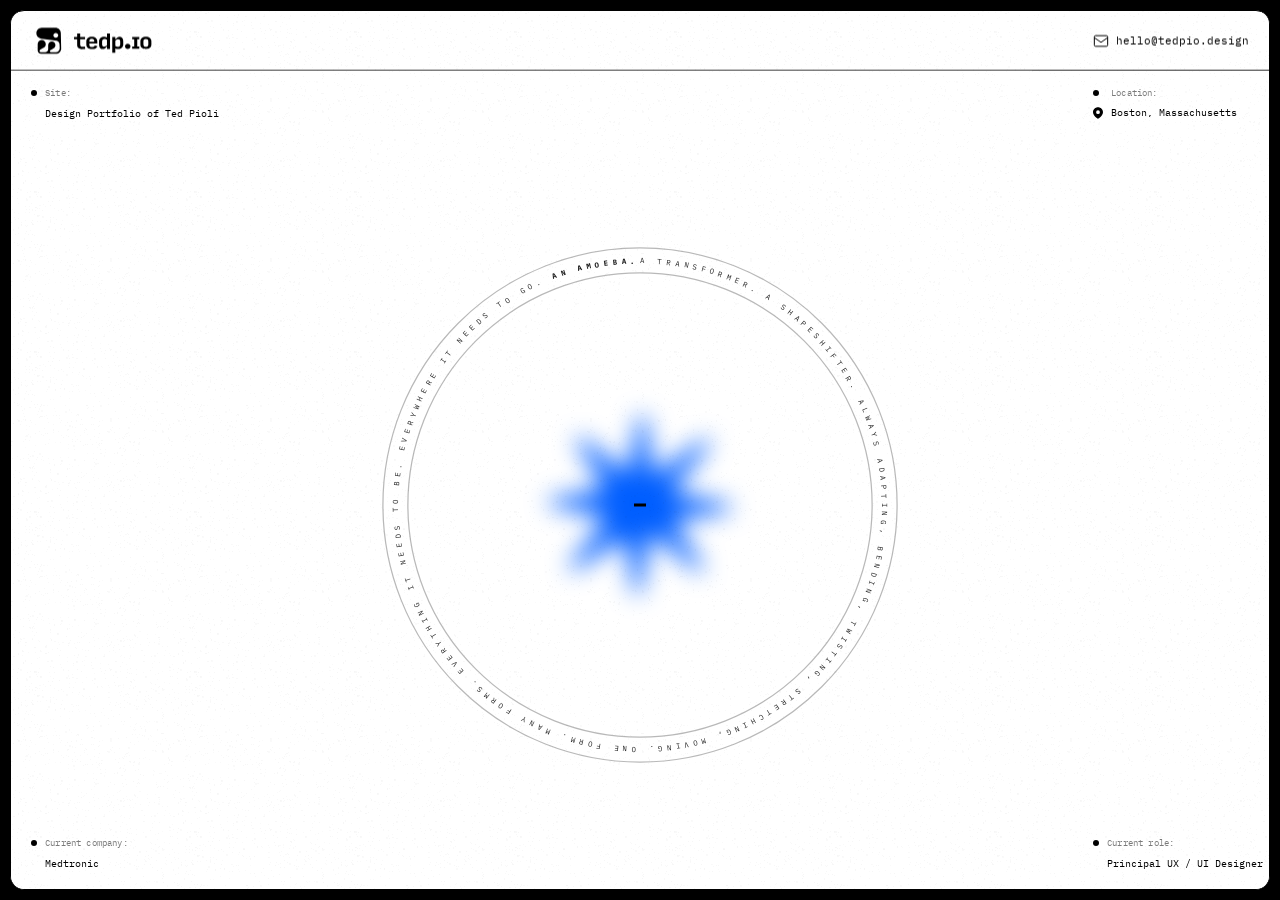
<file: index.html>
<!DOCTYPE html>
<html lang="en" data-theme="light">
  <head>
    <meta charset="UTF-8" />
    <meta name="viewport" content="width=device-width, initial-scale=1.0, viewport-fit=cover" />
    <title>tedp.io</title>
    <link rel="preconnect" href="https://fonts.googleapis.com" />
    <link rel="preconnect" href="https://fonts.gstatic.com" crossorigin />
    <link
      href="https://fonts.googleapis.com/css2?family=IBM+Plex+Mono:wght@300;400;500;700&display=swap"
      rel="stylesheet"
    />
    <link rel="stylesheet" href="styles.css?v=20260729sticky-title-track-v2" />
    <script src="theme-init.js?v=20250707cleanup-v1"></script>
  </head>
  <body class="landing-page is-bottom-banner-hidden">
    <script>
      document.documentElement.classList.add('is-landing-intro-pending');
      document.body.classList.add('is-landing-intro-pending');
    </script>
    <div class="cursor-dot" id="cursor-dot" aria-hidden="true">
      <span class="cursor-dot-label text-label">Copy</span>
    </div>

    <div class="page-wrapper">
      <div class="app">
        <button
          type="button"
          class="landing-starburst-close header-shade-close"
          id="landing-starburst-close"
          hidden
          aria-hidden="true"
          aria-label="Close sunburst"
        >
          <svg width="14" height="14" viewBox="0 0 14 14" fill="none" stroke="currentColor" stroke-width="1.5" aria-hidden="true">
            <path d="M2 2l10 10M12 2L2 12" stroke-linecap="round" />
          </svg>
        </button>

        <div class="header-shell" id="header-shell">
          <header class="header">
            <span class="landing-logo" aria-hidden="true">
              <span class="logo-stack" aria-hidden="true">
                <span class="logo-icon-wrap">
                  <span class="logo-icon-bg" aria-hidden="true"></span>
                  <img
                    class="logo-part logo-part--icon-mark"
                    src="assets/logo icon static.svg?v=20250707logo-revert-v1"
                    alt=""
                    width="44"
                    height="44"
                    decoding="async"
                  />
                </span>
                <img
                  class="logo-part logo-part--wordmark"
                  src="assets/logo text.svg"
                  alt=""
                  width="96"
                  height="25"
                  decoding="async"
                />
              </span>
            </span>
            <div class="header-right">
              <a
                href="#"
                class="email-link"
                id="email-link"
                data-email="hello@tedpio.design"
              >
                <span class="email-link-icon" aria-hidden="true">
                  <svg class="email-icon email-icon--mail" width="14" height="14" viewBox="0 0 24 24" fill="none" stroke="currentColor" stroke-width="1.5">
                    <rect x="2" y="4" width="20" height="16" rx="2"/>
                    <path d="M2 7l10 7 10-7"/>
                  </svg>
                  <svg class="email-icon email-icon--copy" width="14" height="14" viewBox="0 0 24 24" fill="none" stroke="currentColor" stroke-width="1.5">
                    <rect x="9" y="9" width="13" height="13" rx="2"/>
                    <path d="M5 15H4a2 2 0 01-2-2V4a2 2 0 012-2h9a2 2 0 012 2v1"/>
                  </svg>
                  <svg class="email-icon email-icon--check" width="14" height="14" viewBox="0 0 24 24" fill="none" stroke="currentColor" stroke-width="1.5">
                    <polyline points="20 6 9 17 4 12"/>
                  </svg>
                </span>
                <span class="email-link-text text-ui-sm" aria-live="polite">hello@tedpio.design</span>
              </a>
              <div class="avatar">
                <img src="assets/avatar.png" alt="Profile" width="39" height="39" decoding="async" />
              </div>
            </div>
          </header>
        </div>

        <main class="landing" aria-label="Enter portfolio">
          <div class="landing-meta landing-meta--top">
            <div class="landing-meta-column landing-meta-column--left">
              <div class="meta-item landing-meta-item landing-meta-item--left">
                <div class="meta-label-row">
                  <span class="meta-dot"></span>
                  <span class="text-label meta-label">Site</span>
                </div>
                <span class="text-caption meta-value">Design Portfolio of Ted Pioli</span>
              </div>
            </div>
            <div class="landing-meta-column landing-meta-column--right">
              <div class="meta-item landing-meta-item landing-meta-item--right landing-meta-item--location">
                <div class="meta-label-row">
                  <span class="meta-dot"></span>
                  <span class="text-label meta-label">Location</span>
                </div>
                <span class="landing-meta-location-icon" aria-hidden="true">
                  <svg width="10" height="12" viewBox="0 0 12 14" aria-hidden="true">
                    <path fill="currentColor" d="M6 0C2.69 0 0 2.69 0 6c0 4.2 6 8 6 8s6-3.8 6-8c0-3.31-2.69-6-6-6zm0 8.25a2.25 2.25 0 1 1 0-4.5 2.25 2.25 0 0 1 0 4.5z"/>
                  </svg>
                </span>
                <span class="text-caption meta-value landing-meta-value--location">Boston, Massachusetts</span>
              </div>
            </div>
          </div>

          <div class="landing-hero">
            <div class="landing-orbit" aria-hidden="true">
              <svg class="landing-orbit-svg" viewBox="0 0 500 500" xmlns="http://www.w3.org/2000/svg">
                <circle class="landing-orbit-ring landing-orbit-ring--outer" cx="250" cy="250" r="206" />
                <circle class="landing-orbit-ring landing-orbit-ring--inner" cx="250" cy="250" r="186" />
                <defs>
                  <path
                    id="landing-orbit-text-path"
                    d="M 250,250 m 0,-196 a 196,196 0 1,1 0,392 a 196,196 0 1,1 0,-392"
                  />
                </defs>
                <g class="landing-orbit-text-rotator">
                  <text class="landing-orbit-text" dominant-baseline="central">
                    <textPath href="#landing-orbit-text-path" startOffset="0%" dominant-baseline="central">A transformer. A shapeshifter. Always adapting, bending, twisting, stretching, moving. One form. Many forms. Everything it needs to be. Everywhere it needs to go. <tspan class="landing-orbit-text-bold">An Amoeba.&#160;</tspan></textPath>
                  </text>
                </g>
              </svg>
            </div>

            <a href="home.html" class="landing-starburst-link" id="landing-starburst-link" aria-label="Launch portfolio">
              <span class="landing-starburst-stage">
                <span class="landing-starburst-stack">
                  <span class="landing-starburst-fill" aria-hidden="true"></span>
                  <svg
                    class="landing-starburst"
                    viewBox="0 0 182 182"
                    width="182"
                    height="182"
                    aria-hidden="true"
                    focusable="false"
                  >
                    <path
                      class="landing-starburst-path"
                      fill="#005EFF"
                      d="M98.8075 2.67415C100.027 -1.40784 106.029 -0.60662 106.135 3.6522L107.427 55.6964C107.496 58.4888 110.489 60.2239 112.947 58.8966L158.754 34.1573C162.502 32.1329 166.18 36.9441 163.243 40.0303L127.356 77.7447C125.431 79.7682 126.32 83.1114 128.996 83.9107L178.88 98.8075C182.962 100.027 182.161 106.029 177.902 106.135L125.858 107.427C123.065 107.496 121.33 110.489 122.657 112.947L147.397 158.754C149.421 162.502 144.61 166.18 141.524 163.243L103.809 127.356C101.786 125.431 98.4425 126.32 97.6433 128.996L82.7465 178.88C81.5274 182.962 75.5246 182.161 75.4189 177.902L74.1269 125.858C74.0576 123.065 71.0647 121.33 68.607 122.657L22.8004 147.397C19.052 149.421 15.374 144.61 18.3106 141.524L54.1979 103.809C56.1234 101.786 55.234 98.4425 52.5576 97.6433L2.67415 82.7465C-1.40784 81.5274 -0.60662 75.5246 3.6522 75.4189L55.6964 74.1269C58.4888 74.0576 60.2239 71.0647 58.8966 68.607L34.1573 22.8004C32.1329 19.052 36.9441 15.374 40.0303 18.3106L77.7447 54.1979C79.7682 56.1234 83.1114 55.234 83.9107 52.5576L98.8075 2.67415Z"
                    />
                  </svg>
                </span>
                <span class="landing-center-ui">
                  <span class="landing-terminal-cursor landing-terminal-cursor--idle" aria-hidden="true"></span>
                  <span class="landing-launch-btn">
                    <span class="landing-launch-btn-label">Launch Portfolio</span><span class="landing-terminal-cursor landing-terminal-cursor--inline" aria-hidden="true"></span>
                  </span>
                </span>
              </span>
            </a>
          </div>

          <div class="landing-meta landing-meta--bottom">
            <div class="landing-meta-column landing-meta-column--left">
              <div class="meta-item landing-meta-item landing-meta-item--left">
                <div class="meta-label-row">
                  <span class="meta-dot"></span>
                  <span class="text-label meta-label">Current company</span>
                </div>
                <span class="text-caption meta-value">Medtronic</span>
              </div>
            </div>
            <div class="landing-meta-column landing-meta-column--right">
              <div class="meta-item landing-meta-item landing-meta-item--right">
                <div class="meta-label-row">
                  <span class="meta-dot"></span>
                  <span class="text-label meta-label">Current role</span>
                </div>
                <span class="text-caption meta-value">Principal UX / UI Designer</span>
              </div>
            </div>
          </div>

        </main>

        <div class="footer-shell" id="footer-shell">
          <footer class="footer">
            <div class="footer-left">
              <div class="footer-copyright-group">
                <button type="button" class="footer-copyright-btn" aria-label="Copyright">
                  <img src="assets/copyright.svg" alt="" class="footer-copyright-btn-icon" width="15" height="15" decoding="async" aria-hidden="true" />
                </button>
                <span class="text-caption text-display footer-year">2026</span>
              </div>
            </div>
            <div class="footer-right">
              <a href="#" class="text-caption footer-link footer-link--download">
                <span class="download-icon-stack" aria-hidden="true">
                  <svg class="download-icon" width="14" height="16" viewBox="0 0 14 16" fill="none" stroke="currentColor" stroke-width="1.35" stroke-linecap="round" stroke-linejoin="round">
                    <g class="download-icon__tray">
                      <path d="M1.5 12.5V15h11V12.5" />
                    </g>
                    <g class="download-icon__arrow">
                      <path d="M7 1.5v8" />
                      <path d="M4 6.5l3 3 3-3" />
                    </g>
                  </svg>
                </span>
                Resume PDF
              </a>
              <a href="#" class="text-caption footer-link footer-link--download">
                <span class="download-icon-stack" aria-hidden="true">
                  <svg class="download-icon" width="14" height="16" viewBox="0 0 14 16" fill="none" stroke="currentColor" stroke-width="1.35" stroke-linecap="round" stroke-linejoin="round">
                    <g class="download-icon__tray">
                      <path d="M1.5 12.5V15h11V12.5" />
                    </g>
                    <g class="download-icon__arrow">
                      <path d="M7 1.5v8" />
                      <path d="M4 6.5l3 3 3-3" />
                    </g>
                  </svg>
                </span>
                Capabilities Deck
              </a>
              <a href="https://www.linkedin.com/in/ted-pioli-7216509b" class="text-caption footer-link linkedin" target="_blank" rel="noopener" aria-label="LinkedIn">
                <svg width="14" height="14" viewBox="0 0 24 24" fill="currentColor">
                  <path d="M16 8a6 6 0 016 6v7h-4v-7a2 2 0 00-4 0v7h-4v-7a6 6 0 016-6zM2 9h4v12H2z"/>
                  <circle cx="4" cy="4" r="2"/>
                </svg>
              </a>
            </div>
          </footer>
        </div>

        <div class="landing-exit-curtain" id="landing-exit-curtain" hidden aria-hidden="true"></div>
      </div>
    </div>

    <div class="about-stage" id="about-stage" hidden aria-hidden="true"></div>
    <div class="copyright-stage" id="copyright-stage" hidden aria-hidden="true"></div>

    <script src="shared.js?v=20250728copyright-amoeba-v1"></script>
    <script src="fluid-ripple.js?v=20250707fluid-v1"></script>
    <script src="cursor.js?v=20260729cursor-stack-v1"></script>
    <script src="email-copy.js?v=20250707cleanup-v1"></script>
    <script src="pull-to-refresh.js?v=20250707cleanup-v1"></script>
    <script src="landing.js?v=20250728copyright-amoeba-v1"></script>
    <script src="about.js?v=20250728boldine-v1"></script>
    <script src="copyright.js?v=20260729copyright-brand-blue-v1"></script>
    <div class="site-grain" aria-hidden="true">
      <span class="site-grain__frame"></span>
      <span class="site-grain__frame"></span>
      <span class="site-grain__frame"></span>
      <span class="site-grain__frame"></span>
    </div>
  </body>
</html>
</file>
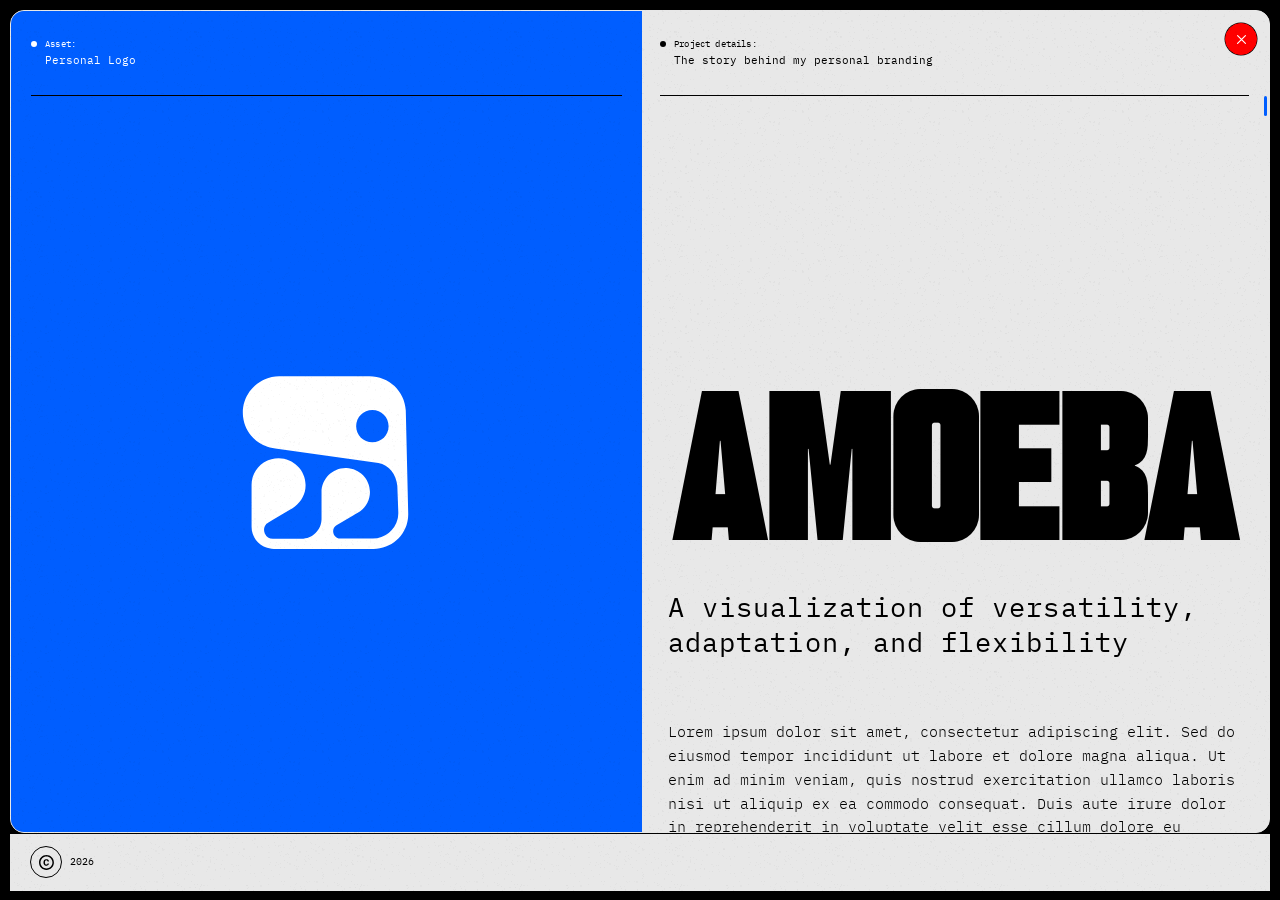
<file: about.html>
<!DOCTYPE html>
<html lang="en">
  <head>
    <meta charset="UTF-8" />
    <meta name="viewport" content="width=device-width, initial-scale=1.0, viewport-fit=cover" />
    <title>About the Logo — tedp.io</title>
    <link rel="preconnect" href="https://fonts.googleapis.com" />
    <link rel="preconnect" href="https://fonts.gstatic.com" crossorigin />
    <link
      href="https://fonts.googleapis.com/css2?family=IBM+Plex+Mono:wght@300;400;500;700&display=swap"
      rel="stylesheet"
    />
    <link rel="stylesheet" href="styles.css?v=20260729sticky-title-track-v2" />
    <script src="theme-init.js?v=20250707cleanup-v1"></script>
    <script src="entry-guard.js"></script>
  </head>
  <body class="about-page is-about-enter-pending is-about-story-layout-pending">
    <script>
      (function () {
        try {
          if (window.matchMedia('(max-width: 900px)').matches) {
            document.body.classList.remove('is-about-enter-pending');
          }
        } catch (e) {}
      })();
    </script>
    <div class="cursor-dot" id="cursor-dot" aria-hidden="true">
      <span class="cursor-dot-label text-label">Copy</span>
    </div>
    <div class="page-wrapper">
      <div class="app app--about">
        <div class="about-layout">
          <div class="about-layer about-layer--black">
            <a
              href="home.html"
              class="header-shade-close about-close about-close--content"
              aria-label="Close and return to portfolio"
            >
              <svg width="14" height="14" viewBox="0 0 14 14" fill="none" stroke="currentColor" stroke-width="1.5" aria-hidden="true">
                <path d="M2 2l10 10M12 2L2 12" stroke-linecap="round"/>
              </svg>
            </a>
            <div class="about-lockup about-lockup--right">
              <div class="meta-item">
                <div class="meta-label-row">
                  <span class="meta-dot"></span>
                  <span class="text-label meta-label">Project details</span>
                </div>
                <span class="text-ui-sm meta-value">The story behind my personal branding</span>
              </div>
            </div>

            <main class="about-panel-right" id="about-panel-right-scroll">
              <div class="project-text about-story">
                <div class="title-block about-story-title-block">
                  <h1 class="text-title project-title about-story-title">Amoeba</h1>
                  <h3 class="project-desc about-story-subhead">
                    A visualization of versatility, adaptation, and flexibility
                  </h3>
                </div>
                <div class="about-story-body">
                <p>
                  Lorem ipsum dolor sit amet, consectetur adipiscing elit. Sed do eiusmod tempor incididunt ut labore et dolore magna aliqua. Ut enim ad minim veniam, quis nostrud exercitation ullamco laboris nisi ut aliquip ex ea commodo consequat. Duis aute irure dolor in reprehenderit in voluptate velit esse cillum dolore eu fugiat nulla pariatur.
                </p>
                <p>
                  The personal mark began as a simple exercise in contrast: a geometric symbol that could hold its own at favicon scale and still feel intentional on a full-bleed slide. Early sketches explored how much personality could live inside a single silhouette before the form stopped reading as a logo and started reading as illustration.
                </p>
                <figure class="about-story-figure">
                  <div class="hero-panel">
                    <div class="hero-placeholder" role="img" aria-label="Early logo sketch exploration">
                      <svg class="hero-placeholder-icon" viewBox="0 0 24 24" fill="none" stroke="currentColor" stroke-width="1.5" aria-hidden="true">
                        <rect x="3" y="3" width="18" height="18" rx="2"/>
                        <circle cx="8.5" cy="8.5" r="1.5"/>
                        <path d="M21 15l-5-5L5 21"/>
                      </svg>
                    </div>
                  </div>
                </figure>
                <p>
                  Color was the second decision. Blue became the anchor because it already carried meaning across the portfolio — a signal of clarity, systems thinking, and the calm required to work inside complex product environments. The mark needed to feel native to that world rather than bolted on as decoration.
                </p>
                <p>
                  Typography followed structure. The wordmark was kept minimal so the symbol could lead in constrained spaces: browser tabs, app chrome, export sheets, and presentation covers. When the two appear together, the hierarchy is deliberate — icon first, name second, always with enough breathing room to avoid crowding.
                </p>
                <figure class="about-story-figure">
                  <div class="hero-panel">
                    <div class="hero-placeholder" role="img" aria-label="Mark scale comparison across surfaces">
                      <svg class="hero-placeholder-icon" viewBox="0 0 24 24" fill="none" stroke="currentColor" stroke-width="1.5" aria-hidden="true">
                        <rect x="3" y="3" width="18" height="18" rx="2"/>
                        <circle cx="8.5" cy="8.5" r="1.5"/>
                        <path d="M21 15l-5-5L5 21"/>
                      </svg>
                    </div>
                  </div>
                </figure>
                <p>
                  Texture entered later. Grain and soft noise were added to keep the brand from feeling overly clinical. The portfolio is full of precise interfaces; the identity needed a human counterweight — something that suggested craft, iteration, and the imperfect process behind polished outcomes.
                </p>
                <p>
                  Application rules stayed intentionally light. The logo should work on dark fields, saturated brand blue, and neutral paper-like backgrounds without requiring a separate system for every edge case. That flexibility mattered more than a large matrix of locked variants.
                </p>
                <figure class="about-story-figure">
                  <div class="hero-panel">
                    <div class="hero-placeholder" role="img" aria-label="Logo applied across portfolio surfaces">
                      <svg class="hero-placeholder-icon" viewBox="0 0 24 24" fill="none" stroke="currentColor" stroke-width="1.5" aria-hidden="true">
                        <rect x="3" y="3" width="18" height="18" rx="2"/>
                        <circle cx="8.5" cy="8.5" r="1.5"/>
                        <path d="M21 15l-5-5L5 21"/>
                      </svg>
                    </div>
                  </div>
                </figure>
                <p>
                  In practice, the mark functions as a signature rather than a campaign device. It appears where ownership matters: case study headers, contact surfaces, exported artifacts, and the quiet moments between projects when the site is simply waiting for the next piece of work.
                </p>
                <p>
                  The collaboration that produced the final form pushed the symbol toward something more legible at small sizes without sanding away its character. Review sessions focused on silhouette clarity, stroke weight, and how the mark sat beside project titles in the portfolio grid.
                </p>
                <p>
                  Versioning stayed lightweight. Rather than a large family of colorways, the system relies on a single primary mark, a reversed treatment for dark fields, and clear minimum-size guidance. That restraint keeps the identity easy to apply inside a site that already carries a lot of visual information.
                </p>
                <figure class="about-story-figure">
                  <div class="hero-panel">
                    <div class="hero-placeholder" role="img" aria-label="Final mark construction and spacing notes">
                      <svg class="hero-placeholder-icon" viewBox="0 0 24 24" fill="none" stroke="currentColor" stroke-width="1.5" aria-hidden="true">
                        <rect x="3" y="3" width="18" height="18" rx="2"/>
                        <circle cx="8.5" cy="8.5" r="1.5"/>
                        <path d="M21 15l-5-5L5 21"/>
                      </svg>
                    </div>
                  </div>
                </figure>
                <p>
                  Motion was considered but kept subtle. The static mark remains the default everywhere, while animation appears only where it reinforces orientation — page entry, overlay transitions, and small hover states that echo the portfolio’s existing interaction language.
                </p>
                <p>
                  The result is a compact identity system built for a working portfolio — recognizable, adaptable, and honest about its role. It does not try to dominate the work on display. It orients the viewer, names the practice, and gets out of the way.
                </p>
                <div class="about-story-signature" aria-hidden="true">
                  <img
                    class="about-story-signature-mark"
                    src="assets/about-signature-placeholder.svg"
                    alt=""
                    width="280"
                    height="72"
                    decoding="async"
                  />
                </div>
                </div>
              </div>
            </main>

          </div>

          <div class="about-layer about-layer--blue">
            <a
              href="home.html"
              class="header-shade-close about-close about-close--hero"
              aria-label="Close and return to portfolio"
            >
              <svg width="14" height="14" viewBox="0 0 14 14" fill="none" stroke="currentColor" stroke-width="1.5" aria-hidden="true">
                <path d="M2 2l10 10M12 2L2 12" stroke-linecap="round"/>
              </svg>
            </a>
            <div class="about-lockup about-lockup--left">
              <div class="meta-item">
                <div class="meta-label-row">
                  <span class="meta-dot"></span>
                  <span class="text-label meta-label">Asset</span>
                </div>
                <span class="text-ui-sm meta-value">Personal Logo</span>
              </div>
            </div>

            <aside class="about-panel-left" aria-label="About the logo">
              <div class="about-left-frame">
                <img
                  class="about-logo-mark"
                  src="assets/logo icon static.svg?v=20250707logo-revert-v1"
                  alt=""
                  width="220"
                  height="220"
                  decoding="async"
                />
              </div>
            </aside>

          </div>
        </div>
      </div>

      <div class="footer-shell" id="footer-shell">
        <footer class="footer">
          <div class="footer-left">
            <div class="footer-copyright-group">
              <button type="button" class="footer-copyright-btn" aria-label="Copyright">
                <img src="assets/copyright.svg" alt="" class="footer-copyright-btn-icon" width="15" height="15" decoding="async" aria-hidden="true" />
              </button>
              <span class="text-caption text-display footer-year">2026</span>
            </div>
          </div>
        </footer>
      </div>
    </div>

    <div class="copyright-stage" id="copyright-stage" hidden aria-hidden="true"></div>

    <script src="shared.js?v=20250728copyright-amoeba-v1"></script>
    <script src="fluid-ripple.js?v=20250707fluid-v1"></script>
    <script src="cursor.js?v=20260729cursor-stack-v1"></script>
    <script src="scrollbar.js"></script>
    <script src="pull-to-refresh.js?v=20250707cleanup-v1"></script>
    <script src="about.js?v=20250728boldine-v1"></script>
    <script src="copyright.js?v=20260729copyright-brand-blue-v1"></script>
    <div class="site-grain" aria-hidden="true">
      <span class="site-grain__frame"></span>
      <span class="site-grain__frame"></span>
      <span class="site-grain__frame"></span>
      <span class="site-grain__frame"></span>
    </div>
  </body>
</html>
</file>
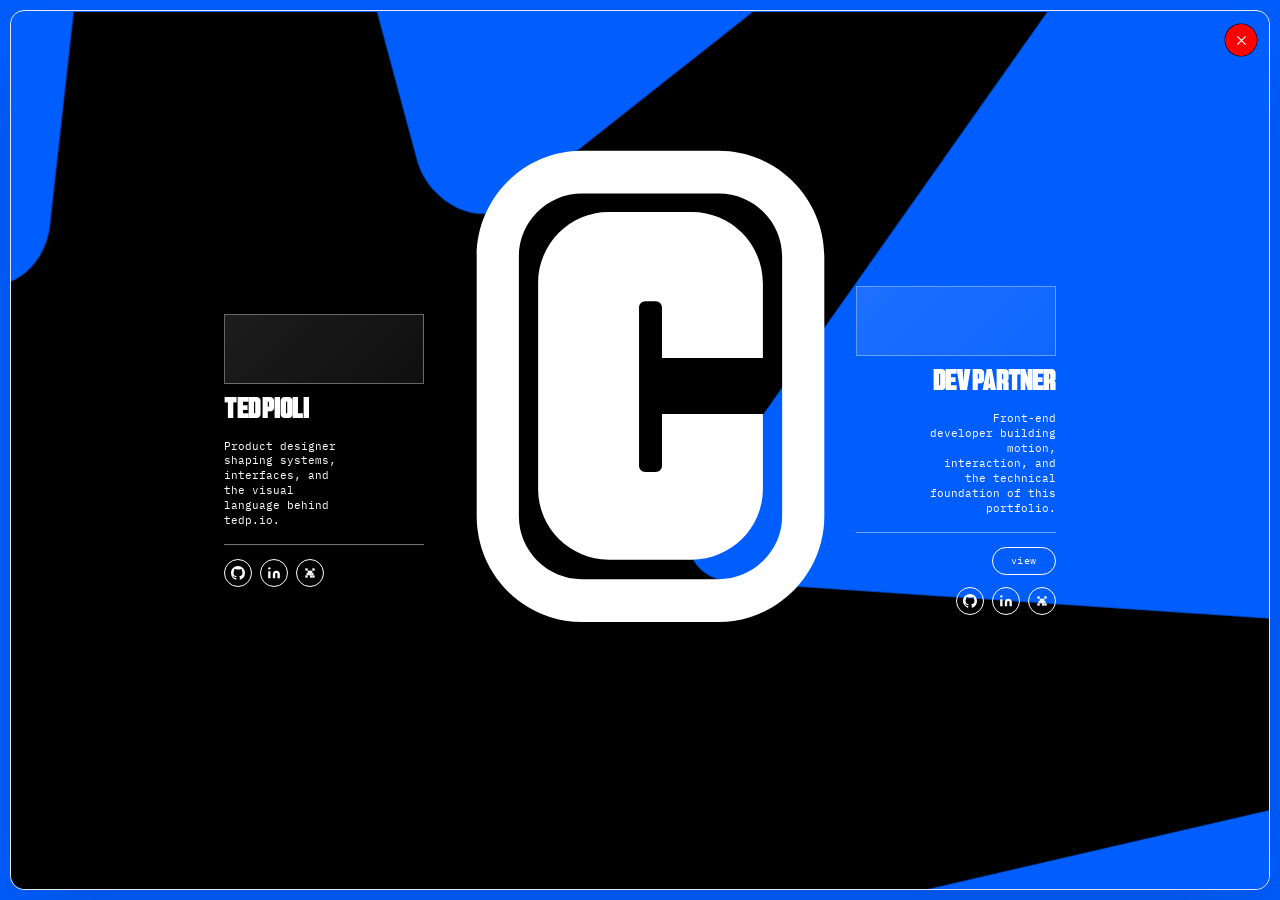
<file: copyright.html>
<!DOCTYPE html>
<html lang="en">
  <head>
    <meta charset="UTF-8" />
    <meta name="viewport" content="width=device-width, initial-scale=1.0, viewport-fit=cover" />
    <title>Copyright — tedp.io</title>
    <link rel="preconnect" href="https://fonts.googleapis.com" />
    <link rel="preconnect" href="https://fonts.gstatic.com" crossorigin />
    <link
      href="https://fonts.googleapis.com/css2?family=IBM+Plex+Mono:wght@300;400;500;700&display=swap"
      rel="stylesheet"
    />
    <link rel="stylesheet" href="styles.css?v=20260729sticky-title-track-v2" />
    <script src="theme-init.js?v=20250707cleanup-v1"></script>
    <script src="entry-guard.js"></script>
  </head>
  <body class="copyright-page is-copyright-enter-pending">
    <div class="cursor-dot" id="cursor-dot" aria-hidden="true">
      <span class="cursor-dot-label text-label">Copy</span>
    </div>
    <div class="page-wrapper">
      <div class="app app--copyright">
        <div class="copyright-layout">
          <div class="copyright-curtain" aria-hidden="true"></div>
          <div class="copyright-frame">
            <div class="copyright-bg" aria-hidden="true">
              <div class="copyright-amoeba" aria-hidden="true">
                <svg
                  class="copyright-amoeba-svg"
                  viewBox="0 0 182 182"
                  width="182"
                  height="182"
                  focusable="false"
                >
                  <path
                    class="copyright-amoeba-path"
                    fill="#000000"
                    fill-opacity="1"
                    d="M98.8075 2.67415C100.027 -1.40784 106.029 -0.60662 106.135 3.6522L107.427 55.6964C107.496 58.4888 110.489 60.2239 112.947 58.8966L158.754 34.1573C162.502 32.1329 166.18 36.9441 163.243 40.0303L127.356 77.7447C125.431 79.7682 126.32 83.1114 128.996 83.9107L178.88 98.8075C182.962 100.027 182.161 106.029 177.902 106.135L125.858 107.427C123.065 107.496 121.33 110.489 122.657 112.947L147.397 158.754C149.421 162.502 144.61 166.18 141.524 163.243L103.809 127.356C101.786 125.431 98.4425 126.32 97.6433 128.996L82.7465 178.88C81.5274 182.962 75.5246 182.161 75.4189 177.902L74.1269 125.858C74.0576 123.065 71.0647 121.33 68.607 122.657L22.8004 147.397C19.052 149.421 15.374 144.61 18.3106 141.524L54.1979 103.809C56.1234 101.786 55.234 98.4425 52.5576 97.6433L2.67415 82.7465C-1.40784 81.5274 -0.60662 75.5246 3.6522 75.4189L55.6964 74.1269C58.4888 74.0576 60.2239 71.0647 58.8966 68.607L34.1573 22.8004C32.1329 19.052 36.9441 15.374 40.0303 18.3106L77.7447 54.1979C79.7682 56.1234 83.1114 55.234 83.9107 52.5576L98.8075 2.67415Z"
                  />
                </svg>
              </div>
            </div>

            <button
              type="button"
              class="header-shade-close copyright-close"
              aria-label="Close copyright"
            >
              <svg width="14" height="14" viewBox="0 0 14 14" fill="none" stroke="currentColor" stroke-width="1.5" aria-hidden="true">
                <path d="M2 2l10 10M12 2L2 12" stroke-linecap="round"/>
              </svg>
            </button>

            <div class="copyright-stage-inner">
              <aside class="copyright-panel copyright-panel--designer" aria-label="Designer">
                <div class="copyright-panel-image" role="img" aria-label="Designer portrait placeholder"></div>
                <h2 class="copyright-panel-name">Ted Pioli</h2>
                <p class="text-ui-sm copyright-panel-desc">
                  Product designer shaping systems, interfaces, and the visual language behind tedp.io.
                </p>
                <hr class="copyright-panel-rule" />
                <div class="copyright-social">
                  <a href="#" class="copyright-social-btn" aria-label="GitHub">
                    <svg width="14" height="14" viewBox="0 0 24 24" fill="currentColor" aria-hidden="true">
                      <path d="M12 0C5.37 0 0 5.37 0 12c0 5.31 3.435 9.795 8.205 11.385.6.105.825-.255.825-.57 0-.285-.015-1.23-.015-2.235-3.015.555-3.795-.735-4.035-1.395-.135-.345-.72-1.395-1.23-1.695-.42-.225-1.02-.78-.015-.795.945-.015 1.62.87 1.845 1.23 1.08 1.815 2.805 1.305 3.495.99.105-.78.42-1.305.765-1.605-2.67-.3-5.46-1.335-5.46-5.925 0-1.305.465-2.385 1.23-3.225-.12-.3-.54-1.53.12-3.18 0 0 1.005-.315 3.3 1.23.96-.27 1.98-.405 3-.405s2.04.135 3 .405c2.295-1.56 3.3-1.23 3.3-1.23.66 1.65.24 2.88.12 3.18.765.84 1.23 1.905 1.23 3.225 0 4.605-2.805 5.625-5.475 5.925.435.375.81 1.095.81 2.22 0 1.605-.015 2.895-.015 3.3 0 .315.225.69.825.57A12.02 12.02 0 0024 12c0-6.63-5.37-12-12-12z"/>
                    </svg>
                  </a>
                  <a href="https://www.linkedin.com/in/ted-pioli-7216509b" class="copyright-social-btn" target="_blank" rel="noopener" aria-label="LinkedIn">
                    <svg width="14" height="14" viewBox="0 0 24 24" fill="currentColor" aria-hidden="true">
                      <path d="M16 8a6 6 0 016 6v7h-4v-7a2 2 0 00-4 0v7h-4v-7a6 6 0 016-6zM2 9h4v12H2z"/>
                      <circle cx="4" cy="4" r="2"/>
                    </svg>
                  </a>
                  <a href="#" class="copyright-social-btn" aria-label="Space Invader">
                    <svg width="14" height="14" viewBox="0 0 24 24" fill="currentColor" aria-hidden="true">
                      <rect x="4" y="4" width="4" height="4"/>
                      <rect x="16" y="4" width="4" height="4"/>
                      <rect x="8" y="8" width="4" height="4"/>
                      <rect x="12" y="8" width="4" height="4"/>
                      <rect x="6" y="12" width="4" height="4"/>
                      <rect x="10" y="12" width="4" height="4"/>
                      <rect x="14" y="12" width="4" height="4"/>
                      <rect x="4" y="16" width="4" height="4"/>
                      <rect x="12" y="16" width="4" height="4"/>
                      <rect x="16" y="16" width="4" height="4"/>
                    </svg>
                  </a>
                </div>
              </aside>

              <div class="copyright-symbol-wrap" aria-hidden="true">
                <span class="copyright-symbol">©</span>
              </div>

              <aside class="copyright-panel copyright-panel--developer" aria-label="Developer">
                <div class="copyright-panel-image" role="img" aria-label="Developer portrait placeholder"></div>
                <h2 class="copyright-panel-name">Dev Partner</h2>
                <p class="text-ui-sm copyright-panel-desc">
                  Front-end developer building motion, interaction, and the technical foundation of this portfolio.
                </p>
                <hr class="copyright-panel-rule" />
                <a href="#" class="copyright-view-btn text-caption">view</a>
                <div class="copyright-social">
                  <a href="#" class="copyright-social-btn" aria-label="GitHub">
                    <svg width="14" height="14" viewBox="0 0 24 24" fill="currentColor" aria-hidden="true">
                      <path d="M12 0C5.37 0 0 5.37 0 12c0 5.31 3.435 9.795 8.205 11.385.6.105.825-.255.825-.57 0-.285-.015-1.23-.015-2.235-3.015.555-3.795-.735-4.035-1.395-.135-.345-.72-1.395-1.23-1.695-.42-.225-1.02-.78-.015-.795.945-.015 1.62.87 1.845 1.23 1.08 1.815 2.805 1.305 3.495.99.105-.78.42-1.305.765-1.605-2.67-.3-5.46-1.335-5.46-5.925 0-1.305.465-2.385 1.23-3.225-.12-.3-.54-1.53.12-3.18 0 0 1.005-.315 3.3 1.23.96-.27 1.98-.405 3-.405s2.04.135 3 .405c2.295-1.56 3.3-1.23 3.3-1.23.66 1.65.24 2.88.12 3.18.765.84 1.23 1.905 1.23 3.225 0 4.605-2.805 5.625-5.475 5.925.435.375.81 1.095.81 2.22 0 1.605-.015 2.895-.015 3.3 0 .315.225.69.825.57A12.02 12.02 0 0024 12c0-6.63-5.37-12-12-12z"/>
                    </svg>
                  </a>
                  <a href="#" class="copyright-social-btn" aria-label="LinkedIn">
                    <svg width="14" height="14" viewBox="0 0 24 24" fill="currentColor" aria-hidden="true">
                      <path d="M16 8a6 6 0 016 6v7h-4v-7a2 2 0 00-4 0v7h-4v-7a6 6 0 016-6zM2 9h4v12H2z"/>
                      <circle cx="4" cy="4" r="2"/>
                    </svg>
                  </a>
                  <a href="#" class="copyright-social-btn" aria-label="Space Invader">
                    <svg width="14" height="14" viewBox="0 0 24 24" fill="currentColor" aria-hidden="true">
                      <rect x="4" y="4" width="4" height="4"/>
                      <rect x="16" y="4" width="4" height="4"/>
                      <rect x="8" y="8" width="4" height="4"/>
                      <rect x="12" y="8" width="4" height="4"/>
                      <rect x="6" y="12" width="4" height="4"/>
                      <rect x="10" y="12" width="4" height="4"/>
                      <rect x="14" y="12" width="4" height="4"/>
                      <rect x="4" y="16" width="4" height="4"/>
                      <rect x="12" y="16" width="4" height="4"/>
                      <rect x="16" y="16" width="4" height="4"/>
                    </svg>
                  </a>
                </div>
              </aside>
            </div>
          </div>
        </div>
      </div>
    </div>

    <script src="shared.js?v=20250728copyright-amoeba-v1"></script>
    <script src="cursor.js?v=20260729cursor-stack-v1"></script>
    <script src="copyright.js?v=20260729copyright-brand-blue-v1"></script>
  </body>
</html>
</file>
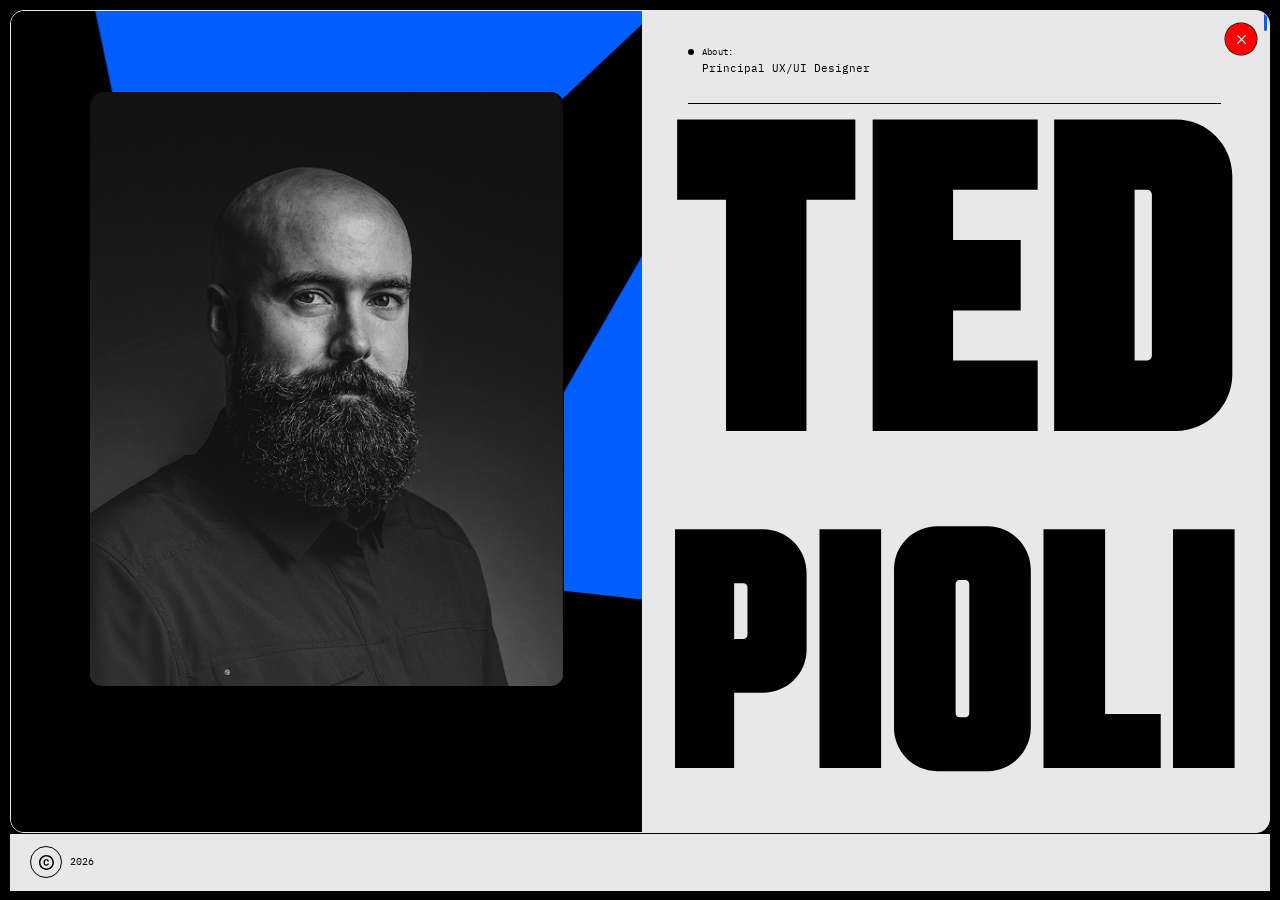
<file: profile.html>
<!DOCTYPE html>
<html lang="en">
  <head>
    <meta charset="UTF-8" />
    <meta name="viewport" content="width=device-width, initial-scale=1.0, viewport-fit=cover" />
    <title>About — tedp.io</title>
    <link rel="preconnect" href="https://fonts.googleapis.com" />
    <link rel="preconnect" href="https://fonts.gstatic.com" crossorigin />
    <link
      href="https://fonts.googleapis.com/css2?family=IBM+Plex+Mono:wght@300;400;500;700&display=swap"
      rel="stylesheet"
    />
    <link rel="stylesheet" href="styles.css?v=20260729sticky-title-track-v2" />
    <script src="theme-init.js?v=20250707cleanup-v1"></script>
    <script src="entry-guard.js"></script>
  </head>
  <body class="profile-page is-profile-enter-pending">
    <script>
      (function () {
        try {
          if (window.matchMedia('(max-width: 900px)').matches) {
            document.body.classList.remove('is-profile-enter-pending');
          }
        } catch (e) {}
      })();
    </script>
    <div class="cursor-dot" id="cursor-dot" aria-hidden="true">
      <span class="cursor-dot-label text-label">Copy</span>
    </div>
    <div class="page-wrapper">
      <div class="app app--profile">
        <div class="profile-layout profile-layout--from-right">
          <div class="profile-layer profile-layer--black">
            <a
              href="home.html"
              class="header-shade-close profile-close profile-close--content"
              aria-label="Close and return to portfolio"
            >
              <svg width="14" height="14" viewBox="0 0 14 14" fill="none" stroke="currentColor" stroke-width="1.5" aria-hidden="true">
                <path d="M2 2l10 10M12 2L2 12" stroke-linecap="round"/>
              </svg>
            </a>
            <main class="profile-panel-right" id="profile-panel-right-scroll">
              <div class="profile-content">
                <div class="profile-lockup profile-lockup--right">
                  <div class="meta-item">
                    <div class="meta-label-row">
                      <span class="meta-dot"></span>
                      <span class="text-label meta-label">About</span>
                    </div>
                    <span class="text-ui-sm meta-value">Principal UX/UI Designer</span>
                  </div>
                </div>

                <h1
                  class="text-title project-title profile-name"
                  data-title-source="Ted Pioli"
                  aria-label="Ted Pioli"
                >
                  <span class="project-title-line">
                    <span class="project-title-line__text" aria-hidden="true">TED</span>
                  </span>
                  <span class="project-title-line">
                    <span class="project-title-line__text" aria-hidden="true">PIOLI</span>
                  </span>
                </h1>

                <div class="profile-rule" aria-hidden="true"></div>

                <div class="profile-meta-list metadata-row metadata-row--full">
                  <div class="meta-item">
                    <div class="meta-label-row">
                      <span class="meta-dot"></span>
                      <span class="text-label meta-label">Current Title</span>
                    </div>
                    <span class="text-ui-sm meta-value">Principal UX/UI Designer</span>
                  </div>
                  <div class="meta-item">
                    <div class="meta-label-row">
                      <span class="meta-dot"></span>
                      <span class="text-label meta-label">Current Company</span>
                    </div>
                    <span class="text-ui-sm meta-value">Medtronic | Altera™</span>
                  </div>
                  <div class="meta-item">
                    <div class="meta-label-row">
                      <span class="meta-dot"></span>
                      <span class="text-label meta-label">Industry</span>
                    </div>
                    <span class="text-ui-sm meta-value">Med-tech | Cardiovascular | Robotics</span>
                  </div>
                  <div class="meta-item">
                    <div class="meta-label-row">
                      <span class="meta-dot"></span>
                      <span class="text-label meta-label" id="profile-skills-heading">Skills / Services</span>
                    </div>
                    <div class="meta-value profile-skill-values">
                      <ul class="profile-skill-list">
                        <li>UX / UI Design</li>
                        <li>Branding</li>
                        <li>Visual Design</li>
                        <li>Packaging Systems</li>
                        <li>Embedded UIs</li>
                        <li>Photography</li>
                      </ul>
                    </div>
                  </div>
                  <div class="meta-item">
                    <div class="meta-label-row">
                      <span class="meta-dot"></span>
                      <span class="text-label meta-label" id="profile-focus-heading">Focus</span>
                    </div>
                    <div class="meta-value profile-skill-values">
                      <ul class="profile-skill-list profile-skill-list--focus">
                        <li>Emerging Technology</li>
                        <li>Med-tech</li>
                        <li>Complex Tooling</li>
                      </ul>
                    </div>
                  </div>
                  <div class="meta-item meta-item--patent">
                    <div class="meta-label-row">
                      <span class="meta-patent-icon" aria-hidden="true">
                        <span class="meta-patent-mark">
                          <span class="meta-patent-mark-frame" aria-hidden="true"></span>
                          <img
                            class="meta-patent-mark-icon"
                            src="assets/patent%20icon.svg"
                            alt=""
                            width="34"
                            height="34"
                            decoding="async"
                          />
                        </span>
                      </span>
                      <span class="text-label meta-label" id="profile-patent-heading">Patent</span>
                    </div>
                    <div class="meta-value meta-value--patent">
                      <p class="meta-patent-id">WO2024097162A1</p>
                      <p class="text-ui-sm meta-patent-desc">
                        Systems Including A Graphical User Interface For A Surgical Robotic System
                      </p>
                    </div>
                  </div>
                  <div class="meta-item">
                    <div class="meta-label-row">
                      <span class="meta-dot"></span>
                      <span class="text-label meta-label">Email</span>
                    </div>
                    <a
                      href="#"
                      class="text-ui-sm meta-value email-link profile-meta-link"
                      data-email="hello@tedpio.design"
                    >
                      <span class="email-link-text" aria-live="polite">hello@tedpio.design</span>
                    </a>
                  </div>
                  <div class="meta-item">
                    <div class="meta-label-row">
                      <span class="meta-dot"></span>
                      <span class="text-label meta-label">Resume</span>
                    </div>
                    <a href="#" class="text-ui-sm meta-value profile-meta-link profile-meta-link--download">Resume PDF</a>
                  </div>
                  <div class="meta-item">
                    <div class="meta-label-row">
                      <span class="meta-dot"></span>
                      <span class="text-label meta-label">Capabilities Deck</span>
                    </div>
                    <a href="#" class="text-ui-sm meta-value profile-meta-link profile-meta-link--download">Capabilities Deck</a>
                  </div>
                </div>

                <div class="profile-rule" aria-hidden="true"></div>

                <section class="profile-story" aria-label="Biography">
                  <section class="profile-story-chapter" id="profile-chapter-summary">
                    <h2 class="profile-story-chapter-title">Summary</h2>
                    <div class="profile-story-body">
                      <p>
                        I am a principal UX/UI designer working where clinical reality, hardware constraints, and interface craft meet. The through-line is legibility under pressure — making complex systems feel oriented rather than overwhelming, whether the surface is a surgical console, a cardiovascular platform, or a brand system that has to hold together across touchpoints.
                      </p>
                      <p>
                        This portfolio is a working archive of that range. Some cases are public, others stay behind a gate. What follows is less a résumé than a set of chapters: where the work is pointed now, how I got here, and the places that shaped the practice.
                      </p>
                    </div>
                    <figure class="profile-story-photo">
                      <img
                        src="assets/drawing%20portrait.png"
                        alt="Ted Pioli sketching at a desk in a home studio"
                        width="1200"
                        height="800"
                        decoding="async"
                      />
                    </figure>
                  </section>

                  <section class="profile-story-chapter" id="profile-chapter-focus">
                    <h2 class="profile-story-chapter-title">My Current Focus</h2>
                    <div class="profile-story-body">
                      <p>
                        At Medtronic, most of my energy goes toward Altera™ and related cardiovascular programs — translating clinical constraints, engineering realities, and regulatory caution into interfaces teams can actually ship. The work is less about decoration than orientation: where am I in the procedure, what changed, and what needs attention next.
                      </p>
                      <p>
                        Emerging technology is the other half of the lens. I am most interested when a product is still finding its shape — when the design problem includes education, trust, and the slow work of making a new tool feel inevitable rather than intimidating.
                      </p>
                    </div>
                  </section>

                  <section class="profile-story-chapter" id="profile-chapter-story">
                    <h2 class="profile-story-chapter-title">My Story</h2>
                    <div class="profile-story-body">
                      <p>
                        The practice sits at the intersection of product design, visual systems, and the kind of complex tooling that only shows its value after months inside a real workflow. Most days that means surgical robotics, cardiovascular platforms, and embedded UIs that have to perform when the room is loud and the stakes are high.
                      </p>
                      <p>
                        Studio craft and in-house product work feed each other. Sketching, photography, and packaging still inform how I think about hierarchy and materiality, even when the deliverable is a screen inside an operating environment. I like projects where brand, hardware, and software have to agree.
                      </p>
                    </div>
                    <figure class="profile-story-photo profile-story-photo--texture">
                      <img
                        src="assets/about-texture.png"
                        alt="Textured studio surface with tools and paper"
                        width="1600"
                        height="1200"
                        decoding="async"
                      />
                    </figure>
                  </section>

                  <section class="profile-story-chapter" id="profile-chapter-childhood">
                    <h2 class="profile-story-chapter-title">Childhood</h2>
                    <div class="profile-story-body">
                      <p>
                        I grew up paying attention to how things were made — taking apart radios, redrawing logos from memory, and noticing when a package or sign felt confident versus careless. It was not a straight line to design school, but the habit of looking closely at objects and interfaces started early.
                      </p>
                      <p>
                        Family road trips, basement workshops, and long stretches of drawing at the kitchen table taught me that making is a form of thinking. That still shows up in how I work: sketch first, refine in context, and treat the hand as a legitimate research tool.
                      </p>
                    </div>
                    <figure class="profile-story-photo profile-story-photo--texture profile-story-photo--crop-top">
                      <img
                        src="assets/about-texture.png"
                        alt="Close view of sketchbook pages and pencils"
                        width="1600"
                        height="1200"
                        decoding="async"
                      />
                    </figure>
                  </section>

                  <section class="profile-story-chapter" id="profile-chapter-design-school">
                    <h2 class="profile-story-chapter-title">Design School</h2>
                    <div class="profile-story-body">
                      <p>
                        Formal training sharpened the instinct into a discipline: typography, systems thinking, critique culture, and the uncomfortable but useful practice of defending ideas in public. School is where packaging, identity, and interaction stopped feeling like separate hobbies and became one language.
                      </p>
                      <p>
                        The best assignments were the ones with real constraints — limited palettes, awkward formats, clients who changed their minds. That rhythm prepared me for product work more than any single class title did.
                      </p>
                    </div>
                  </section>

                  <section class="profile-story-chapter" id="profile-chapter-boston">
                    <h2 class="profile-story-chapter-title">Boston</h2>
                    <div class="profile-story-body">
                      <p>
                        Boston layered agency life, studio nights, and the density of a city that takes craft seriously. It is where client work, side projects, and long conversations about what good design owes its audience all collided — med-tech adjacent work included, long before the current role.
                      </p>
                      <p>
                        The city taught pace: fast feedback, direct critique, and the expectation that visual work should survive contact with engineering and business reality, not just a portfolio slide.
                      </p>
                    </div>
                    <figure class="profile-story-photo profile-story-photo--texture profile-story-photo--crop-center">
                      <img
                        src="assets/about-texture.png"
                        alt="Urban texture and architectural detail in Boston"
                        width="1600"
                        height="1200"
                        decoding="async"
                      />
                    </figure>
                  </section>

                  <section class="profile-story-chapter" id="profile-chapter-maynard">
                    <h2 class="profile-story-chapter-title">Maynard</h2>
                    <div class="profile-story-body">
                      <p>
                        Maynard is the quieter counterweight — studio space, slower mornings, and room to photograph, sketch, and prototype without the constant pull of a commute. It is where personal work and portfolio thinking get the time they rarely receive during a sprint.
                      </p>
                      <p>
                        If something here resonates, reach out. I am always open to thoughtful collaborations and hard problems worth solving carefully — especially when the answer has to work in the room, not just on the wall.
                      </p>
                    </div>
                  </section>
                </section>
              </div>
            </main>

          </div>

          <div class="profile-layer profile-layer--blue">
            <div class="profile-amoeba-bg" aria-hidden="true">
              <div class="profile-amoeba" aria-hidden="true">
                <svg
                  class="profile-amoeba-svg"
                  viewBox="0 0 182 182"
                  width="182"
                  height="182"
                  focusable="false"
                >
                  <path
                    class="profile-amoeba-path"
                    fill="#000000"
                    fill-opacity="1"
                    d="M98.8075 2.67415C100.027 -1.40784 106.029 -0.60662 106.135 3.6522L107.427 55.6964C107.496 58.4888 110.489 60.2239 112.947 58.8966L158.754 34.1573C162.502 32.1329 166.18 36.9441 163.243 40.0303L127.356 77.7447C125.431 79.7682 126.32 83.1114 128.996 83.9107L178.88 98.8075C182.962 100.027 182.161 106.029 177.902 106.135L125.858 107.427C123.065 107.496 121.33 110.489 122.657 112.947L147.397 158.754C149.421 162.502 144.61 166.18 141.524 163.243L103.809 127.356C101.786 125.431 98.4425 126.32 97.6433 128.996L82.7465 178.88C81.5274 182.962 75.5246 182.161 75.4189 177.902L74.1269 125.858C74.0576 123.065 71.0647 121.33 68.607 122.657L22.8004 147.397C19.052 149.421 15.374 144.61 18.3106 141.524L54.1979 103.809C56.1234 101.786 55.234 98.4425 52.5576 97.6433L2.67415 82.7465C-1.40784 81.5274 -0.60662 75.5246 3.6522 75.4189L55.6964 74.1269C58.4888 74.0576 60.2239 71.0647 58.8966 68.607L34.1573 22.8004C32.1329 19.052 36.9441 15.374 40.0303 18.3106L77.7447 54.1979C79.7682 56.1234 83.1114 55.234 83.9107 52.5576L98.8075 2.67415Z"
                  />
                </svg>
              </div>
            </div>
            <a
              href="home.html"
              class="header-shade-close profile-close profile-close--hero"
              aria-label="Close and return to portfolio"
            >
              <svg width="14" height="14" viewBox="0 0 14 14" fill="none" stroke="currentColor" stroke-width="1.5" aria-hidden="true">
                <path d="M2 2l10 10M12 2L2 12" stroke-linecap="round"/>
              </svg>
            </a>
            <aside class="profile-panel-left" aria-label="Portrait">
              <div class="profile-portrait-stack">
                <div class="profile-portrait-card">
                  <img
                    class="profile-portrait-photo"
                    src="assets/headshot%20about%20page.png"
                    alt="Portrait of Ted Pioli"
                    width="800"
                    height="1000"
                    decoding="async"
                  />
                </div>
              </div>
            </aside>
          </div>
        </div>
      </div>

      <div class="footer-shell" id="footer-shell">
        <footer class="footer">
          <div class="footer-left">
            <div class="footer-copyright-group">
              <button type="button" class="footer-copyright-btn" aria-label="Copyright">
                <img src="assets/copyright.svg" alt="" class="footer-copyright-btn-icon" width="15" height="15" decoding="async" aria-hidden="true" />
              </button>
              <span class="text-caption text-display footer-year">2026</span>
            </div>
          </div>
        </footer>
      </div>
    </div>

    <div class="copyright-stage" id="copyright-stage" hidden aria-hidden="true"></div>

    <script src="shared.js?v=20250728copyright-amoeba-v1"></script>
    <script src="fluid-ripple.js?v=20250707fluid-v1"></script>
    <script src="cursor.js?v=20260729cursor-stack-v1"></script>
    <script src="email-copy.js?v=20250707cleanup-v1"></script>
    <script src="scrollbar.js"></script>
    <script src="pull-to-refresh.js?v=20250707cleanup-v1"></script>
    <script src="profile.js?v=20260729profile-amoeba-v1"></script>
    <script src="copyright.js?v=20260729copyright-brand-blue-v1"></script>
    <div class="site-grain" aria-hidden="true">
      <span class="site-grain__frame"></span>
      <span class="site-grain__frame"></span>
      <span class="site-grain__frame"></span>
      <span class="site-grain__frame"></span>
    </div>
  </body>
</html>
</file>
<file: styles.css>
*, *::before, *::after {
  box-sizing: border-box;
  margin: 0;
  padding: 0;
}

@font-face {
  font-family: "BoldineRegular";
  src:
    url("assets/MyWebfontsKit/webFonts/BoldineRegular/font.woff2") format("woff2"),
    url("assets/MyWebfontsKit/webFonts/BoldineRegular/font.woff") format("woff");
  font-weight: 100 900;
  font-style: normal;
  font-display: swap;
}

:root {
  --bg-page: #000000;
  --bg-app: var(--bg-main);
  --bg-header: var(--bg-app);
  --bg-sidebar: var(--bg-main);
  --bg-projects-panel: var(--bg-sidebar);
  --bg-main: #e8e8e8;
  --bg-hover: rgba(0, 0, 0, 0.04);
  --border-width: 0.5px;
  --site-chrome-border-width: 1px;
  --border: rgba(0, 0, 0, 0.1);
  --border-subtle: rgba(0, 0, 0, 0.06);
  --text-primary: #000000;
  --logo-part-filter: brightness(0) saturate(100%) invert(94%) sepia(3%) saturate(13%) hue-rotate(314deg) brightness(104%) contrast(92%);
  --text-gray: #000000;
  --text-secondary: var(--text-gray);
  --text-muted: #000000;
  --meta-dot: #000000;
  --accent: #2563eb;
  --app-border: rgba(0, 0, 0, 0.06);
  --project-number-bg: rgba(0, 0, 0, 0.02);
  --project-number-border: rgba(0, 0, 0, 0.12);
  --project-number-radius: 0;
  --app-shadow: 0 32px 100px rgba(0, 0, 0, 0.12);
  --font-sans: 'IBM Plex Mono', monospace;
  --font-mono: 'IBM Plex Mono', monospace;
  --font-display: 'BoldineRegular', sans-serif;
  --font-display-tracking: -0.03em;
  --font-project-title: 'IBM Plex Mono', monospace;
  --font-project-detail-title: var(--font-display);
  --font-project-subhead: var(--font-sans);
  --font-family-sans: var(--font-sans);
  --font-family-display: var(--font-project-title);
  /* Mono scale: each step is 1pt smaller than the previous px values */
  --text-size-overline: calc(10px - 1pt);
  --text-size-caption-sm: calc(9px - 1pt);
  --text-size-caption: calc(11px - 1pt);
  --text-size-ui-sm: calc(12px - 1pt);
  --text-size-ui: calc(13px - 1pt);
  --text-size-heading: calc(12px * 1.35 - 1pt);
  --text-size-subtitle: calc(12px * 1.625 - 1pt);
  --text-size-project-subhead: calc(clamp(20px, 1.35vw + 14px, 28px) - 1pt);
  --text-leading-subhead: 1.32;
  --text-size-prose: calc(13px * 2.25 - 1pt);
  --text-size-title: calc(clamp(28px, 5vw, calc(19px * 4)) - 1pt);
  --text-size-list: calc(12px * 1.35 - 3px - 1pt);
  --text-size-list-meta: calc(10px * 1.2 - 1pt);
  --text-leading-tight: 1.1;
  --text-leading-snug: 1.15;
  --text-leading-prose: 1.35;
  --text-leading-normal: 1.4;
  --text-leading-relaxed: 1.6;
  --text-leading-loose: 1.65;
  --text-tracking-tight: -0.02em;
  --text-tracking-display: 0.03em;
  --text-tracking-label: 0.02em;
  --text-tracking-project-subhead: 0.06em;
  --text-tracking-caps: 0.12em;
  --text-weight-light: 300;
  --text-weight-regular: 400;
  --text-weight-medium: 500;
  --text-weight-bold: 700;
  --sidebar-min: 220px;
  --sidebar-width: 388px;
  --sidebar-width-default: 388px;
  --sidebar-desc-threshold: calc(var(--sidebar-width-default) * 1.3);
  --sidebar-filter-wrap-threshold: 388px;
  --sidebar-reopen-tab-width: 36px;
  --sidebar-collapsed-content-gap: 12px;
  --sidebar-desktop-duration: var(--duration-normal);
  --sidebar-panel-toggle-duration: 0.38s;
  --sidebar-panel-toggle-ease: cubic-bezier(0.34, 1.2, 0.64, 1);
  --main-inline-padding-expanded: 28px;
  --divider-color: rgba(0, 0, 0, 0.1);
  --divider-hover: rgba(0, 0, 0, 0.22);
  --brand-blue: #005eff;
  --brand-green: #00a04e;
  --cursor-size: 8px;
  --cursor-size-hover: 11px;
  --cursor-hidden: url("data:image/svg+xml,%3Csvg xmlns='http://www.w3.org/2000/svg' width='1' height='1'%3E%3C/svg%3E") 0 0, none;
  --cursor-col-resize: url("data:image/svg+xml,%3Csvg xmlns='http://www.w3.org/2000/svg' width='32' height='32' viewBox='0 0 32 32'%3E%3Crect x='15' y='8' width='2' height='16' fill='%23005eff'/%3E%3Cpath fill='%23005eff' d='M14 15v2h5v4l-6-5 6-5v4h-5z'/%3E%3Cpath fill='%23005eff' d='M18 15v2h-5v4l6-5-6-5v4h5z'/%3E%3C/svg%3E") 16 16, col-resize;
  --cursor-ns-resize: url("data:image/svg+xml,%3Csvg xmlns='http://www.w3.org/2000/svg' width='32' height='32' viewBox='0 0 32 32'%3E%3Crect x='8' y='15' width='16' height='2' fill='%23005eff'/%3E%3Cpath fill='%23005eff' d='M15 6h2v6h4l-5 5-5-5h4V6z'/%3E%3Cpath fill='%23005eff' d='M15 26h2v-6h4l-5-5-5 5h4v6z'/%3E%3C/svg%3E") 16 16, ns-resize;
  --cursor-footer-reveal-up: url("data:image/svg+xml,%3Csvg xmlns='http://www.w3.org/2000/svg' width='32' height='32' viewBox='0 0 32 32'%3E%3Cg transform='scale(1,-1) translate(0,-32)'%3E%3Crect x='8' y='15' width='16' height='2' fill='%23005eff'/%3E%3Cpath fill='%23005eff' d='M15 6h2v6h4l-5 5-5-5h4V6z'/%3E%3C/g%3E%3C/svg%3E") 16 16, pointer;
  --cursor-footer-reveal-down: url("data:image/svg+xml,%3Csvg xmlns='http://www.w3.org/2000/svg' width='32' height='32' viewBox='0 0 32 32'%3E%3Crect x='8' y='15' width='16' height='2' fill='%23005eff'/%3E%3Cpath fill='%23005eff' d='M15 6h2v6h4l-5 5-5-5h4V6z'/%3E%3C/svg%3E") 16 16, pointer;
  --project-item-hover-bg: var(--brand-blue);
  --project-item-focus-outline: color-mix(in srgb, var(--brand-blue) 50%, white);
  --project-item-pressed-bg: #004bcc;
  --project-item-highlight-gap: 3px;
  --red-close-btn-size: 28px;
  --red-close-btn-bg: #ff0000;
  --red-close-btn-hover-bg: color-mix(in srgb, #000000 16%, #ff0000);
  --red-close-btn-hover-border: color-mix(in srgb, #000000 10%, #ff0000);
  --red-close-btn-active-bg: #cc0000;
  --red-close-btn-outer-border: 0 0 0 0.5px #000000;
  --project-item-text-default: #000000;
  --project-item-text-muted: #000000;
  --project-item-text-category: #000000;
  --project-item-tag-border: #000000;
  --project-item-tag-shadow: none;
  --project-item-divider: #000000;
  --project-list-text-size: var(--text-size-list);
  --header-height: calc(52px * 1.125);
  --header-padding-inline: 20px;
  --footer-height: calc(44px * 1.125 + 8px);
  --window-padding: 10px;
  --window-radius: 14px;
  --app-inner-radius: calc(var(--window-radius) - var(--site-chrome-border-width));
  --metadata-group-radius: 14px;
  --window-border: #000000;
  --content-radius: 10px;
  --icon-size: 16px;
  --folder-icon-size: calc(var(--icon-size) * 1.5);
  --folder-icon-color: #000000;
  --ease-smooth: cubic-bezier(0.4, 0, 0.2, 1);
  --ease-soft: cubic-bezier(0.33, 1, 0.68, 1);
  --duration-fast: 0.22s;
  --duration-normal: 0.32s;
  --duration-theme: 0.5s;
  --landing-exit-duration: 0.52s;
  --landing-starburst-blur-duration: 0.045s;
  --ease-theme: cubic-bezier(0.4, 0, 0.2, 1);
  --footer-control-size: 26px;
  --theme-toggle-size: 32px;
  --theme-moon-icon-height: 17px;
  --theme-moon-icon-width: calc(22 / 24 * var(--theme-moon-icon-height));
  --theme-sun-icon-height: 20px;
  --theme-sun-icon-width: calc(29 / 28 * var(--theme-sun-icon-height));
  --footer-banner-max-height: 44px;
  --footer-reveal-height: 0px;
  --scrollbar-size: 3px;
  --scrollbar-inset-right: 2px;
  --scrollbar-thumb: var(--brand-blue);
  --scrollbar-thumb-radius: 999px;
  --scrollbar-thumb-length: 20px;
  --hero-placeholder-bg: rgba(0, 0, 0, 0.1);
  --project-list-fade-height: 48px;
  --project-list-fade-color: rgba(0, 0, 0, 0.1);
  --filter-pill-gap: calc(6px * 1.25);
  --filter-pill-padding-inline: calc(18px * 1.25);
  --filter-pill-padding-block: calc(10px * 1.25);
  --filters-padding-block-start: 4px;
  --filters-padding-block-end: 16px;
  --sketchbook-gap: 8px;
  --logofolio-column-gap: 10px;
  --logofolio-row-gap: 14px;
  --logofolio-card-radius: 10px;
  --theme-card-gap: 10px;
  --theme-card-radius: 8px;
  --sticky-header-padding-block: 0;
  --sticky-header-chrome-pad-top: 7px;
  --sticky-header-chrome-pad-bottom: 7px;
  --sticky-header-chrome-pad-block: var(--sticky-header-chrome-pad-top);
  --sticky-header-main-pad-block: var(--sticky-header-chrome-pad-top);
  --sticky-header-row-gap: 5px;
  --sticky-header-align-height: 68px;
  --sticky-header-host-stuck-top: -20px;
  --sticky-project-number-size: 48px;
  --sticky-header-main-row-height: calc(
    var(--sticky-header-chrome-pad-top)
    + var(--sticky-project-number-size)
    + var(--sticky-header-chrome-pad-bottom)
  );
  --sticky-header-fixed-height: var(--sticky-header-main-row-height);
  --sticky-project-number-center-y: calc(
    var(--sticky-header-chrome-pad-top) + var(--sticky-project-number-size) / 2
  );
  --sidebar-reopen-tab-sticky-top: var(--sticky-header-chrome-pad-top);
  --tooltip-bg: #000000;
  --tooltip-color: #ffffff;
  --tooltip-border: rgba(255, 255, 255, 0.12);
  --tooltip-padding-x: 12px;
  --tooltip-padding-y: 7px;
  --tooltip-gap: 8px;
  --tooltip-radius-pill: 999px;
  --tooltip-radius-card: var(--content-radius);
  --tooltip-card-width: 260px;
  --tooltip-shadow: var(--app-shadow);
  --tooltip-z-index: 100012;
  --grain-z-index: 100001;
  /* Above grain + open profile/copyright stages (grain + 2); keep pointer above UI */
  --cursor-z-index: 100010;
  --fluid-ripple-z-index: 99998;
  --fluid-ripple-opacity: 0.72;
  --fluid-ripple-blend-mode: soft-light;
  --grain-opacity: 0.24;
  --grain-blend-mode: multiply;
  --grain-tile-size: 160px;
  --grain-flicker-duration: 2.2s;
}

[data-theme='dark'] {
  --tooltip-bg: #000000;
  --tooltip-color: #ffffff;
  --tooltip-border: rgba(255, 255, 255, 0.12);
  --bg-page: #ffffff;
  --bg-app: #000000;
  --bg-header: #000000;
  --bg-sidebar: #000000;
  --bg-projects-panel: #000000;
  --bg-main: #000000;
  --bg-hover: rgba(255, 255, 255, 0.04);
  --border: rgba(255, 255, 255, 0.08);
  --border-subtle: rgba(255, 255, 255, 0.05);
  --text-primary: #f0f0f0;
  --logo-part-filter: brightness(0) saturate(100%) invert(94%) sepia(3%) saturate(13%) hue-rotate(314deg) brightness(104%) contrast(92%);
  --text-gray: #a8b0b8;
  --text-secondary: var(--text-gray);
  --text-muted: var(--text-gray);
  --meta-dot: rgba(255, 255, 255, 0.15);
  --app-border: rgba(255, 255, 255, 0.04);
  --project-number-bg: rgba(255, 255, 255, 0.02);
  --project-number-border: rgba(255, 255, 255, 0.12);
  /* No dark drop-shadow: it grays the pure-white letterbox around .app */
  --app-shadow: none;
  --divider-color: rgba(255, 255, 255, 0.08);
  --divider-hover: rgba(255, 255, 255, 0.22);
  --brand-green: #00c05a;
  --project-item-text-default: #e4e8ec;
  --project-item-text-muted: #9ca5ae;
  --project-item-text-category: #727b85;
  --project-item-divider: rgba(255, 255, 255, 0.18);
  --window-border: var(--border);
  --site-chrome-border: #ffffff;
  --project-list-fade-color: rgba(0, 0, 0, 0.35);
  --grain-opacity: 0.4;
  --grain-blend-mode: soft-light;
  --project-item-tag-border: #ffffff;
  --project-item-tag-shadow: none;
  --filter-pill-idle-border: rgba(255, 255, 255, 0.28);
}

[data-theme='dark'],
html:not([data-theme]) {
  --hero-placeholder-bg: #111111;
}

[data-theme='light'] {
  --tooltip-bg: #000000;
  --tooltip-color: #ffffff;
  --tooltip-border: rgba(255, 255, 255, 0.12);
  --bg-page: #000000;
  --bg-main: #e8e8e8;
  --bg-app: var(--bg-main);
  --bg-header: var(--bg-app);
  --bg-sidebar: var(--bg-main);
  --bg-hover: rgba(0, 0, 0, 0.04);
  --border: rgba(0, 0, 0, 0.1);
  --border-subtle: rgba(0, 0, 0, 0.06);
  --text-primary: #000000;
  --text-gray: #000000;
  --text-secondary: var(--text-gray);
  --text-muted: #000000;
  --meta-dot: #000000;
  --accent: #2563eb;
  --app-border: rgba(0, 0, 0, 0.06);
  --project-number-bg: rgba(0, 0, 0, 0.02);
  --project-number-border: rgba(0, 0, 0, 0.12);
  --app-shadow: 0 32px 100px rgba(0, 0, 0, 0.12);
  --divider-color: rgba(0, 0, 0, 0.1);
  --divider-hover: rgba(0, 0, 0, 0.22);
  --brand-blue: #005eff;
  --brand-green: #00a04e;
  --cursor-size: 8px;
  --cursor-size-hover: 11px;
  --cursor-hidden: url("data:image/svg+xml,%3Csvg xmlns='http://www.w3.org/2000/svg' width='1' height='1'%3E%3C/svg%3E") 0 0, none;
  --cursor-col-resize: url("data:image/svg+xml,%3Csvg xmlns='http://www.w3.org/2000/svg' width='32' height='32' viewBox='0 0 32 32'%3E%3Crect x='15' y='8' width='2' height='16' fill='%23005eff'/%3E%3Cpath fill='%23005eff' d='M14 15v2h5v4l-6-5 6-5v4h-5z'/%3E%3Cpath fill='%23005eff' d='M18 15v2h-5v4l6-5-6-5v4h5z'/%3E%3C/svg%3E") 16 16, col-resize;
  --cursor-ns-resize: url("data:image/svg+xml,%3Csvg xmlns='http://www.w3.org/2000/svg' width='32' height='32' viewBox='0 0 32 32'%3E%3Crect x='8' y='15' width='16' height='2' fill='%23005eff'/%3E%3Cpath fill='%23005eff' d='M15 6h2v6h4l-5 5-5-5h4V6z'/%3E%3Cpath fill='%23005eff' d='M15 26h2v-6h4l-5-5-5 5h4v6z'/%3E%3C/svg%3E") 16 16, ns-resize;
  --cursor-footer-reveal-up: url("data:image/svg+xml,%3Csvg xmlns='http://www.w3.org/2000/svg' width='32' height='32' viewBox='0 0 32 32'%3E%3Cg transform='scale(1,-1) translate(0,-32)'%3E%3Crect x='8' y='15' width='16' height='2' fill='%23005eff'/%3E%3Cpath fill='%23005eff' d='M15 6h2v6h4l-5 5-5-5h4V6z'/%3E%3C/g%3E%3C/svg%3E") 16 16, pointer;
  --cursor-footer-reveal-down: url("data:image/svg+xml,%3Csvg xmlns='http://www.w3.org/2000/svg' width='32' height='32' viewBox='0 0 32 32'%3E%3Crect x='8' y='15' width='16' height='2' fill='%23005eff'/%3E%3Cpath fill='%23005eff' d='M15 6h2v6h4l-5 5-5-5h4V6z'/%3E%3C/svg%3E") 16 16, pointer;
  --project-item-hover-bg: var(--brand-blue);
  --project-item-focus-outline: color-mix(in srgb, var(--brand-blue) 50%, white);
  --project-item-pressed-bg: #004bcc;
  --project-item-text-default: #000000;
  --project-item-text-muted: #000000;
  --project-item-text-category: #000000;
  --project-item-tag-border: #000000;
  --project-item-tag-shadow: none;
  --project-item-divider: #000000;
  --project-list-text-size: var(--text-size-list);
  --project-list-fade-color: rgba(0, 0, 0, 0.1);
  --hero-placeholder-bg: rgba(0, 0, 0, 0.1);
  --grain-opacity: 0.24;
  --grain-blend-mode: multiply;
}

html {
  height: -webkit-fill-available;
  background: var(--bg-page);
}

html, body {
  height: 100%;
  background: var(--bg-page);
}

body {
  font-family: var(--font-sans);
  background: var(--bg-page);
  color: var(--text-primary);
  min-height: 100%;
  min-height: -webkit-fill-available;
  min-height: 100svh;
  overflow: hidden;
  -webkit-font-smoothing: antialiased;
  -moz-osx-font-smoothing: grayscale;
}

/* Keep the letterbox/frame pure white; grain + ripple stay inside the app shell */
@media (min-width: 561px) {
  [data-theme='dark'] .page-wrapper {
    background: #ffffff;
  }

  [data-theme='dark'] .site-grain {
    inset: var(--window-padding);
    border-radius: var(--window-radius);
  }

  [data-theme='dark'] .fluid-ripple-canvas {
    clip-path: inset(var(--window-padding) round var(--window-radius));
  }
}

@media (prefers-reduced-motion: no-preference) {
  html.is-theme-transitioning *,
  html.is-theme-transitioning *::before,
  html.is-theme-transitioning *::after {
    transition-property: background-color, color, border-color, box-shadow, fill, stroke, opacity, outline-color, filter;
    transition-duration: var(--duration-theme);
    transition-timing-function: var(--ease-theme);
  }

  html.is-theme-transitioning .theme-icon-stack,
  html.is-theme-transitioning .theme-icon-img,
  html.is-theme-transitioning .cursor-dot,
  html.is-theme-transitioning .cursor-dot-label {
    transition-property: none;
  }

  html.is-theme-transitioning .theme-toggle-thumb {
    transition-property: left, background-color;
    transition-duration: 0.5s;
    transition-timing-function: cubic-bezier(0.34, 1.4, 0.64, 1);
  }

  html.is-theme-transitioning .site-grain {
    transition-property: opacity;
    transition-duration: var(--duration-theme);
    transition-timing-function: var(--ease-theme);
  }

  ::view-transition-old(root),
  ::view-transition-new(root) {
    animation-duration: var(--duration-theme);
    animation-timing-function: var(--ease-theme);
  }
}

/* Newsprint / stop-motion static: sparse black-dot tiles, discrete frame steps */
.site-grain {
  position: fixed;
  inset: 0;
  z-index: var(--grain-z-index);
  pointer-events: none;
  user-select: none;
  overflow: hidden;
  opacity: var(--grain-opacity);
  mix-blend-mode: var(--grain-blend-mode);
}

.site-grain__frame {
  position: absolute;
  inset: 0;
  background-repeat: repeat;
  background-size: var(--grain-tile-size) var(--grain-tile-size);
  background-position: 0 0;
  opacity: 0;
}

.site-grain__frame:nth-child(1) {
  background-image: url("assets/grain-1.png?v=20250728grain-slow-sparse-v1");
  /* Reduced motion / pre-animation: freeze on one subtle still frame */
  opacity: 1;
}

.site-grain__frame:nth-child(2) {
  background-image: url("assets/grain-2.png?v=20250728grain-slow-sparse-v1");
}

.site-grain__frame:nth-child(3) {
  background-image: url("assets/grain-3.png?v=20250728grain-slow-sparse-v1");
}

.site-grain__frame:nth-child(4) {
  background-image: url("assets/grain-4.png?v=20250728grain-slow-sparse-v1");
}

@media (prefers-reduced-motion: no-preference) {
  .site-grain__frame {
    animation: site-grain-flicker var(--grain-flicker-duration) steps(1, end) infinite;
  }

  .site-grain__frame:nth-child(1) {
    animation-delay: 0s;
  }

  .site-grain__frame:nth-child(2) {
    animation-delay: calc(var(--grain-flicker-duration) * -0.25);
  }

  .site-grain__frame:nth-child(3) {
    animation-delay: calc(var(--grain-flicker-duration) * -0.5);
  }

  .site-grain__frame:nth-child(4) {
    animation-delay: calc(var(--grain-flicker-duration) * -0.75);
  }
}

@keyframes site-grain-flicker {
  0%,
  24.999% {
    opacity: 1;
  }

  25%,
  100% {
    opacity: 0;
  }
}

.fluid-ripple-canvas {
  position: fixed;
  inset: 0;
  width: 100%;
  height: 100%;
  z-index: var(--fluid-ripple-z-index);
  pointer-events: none;
  user-select: none;
  opacity: var(--fluid-ripple-opacity);
  mix-blend-mode: var(--fluid-ripple-blend-mode);
}

@media not ((hover: hover) and (pointer: fine)), (max-width: 560px), (prefers-reduced-motion: reduce) {
  .fluid-ripple-canvas {
    display: none !important;
  }
}

body.is-landing-transitioning .fluid-ripple-canvas,
body.is-landing-launching .fluid-ripple-canvas {
  opacity: 0;
  transition: opacity 0.18s ease;
}

/* Copyright / profile left: kill grain + soft-light ripple over the solid black amoeba */
body.copyright-page .site-grain,
body.is-copyright-open .site-grain,
body.copyright-page .fluid-ripple-canvas,
body.is-copyright-open .fluid-ripple-canvas,
body.profile-page .site-grain,
body.is-profile-open .site-grain,
body.profile-page .fluid-ripple-canvas,
body.is-profile-open .fluid-ripple-canvas,
.site-grain[data-copyright-hidden='true'],
.fluid-ripple-canvas[data-copyright-hidden='true'] {
  display: none !important;
  opacity: 0 !important;
  visibility: hidden !important;
  pointer-events: none !important;
}

/* ── Type System ── */

/* Display scale */
h1,
.text-title {
  font-family: var(--font-family-display);
  font-size: var(--detail-title-size, var(--text-size-title));
  font-weight: var(--text-weight-regular);
  line-height: var(--text-leading-snug);
  letter-spacing: var(--text-tracking-display);
  color: var(--text-primary);
}

.text-prose,
.project-text p {
  font-family: var(--font-family-display);
  font-size: var(--text-size-prose);
  font-weight: var(--text-weight-light);
  line-height: var(--text-leading-prose);
  color: var(--text-secondary);
}

h3,
.text-subtitle {
  font-size: var(--text-size-subtitle);
  font-weight: var(--text-weight-regular);
  line-height: var(--text-leading-relaxed);
  color: var(--text-gray);
}

h4,
.text-heading {
  font-size: var(--text-size-heading);
  font-weight: var(--text-weight-regular);
  line-height: 1.5;
  color: var(--text-secondary);
}

h5,
.text-ui {
  font-family: var(--font-family-sans);
  font-size: var(--text-size-ui-sm);
  font-weight: var(--text-weight-regular);
  line-height: var(--text-leading-normal);
  color: var(--text-primary);
}

h2.text-overline,
h6,
.text-overline {
  font-family: var(--font-family-sans);
  font-size: var(--text-size-overline);
  font-weight: var(--text-weight-regular);
  line-height: var(--text-leading-snug);
  letter-spacing: var(--text-tracking-caps);
  text-transform: uppercase;
  color: var(--text-muted);
}

/* Labels & captions */
.text-label {
  font-family: var(--font-family-sans);
  font-size: var(--text-size-overline);
  font-weight: var(--text-weight-regular);
  line-height: var(--text-leading-snug);
  letter-spacing: var(--text-tracking-label);
  color: var(--text-muted);
}

.text-caption {
  font-family: var(--font-family-sans);
  font-size: var(--text-size-caption);
  font-weight: var(--text-weight-regular);
  line-height: var(--text-leading-normal);
}

.text-caption-sm {
  font-size: var(--text-size-caption-sm);
}

/* Body & UI */
.text-body {
  font-family: var(--font-family-sans);
  font-size: var(--text-size-ui);
  font-weight: var(--text-weight-light);
  line-height: var(--text-leading-normal);
}

.text-ui-sm {
  font-family: var(--font-family-sans);
  font-size: var(--text-size-ui-sm);
  font-weight: var(--text-weight-regular);
  line-height: var(--text-leading-normal);
}

.text-summary {
  font-family: var(--font-family-sans);
  font-size: var(--text-size-ui-sm);
  font-weight: var(--text-weight-regular);
  line-height: var(--text-leading-loose);
}

/* Project detail body — unified descriptive tier (text-summary) */
.project-intro .summary-label,
.project-intro .meta-label,
.sticky-header .metadata-row--compact .meta-label {
  font-family: var(--font-family-sans);
  font-size: var(--text-size-ui-sm);
  font-weight: var(--text-weight-regular);
  line-height: var(--text-leading-loose);
  letter-spacing: normal;
  text-transform: none;
}

/* Labels keep muted gray; body copy uses primary white */
.project-intro .summary-label,
.project-intro .meta-label,
.sticky-header .metadata-row--compact .meta-label {
  color: var(--text-gray);
}

.project-intro .summary-body,
.project-intro .meta-value,
.sticky-header .metadata-row--compact .meta-value {
  font-family: var(--font-sans);
  font-size: calc(var(--text-size-ui-sm) * 1.25);
  font-weight: var(--text-weight-regular);
  line-height: var(--text-leading-loose);
  letter-spacing: normal;
  text-transform: none;
  color: #ffffff;
}

/* Project subhead — tall condensed display (project details only) */
.project-intro .project-desc {
  font-family: var(--font-project-subhead);
  font-size: calc(var(--text-size-project-subhead) * 1.5);
  font-weight: var(--text-weight-regular);
  line-height: var(--text-leading-subhead);
  letter-spacing: var(--text-tracking-project-subhead);
  text-transform: none;
  color: #ffffff;
  display: block;
  width: 100%;
  max-width: 100%;
  max-height: none;
  overflow: visible;
  white-space: normal;
  padding-top: 0.06em;
  padding-bottom: 0.06em;
}

.project-intro .summary-body .summary-lead {
  color: inherit;
}

[data-theme='light'] .project-intro .project-desc {
  color: var(--text-primary);
}

[data-theme='light'] .project-intro .summary-body,
[data-theme='light'] .project-intro .meta-value,
[data-theme='light'] .sticky-header .metadata-row--compact .meta-value {
  color: var(--text-primary);
}

[data-theme='light'] .project-intro .summary-body .summary-lead {
  color: inherit;
}

/* Lists */
.text-list {
  font-size: var(--text-size-list);
  font-weight: var(--text-weight-light);
  line-height: 1;
}

.text-list-meta {
  font-size: var(--text-size-list-meta);
  font-weight: var(--text-weight-light);
  line-height: 1;
}

/* Modifiers */
.text-display {
  font-family: var(--font-family-display);
}

.text-input {
  font-family: var(--font-family-sans);
  font-size: var(--text-size-ui);
  font-weight: var(--text-weight-light);
  line-height: var(--text-leading-normal);
}

.text-strong {
  font-weight: var(--text-weight-bold);
}

@media (hover: hover) and (pointer: fine) {
  html,
  body {
    cursor: none !important;
    cursor: var(--cursor-hidden) !important;
  }

  html *,
  html *::before,
  html *::after {
    cursor: none !important;
    cursor: var(--cursor-hidden) !important;
  }

  input,
  textarea {
    cursor: none !important;
    cursor: var(--cursor-hidden) !important;
  }

  /* About Me / overlays: keep system cursor fully suppressed while custom dot is active */
  body.profile-page,
  body.profile-page *,
  body.is-profile-open,
  body.is-profile-open *,
  body.about-page,
  body.about-page *,
  body.is-about-open,
  body.is-about-open *,
  body.copyright-page,
  body.copyright-page *,
  body.is-copyright-open,
  body.is-copyright-open * {
    cursor: none !important;
  }
}

.sidebar-resizer,
.sidebar-resizer::after {
  cursor: col-resize !important;
}

.cursor-dot {
  position: fixed;
  top: 0;
  left: 0;
  display: flex;
  align-items: center;
  justify-content: center;
  width: var(--cursor-size);
  height: var(--cursor-size);
  padding: 0;
  border-radius: 50%;
  background: var(--brand-blue);
  pointer-events: none;
  z-index: var(--cursor-z-index);
  transform: translate3d(0, 0, 0) translate(-50%, -50%);
  will-change: transform;
  overflow: hidden;
  transition:
    width 0.15s ease,
    height 0.15s ease,
    padding 0.15s ease,
    border-radius 0.15s ease,
    background-color 0.12s ease,
    opacity 0.12s ease;
  opacity: 0;
}

.cursor-dot-label {
  font-family: var(--font-family-sans);
  font-size: var(--text-size-overline);
  font-weight: var(--text-weight-medium);
  line-height: 1;
  color: var(--brand-blue);
  text-transform: lowercase;
  letter-spacing: var(--text-tracking-label);
  opacity: 0;
  transition: opacity 0.12s ease 0.05s;
  pointer-events: none;
  user-select: none;
}

.cursor-dot.is-visible {
  opacity: 1;
}

@media not ((hover: hover) and (pointer: fine)) {
  .cursor-dot {
    display: none !important;
  }
}

.cursor-dot.is-hover {
  width: var(--cursor-size-hover);
  height: var(--cursor-size-hover);
  background: #ffffff;
}

.cursor-dot.is-landing-launch {
  width: var(--cursor-size-hover);
  height: var(--cursor-size-hover);
  background: #000000;
}

.cursor-dot.is-active {
  width: var(--cursor-size);
  height: var(--cursor-size);
  padding: 0;
  border-radius: 50%;
  background: #ffffff;
}

.cursor-dot.is-landing-launch.is-active {
  background: #000000;
}

.cursor-dot.is-copy-pill {
  width: 46px;
  height: 22px;
  padding: 0;
  border-radius: 999px;
  background: #000000;
}

.cursor-dot.is-copy-pill .cursor-dot-label {
  opacity: 1;
  color: #ffffff;
}

.cursor-dot.is-copy-pill.is-active {
  width: var(--cursor-size);
  height: var(--cursor-size);
  padding: 0;
  border-radius: 50%;
  background: #000000;
}

.cursor-dot.is-copy-pill.is-active .cursor-dot-label {
  opacity: 0;
  transition-delay: 0s;
}

body.about-page .cursor-dot.is-about-blue,
body.is-about-open .cursor-dot.is-about-blue,
body.profile-page .cursor-dot.is-about-blue,
body.is-profile-open .cursor-dot.is-about-blue {
  background: #ffffff;
}

body.about-page .cursor-dot.is-about-blue.is-hover,
body.is-about-open .cursor-dot.is-about-blue.is-hover,
body.profile-page .cursor-dot.is-about-blue.is-hover,
body.is-profile-open .cursor-dot.is-about-blue.is-hover,
body.about-page .cursor-dot.is-about-blue.is-active,
body.is-about-open .cursor-dot.is-about-blue.is-active,
body.profile-page .cursor-dot.is-about-blue.is-active,
body.is-profile-open .cursor-dot.is-about-blue.is-active {
  background: #ffffff;
}

body .cursor-dot.is-info-blue,
body .cursor-dot.is-info-blue.is-hover,
body .cursor-dot.is-info-blue.is-active {
  background: #ffffff;
}

body.about-page .cursor-dot.is-about-logo,
body.is-about-open .cursor-dot.is-about-logo,
body.profile-page .cursor-dot.is-about-logo,
body.is-profile-open .cursor-dot.is-about-logo {
  background: var(--brand-blue);
}

body.about-page .cursor-dot.is-about-logo.is-hover,
body.is-about-open .cursor-dot.is-about-logo.is-hover,
body.profile-page .cursor-dot.is-about-logo.is-hover,
body.is-profile-open .cursor-dot.is-about-logo.is-hover,
body.about-page .cursor-dot.is-about-logo.is-active,
body.is-about-open .cursor-dot.is-about-logo.is-active,
body.profile-page .cursor-dot.is-about-logo.is-active,
body.is-profile-open .cursor-dot.is-about-logo.is-active {
  background: var(--brand-blue);
}

.page-wrapper {
  min-height: 100vh;
  min-height: -webkit-fill-available;
  min-height: 100dvh;
  min-height: 100svh;
  height: 100vh;
  height: -webkit-fill-available;
  height: 100dvh;
  height: 100svh;
  max-height: 100svh;
  max-height: -webkit-fill-available;
  display: flex;
  flex-direction: column;
  padding: var(--window-padding);
  box-sizing: border-box;
}

body.is-bottom-banner-hidden .app:has(.bottom-banner-reveal-edge:hover),
body.is-bottom-banner-hidden .app:has(.bottom-banner-reveal-edge:focus-visible),
body.is-bottom-banner-hidden .app:has(.bottom-banner-reveal-edge:active) {
  border-bottom-color: var(--brand-blue);
}

.bottom-banner-reveal-edge {
  display: none;
  position: absolute;
  bottom: 0;
  left: 0;
  right: 0;
  height: 12px;
  margin: 0;
  padding: 0;
  border: none;
  border-bottom: 0.5px solid transparent;
  background: transparent;
  cursor: pointer;
  z-index: 12;
  transition:
    border-color var(--duration-fast) var(--ease-smooth),
    background-color var(--duration-fast) var(--ease-smooth);
}

body.is-bottom-banner-hidden .bottom-banner-reveal-edge {
  display: block;
}

body.is-bottom-banner-hidden .bottom-banner-reveal-edge:hover,
body.is-bottom-banner-hidden .bottom-banner-reveal-edge:focus-visible,
body.is-bottom-banner-hidden .bottom-banner-reveal-edge:active {
  border-bottom-color: var(--brand-blue);
  outline: none;
}

body.is-bottom-banner-hidden .bottom-banner-reveal-edge:active {
  background: color-mix(in srgb, var(--brand-blue) 10%, transparent);
}

.app {
  position: relative;
  width: 100%;
  flex: 1 1 auto;
  min-height: 0;
  background: var(--bg-app);
  display: flex;
  flex-direction: column;
  overflow: hidden;
  border: var(--site-chrome-border-width) solid var(--bg-sidebar);
  border-radius: var(--window-radius);
  box-shadow: var(--app-shadow);
  transition:
    border-top-color var(--duration-normal) var(--ease-soft),
    border-radius var(--duration-normal) var(--ease-soft);
}

.app-chrome {
  position: relative;
  z-index: 1;
  flex: 1 1 auto;
  min-height: 0;
  display: flex;
  flex-direction: column;
  overflow: hidden;
}

/* Overlay stages live inside .app; .app border is the single persistent frame */
.about-stage,
.profile-stage,
.copyright-stage {
  position: absolute;
  inset: 0;
  z-index: 120;
  pointer-events: none;
  visibility: hidden;
  background: transparent;
  overflow: hidden;
  border-radius: var(--app-inner-radius);
}

[data-theme='dark'] .app {
  border-color: var(--site-chrome-border);
}

[data-theme='dark'] .header {
  border-bottom: var(--border-width) solid var(--site-chrome-border);
}

[data-theme='dark'] .footer {
  border-top: var(--border-width) solid var(--site-chrome-border);
}

[data-theme='dark'] .sidebar-resizer::after,
[data-theme='dark'] .sidebar-resizer:hover::after,
[data-theme='dark'] .sidebar-resizer.is-dragging::after {
  background: var(--site-chrome-border);
}

[data-theme='dark'] body.is-bottom-banner-hidden .app:has(.bottom-banner-reveal-edge:hover),
[data-theme='dark'] body.is-bottom-banner-hidden .app:has(.bottom-banner-reveal-edge:focus-visible),
[data-theme='dark'] body.is-bottom-banner-hidden .app:has(.bottom-banner-reveal-edge:active) {
  border-bottom-color: var(--brand-blue);
}

/* ── Header ── */
.header-shell {
  flex-shrink: 0;
  display: flex;
  flex-direction: column;
  position: relative;
  z-index: 3;
}

.header-shade-close {
  --header-shade-close-size: 32px;
  position: absolute;
  top: 10px;
  right: 10px;
  z-index: 1;
  width: var(--header-shade-close-size);
  height: var(--header-shade-close-size);
  display: flex;
  align-items: center;
  justify-content: center;
  border: none;
  border-radius: 50%;
  background: var(--brand-blue);
  color: #ffffff;
  opacity: 1;
  pointer-events: auto;
  transition:
    background var(--duration-fast) var(--ease-smooth),
    color var(--duration-fast) var(--ease-smooth),
    border-color var(--duration-fast) var(--ease-smooth);
}

.header-shade-close svg {
  display: block;
  width: 11px;
  height: 11px;
  flex-shrink: 0;
}

.header-shade-close:hover {
  background: #ff0000;
  color: #ffffff;
  outline: none;
}

.header-shade-close:active {
  background: var(--project-item-pressed-bg);
  color: #ffffff;
}

.header-shade-close:hover:active {
  background: #cc0000;
}

.header {
  height: var(--header-height);
  display: flex;
  align-items: center;
  justify-content: space-between;
  padding: 0 var(--header-padding-inline);
  background: var(--bg-sidebar);
  border-bottom: var(--border-width) solid var(--window-border);
  flex-shrink: 0;
  position: relative;
  z-index: 2;
}

.header-leading {
  display: contents;
}

.logo {
  display: inline-flex;
  align-items: center;
  text-decoration: none;
  line-height: 0;
  --logo-height: calc(22px * 1.35 * 1.2);
}

.logo-stack {
  display: flex;
  align-items: flex-start;
  gap: calc(var(--logo-height) * 9 / 44);
  height: var(--logo-height);
}

.logo-icon-wrap {
  position: relative;
  flex-shrink: 0;
  height: 100%;
  aspect-ratio: 1;
}

.logo-icon-bg {
  position: absolute;
  inset: 0;
  border-radius: calc(var(--logo-height) * 6 / 44);
  background: var(--brand-blue);
  opacity: 0;
  transition: opacity var(--duration-fast) var(--ease-smooth);
}

.logo:hover .logo-icon-bg,
.logo:focus-visible .logo-icon-bg {
  opacity: 1;
}

.logo-part {
  display: block;
  flex-shrink: 0;
}

.logo-part--icon-mark {
  position: relative;
  z-index: 1;
  height: 100%;
  width: auto;
}

.logo-part--wordmark {
  height: calc(var(--logo-height) * 25 / 44);
  width: auto;
  margin-top: calc(var(--logo-height) * 12 / 44);
}

[data-theme='dark'] .logo-part--icon-mark,
[data-theme='dark'] .logo-part--wordmark{
  filter: var(--logo-part-filter);
  transition: filter var(--duration-fast) var(--ease-smooth);
}

[data-theme='dark'] .logo:hover .logo-part--icon-mark,
[data-theme='dark'] .logo:focus-visible .logo-part--icon-mark{
  filter: brightness(0) invert(1);
}

[data-theme='light'] .logo-part--icon-mark,
[data-theme='light'] .logo-part--wordmark {
  filter: brightness(0);
  transition: filter var(--duration-fast) var(--ease-smooth);
}

[data-theme='light'] .logo:hover .logo-part--icon-mark,
[data-theme='light'] .logo:focus-visible .logo-part--icon-mark {
  filter: brightness(0) invert(1);
}

.header-right {
  display: flex;
  align-items: center;
  gap: 20px;
}

.email-link {
  display: flex;
  align-items: center;
  gap: 7px;
  color: var(--text-secondary);
  text-decoration: none;
  cursor: pointer;
  touch-action: manipulation;
  -webkit-tap-highlight-color: transparent;
  transition: color var(--duration-fast) var(--ease-smooth);
}

.email-link:hover:not(.is-copied) {
  color: var(--brand-blue);
}

.email-link.is-copied {
  color: var(--brand-green);
}

.email-link-icon {
  position: relative;
  flex-shrink: 0;
  width: var(--icon-size);
  height: var(--icon-size);
}

.email-icon {
  position: absolute;
  inset: 0;
  display: none;
  width: var(--icon-size);
  height: var(--icon-size);
  transition: opacity var(--duration-fast) var(--ease-smooth);
}

.email-icon--mail {
  display: block;
}

.email-link:hover:not(.is-copied) .email-icon--mail {
  display: none;
}

.email-link:hover:not(.is-copied) .email-icon--copy {
  display: block;
}

.email-link.is-copied .email-icon--mail,
.email-link.is-copied .email-icon--copy {
  display: none;
}

.email-link.is-copied .email-icon--check {
  display: block;
}

@media (hover: none), (pointer: coarse) {
  .email-link.is-copied,
  .email-link.is-copied:hover,
  .email-link.is-copied:focus-visible {
    color: var(--brand-green);
  }

  .email-link.is-copied .email-icon--mail,
  .email-link.is-copied .email-icon--copy {
    display: none;
  }

  .email-link.is-copied .email-icon--check {
    display: block;
  }
}

.email-link-text {
  min-width: 11.5em;
  white-space: nowrap;
}

.avatar {
  width: var(--theme-toggle-size);
  height: var(--theme-toggle-size);
  min-width: var(--theme-toggle-size);
  min-height: var(--theme-toggle-size);
  flex-shrink: 0;
  display: flex;
  align-items: center;
  justify-content: center;
  padding: 0;
  border-radius: 50%;
  overflow: hidden;
  border: 0.5px solid var(--project-item-tag-border);
  box-shadow: var(--project-item-tag-shadow);
  background: #ffffff;
  position: relative;
  line-height: 0;
  transition:
    border-color var(--duration-fast) var(--ease-smooth),
    box-shadow var(--duration-fast) var(--ease-smooth);
}

.avatar::after {
  content: "";
  position: absolute;
  inset: 0;
  border-radius: inherit;
  background: transparent;
  pointer-events: none;
  transition: background-color var(--duration-fast) var(--ease-smooth);
}

.avatar:hover {
  border-color: var(--brand-blue);
  box-shadow: none;
}

.avatar:hover::after {
  background-color: rgba(0, 94, 255, 0.2);
}

.avatar img {
  display: block;
  width: 100%;
  height: 100%;
  border-radius: 50%;
  object-fit: cover;
  object-position: 50% 58%;
}

button.profile-avatar-trigger {
  margin: 0;
  font: inherit;
  cursor: pointer;
}

/* ── Body ── */
.body {
  --sidebar-inset-top: 20px;
  --sidebar-header-chrome-height: calc(28px + 14px);
  --filters-chrome-height: calc(
    var(--filters-padding-block-start)
      + calc(var(--filter-pill-padding-block) * 2)
      + calc(var(--text-size-list) * var(--text-leading-snug))
      + 2px
      + var(--filters-padding-block-end)
  );
  --project-panel-scrollbar-top: calc(
    var(--sidebar-inset-top) + var(--sidebar-header-chrome-height) + var(--filters-chrome-height)
  );
  flex: 1 1 auto;
  min-height: 0;
  display: flex;
  overflow: hidden;
  position: relative;
}

/* ── Sidebar ── */
.sidebar {
  width: var(--sidebar-width);
  min-width: var(--sidebar-min);
  flex-shrink: 0;
  display: flex;
  flex-direction: column;
  padding: var(--sidebar-inset-top) 0 0;
  background: var(--bg-projects-panel);
  overflow: hidden;
  container-type: inline-size;
  container-name: sidebar;
  transition:
    width var(--duration-normal) var(--ease-soft),
    min-width var(--duration-normal) var(--ease-soft),
    opacity var(--duration-fast) var(--ease-smooth);
}

.sidebar-header {
  display: flex;
  align-items: center;
  justify-content: space-between;
  gap: 12px;
  min-height: 28px;
  padding: 0 20px;
  margin-bottom: 14px;
  flex-shrink: 0;
}

.sidebar-header .text-overline {
  margin-bottom: 0;
  min-width: 0;
}

.sidebar-collapse-btn {
  flex-shrink: 0;
  display: flex;
  align-items: center;
  justify-content: center;
  width: var(--red-close-btn-size);
  height: var(--red-close-btn-size);
  padding: 0;
  border: 0.5px solid var(--border);
  border-radius: 6px;
  background: transparent;
  color: var(--text-muted);
  transition:
    color var(--duration-fast) var(--ease-smooth),
    border-color var(--duration-fast) var(--ease-smooth),
    background-color var(--duration-fast) var(--ease-smooth);
}

.sidebar-collapse-btn:hover,
.sidebar-collapse-btn:focus-visible {
  color: var(--text-primary);
  border-color: var(--brand-blue);
  background: var(--bg-hover);
  outline: none;
}

.sidebar-collapse-btn:active {
  background: color-mix(in srgb, var(--brand-blue) 12%, transparent);
}

.sidebar-collapse-btn svg {
  flex-shrink: 0;
}

.sidebar-collapse-btn .sidebar-collapse-icon--mobile {
  display: none;
}

.sidebar-collapse-btn .sidebar-collapse-icon--desktop {
  display: block;
}

.sidebar-collapse-btn .sidebar-collapse-icon--close {
  display: none;
  width: 11px;
  height: 11px;
}

body.sidebar-panel-toggle-x .sidebar-collapse-btn,
.sketchbook-lightbox__close.header-shade-close,
.showreel-lightbox__close.header-shade-close,
.about-close.header-shade-close,
.profile-close.header-shade-close,
.copyright-close.header-shade-close,
.landing-starburst-close.header-shade-close,
body.sidebar-mobile-panel-expanded .sidebar-collapse-btn,
body.sidebar-mobile-panel-opening-active .sidebar-collapse-btn,
body.sidebar-mobile-panel-closing:not(.sidebar-mobile-panel-closing-active) .sidebar-collapse-btn,
body:not(.sidebar-collapsed):not(.sidebar-mobile-panel-opening):not(.sidebar-mobile-panel-closing) .sidebar-collapse-btn {
  border-radius: 50%;
  border: 0.5px solid var(--red-close-btn-bg);
  background: var(--red-close-btn-bg);
  color: #ffffff;
  box-shadow: var(--red-close-btn-outer-border);
}

body.sidebar-panel-toggle-x .sidebar-collapse-btn:hover,
body.sidebar-panel-toggle-x .sidebar-collapse-btn:focus-visible,
.sketchbook-lightbox__close.header-shade-close:hover,
.sketchbook-lightbox__close.header-shade-close:focus-visible,
.showreel-lightbox__close.header-shade-close:hover,
.showreel-lightbox__close.header-shade-close:focus-visible,
.about-close.header-shade-close:hover,
.about-close.header-shade-close:focus-visible,
.profile-close.header-shade-close:hover,
.profile-close.header-shade-close:focus-visible,
.landing-starburst-close.header-shade-close:hover,
.landing-starburst-close.header-shade-close:focus-visible,
body.sidebar-mobile-panel-expanded .sidebar-collapse-btn:hover,
body.sidebar-mobile-panel-expanded .sidebar-collapse-btn:focus-visible,
body.sidebar-mobile-panel-opening-active .sidebar-collapse-btn:hover,
body.sidebar-mobile-panel-opening-active .sidebar-collapse-btn:focus-visible,
body.sidebar-mobile-panel-closing:not(.sidebar-mobile-panel-closing-active) .sidebar-collapse-btn:hover,
body.sidebar-mobile-panel-closing:not(.sidebar-mobile-panel-closing-active) .sidebar-collapse-btn:focus-visible,
body:not(.sidebar-collapsed):not(.sidebar-mobile-panel-opening):not(.sidebar-mobile-panel-closing) .sidebar-collapse-btn:hover,
body:not(.sidebar-collapsed):not(.sidebar-mobile-panel-opening):not(.sidebar-mobile-panel-closing) .sidebar-collapse-btn:focus-visible {
  background: var(--red-close-btn-hover-bg);
  border-color: var(--red-close-btn-hover-border);
  color: #ffffff;
  box-shadow: var(--red-close-btn-outer-border);
  outline: none;
}

body.sidebar-panel-toggle-x .sidebar-collapse-btn:active,
.sketchbook-lightbox__close.header-shade-close:active,
.sketchbook-lightbox__close.header-shade-close:hover:active,
.showreel-lightbox__close.header-shade-close:active,
.showreel-lightbox__close.header-shade-close:hover:active,
.about-close.header-shade-close:active,
.about-close.header-shade-close:hover:active,
.profile-close.header-shade-close:active,
.profile-close.header-shade-close:hover:active,
.landing-starburst-close.header-shade-close:active,
.landing-starburst-close.header-shade-close:hover:active,
body.sidebar-mobile-panel-expanded .sidebar-collapse-btn:active,
body.sidebar-mobile-panel-opening-active .sidebar-collapse-btn:active,
body.sidebar-mobile-panel-closing:not(.sidebar-mobile-panel-closing-active) .sidebar-collapse-btn:active,
body:not(.sidebar-collapsed):not(.sidebar-mobile-panel-opening):not(.sidebar-mobile-panel-closing) .sidebar-collapse-btn:active {
  background: var(--red-close-btn-active-bg);
  border-color: var(--red-close-btn-active-bg);
  box-shadow: var(--red-close-btn-outer-border);
}

body.sidebar-panel-toggle-x .sidebar-collapse-btn .sidebar-collapse-icon--desktop,
body.sidebar-panel-toggle-x .sidebar-collapse-btn .sidebar-collapse-icon--mobile {
  display: none;
}

body.sidebar-panel-toggle-x .sidebar-collapse-btn .sidebar-collapse-icon--close {
  display: block;
}

.sidebar-reopen-tab {
  --sidebar-reopen-peek: 24px;
  position: absolute;
  left: 0;
  top: var(--sidebar-inset-top);
  z-index: 4;
  display: flex;
  align-items: center;
  justify-content: center;
  box-sizing: border-box;
  width: var(--sidebar-reopen-tab-width);
  height: var(--sidebar-reopen-tab-width);
  padding: 0;
  margin: 0;
  border: none;
  border-right: 0.5px solid var(--border);
  border-radius: 0 6px 6px 0;
  background: var(--bg-projects-panel);
  color: var(--text-muted);
  box-shadow: 4px 0 16px rgba(0, 0, 0, 0.18);
  transform: translate(calc(-100% + var(--sidebar-reopen-peek)), 0);
  opacity: 0;
  visibility: hidden;
  pointer-events: none;
  transition:
    transform var(--duration-normal) var(--ease-soft),
    opacity var(--duration-fast) var(--ease-smooth),
    visibility var(--duration-fast) var(--ease-smooth),
    color var(--duration-fast) var(--ease-smooth),
    background-color var(--duration-fast) var(--ease-smooth),
    border-color var(--duration-fast) var(--ease-smooth);
}

.sidebar-reopen-tab:not([hidden]) {
  display: flex;
}

.sidebar-reopen-tab:hover,
.sidebar-reopen-tab:focus-visible {
  color: var(--text-primary);
  background: var(--bg-hover);
  outline: none;
}

.sidebar-reopen-tab-icon {
  display: block;
  flex-shrink: 0;
}

.sidebar-panel-toggle-icon {
  display: block;
  flex-shrink: 0;
  overflow: visible;
}

.sidebar-panel-toggle-burst {
  transition: transform var(--sidebar-panel-toggle-duration) var(--sidebar-panel-toggle-ease);
}

.sidebar-panel-toggle-line {
  transform-box: fill-box;
  transform-origin: center;
  transition: transform var(--sidebar-panel-toggle-duration) var(--sidebar-panel-toggle-ease);
}

body.sidebar-panel-toggle-x .sidebar-panel-toggle-line--top {
  transform: translateY(2.5px) rotate(45deg);
}

body.sidebar-panel-toggle-x .sidebar-panel-toggle-line--bottom {
  transform: translateY(-2.5px) rotate(-45deg);
}

body.sidebar-desktop-closing .sidebar-panel-toggle-burst,
body.sidebar-desktop-opening:not(.sidebar-desktop-opening-active) .sidebar-panel-toggle-burst {
  transform: scale(0.86);
}

body.sidebar-panel-toggle-x .sidebar-panel-toggle-burst,
body.sidebar-desktop-opening.sidebar-desktop-opening-active .sidebar-panel-toggle-burst {
  transform: scale(1);
}

@media (prefers-reduced-motion: reduce) {
  .sidebar-panel-toggle-burst,
  .sidebar-panel-toggle-line {
    transition: none;
  }
}

body.sidebar-collapsed {
  --sidebar-width: 0px;
}

body.sidebar-collapsed .sidebar {
  min-width: 0;
  opacity: 0;
  pointer-events: none;
}

body.sidebar-collapsed .sidebar-resizer {
  width: 0;
  min-width: 0;
  margin-left: 0;
  margin-right: 0;
  opacity: 0;
  pointer-events: none;
}

body.sidebar-collapsed .body > .sidebar-reopen-tab {
  top: var(--sidebar-reopen-tab-sticky-top);
  height: var(--sticky-project-number-size);
  z-index: 6;
  opacity: 1;
  visibility: visible;
  pointer-events: auto;
  transform: translate(0, 0);
  background: var(--brand-blue);
  color: #ffffff;
  border-top: 0.5px solid var(--brand-blue);
  border-right: 0.5px solid var(--brand-blue);
  border-bottom: 0.5px solid var(--brand-blue);
  border-left: none;
}

body.sidebar-collapsed .body > .sidebar-reopen-tab:hover,
body.sidebar-collapsed .body > .sidebar-reopen-tab:focus-visible {
  background: var(--brand-blue);
  color: #ffffff;
  border-top-color: var(--brand-blue);
  border-right-color: var(--brand-blue);
  border-bottom-color: var(--brand-blue);
  outline: none;
}

body.sidebar-collapsed .main {
  flex: 1 1 100%;
  width: 100%;
  max-width: 100%;
  --main-inline-padding: calc(
    var(--sidebar-reopen-tab-width) + var(--sidebar-collapsed-content-gap)
  );
}

.sidebar-resizer {
  flex-shrink: 0;
  width: 7px;
  margin-left: -3px;
  margin-right: -3px;
  position: relative;
  z-index: 2;
  touch-action: none;
  cursor: col-resize !important;
  transition:
    width var(--duration-normal) var(--ease-soft),
    opacity var(--duration-fast) var(--ease-smooth),
    margin var(--duration-normal) var(--ease-soft);
}

.sidebar-resizer::after {
  content: '';
  position: absolute;
  top: 0;
  bottom: 0;
  left: 50%;
  transform: translateX(-50%);
  width: var(--border-width);
  background: var(--project-item-divider);
  transition: background var(--duration-fast) var(--ease-smooth);
}

.sidebar-resizer:hover::after,
.sidebar-resizer.is-dragging::after {
  background: var(--divider-hover);
}

[data-theme='light'] .sidebar-resizer::after,
[data-theme='light'] .sidebar-resizer:hover::after,
[data-theme='light'] .sidebar-resizer.is-dragging::after {
  background: #000000;
}

body.is-resizing,
body.is-resizing *,
body.is-resizing *::before,
body.is-resizing *::after {
  user-select: none;
  cursor: col-resize !important;
}

.text-overline {
  margin-bottom: 14px;
}


.main > .text-overline {
  padding: 0;
  margin-top: 0;
}

.main[data-detail-view='text'] .project-intro .title-block,
.main[data-detail-view='text'] .project-intro .metadata-area--full {
  display: none;
}

.main[data-detail-view='text'] .project-intro {
  padding-bottom: var(--project-metadata-pad-block);
}

.main[data-detail-view='text'] .project-text {
  width: 100%;
  max-width: none;
  margin-inline: 0;
  padding-top: calc(20px * 4);
  padding-bottom: 0;
}

.main[data-detail-view='text'] .project-next-cta {
  width: 100%;
  max-width: none;
  margin-inline: 0;
}

.main[data-detail-view='text'] .project-text p {
  font-size: calc(var(--text-size-heading) * 1.2);
  line-height: var(--text-leading-relaxed);
}

.filters {
  display: grid;
  grid-template-columns: repeat(4, minmax(0, 1fr));
  align-items: start;
  gap: var(--filter-pill-gap);
  padding-block: var(--filters-padding-block-start) var(--filters-padding-block-end);
  padding-inline: 16px;
  flex-shrink: 0;
  overflow: visible;
  position: relative;
  z-index: 1;
  background: var(--bg-projects-panel);
  border-bottom: none;
}

.filters::after {
  content: '';
  position: absolute;
  left: 6px;
  right: 6px;
  bottom: 0;
  height: 0.5px;
  background: var(--window-border);
}

[data-theme='light'] .filters::after {
  background: var(--project-item-divider);
}

[data-theme='dark'] .filters::after,
html:not([data-theme]) .filters::after {
  background: var(--project-item-divider);
}

.filter-pill {
  display: flex;
  align-items: center;
  justify-content: center;
  gap: 0;
  width: 100%;
  min-width: 0;
  min-height: calc(var(--filter-pill-padding-block) * 2 + var(--icon-size) + 2px);
  padding-block: var(--filter-pill-padding-block);
  padding-inline: var(--filter-pill-padding-inline);
  border-radius: calc(20px * 1.25);
  font-family: var(--font-mono);
  font-weight: var(--text-weight-regular);
  line-height: 1;
  color: var(--text-secondary);
  background: transparent;
  border: 1px solid var(--border);
  box-shadow: inset 0 0 0 2px var(--bg-main);
  overflow: visible;
  box-sizing: border-box;
  transition:
    background var(--duration-fast) var(--ease-smooth),
    color var(--duration-fast) var(--ease-smooth),
    border-color var(--duration-fast) var(--ease-smooth),
    box-shadow var(--duration-fast) var(--ease-smooth);
  white-space: nowrap;
}

[data-theme='light'] .filter-pill:not(.active) {
  border-color: #000000;
}

[data-theme='dark'] .filter-pill:not(.active) {
  border-color: var(--filter-pill-idle-border);
}

/* 388px = --sidebar-filter-wrap-threshold; literal required — var() in @container size queries is unreliable */
@container sidebar (max-width: 388px) {
  .filters {
    grid-template-columns: repeat(2, minmax(0, 1fr));
  }

}

.project-list--labels-collapsed .project-item-category {
  display: none !important;
  width: 0;
  max-width: 0;
  overflow: hidden;
  opacity: 0;
  pointer-events: none;
}

.project-list--labels-collapsed .project-item-meta {
  min-width: 0;
  max-width: none;
  flex: 0 0 auto;
}

.project-list--labels-collapsed .project-item:focus:not(:hover) .project-item-category,
.project-list--labels-collapsed .project-item:focus-visible:not(:hover) .project-item-category,
.project-list--labels-collapsed .project-list.is-keyboard-navigating .project-item .project-item-category,
.project-list--labels-collapsed .project-item.active:focus:not(:hover) .project-item-category,
.project-list--labels-collapsed .project-item.active:focus-visible:not(:hover) .project-item-category,
.project-list--labels-collapsed .project-list.is-keyboard-navigating .project-item.active .project-item-category,
.project-list--labels-collapsed .project-item:hover .project-item-category,
.project-list--labels-collapsed .project-item.active .project-item-category {
  display: none !important;
}

.project-list--labels-collapsed .project-item-label {
  flex: 1 1 auto;
  min-width: 0;
}

.filter-pill:hover:not(.active) {
  color: var(--text-primary);
  background: color-mix(in srgb, var(--brand-blue) 10%, transparent);
  border-color: var(--brand-blue);
}

[data-theme='light'] .filter-pill:hover:not(.active) {
  background: color-mix(in srgb, var(--brand-blue) 10%, transparent);
  border-color: var(--brand-blue);
}

.filter-pill:not(.active):active {
  background: color-mix(in srgb, var(--brand-blue) 10%, transparent);
  border-color: var(--brand-blue);
  color: var(--text-primary);
}

.filter-pill.active:active {
  background: var(--project-item-pressed-bg);
  border-color: transparent;
  box-shadow:
    inset 0 0 0 0.5px #000000,
    inset 0 0 0 2.5px var(--bg-main);
}

.filter-pill.active {
  background: var(--accent);
  border-color: transparent;
  color: #ffffff;
  box-shadow:
    inset 0 0 0 0.5px #000000,
    inset 0 0 0 2.5px var(--bg-main);
}

.sidebar-mobile-panel-content {
  display: flex;
  flex-direction: column;
  flex: 1;
  min-height: 0;
  overflow: hidden;
}

.project-list-viewport {
  position: relative;
  flex: 1;
  min-height: 0;
  display: flex;
  flex-direction: column;
}

.project-list-viewport::after {
  content: '';
  position: absolute;
  left: 0;
  right: 0;
  bottom: 0;
  height: var(--project-list-fade-height);
  pointer-events: none;
  z-index: 3;
  background: linear-gradient(to top, var(--project-list-fade-color), transparent);
}

@media (min-width: 901px) {
  body:not(.sidebar-collapsed) .sidebar {
    transform: translateX(0);
    transition:
      width var(--sidebar-desktop-duration) var(--ease-soft),
      min-width var(--sidebar-desktop-duration) var(--ease-soft),
      transform var(--sidebar-desktop-duration) var(--ease-soft);
  }

  body.sidebar-collapsed .sidebar {
    transform: none;
    transition:
      width var(--sidebar-desktop-duration) var(--ease-soft),
      min-width var(--sidebar-desktop-duration) var(--ease-soft);
  }

  body:not(.sidebar-collapsed) .sidebar-resizer {
    transition:
      width var(--sidebar-desktop-duration) var(--ease-soft),
      opacity var(--sidebar-desktop-duration) var(--ease-smooth),
      margin var(--sidebar-desktop-duration) var(--ease-soft);
  }

  body.sidebar-collapsed .sidebar-resizer {
    transition:
      width var(--sidebar-desktop-duration) var(--ease-soft),
      opacity var(--sidebar-desktop-duration) var(--ease-smooth),
      margin var(--sidebar-desktop-duration) var(--ease-smooth);
  }

  /* Desktop reopen: width + slide in from left (mirror close) */
  body.sidebar-desktop-opening:not(.sidebar-collapsed) .sidebar {
    width: 0;
    min-width: 0;
    opacity: 1;
    transform: translateX(-100%);
    pointer-events: none;
    transition: none;
  }

  body.sidebar-desktop-opening.sidebar-desktop-opening-active:not(.sidebar-collapsed) .sidebar {
    width: var(--sidebar-width);
    min-width: var(--sidebar-min);
    transform: translateX(0);
    pointer-events: auto;
    transition:
      width var(--sidebar-desktop-duration) var(--ease-soft),
      min-width var(--sidebar-desktop-duration) var(--ease-soft),
      transform var(--sidebar-desktop-duration) var(--ease-soft);
  }

  body.sidebar-desktop-closing:not(.sidebar-collapsed) .sidebar-resizer {
    opacity: 0;
    pointer-events: none;
    transition: opacity 0s;
  }

  body.sidebar-desktop-opening:not(.sidebar-collapsed) .sidebar-resizer {
    opacity: 1;
    pointer-events: none;
    width: 0;
    min-width: 0;
    margin-left: 0;
    margin-right: 0;
  }

  body.sidebar-desktop-opening.sidebar-desktop-opening-active:not(.sidebar-collapsed) .sidebar-resizer {
    width: 7px;
    min-width: auto;
    margin-left: -3px;
    margin-right: -3px;
    transition:
      width var(--sidebar-desktop-duration) var(--ease-soft),
      margin var(--sidebar-desktop-duration) var(--ease-soft),
      opacity 0s;
  }

  body.sidebar-desktop-opening:not(.sidebar-collapsed) .main {
    --main-inline-padding: calc(
      var(--sidebar-reopen-tab-width) + var(--sidebar-collapsed-content-gap)
    );
    transition: --main-inline-padding var(--sidebar-desktop-duration) var(--ease-soft);
  }

  body.sidebar-desktop-opening.sidebar-desktop-opening-active:not(.sidebar-collapsed) .main {
    --main-inline-padding: var(--main-inline-padding-expanded);
  }

  /* Keep filter pills on one row while sidebar width animates (avoids 2×2 container flash) */
  body.sidebar-desktop-opening:not(.sidebar-collapsed) .filters {
    display: flex;
    flex-wrap: nowrap;
    overflow: hidden;
  }

  body.sidebar-desktop-opening:not(.sidebar-collapsed) .filter-pill {
    flex: 1 1 0;
    min-width: 0;
    overflow: hidden;
    text-overflow: ellipsis;
  }

  /* Desktop collapse: slide out while width shrinks so main expands in sync */
  body.sidebar-desktop-closing:not(.sidebar-collapsed) .sidebar {
    width: 0;
    min-width: 0;
    transform: translateX(-100%);
    pointer-events: none;
    transition:
      width var(--sidebar-desktop-duration) var(--ease-soft),
      min-width var(--sidebar-desktop-duration) var(--ease-soft),
      transform var(--sidebar-desktop-duration) var(--ease-soft);
  }

  body.sidebar-desktop-closing:not(.sidebar-collapsed) .sidebar-resizer {
    width: 0;
    min-width: 0;
    margin-left: 0;
    margin-right: 0;
    transition:
      width var(--sidebar-desktop-duration) var(--ease-soft),
      margin var(--sidebar-desktop-duration) var(--ease-soft);
  }

  body.sidebar-desktop-closing:not(.sidebar-collapsed) .main {
    --main-inline-padding: calc(
      var(--sidebar-reopen-tab-width) + var(--sidebar-collapsed-content-gap)
    );
    transition: --main-inline-padding var(--sidebar-desktop-duration) var(--ease-soft);
  }

  body.sidebar-collapsed .sticky-header {
    padding-inline: var(--main-inline-padding);
  }

  .project-list-viewport::after {
    display: none;
  }

  .body::after {
    content: '';
    position: absolute;
    left: 0;
    right: 0;
    bottom: 0;
    height: var(--project-list-fade-height);
    pointer-events: none;
    z-index: 3;
    background: linear-gradient(to top, var(--project-list-fade-color), transparent);
  }
}

.project-list {
  flex: 1;
  min-height: 0;
  overflow-y: scroll;
  scrollbar-gutter: stable;
  padding-top: 12px;
}

.project-item {
  position: relative;
  display: flex;
  align-items: center;
  gap: 10px;
  min-height: 48px;
  margin: 3px 6px;
  padding-inline: 12px;
  padding-block: calc(11px - var(--project-item-highlight-gap) / 2)
    calc(10px + var(--project-item-highlight-gap) / 2);
  background: transparent;
  transition: color var(--duration-fast) var(--ease-smooth);
  text-decoration: none;
  color: inherit;
  isolation: isolate;
  overflow: visible;
}

.project-item:not(:last-child) {
  border-bottom: 0.5px solid var(--project-item-divider);
}

.project-item:focus {
  outline: none;
}

.project-item:focus-visible {
  outline: 0.5px solid var(--project-item-focus-outline);
  outline-offset: 0;
  border-radius: 8px;
}

.project-item::before {
  content: '';
  position: absolute;
  inset: 0 0 var(--project-item-highlight-gap) 0;
  border-radius: 8px;
  background: transparent;
  transition: background-color var(--duration-fast) var(--ease-smooth);
  z-index: 0;
}

.project-item:hover:not(.active)::before,
.project-item.active::before {
  background: var(--project-item-hover-bg);
}

.project-item.active::before {
  box-shadow: inset 0 0 0 0.5px #000000;
}

.project-item:hover:active::before,
.project-item.active:active::before {
  background: var(--project-item-pressed-bg);
}

.project-item.active:active::before {
  box-shadow: inset 0 0 0 0.5px #000000;
}

.project-item.active:focus-visible {
  outline: none;
}

.project-item-label,
.project-item-meta {
  position: relative;
  z-index: 1;
}

.project-item-lock {
  flex-shrink: 0;
  order: 1;
  display: flex;
  align-items: center;
  justify-content: center;
  width: var(--icon-size);
  height: var(--icon-size);
  pointer-events: none;
}

.project-item:hover:not(.active) .project-item-lock,
.project-item:focus-within:not(.active) .project-item-lock {
  display: none;
}

.project-item-lock-icon {
  width: var(--icon-size);
  height: var(--icon-size);
  color: var(--project-item-text-muted);
  opacity: 0.85;
  transform: translateY(-2px);
  transition:
    color var(--duration-fast) var(--ease-smooth),
    opacity var(--duration-fast) var(--ease-smooth);
}

[data-theme='dark'] .project-item-lock-icon{
  color: var(--project-item-text-category);
  opacity: 0.82;
}

[data-theme='dark'] .project-number{
  color: color-mix(in srgb, var(--project-item-text-category) 82%, transparent);
}

.project-item:hover:not(.active) .project-item-lock-icon,
.project-item.active .project-item-lock-icon {
  color: #ffffff;
  opacity: 0.9;
  transform: none;
}

.project-item-label {
  display: flex;
  align-items: center;
  gap: 10px;
  flex: 1;
  min-width: 0;
  min-height: var(--folder-icon-size);
  padding-left: 0;
  overflow: visible;
  transition: padding-left var(--duration-normal) var(--ease-soft);
}

.project-item:hover:not(.active) .project-item-label,
.project-item.active .project-item-label {
  padding-left: 10px;
}

.project-item-icons {
  position: relative;
  display: flex;
  align-items: center;
  flex-shrink: 0;
  width: var(--folder-icon-size);
  height: var(--folder-icon-size);
}

.project-item-icon {
  position: absolute;
  inset: 0;
  display: block;
  width: 100%;
  height: 100%;
  object-fit: contain;
  object-position: left center;
  opacity: 0;
  transition: opacity var(--duration-fast) var(--ease-smooth);
}

.icon-outline {
  opacity: 1;
}

.icon-closed,
.icon-open {
  opacity: 0;
}

.project-item:hover:not(.active) .icon-outline {
  opacity: 0;
}

.project-item:hover:not(.active) .icon-closed {
  opacity: 1;
}

.project-item.active .icon-outline,
.project-item.active .icon-closed {
  opacity: 0;
}

.project-item.active .icon-open {
  opacity: 1;
}

[data-theme='light'] .project-item:not(:hover):not(.active) .project-item-icon.icon-outline,
[data-theme='light'] .project-item:not(:hover):not(.active) .project-item-icon.icon-closed {
  filter: brightness(0) saturate(100%);
}

.project-item--sketchbook:hover:not(.active) .icon-closed,
.project-item--sketchbook.active .icon-open {
  filter: brightness(0) invert(1);
}

.project-item--showreel {
  justify-content: space-between;
  gap: 12px;
}

.project-item--showreel::before {
  inset: 0 0 var(--project-item-highlight-gap) 0;
  border-radius: 8px;
}

.project-item--showreel .showreel-list-label {
  position: relative;
  z-index: 1;
  display: inline-flex;
  align-items: center;
  gap: 10px;
  flex: 1;
  min-width: 0;
  min-height: var(--folder-icon-size);
  padding-left: 0;
  transition: padding-left var(--duration-normal) var(--ease-soft);
}

.project-item--showreel:hover:not(.active) .showreel-list-label,
.project-item--showreel.active .showreel-list-label {
  padding-left: 10px;
}

.project-item--showreel .showreel-item-icon {
  position: static;
  display: block;
  flex-shrink: 0;
  width: 30px;
  height: 19px;
  object-fit: contain;
  opacity: 1;
}

[data-theme='light'] .project-item--showreel:not(:hover):not(.active) .showreel-item-icon {
  filter: brightness(0) saturate(100%);
}

[data-theme='dark'] .project-item--showreel:not(:hover):not(.active) .showreel-item-icon {
  filter: brightness(0) saturate(100%) invert(58%) sepia(12%) saturate(748%) hue-rotate(169deg) brightness(92%) contrast(88%);
}

.project-item--showreel:hover:not(.active) .showreel-item-icon,
.project-item--showreel.active .showreel-item-icon,
.project-item--showreel:focus-visible .showreel-item-icon {
  filter: brightness(0) invert(1);
}

.project-item--showreel .showreel-list-preview {
  position: relative;
  z-index: 1;
  display: flex;
  align-items: center;
  justify-content: center;
  flex-shrink: 0;
  width: 120px;
  height: 72px;
  border-radius: 10px;
  border: 0.5px solid var(--project-item-divider);
  background: transparent;
  pointer-events: none;
}

.project-item--showreel:hover:not(.active) .showreel-list-preview,
.project-item--showreel.active .showreel-list-preview {
  border-color: color-mix(in srgb, #ffffff 40%, transparent);
}

.project-item--showreel .showreel-list-preview__play-icon {
  width: 18px;
  height: 18px;
  color: var(--text-primary);
  flex-shrink: 0;
}

.project-item--showreel:hover:not(.active) .showreel-list-preview__play-icon,
.project-item--showreel.active .showreel-list-preview__play-icon {
  color: #ffffff;
}

@container sidebar (max-width: 520px) {
  .project-item--showreel {
    justify-content: flex-start;
    gap: 10px;
  }

  .project-item--showreel .showreel-list-preview {
    display: none !important;
  }

  .project-item--showreel .showreel-list-label {
    flex: 1 1 auto;
    min-width: 0;
  }
}

@media (max-width: 560px) {
  .project-item--showreel {
    justify-content: flex-start;
    gap: 10px;
  }

  .project-item--showreel .showreel-list-preview {
    display: none !important;
  }

  .project-item--showreel .showreel-list-label {
    flex: 1 1 auto;
    min-width: 0;
  }
}

.showreel-item-icon {
  width: 30px;
  height: 19px;
}

.project-item-text {
  display: flex;
  align-items: center;
  flex: 1;
  min-width: 0;
  gap: 0.45em;
  overflow-x: hidden;
  overflow-y: visible;
}

.project-item-name,
.project-item-category {
  font-family: var(--font-mono);
  line-height: var(--text-leading-normal);
}

.project-item-name {
  flex: 1 1 auto;
  flex-shrink: 1;
  min-width: 0;
  overflow: hidden;
  text-overflow: ellipsis;
  font-weight: var(--text-weight-regular);
  color: var(--project-item-text-default);
  white-space: nowrap;
  transition: color var(--duration-fast) var(--ease-smooth);
}

.project-item-desc {
  flex: 1 1 0;
  min-width: 0;
  max-width: 0;
  overflow: hidden;
  white-space: nowrap;
  color: var(--project-item-text-muted);
  opacity: 0;
  transition:
    color var(--duration-fast) var(--ease-smooth),
    opacity var(--duration-fast) var(--ease-smooth);
  -webkit-mask-image: linear-gradient(to right, #000 calc(100% - 1.25rem), transparent);
  mask-image: linear-gradient(to right, #000 calc(100% - 1.25rem), transparent);
}

@container sidebar (min-width: var(--sidebar-desc-threshold)) {
  .project-item-desc {
    max-width: none;
    opacity: 0.7;
  }
}

.project-item:hover:not(.active) .project-item-name,
.project-item.active .project-item-name {
  color: #ffffff;
}

.project-item:hover:not(.active) .project-item-desc,
.project-item.active .project-item-desc {
  color: rgba(255, 255, 255, 0.7);
  opacity: 0.7;
}

.project-item-category {
  order: 2;
  flex-shrink: 1;
  min-width: 0;
  max-width: 11em;
  padding: 0;
  background: transparent;
  color: var(--project-item-text-category);
  white-space: nowrap;
  overflow: hidden;
  text-overflow: ellipsis;
  transition:
    color var(--duration-fast) var(--ease-smooth),
    opacity var(--duration-fast) var(--ease-smooth);
}

.project-item-starburst {
  order: 2;
  flex-shrink: 0;
  width: calc(var(--icon-size) * 1.2);
  height: calc(var(--icon-size) * 1.2);
  object-fit: contain;
  filter: brightness(0) invert(1);
}

.project-item-meta {
  flex-shrink: 0;
  min-width: 0;
  max-width: 45%;
  min-height: var(--folder-icon-size);
  display: flex;
  align-items: center;
  justify-content: flex-end;
  gap: 8px;
  margin-left: auto;
  background: transparent;
}

.project-item-info {
  order: 3;
  position: absolute;
  right: 0;
  top: 50%;
  z-index: 2;
  transform: translateY(-50%);
  display: flex;
  align-items: center;
  justify-content: center;
  min-width: calc(var(--icon-size) * 1.5);
  min-height: calc(var(--icon-size) * 1.5);
  opacity: 0;
  pointer-events: none;
  transition: opacity var(--duration-fast) var(--ease-smooth);
}

.project-item-info-icon {
  width: calc(var(--icon-size) * 1.15);
  height: calc(var(--icon-size) * 1.15);
  color: var(--project-item-text-muted);
}

.project-item:hover .project-item-category {
  opacity: 0;
  pointer-events: none;
}

.project-item:hover:not(.active) .project-item-info {
  opacity: 1;
  pointer-events: auto;
}

.project-item:focus:not(:hover) .project-item-category,
.project-item:focus-visible:not(:hover) .project-item-category,
.project-list.is-keyboard-navigating .project-item .project-item-category {
  pointer-events: auto;
}

.project-item.active:focus:not(:hover) .project-item-category,
.project-item.active:focus-visible:not(:hover) .project-item-category,
.project-list.is-keyboard-navigating .project-item.active .project-item-category {
  color: #ffffff;
}

.project-item:focus:not(:hover) .project-item-info,
.project-item:focus-visible:not(:hover) .project-item-info,
.project-list.is-keyboard-navigating .project-item .project-item-info {
  opacity: 0;
  pointer-events: none;
}

.project-item:hover:not(.active) .project-item-info-icon {
  color: #ffffff;
}

.project-item-info:hover .project-item-info-icon {
  color: #000000;
}

.project-item.active:not(:hover) .project-item-category {
  color: #ffffff;
}

.project-list.is-keyboard-navigating .project-item:hover:not(.active)::before,
.project-list.is-keyboard-navigating .project-item:hover:not(.active):active::before {
  background: transparent;
}

.project-list.is-keyboard-navigating .project-item:hover:not(.active) .project-item-lock {
  display: flex;
}

.project-list.is-keyboard-navigating .project-item:hover:not(.active) .project-item-lock-icon {
  color: var(--project-item-text-muted);
  opacity: 0.85;
}

[data-theme='dark'] .project-list.is-keyboard-navigating .project-item:hover:not(.active) .project-item-lock-icon{
  color: var(--project-item-text-category);
  opacity: 0.82;
}

.project-list.is-keyboard-navigating .project-item:hover:not(.active) .project-item-label {
  padding-left: 0;
}

.project-list.is-keyboard-navigating .project-item:hover:not(.active) .icon-outline {
  opacity: 1;
}

.project-list.is-keyboard-navigating .project-item:hover:not(.active) .icon-closed {
  opacity: 0;
}

.project-list.is-keyboard-navigating .project-item--sketchbook:hover:not(.active) .icon-closed {
  filter: none;
}

.project-list.is-keyboard-navigating .project-item:hover:not(.active) .project-item-name,
.project-list.is-keyboard-navigating .project-item:hover:not(.active) .project-item-category {
  color: var(--project-item-text-default);
}

.project-list.is-keyboard-navigating .project-item:hover:not(.active) .project-item-desc {
  color: var(--project-item-text-muted);
  opacity: 0;
}

@container sidebar (min-width: var(--sidebar-desc-threshold)) {
  .project-list.is-keyboard-navigating .project-item:hover:not(.active) .project-item-desc {
    opacity: 0.7;
  }
}

/* ── Tooltips ── */
.tooltip {
  position: fixed;
  font-family: var(--font-family-sans);
  z-index: var(--tooltip-z-index);
  opacity: 0;
  visibility: hidden;
  pointer-events: none;
  background: #000000;
  color: #ffffff;
  transition:
    opacity var(--duration-fast) var(--ease-smooth),
    visibility var(--duration-fast) var(--ease-smooth);
}

.tooltip.is-visible,
body:has(.theme-toggle-wrap:hover) .tooltip--theme,
body:has(.theme-toggle:focus-visible) .tooltip--theme {
  opacity: 1;
  visibility: visible;
}

.tooltip--pill {
  padding: var(--tooltip-padding-y) var(--tooltip-padding-x);
  border-radius: var(--tooltip-radius-pill);
  background: #000000;
  color: #ffffff;
  font-size: var(--text-size-caption);
  font-weight: var(--text-weight-regular);
  line-height: var(--text-leading-normal);
  white-space: nowrap;
}

.project-nav-hint {
  margin: 0;
  max-width: min(280px, calc(100vw - 24px));
  border: 0.5px solid var(--tooltip-border);
  letter-spacing: 0.01em;
  box-shadow: var(--tooltip-shadow);
}

.project-nav-hint__keys {
  display: inline-block;
  font-family: var(--font-family-sans);
  font-weight: var(--text-weight-medium);
  letter-spacing: 0.08em;
}

body.is-about-open .project-nav-hint {
  display: none;
}


.tooltip--theme {
  position-anchor: --theme-toggle;
  left: anchor(center);
  bottom: anchor(top);
  transform: translate(-50%, calc(-100% - var(--tooltip-gap)));
}

.tooltip--card {
  width: var(--tooltip-card-width);
  max-height: calc(100vh - 24px);
  background: #000000;
  color: #ffffff;
  border: 0.5px solid var(--tooltip-border);
  border-radius: var(--tooltip-radius-card);
  box-shadow: var(--tooltip-shadow);
  overflow: hidden;
  display: flex;
  flex-direction: column;
  transform: translateY(-50%);
}

.tooltip--card.is-visible {
  pointer-events: auto;
}

.tooltip--card .text-summary,
.tooltip--card .summary-label,
.tooltip--card .summary-body {
  color: color-mix(in srgb, #ffffff 78%, transparent);
}

.tooltip--card .summary-lead {
  color: #ffffff;
}

[data-theme='light'] .tooltip--card .summary-lead {
  color: #ffffff;
}

.tooltip--card .summary-period {
  color: #ffffff;
  font-size: 1.2em;
}

.tooltip,
.tooltip--pill,
.tooltip--card,
.project-nav-hint {
  background: #000000 !important;
  color: #ffffff !important;
}

.tooltip--card .text-summary,
.tooltip--card .summary-label,
.tooltip--card .summary-body,
.tooltip--card .summary-lead,
.tooltip--card .summary-period {
  color: #ffffff !important;
}

.project-info-tooltip-image {
  position: relative;
  display: flex;
  aspect-ratio: 16 / 9;
  background: var(--hero-placeholder-bg);
  border-bottom: 0.5px solid var(--tooltip-border);
  overflow: hidden;
}

.project-info-tooltip-number {
  position: absolute;
  top: 8px;
  right: 8px;
  z-index: 1;
  font-family: var(--font-mono);
  font-size: 11px;
  font-weight: 300;
  font-variant-numeric: tabular-nums;
  letter-spacing: 0.06em;
  line-height: 1;
  color: #ffffff;
  text-indent: 0.06em;
  pointer-events: none;
  text-shadow: 0 1px 2px rgba(0, 0, 0, 0.55);
}

.project-info-tooltip-image .hero-placeholder {
  flex: 1;
  width: 100%;
  min-height: 100%;
}

.project-info-tooltip-image img {
  display: block;
  width: 100%;
  height: 100%;
  object-fit: cover;
}

.project-info-tooltip-image .hero-placeholder-icon {
  width: calc(var(--icon-size) * 3);
  height: calc(var(--icon-size) * 3);
}

.project-info-tooltip-copy {
  display: flex;
  flex-direction: column;
  gap: 4px;
  padding: 12px var(--tooltip-padding-x) 14px;
  overflow-y: auto;
  min-height: 0;
}

@property --main-inline-padding {
  syntax: '<length>';
  inherits: true;
  initial-value: 28px;
}

.main {
  --main-inline-padding: var(--main-inline-padding-expanded);
  --detail-line: #ffffff;
  --detail-border-width: var(--border-width);
  flex: 1 1 auto;
  min-height: 0;
  display: flex;
  flex-direction: column;
  position: relative;
  padding: 20px var(--main-inline-padding) 0;
  overflow-x: hidden;
  overflow-y: scroll;
  scrollbar-gutter: stable;
  min-width: 0;
}

[data-theme='light'] .main {
  background: var(--bg-main);
  --detail-line: #000000;
}

[data-theme='dark'] .main {
  background: var(--bg-main);
}

@media (-webkit-min-device-pixel-ratio: 2), (min-resolution: 2dppx) {
  .main {
    --detail-border-width: var(--border-width);
  }
}

/* ── Custom scrollbar (fixed blue pill) ── */
.custom-scrollbar-wrap {
  position: relative;
  min-height: 0;
  min-width: 0;
}

.project-list-viewport > .custom-scrollbar-wrap {
  flex: 1;
  min-height: 0;
  display: flex;
  flex-direction: column;
}

.body > .custom-scrollbar-wrap {
  flex: 1;
  min-height: 0;
  min-width: 0;
  display: flex;
  flex-direction: column;
}

.about-layer--black > .custom-scrollbar-wrap {
  flex: 1;
  min-height: 0;
  min-width: 0;
  display: flex;
  flex-direction: column;
}

.project-info-tooltip > .custom-scrollbar-wrap {
  flex: 1;
  min-height: 0;
  display: flex;
  flex-direction: column;
}

.custom-scrollbar-viewport {
  scrollbar-width: none;
  -ms-overflow-style: none;
}

.custom-scrollbar-viewport::-webkit-scrollbar {
  display: none;
}

.custom-scrollbar-rail {
  position: absolute;
  top: 0;
  right: var(--scrollbar-inset-right);
  bottom: 0;
  width: var(--scrollbar-size);
  background: transparent;
  border-radius: var(--scrollbar-thumb-radius);
  pointer-events: none;
  z-index: 4;
}

.custom-scrollbar-thumb {
  position: absolute;
  top: 0;
  left: 0;
  width: 100%;
  height: var(--scrollbar-thumb-length);
  background: var(--scrollbar-thumb);
  border-radius: var(--scrollbar-thumb-radius);
  pointer-events: auto;
  touch-action: none;
  will-change: transform;
}

.project-list.custom-scrollbar-viewport,
.main.custom-scrollbar-viewport,
.about-panel-right.custom-scrollbar-viewport {
  flex: 1;
  min-height: 0;
}

.project-info-tooltip-copy.custom-scrollbar-viewport {
  flex: 1;
  min-height: 0;
}

.project-list.custom-scrollbar-viewport {
  scrollbar-gutter: auto;
}

.main.custom-scrollbar-viewport {
  scrollbar-gutter: auto;
}

@media (min-width: 901px) {
  body:not(.sidebar-collapsed) .body > .custom-scrollbar-wrap > .custom-scrollbar-rail {
    top: var(--project-panel-scrollbar-top);
  }
}

.project-intro {
  font-family: var(--font-family-display);
}

.project-intro {
  --detail-title-size: clamp(36px, 8.75cqw, calc(19px * 4));
  --detail-number-size: calc(calc(19px * 4) * 0.98);
  --detail-grid-gap: 20px;
  --detail-stack-gap: 6px;
  --project-number-spacing-below: calc(var(--detail-stack-gap) * 9);
  --detail-section-gap: 20px;
  --project-intro-pad-top: 28px;
  --project-intro-pad-bottom: 36px;
  --detail-title-desc-gap: 18px;
  --project-desc-spacing-below: 52px;
  --project-metadata-pad-block: 44px;
  container-type: inline-size;
  container-name: project-intro;
  z-index: 1;
  display: grid;
  grid-template-columns: var(--detail-number-size) minmax(0, 1fr) auto;
  column-gap: var(--detail-grid-gap);
  row-gap: var(--detail-stack-gap);
  align-items: start;
  align-self: stretch;
  flex-shrink: 0;
  box-sizing: border-box;
  width: calc(100% + 2 * var(--main-inline-padding));
  min-width: 100%;
  max-width: none;
  margin-inline: calc(-1 * var(--main-inline-padding));
  padding-inline: var(--main-inline-padding);
  padding-top: var(--project-intro-pad-top);
  padding-bottom: var(--project-intro-pad-bottom);
  position: relative;
  border-bottom: none;
}

.project-intro::after {
  content: '';
  position: absolute;
  left: var(--main-inline-padding);
  right: var(--main-inline-padding);
  bottom: 0;
  height: var(--detail-border-width);
  max-height: 0.5px;
  background: var(--detail-line);
}

.sticky-header-host {
  position: sticky;
  top: var(--sticky-header-host-stuck-top);
  z-index: 3;
  height: 0;
  margin: 0;
  padding: 0;
  align-self: stretch;
  width: calc(100% + 2 * var(--main-inline-padding));
  margin-inline: calc(-1 * var(--main-inline-padding));
  pointer-events: none;
  overflow: visible;
}

.sticky-header-host--active {
  pointer-events: auto;
}

.sticky-header {
  --sticky-project-number-size: 48px;
  /* Boldine capHeight 0.7em → glyph height near number square; -3px trims a few points */
  --sticky-title-size: calc(var(--sticky-project-number-size) / 0.7 - 3px);
  --sticky-header-line: var(--detail-line);
  position: absolute;
  top: 0;
  left: 0;
  right: 0;
  box-sizing: border-box;
  container-type: inline-size;
  container-name: sticky-header;
  display: flex;
  flex-direction: column;
  align-items: stretch;
  justify-content: flex-start;
  gap: var(--sticky-header-row-gap);
  height: var(--sticky-header-align-height);
  min-height: var(--sticky-header-align-height);
  max-height: var(--sticky-header-align-height);
  padding-block: var(--sticky-header-padding-block);
  padding-inline: var(--main-inline-padding);
  background: var(--bg-header);
  border-bottom: var(--detail-border-width) solid var(--sticky-header-line);
  overflow: hidden;
  transform: translateY(-100%);
  opacity: 0;
  pointer-events: none;
  transition:
    transform var(--duration-normal) var(--ease-smooth),
    opacity var(--duration-normal) var(--ease-smooth);
}

.sticky-header__main {
  display: flex;
  flex: 0 0 auto;
  align-items: center;
  gap: 12px;
  min-width: 0;
  min-height: var(--sticky-header-main-row-height);
  padding-top: var(--sticky-header-chrome-pad-top);
  padding-bottom: var(--sticky-header-chrome-pad-bottom);
  box-sizing: border-box;
}

.sticky-header .project-number {
  flex-shrink: 0;
  align-self: center;
  margin: 0;
  --project-number-size: var(--sticky-project-number-size);
  box-shadow: inset 0 0 0 var(--detail-border-width) var(--sticky-header-line);
  font-family: var(--font-mono);
  font-weight: 300;
  font-variant-numeric: tabular-nums;
  letter-spacing: 0.06em;
  text-align: center;
  text-indent: 0.06em;
  color: #000000;
}

.sticky-header__info {
  flex: 1 1 auto;
  min-width: 0;
  min-height: 0;
  height: var(--sticky-project-number-size);
  display: flex;
  align-items: center;
  align-self: center;
}

.sticky-header .project-title {
  --detail-title-size: var(--sticky-title-size);
  font-family: var(--font-project-detail-title);
  font-weight: var(--text-weight-bold);
  text-transform: uppercase;
  letter-spacing: 0.02em;
  flex: 0 1 auto;
  min-width: 0;
  height: var(--sticky-project-number-size);
  max-height: var(--sticky-project-number-size);
  display: block;
  -webkit-box-orient: unset;
  -webkit-line-clamp: unset;
  line-clamp: unset;
  white-space: nowrap;
  overflow: hidden;
  text-overflow: ellipsis;
  line-height: 0.7;
  padding: 0;
  box-sizing: border-box;
  text-box-trim: trim-both;
  text-box-edge: cap alphabetic;
  transform: translateY(0.5px);
}

.sticky-header__actions {
  flex-shrink: 0;
  align-self: center;
  margin-left: auto;
  display: inline-flex;
  align-items: center;
  height: var(--sticky-project-number-size);
  gap: 8px;
}

.sticky-header--instant {
  transition: none !important;
}

.sticky-header--visible {
  transform: translateY(0);
  opacity: 1;
  pointer-events: auto;
}

/* Desktop + tablet: fixed-height single-row sticky chrome */
@media (min-width: 561px) {
  .sticky-header {
    height: var(--sticky-header-fixed-height);
    min-height: var(--sticky-header-fixed-height);
    max-height: var(--sticky-header-fixed-height);
    justify-content: center;
    padding-block: 0;
    gap: 0;
  }

  .sticky-header__main {
    flex: 1 1 auto;
    align-self: stretch;
    width: 100%;
    min-height: 0;
    max-height: 100%;
    padding-top: var(--sticky-header-chrome-pad-top);
    padding-bottom: var(--sticky-header-chrome-pad-bottom);
  }

  .sticky-header .metadata-row--compact {
    display: none !important;
  }

  body:not(.sidebar-collapsed) .sticky-header {
    padding-inline: var(--main-inline-padding-expanded);
  }

  body.sidebar-collapsed .sticky-header {
    padding-inline: var(--main-inline-padding);
  }
}

.sticky-header .metadata-row--compact {
  display: flex;
  flex-wrap: nowrap;
  align-items: center;
  align-content: center;
  justify-content: flex-start;
  gap: 8px 16px;
  min-width: 0;
  width: 100%;
  max-width: 100%;
  padding: 0;
  margin: 0;
  border: none;
  max-height: none;
  opacity: 1;
  pointer-events: auto;
  overflow: hidden;
}

.sticky-header .metadata-row--compact .meta-item {
  min-width: 0;
  flex: 1 1 0;
  align-self: center;
  align-content: center;
}

.sticky-header .metadata-row--compact .meta-value {
  white-space: nowrap;
  overflow: hidden;
  text-overflow: ellipsis;
  overflow-wrap: normal;
}

@container sticky-header (max-width: 720px) {
  .sticky-header .metadata-row--compact {
    gap: 10px 16px;
  }
}

.detail-header,
.detail-title-row {
  display: contents;
}

.project-intro .project-number {
  font-family: var(--font-mono);
  font-weight: 300;
  color: #000000;
  letter-spacing: 0.1em;
  border-color: var(--detail-line);
  margin-bottom: var(--project-number-spacing-below);
}

[data-theme='dark'] .project-intro .project-number{
  color: #ffffff;
}

[data-theme='dark'] .sticky-header{
  --sticky-header-line: rgba(255, 255, 255, 0.42);
}

[data-theme='dark'] .sticky-header .project-number{
  color: #ffffff;
}

[data-theme='light'] .sticky-header {
  --sticky-header-line: #000000;
}

[data-theme='light'] .sticky-header .project-number {
  color: #000000;
}

[data-theme='light'] .project-intro .project-number {
  color: #000000;
}

.project-number {
  grid-column: 1;
  grid-row: 1;
  align-self: start;
  font-family: var(--font-mono);
  --project-number-size: var(--detail-number-size);
  box-sizing: border-box;
  width: var(--project-number-size);
  height: var(--project-number-size);
  aspect-ratio: 1;
  display: flex;
  align-items: center;
  justify-content: center;
  overflow: visible;
  border: none;
  border-radius: var(--project-number-radius);
  box-shadow: inset 0 0 0 var(--detail-border-width, 0.5px) var(--detail-line);
  background-clip: padding-box;
  font-size: calc(var(--project-number-size) * 0.48 - 1pt);
  font-weight: 300;
  color: color-mix(in srgb, var(--project-item-text-muted) 85%, transparent);
  letter-spacing: var(--text-tracking-tight);
  background-color: var(--project-number-bg);
}

.title-block {
  grid-column: 1 / -1;
  grid-row: 2;
  display: flex;
  flex-direction: column;
  gap: var(--detail-stack-gap);
  min-width: 0;
  width: 100%;
  max-width: 100%;
  overflow: hidden;
}

.project-intro .title-block {
  grid-column: 1 / -1;
  grid-row: 2;
  gap: var(--detail-title-desc-gap);
  width: 100%;
  max-width: 100%;
  min-width: 0;
  overflow: visible;
}

.project-intro .project-desc {
  min-width: 0;
  margin-bottom: var(--project-desc-spacing-below);
}

.project-intro .project-desc .project-desc-line__text {
  display: block;
  width: 100%;
  max-width: 100%;
  min-width: 0;
  white-space: normal;
  overflow: visible;
  overflow-wrap: break-word;
  word-break: normal;
}

@media (min-width: 561px) {
  .project-intro .project-desc {
    transition: none;
  }
}

.project-intro .project-title {
  font-family: var(--font-project-detail-title);
  font-weight: var(--text-weight-bold);
  text-transform: uppercase;
  letter-spacing: var(--font-display-tracking);
  display: block;
  width: max-content;
  max-width: none;
  white-space: nowrap;
  overflow: visible;
  -webkit-box-orient: unset;
  -webkit-line-clamp: unset;
  line-clamp: unset;
  word-break: normal;
  overflow-wrap: normal;
  line-height: 0.82;
  padding-top: 0.04em;
  padding-bottom: 0.04em;
  text-box-trim: trim-both;
  text-box-edge: cap alphabetic;
  transition: none;
}

.project-intro .project-title.project-title--interactive {
  cursor: default;
  user-select: none;
}

.project-intro .project-title-char {
  display: inline-block;
  transform-origin: 50% 100%;
  transition: transform 0.42s cubic-bezier(0.22, 1, 0.36, 1);
  will-change: transform;
}

@media (prefers-reduced-motion: reduce) {
  .project-intro .project-title-char {
    transition: none;
    will-change: auto;
  }
}

.project-intro .metadata-area--full {
  --project-summary-pad-block: 40px;
  --project-summary-label-gap: 4px;
  --project-summary-label-height: calc(var(--text-size-ui-sm) * var(--text-leading-loose));
  display: flex;
  flex-direction: row;
  flex-wrap: wrap;
  align-items: flex-start;
  gap: 28px 40px;
  width: 100%;
  max-width: none;
  padding-top: var(--project-metadata-pad-block);
  padding-bottom: var(--project-metadata-pad-block);
  overflow: visible;
  max-height: none;
  border-top: var(--detail-border-width) solid var(--detail-line);
}

.project-title {
  width: 100%;
  max-width: 100%;
  white-space: normal;
  overflow-wrap: anywhere;
  word-wrap: break-word;
  word-break: normal;
  hyphens: none;
  -webkit-hyphens: none;
  -ms-hyphens: none;
  overflow: hidden;
  display: -webkit-box;
  -webkit-box-orient: vertical;
  -webkit-line-clamp: 2;
  line-clamp: 2;
  padding-top: 0.1em;
  padding-bottom: 0.1em;
  transition:
    font-size var(--duration-normal) var(--ease-smooth),
    line-height var(--duration-normal) var(--ease-smooth);
}

.project-desc {
  width: 100%;
  max-width: 100%;
  overflow-wrap: anywhere;
  word-wrap: break-word;
  overflow: hidden;
  max-height: 12rem;
  opacity: 1;
  transition:
    opacity var(--duration-normal) var(--ease-smooth),
    max-height var(--duration-normal) var(--ease-smooth),
    margin var(--duration-normal) var(--ease-smooth),
    font-size var(--duration-normal) var(--ease-smooth),
    line-height var(--duration-normal) var(--ease-smooth);
}

.detail-actions {
  grid-column: 3;
  grid-row: 1;
  display: flex;
  flex-shrink: 0;
  align-items: flex-start;
  align-self: start;
  gap: 8px;
  position: relative;
  z-index: 2;
}

.project-intro .detail-actions .view-toggle {
  padding: var(--view-toggle-inset);
}

.project-intro .detail-actions .view-toggle-indicator {
  top: var(--view-toggle-inset);
  height: var(--view-toggle-btn-height);
}

.view-toggle {
  --view-toggle-radius: 5px;
  --view-toggle-btn-width: 32px;
  --view-toggle-btn-height: 28px;
  --view-toggle-gap: 4px;
  --view-toggle-inset: 3px;
  --view-toggle-icon-size: 14px;
  --view-toggle-ghost-bg: var(--bg-sidebar);
  position: relative;
  display: inline-flex;
  align-items: center;
  gap: var(--view-toggle-gap);
  padding: var(--view-toggle-inset);
  border: 0.5px solid var(--bg-header);
  border-radius: var(--view-toggle-radius);
  background: transparent;
}

.view-toggle-indicator {
  position: absolute;
  top: var(--view-toggle-inset);
  left: var(--view-toggle-inset);
  width: var(--view-toggle-btn-width);
  height: var(--view-toggle-btn-height);
  border-radius: calc(var(--view-toggle-radius) - 1px);
  background: var(--folder-icon-color);
  transition:
    transform var(--duration-fast) var(--ease-smooth),
    background var(--duration-fast) var(--ease-smooth);
  pointer-events: none;
  z-index: 0;
}

.view-toggle--logofolio {
  display: none;
  --view-toggle-btn-width: 108px;
  --view-toggle-btn-height: 28px;
}

.view-toggle--logofolio .view-toggle-btn--text {
  width: var(--view-toggle-btn-width);
  gap: 0;
  line-height: 1;
  font-size: var(--text-size-caption);
  font-weight: var(--text-weight-regular);
}

.view-toggle--logofolio .view-toggle-label {
  display: block;
  white-space: nowrap;
  transition: color var(--duration-fast) var(--ease-smooth);
}

[data-theme='dark'] .view-toggle--logofolio .view-toggle-btn:not([aria-pressed='true']) .view-toggle-label {
  color: var(--text-secondary);
}

[data-theme='dark'] .view-toggle--logofolio .view-toggle-btn[aria-pressed='true'] .view-toggle-label {
  color: #000000;
}

[data-theme='light'] .view-toggle--logofolio {
  border-color: #000000;
}

[data-theme='light'] .view-toggle--logofolio .view-toggle-btn:not([aria-pressed='true']) .view-toggle-label {
  color: var(--text-secondary);
}

[data-theme='light'] .view-toggle--logofolio .view-toggle-btn[aria-pressed='true'] .view-toggle-label {
  color: #ffffff;
}

.view-toggle-btn {
  position: relative;
  z-index: 1;
  width: var(--view-toggle-btn-width);
  height: var(--view-toggle-btn-height);
  display: flex;
  align-items: center;
  justify-content: center;
  border: none;
  border-radius: calc(var(--view-toggle-radius) - 1px);
  background: transparent;
  color: var(--text-secondary);
  cursor: pointer;
  line-height: 0;
  padding: 0;
  transition:
    color var(--duration-fast) var(--ease-smooth),
    background var(--duration-fast) var(--ease-smooth);
}

.view-toggle-btn:not([aria-pressed='true']):hover {
  background: var(--view-toggle-ghost-bg);
  border-radius: calc(var(--view-toggle-radius) - 1px);
}

.view-toggle-btn:focus-visible {
  outline: 2px solid var(--accent);
  outline-offset: 2px;
}

.view-toggle-icon {
  display: block;
  flex-shrink: 0;
  width: var(--view-toggle-icon-size);
  height: var(--view-toggle-icon-size);
  object-fit: contain;
  object-position: center;
  opacity: 0.55;
  transition:
    opacity var(--duration-fast) var(--ease-smooth),
    filter var(--duration-fast) var(--ease-smooth),
    transform var(--duration-fast) var(--ease-smooth);
}

.view-toggle-btn:hover .view-toggle-icon {
  opacity: 0.85;
}

.view-toggle-btn[aria-pressed='true'] .view-toggle-icon {
  opacity: 1;
  filter: none;
}

.project-info-btn {
  --project-info-btn-size: var(--detail-number-size);
  flex-shrink: 0;
  display: flex;
  align-items: center;
  justify-content: center;
  width: var(--project-info-btn-size);
  height: var(--project-info-btn-size);
  padding: 0;
  border: var(--detail-border-width) solid #000000;
  border-radius: 50%;
  background: transparent;
  color: var(--brand-blue);
  cursor: pointer;
  line-height: 0;
  position: relative;
  z-index: 1;
  transition:
    background var(--duration-fast) var(--ease-smooth),
    color var(--duration-fast) var(--ease-smooth),
    border-color var(--duration-fast) var(--ease-smooth);
}

.project-info-btn__icon {
  display: block;
  width: calc(var(--project-info-btn-size) * 0.28);
  height: calc(var(--project-info-btn-size) * 0.28);
  pointer-events: none;
}

.sticky-header .project-info-btn__icon {
  width: calc(var(--project-info-btn-size) * 0.48);
  height: calc(var(--project-info-btn-size) * 0.48);
}

.sticky-header .project-info-btn {
  --project-info-btn-size: var(--sticky-project-number-size);
  border: none;
  box-shadow: inset 0 0 0 var(--detail-border-width) var(--sticky-header-line);
  color: var(--brand-blue);
}

[data-theme='dark'] .project-info-btn {
  border-color: #ffffff;
  color: var(--brand-blue);
}

[data-theme='dark'] .sticky-header .project-info-btn {
  color: var(--brand-blue);
}

.project-info-btn:hover,
.project-info-btn:focus-visible {
  background: var(--brand-blue);
  border-color: var(--brand-blue);
  color: #ffffff;
  outline: none;
}

.sticky-header .project-info-btn:hover,
.sticky-header .project-info-btn:focus-visible {
  color: #ffffff;
  box-shadow: none;
}

.project-info-panel-host {
  position: fixed;
  top: var(--project-info-panel-host-top, 0);
  right: var(--project-info-panel-host-right, 0);
  bottom: var(--project-info-panel-host-bottom, 0);
  left: var(--project-info-panel-host-left, 0);
  z-index: 25;
  pointer-events: none;
  overflow: hidden;
}

.project-info-panel-host:not([hidden]) {
  pointer-events: auto;
}

.project-info-panel {
  --project-info-panel-width: min(560px, 50%);
  --project-info-panel-edge-inset: 4px;
  --project-info-panel-scrollbar-inset-right: 2px;
  --project-info-panel-duration: 0.56s;
  --project-info-panel-ease: cubic-bezier(0.22, 1, 0.36, 1);
  --scrollbar-thumb: #000000;
  position: absolute;
  top: var(--project-info-panel-edge-inset);
  right: var(--project-info-panel-edge-inset);
  bottom: var(--project-info-panel-edge-inset);
  left: auto;
  width: var(--project-info-panel-width);
  box-sizing: border-box;
  pointer-events: none;
  transform: translateX(100%);
  transition: transform var(--project-info-panel-duration) var(--project-info-panel-ease);
  will-change: transform;
}

.project-info-panel.is-visible {
  pointer-events: auto;
  transform: translateX(0);
}

.project-info-panel__card {
  --project-info-panel-padding: 20px;
  --project-info-panel-close-top: 12px;
  --project-info-panel-close-size: 32px;
  --project-info-panel-scrollbar-gap: 8px;
  --project-info-panel-content-top: calc(
    var(--project-info-panel-close-top)
    + var(--project-info-panel-close-size)
    + var(--project-info-panel-scrollbar-gap)
  );
  position: relative;
  display: flex;
  flex-direction: column;
  height: 100%;
  box-sizing: border-box;
  padding: var(--project-info-panel-padding);
  border-radius: var(--content-radius);
  background: var(--brand-blue);
  color: #000000;
  overflow: hidden;
  box-shadow: -8px 0 28px rgba(0, 0, 0, 0.22);
}

.project-info-panel__close.header-shade-close {
  top: 12px;
  right: 12px;
  border: 0.5px solid var(--red-close-btn-bg);
  background: var(--red-close-btn-bg);
  color: #ffffff;
  box-shadow: var(--red-close-btn-outer-border);
}

.project-info-panel__close.header-shade-close:hover,
.project-info-panel__close.header-shade-close:focus-visible {
  background: var(--red-close-btn-hover-bg);
  border-color: var(--red-close-btn-hover-border);
  color: #ffffff;
  box-shadow: var(--red-close-btn-outer-border);
  outline: none;
}

.project-info-panel__close.header-shade-close:active,
.project-info-panel__close.header-shade-close:hover:active {
  background: var(--red-close-btn-active-bg);
  color: #ffffff;
}

.project-info-panel__scroll {
  flex: 1;
  min-height: 0;
  display: flex;
  flex-direction: column;
}

.project-info-panel__scroll > .custom-scrollbar-wrap {
  flex: 1;
  min-height: 0;
  display: flex;
  flex-direction: column;
}

.project-info-panel__body.custom-scrollbar-viewport {
  flex: 1;
  min-height: 0;
}

.project-info-panel__body {
  overflow-y: auto;
  overscroll-behavior: contain;
  padding-top: var(--project-info-panel-content-top);
  word-wrap: break-word;
  overflow-wrap: anywhere;
}

.project-info-panel .custom-scrollbar-rail {
  top: var(--project-info-panel-content-top);
  right: calc(
    -1 * (var(--project-info-panel-padding) - var(--project-info-panel-scrollbar-inset-right))
  );
}

.project-info-panel__image {
  display: flex;
  aspect-ratio: 16 / 9;
  margin-bottom: 16px;
  border-radius: calc(var(--content-radius) - 4px);
  background: rgba(0, 0, 0, 0.08);
  overflow: hidden;
}

.project-info-panel__image img {
  display: block;
  width: 100%;
  height: 100%;
  object-fit: cover;
}

.project-info-panel__image .hero-placeholder {
  flex: 1;
  width: 100%;
  min-height: 100%;
}

.project-info-panel__copy {
  display: flex;
  flex-direction: column;
  gap: 4px;
  margin-bottom: 12px;
}

.project-info-panel__prose {
  display: flex;
  flex-direction: column;
  gap: 12px;
  margin-bottom: 16px;
}

.project-info-panel__prose p,
.project-info-panel__copy .text-summary,
.project-info-panel__copy .summary-label,
.project-info-panel__copy .summary-body,
.project-info-panel__copy .summary-lead {
  color: #000000;
}

.project-info-panel__meta-grid {
  display: flex;
  flex-direction: column;
  margin-top: 20px;
  padding-top: 8px;
  border-top: 0.5px solid rgba(0, 0, 0, 0.22);
}

.project-info-panel__meta-row {
  display: grid;
  grid-template-columns: repeat(2, minmax(0, 1fr));
  gap: 16px;
  padding-top: 8px;
  padding-bottom: 28px;
  border-top: 0.5px solid rgba(0, 0, 0, 0.22);
}

.project-info-panel__meta-row:first-child {
  padding-top: 0;
  border-top: none;
}

.project-info-panel__meta-row:last-child {
  padding-bottom: 8px;
}

.project-info-panel__meta-label,
.project-info-panel__meta-value {
  display: block;
  color: #000000;
}

.project-info-panel__meta-cell {
  display: flex;
  flex-direction: column;
  gap: 4px;
  min-width: 0;
}

@media (max-width: 900px) {
  .project-info-panel {
    --project-info-panel-width: min(560px, 88%);
  }

  .project-info-panel__card {
    border-radius: calc(var(--content-radius) - 2px);
  }
}

@media (max-width: 560px) {
  .project-info-panel {
    --project-info-panel-edge-inset: 2px;
    left: var(--project-info-panel-edge-inset);
    right: var(--project-info-panel-edge-inset);
    width: auto;
  }
}

/* ── Metadata ── */
.metadata-area--full {
  grid-column: 1 / -1;
  grid-row: 3;
  display: flex;
  flex-direction: column;
  align-items: stretch;
  gap: var(--detail-grid-gap);
  padding-top: var(--detail-section-gap);
  border-bottom: none;
  padding-bottom: var(--detail-section-gap);
  overflow: hidden;
  max-height: 20rem;
  opacity: 1;
  transition:
    opacity var(--duration-normal) var(--ease-smooth),
    max-height var(--duration-normal) var(--ease-smooth),
    padding var(--duration-normal) var(--ease-smooth),
    border-color var(--duration-normal) var(--ease-smooth);
}

.project-intro .project-summary {
  flex: 1 1 17rem;
  min-width: min(100%, 17rem);
  width: auto;
  max-width: none;
  padding-block: var(--project-summary-pad-block);
}

@container project-intro (min-width: 901px) {
  .project-intro .metadata-area--full {
    display: grid;
    grid-template-columns: minmax(17rem, 1fr) minmax(28rem, 1.15fr);
    grid-template-rows: auto auto;
    column-gap: 40px;
    row-gap: 0;
    align-items: start;
  }

  .project-intro .project-summary {
    display: contents;
  }

  .project-intro .summary-label {
    grid-column: 1;
    grid-row: 1;
    padding-top: var(--project-summary-pad-block);
  }

  .project-intro .summary-body {
    grid-column: 1;
    grid-row: 2;
    margin-top: var(--project-summary-label-gap);
    padding-bottom: var(--project-summary-pad-block);
  }

  .project-intro .metadata-area--full .metadata-row--full {
    grid-column: 2;
    grid-row: 2;
    margin-top: 0;
    align-self: start;
  }
}

.metadata-area--full .metadata-row--full {
  grid-column: unset;
  grid-row: unset;
  flex: 0 0 auto;
  width: 100%;
  margin-inline-start: 0;
  min-width: 0;
  padding: 24px 0 0;
  border: none;
  max-height: none;
  overflow: visible;
  opacity: 1;
}

.project-intro .metadata-area--full .metadata-row--full {
  --meta-grid-line: var(--detail-line);
  flex: 1.15 1 28rem;
  min-width: min(100%, 28rem);
  width: auto;
  display: grid;
  grid-template-columns: repeat(3, minmax(0, 1fr));
  gap: 0;
  padding: 0;
  margin-top: 0;
  border: var(--detail-border-width) solid var(--detail-line);
  border-radius: var(--metadata-group-radius);
  background: transparent;
  overflow: hidden;
}

.project-intro .metadata-area--full .metadata-row--full .meta-item {
  display: grid;
  grid-template-columns: 14px minmax(0, 1fr);
  column-gap: 8px;
  row-gap: 4px;
  align-content: start;
  align-items: start;
  justify-items: start;
  min-height: 5.5rem;
  padding: 18px 16px;
  background: var(--bg-app);
  text-align: left;
  border-right: var(--detail-border-width) solid var(--detail-line);
  border-bottom: var(--detail-border-width) solid var(--detail-line);
}

.project-intro .metadata-area--full .metadata-row--full .meta-item:nth-child(3n) {
  border-right: none;
}

.project-intro .metadata-area--full .metadata-row--full .meta-item:nth-child(n + 4) {
  border-bottom: none;
}

.project-intro .metadata-area--full .metadata-row--full .meta-label-row {
  display: contents;
}

.project-intro .metadata-area--full .metadata-row--full .meta-label {
  grid-column: 2;
  grid-row: 1;
}

.project-intro .metadata-area--full .metadata-row--full .meta-value {
  grid-column: 2;
  grid-row: 2;
}

.project-summary {
  flex: 0 0 auto;
  width: 100%;
  max-width: 100%;
  min-width: 0;
  display: flex;
  flex-direction: column;
  gap: 4px;
  align-self: stretch;
  min-height: 0;
}

.summary-label {
  display: block;
}

.summary-body {
  margin: 0;
}

.summary-lead {
  color: color-mix(in srgb, var(--text-gray) 70%, white);
}

[data-theme='light'] .summary-lead {
  color: color-mix(in srgb, var(--text-primary) 82%, var(--text-gray));
}

.summary-period {
  color: var(--brand-blue);
  font-size: 1.2em;
  line-height: 1;
  vertical-align: baseline;
}

.metadata-row {
  display: grid;
  grid-template-columns: repeat(3, minmax(0, 1fr));
  gap: var(--detail-grid-gap) var(--detail-stack-gap);
  padding-top: var(--detail-section-gap);
  border-top: var(--detail-border-width) solid var(--detail-line);
  border-bottom: var(--detail-border-width) solid var(--detail-line);
  padding-bottom: var(--detail-section-gap);
  overflow: hidden;
  max-height: 20rem;
  opacity: 1;
  transition:
    opacity var(--duration-normal) var(--ease-smooth),
    max-height var(--duration-normal) var(--ease-smooth),
    padding var(--duration-normal) var(--ease-smooth),
    border-color var(--duration-normal) var(--ease-smooth);
}

.metadata-row.metadata-row--full {
  row-gap: 32px;
  column-gap: 20px;
}

.project-intro .metadata-row.metadata-row--full {
  row-gap: 0;
  column-gap: 0;
}

.metadata-row.metadata-row--compact {
  display: none;
}

@container project-intro (max-width: 1100px) {
  .project-intro .metadata-area--full .metadata-row--full {
    grid-template-columns: repeat(3, minmax(0, 1fr));
  }
}

@container project-intro (max-width: 900px) {
  .project-intro {
    --detail-title-size: clamp(20px, 7.5cqw, calc(16px * 4));
  }

  .project-intro .metadata-area--full {
    display: flex;
    flex-direction: column;
    gap: calc(var(--detail-section-gap) + 4px);
  }

  .project-intro .project-summary {
    display: flex;
    flex-direction: column;
    gap: var(--project-summary-label-gap);
    flex: 1 1 auto;
    width: 100%;
    min-width: 100%;
    max-width: none;
    padding-block: var(--project-summary-pad-block);
  }

  .project-intro .summary-label,
  .project-intro .summary-body {
    padding: 0;
    margin: 0;
  }

  .project-intro .metadata-area--full .metadata-row--full {
    flex: 1 1 auto;
    width: 100%;
    min-width: 100%;
    max-width: none;
    margin-top: 0;
    align-self: stretch;
    grid-template-columns: repeat(2, minmax(0, 1fr));
  }

  .project-intro .metadata-area--full .metadata-row--full .meta-item {
    border-right: var(--detail-border-width) solid var(--meta-grid-line);
    border-bottom: var(--detail-border-width) solid var(--meta-grid-line);
  }

  .project-intro .metadata-area--full .metadata-row--full .meta-item:nth-child(3n) {
    border-right: var(--detail-border-width) solid var(--meta-grid-line);
  }

  .project-intro .metadata-area--full .metadata-row--full .meta-item:nth-child(2n) {
    border-right: none;
  }

  .project-intro .metadata-area--full .metadata-row--full .meta-item:nth-child(n + 4) {
    border-bottom: var(--detail-border-width) solid var(--meta-grid-line);
  }

  .project-intro .metadata-area--full .metadata-row--full .meta-item:nth-child(n + 5) {
    border-bottom: none;
  }
}

@container project-intro (max-width: 720px) {
  .project-intro {
    --detail-title-size: clamp(14px, 6cqw, calc(14px * 4));
    grid-template-columns: auto minmax(0, 1fr) auto;
    row-gap: var(--detail-stack-gap);
  }

  .project-intro .project-number {
    grid-column: 1;
    grid-row: 1;
  }

  .project-intro .title-block {
    grid-column: 1 / -1;
    grid-row: 2;
  }

  .project-intro .detail-actions {
    grid-column: 3;
    grid-row: 1;
    align-self: start;
  }

  .project-intro .metadata-area--full {
    grid-column: 1 / -1;
    grid-row: 3;
  }

  .project-intro .metadata-area--full .metadata-row--full {
    grid-template-columns: repeat(2, minmax(0, 1fr));
  }

  .project-intro .metadata-area--full .metadata-row--full .meta-item {
    border-right: var(--detail-border-width) solid var(--meta-grid-line);
    border-bottom: var(--detail-border-width) solid var(--meta-grid-line);
  }

  .project-intro .metadata-area--full .metadata-row--full .meta-item:nth-child(2n) {
    border-right: none;
  }

  .project-intro .metadata-area--full .metadata-row--full .meta-item:nth-child(n + 5) {
    border-bottom: none;
  }
}

.meta-item {
  display: grid;
  grid-template-columns: 6px minmax(0, 1fr);
  column-gap: 8px;
  row-gap: 4px;
  align-content: start;
}

.meta-label-row {
  display: contents;
}

.meta-dot {
  grid-column: 1;
  grid-row: 1;
  align-self: center;
  width: 6px;
  height: 6px;
  border-radius: 50%;
  background: var(--meta-dot);
}

.meta-item--icon {
  grid-template-columns: 14px minmax(0, 1fr);
}

.meta-icon-wrap {
  grid-column: 1;
  grid-row: 1;
  align-self: center;
  display: flex;
  align-items: center;
  justify-content: center;
  width: 14px;
  height: 14px;
  color: var(--text-muted);
  opacity: 0.82;
}

.meta-icon {
  display: block;
  width: 14px;
  height: 14px;
  flex-shrink: 0;
}

[data-theme='light'] .meta-icon-wrap {
  color: var(--text-primary);
  opacity: 0.55;
}

.meta-label {
  grid-column: 2;
  grid-row: 1;
}

.meta-label::after {
  content: ':';
}

.meta-value {
  grid-column: 2;
  grid-row: 2;
  overflow-wrap: anywhere;
}

/* ── Project Body ── */
.project-body {
  flex: 0 1 auto;
  min-height: 0;
  display: flex;
  flex-direction: column;
}

.main.is-project-locked .project-intro .metadata-area--full,
.main.is-project-locked .project-intro .detail-actions,
.main.is-project-locked .sticky-header__actions,
.main.is-project-locked .sticky-header .metadata-row--compact {
  display: none;
}

.main.is-sketchbook-project .project-intro .detail-actions,
.main.is-sketchbook-project .sticky-header-host {
  display: none;
}

.main.is-showreel-project .sticky-header__actions {
  display: none;
}

.main.is-showreel-project .project-intro .detail-actions {
  display: flex;
  align-items: center;
  align-self: start;
  height: var(--detail-number-size);
}

.main.is-showreel-project .project-intro .detail-actions .project-info-btn,
.main.is-showreel-project .project-intro .detail-actions .view-toggle {
  display: none;
}

.showreel-detail-mark {
  display: none;
  align-items: center;
  justify-content: center;
  flex-shrink: 0;
  width: calc(var(--detail-number-size) * 0.72);
  height: auto;
  aspect-ratio: 30 / 19;
  color: var(--text-primary);
  pointer-events: none;
}

.main.is-showreel-project .showreel-detail-mark {
  display: flex;
}

.showreel-detail-mark__icon {
  display: block;
  width: 100%;
  height: 100%;
}

.showreel-icon-reel-rotator {
  transform-box: fill-box;
  transform-origin: center;
}

.main.is-showreel-project .showreel-detail-mark .showreel-icon-reel-rotator {
  animation: showreel-reel-spin 2.8s linear infinite;
}

@keyframes showreel-reel-spin {
  from {
    transform: rotate(0deg);
  }

  to {
    transform: rotate(360deg);
  }
}

@media (prefers-reduced-motion: reduce) {
  .main.is-showreel-project .showreel-detail-mark .showreel-icon-reel-rotator {
    animation: none !important;
  }
}

.main.is-logofolio-project .project-info-btn {
  display: none;
}

.main.is-logofolio-project .project-intro .detail-actions {
  display: none;
}

.main.is-showreel-project .project-intro .metadata-area--full .metadata-row--full,
.main.is-showreel-project .sticky-header .metadata-row--compact {
  display: none;
}

.main.is-showreel-project .project-intro .metadata-area--full {
  display: block;
  border-top: none;
  /* Quarter the number→title gap so the video sits closer under SHOWREEL */
  padding-top: calc(var(--project-number-spacing-below) / 4);
  padding-bottom: calc(var(--project-number-spacing-below) / 4);
}

.main.is-showreel-project .project-intro .project-desc {
  margin-bottom: 0;
}

.main.is-showreel-project .project-intro .project-summary {
  flex: 1 1 100%;
  min-width: 100%;
  width: 100%;
  max-width: none;
  padding-block: 0;
}

@container project-intro (min-width: 901px) {
  .main.is-showreel-project .project-intro .metadata-area--full {
    display: block;
  }

  .main.is-showreel-project .project-intro .project-summary {
    display: block;
  }
}

.main.is-showreel-project .project-gallery {
  display: none !important;
}

.showreel-video-wrap {
  width: 100%;
}

.showreel-video {
  display: block;
  width: 100%;
  height: auto;
  aspect-ratio: 16 / 9;
  border-radius: var(--content-radius);
  background: #000000;
  object-fit: contain;
}

.showreel-video-wrap--empty {
  display: flex;
  align-items: center;
  justify-content: center;
  min-height: 120px;
  border-radius: var(--content-radius);
  border: 0.5px solid var(--border);
}

.main.is-logofolio-project .view-toggle--logofolio {
  display: inline-flex;
}

.view-toggle--logofolio[data-view='color'] .view-toggle-indicator {
  transform: translateX(calc(var(--view-toggle-btn-width) + var(--view-toggle-gap)));
}

.sticky-header--logofolio .metadata-row--compact {
  display: none;
}

.sticky-header--logofolio.sticky-header--visible {
  height: var(--sticky-header-fixed-height);
  min-height: var(--sticky-header-fixed-height);
  max-height: var(--sticky-header-fixed-height);
}

.main:has(.project-lock-gate:not(.is-hidden)) .project-body {
  flex: 1;
}

.project-body:has(.project-lock-gate:not(.is-hidden)) {
  display: flex;
  flex-direction: column;
  min-height: min(520px, calc(100vh - var(--header-height) - var(--footer-height) - 140px));
}

.project-lock-gate:not(.is-hidden) {
  flex: 1;
  display: flex;
  align-items: center;
  justify-content: center;
  width: 100%;
  padding: 24px;
}

.project-lock-gate-inner {
  display: flex;
  flex-direction: column;
  align-items: center;
  gap: 16px;
  box-sizing: border-box;
  width: 100%;
  max-width: 360px;
  padding: 48px 32px;
  text-align: center;
  background: var(--bg-header);
  border: 0.5px solid var(--border);
  border-radius: var(--content-radius);
}

.project-lock-gate-icon {
  display: flex;
  align-items: center;
  justify-content: center;
}

.project-lock-gate-icon-svg {
  width: 32px;
  height: 32px;
  color: var(--text-muted);
}

[data-theme='dark'] .project-lock-gate-icon-svg{
  color: var(--project-item-text-category);
  opacity: 0.82;
}

.project-lock-gate-title {
  margin: 0;
}

.project-lock-gate-form {
  display: flex;
  flex-direction: column;
  align-items: stretch;
  gap: 10px;
  width: 100%;
}

.project-lock-gate-input {
  width: 100%;
  box-sizing: border-box;
  height: 40px;
  padding: 0 14px;
  border: 0.5px solid var(--border);
  border-radius: var(--content-radius);
  background: var(--project-number-bg);
  color: var(--text-primary);
  outline: none;
  transition:
    border-color var(--duration-fast) var(--ease-smooth),
    background-color var(--duration-fast) var(--ease-smooth);
}

.project-lock-gate-input::placeholder {
  color: var(--text-muted);
}

.project-lock-gate-input:focus {
  border-color: var(--brand-blue);
  background: var(--bg-hover);
}

.project-lock-gate-submit {
  display: inline-flex;
  align-items: center;
  justify-content: center;
  gap: calc(5px * 1.25);
  width: 100%;
  box-sizing: border-box;
  height: 40px;
  padding-block: calc(5px * 1.25);
  padding-inline: calc(18px * 1.25);
  border: 0.5px solid var(--brand-blue);
  border-radius: calc(20px * 1.25);
  background: var(--brand-blue);
  color: #ffffff;
  transition:
    background-color var(--duration-fast) var(--ease-smooth),
    border-color var(--duration-fast) var(--ease-smooth);
}

.project-lock-gate-submit-icon {
  width: 14px;
  height: 14px;
  flex-shrink: 0;
}

.project-lock-gate-submit:hover {
  background: color-mix(in srgb, var(--brand-blue) 82%, white);
  border-color: color-mix(in srgb, var(--brand-blue) 82%, white);
}

.project-lock-gate-submit:active {
  background: var(--project-item-pressed-bg);
  border-color: var(--project-item-pressed-bg);
}

.project-lock-gate-error {
  margin: 0;
  color: #ff6b6b;
}

.is-hidden {
  display: none !important;
}

/* ── Project Gallery ── */
.project-gallery {
  display: flex;
  flex-direction: column;
  gap: 120px;
  padding-top: 160px;
  padding-bottom: 40px;
}

.project-gallery--sketchbook {
  display: block;
  box-sizing: border-box;
  width: calc(100% + 2 * var(--main-inline-padding));
  max-width: none;
  margin-inline: calc(-1 * var(--main-inline-padding));
  padding-inline: var(--main-inline-padding);
  columns: 3;
  column-gap: 0;
}

.project-gallery .gallery-item:not(.gallery-item--logofolio) {
  display: flex;
  flex-direction: column;
  gap: 16px;
  container-type: inline-size;
}

.project-gallery--sketchbook .gallery-item--sketchbook {
  break-inside: avoid;
  box-sizing: border-box;
  margin-bottom: 0;
  padding: calc(var(--sketchbook-gap) / 2);
}

.gallery-caption {
  color: var(--text-muted);
  opacity: 0.7;
}

[data-theme='light'] .gallery-caption {
  color: #000000;
  opacity: 1;
}

/* ── Theme overview cards ── */
.theme-cards-row {
  display: grid;
  grid-template-columns: repeat(4, minmax(0, 1fr));
  gap: var(--theme-card-gap);
  width: 100%;
}

.theme-card {
  display: flex;
  flex-direction: column;
  min-width: 0;
  --theme-card-frame-bg: #e8e8e8;
  --theme-card-mark-color: #000000;
  --theme-card-border: #000000;
}

[data-theme='dark'] .theme-card {
  --theme-card-frame-bg: #000000;
  --theme-card-mark-color: #ffffff;
  --theme-card-border: rgba(255, 255, 255, 0.88);
}

.theme-card__frame {
  position: relative;
  width: 100%;
  aspect-ratio: 1 / 1;
  box-sizing: border-box;
  border: var(--detail-border-width) solid var(--theme-card-border);
  border-bottom: none;
  border-radius: var(--theme-card-radius) var(--theme-card-radius) 0 0;
  background: var(--theme-card-frame-bg);
  overflow: hidden;
}

.theme-card__placeholder {
  display: flex;
  align-items: center;
  justify-content: center;
  width: 100%;
  height: 100%;
}

.theme-card__mark {
  width: 38%;
  height: auto;
  color: var(--theme-card-mark-color);
}

.theme-card__meta-box {
  box-sizing: border-box;
  border: var(--detail-border-width) solid var(--theme-card-border);
  border-radius: 0 0 var(--theme-card-radius) var(--theme-card-radius);
  background: var(--bg-main);
}

.theme-card__meta {
  display: flex;
  flex-direction: column;
  gap: 6px;
  padding: 10px 12px 12px;
}

.theme-card__title {
  margin: 0;
  color: var(--text-primary);
  line-height: var(--text-leading-snug);
}

.theme-card__summary {
  margin: 0;
  color: var(--text-muted);
  opacity: 0.82;
  line-height: var(--text-leading-snug);
}

[data-theme='light'] .theme-card__summary {
  color: #000000;
  opacity: 0.72;
}

@media (max-width: 768px) {
  .theme-cards-row {
    grid-template-columns: repeat(2, minmax(0, 1fr));
  }
}

.gallery-media-footer {
  display: flex;
  flex-direction: column;
  align-items: flex-start;
  gap: 10px;
}

.gallery-copy-link {
  display: inline-flex;
  align-items: center;
  justify-content: center;
  min-height: 28px;
  padding: 4px 12px;
  border: 0.5px solid var(--border);
  border-radius: 999px;
  background: var(--bg-sidebar);
  color: var(--text-primary);
  cursor: pointer;
  transition:
    background-color var(--duration-fast) var(--ease-smooth),
    border-color var(--duration-fast) var(--ease-smooth),
    color var(--duration-fast) var(--ease-smooth);
}

[data-theme='light'] .gallery-copy-link {
  border-color: #000000;
}

.gallery-copy-link:hover,
.gallery-copy-link:focus-visible {
  border-color: var(--brand-blue);
  background: var(--brand-blue);
  color: #ffffff;
}

.gallery-copy-link.is-copied {
  border-color: var(--brand-blue);
  background: var(--brand-blue);
  color: #ffffff;
}

/* ── Logofolio gallery ── */
.project-gallery--logofolio {
  display: block;
  box-sizing: border-box;
  width: calc(100% + 2 * var(--main-inline-padding));
  max-width: none;
  margin-inline: calc(-1 * var(--main-inline-padding));
  padding-inline: var(--main-inline-padding);
}

.logofolio-gallery-layout {
  display: flex;
  flex-direction: column;
  gap: 40px;
}

.logofolio-hero {
  width: 100%;
}

.logofolio-hero__frame {
  width: 100%;
  aspect-ratio: 16 / 9;
  height: auto;
  min-height: 0;
  border-radius: var(--content-radius);
  overflow: hidden;
  border: var(--detail-border-width) solid var(--bg-sidebar);
  box-sizing: border-box;
}

.project-gallery--logofolio .logofolio-hero__frame.hero-panel {
  height: auto;
  min-height: 0;
}

.logofolio-hero__frame img {
  display: block;
  width: 100%;
  height: 100%;
  object-fit: cover;
}

.project-gallery--logofolio .logofolio-hero__frame .hero-placeholder {
  background: var(--hero-placeholder-bg);
  color: rgba(255, 255, 255, 0.55);
}

[data-theme='light'] .project-gallery--logofolio .logofolio-hero__frame .hero-placeholder {
  background: var(--bg-app);
  color: #000000;
}

[data-theme='light'] .logofolio-hero__frame {
  border-color: #000000;
}

.logofolio-hero__icon {
  width: min(28%, 120px);
  height: auto;
}

.logofolio-gallery-grid {
  display: grid;
  grid-template-columns: repeat(3, minmax(0, 1fr));
  column-gap: var(--logofolio-column-gap);
  row-gap: var(--logofolio-row-gap);
}

.logofolio-gallery-grid .gallery-item--logofolio,
.project-gallery--logofolio .gallery-item--logofolio {
  display: flex;
  flex-direction: column;
  gap: 0;
  min-width: 0;
}

.logofolio-tile {
  position: relative;
  width: 100%;
}

.logofolio-tile__number {
  position: absolute;
  top: 10px;
  left: 10px;
  z-index: 2;
  margin: 0;
  font-family: var(--font-mono);
  font-size: var(--text-size-caption);
  font-weight: 300;
  letter-spacing: 0.08em;
  color: #ffffff;
  pointer-events: none;
}

[data-theme='light'] .main.is-logofolio-mono .logofolio-tile__number {
  color: #000000;
}

.logofolio-tile__frame {
  position: relative;
  width: 100%;
  aspect-ratio: 1 / 1;
  box-sizing: border-box;
  border: var(--detail-border-width) solid var(--bg-sidebar);
  border-bottom: none;
  border-radius: var(--logofolio-card-radius) var(--logofolio-card-radius) 0 0;
  background: var(--hero-placeholder-bg);
  overflow: hidden;
}

[data-theme='dark'] .main.is-logofolio-mono .logofolio-tile__frame,
html:not([data-theme]) .main.is-logofolio-mono .logofolio-tile__frame,
[data-theme='dark'] .logofolio-tile__frame,
html:not([data-theme]) .logofolio-tile__frame {
  background: var(--hero-placeholder-bg);
}

[data-theme='light'] .main.is-logofolio-mono .logofolio-tile__frame,
[data-theme='light'] .logofolio-tile__frame {
  background: var(--bg-app);
}

.main.is-logofolio-color .logofolio-tile__frame {
  background: var(--logofolio-frame-bg);
}

[data-theme='light'] .logofolio-tile__frame,
[data-theme='light'] .logofolio-meta-box {
  border-color: #000000;
}

[data-theme='light'] .logofolio-meta-row {
  border-bottom-color: #000000;
}

.logofolio-tile__placeholder {
  display: flex;
  align-items: center;
  justify-content: center;
  width: 100%;
  height: 100%;
  background: transparent;
}

.logofolio-tile__mark {
  width: 42%;
  height: auto;
  color: #ffffff;
}

[data-theme='dark'] .main.is-logofolio-mono .logofolio-tile__mark,
[data-theme='dark'] .logofolio-tile__mark {
  color: #ffffff;
}

[data-theme='light'] .main.is-logofolio-mono .logofolio-tile__mark {
  color: #000000;
}

.main.is-logofolio-color .logofolio-tile__mark {
  color: var(--logofolio-mark-color);
}

.logofolio-tile__image {
  display: block;
  width: 100%;
  height: 100%;
  object-fit: contain;
  padding: 18%;
  box-sizing: border-box;
}

.logofolio-meta-box {
  box-sizing: border-box;
  width: 100%;
  padding: 0;
  background: var(--bg-app);
  border: var(--detail-border-width) solid var(--bg-sidebar);
  border-radius: 0 0 var(--logofolio-card-radius) var(--logofolio-card-radius);
  overflow: hidden;
}

.logofolio-meta {
  display: grid;
  gap: 0;
  min-width: 0;
}

.logofolio-meta-row {
  display: grid;
  gap: 4px;
  align-content: start;
  justify-items: start;
  padding: 18px 16px;
  text-align: left;
  border-bottom: var(--detail-border-width) solid var(--bg-sidebar);
}

.logofolio-meta-row:last-child {
  border-bottom: none;
}

.logofolio-meta-row--summary {
  padding-bottom: 28px;
}

.logofolio-meta-row .meta-label,
.logofolio-meta-row .meta-value {
  grid-column: 1;
  justify-self: start;
  text-align: left;
}

.logofolio-meta-row--split {
  display: grid;
  grid-template-columns: 1fr 1fr;
  gap: 16px;
}

.logofolio-meta-split__cell {
  display: grid;
  gap: 4px;
  justify-items: start;
  min-width: 0;
}

.logofolio-meta-split__cell--end {
  justify-items: end;
  text-align: right;
}

.logofolio-meta-split__cell .meta-label,
.logofolio-meta-split__cell .meta-value {
  grid-column: auto;
}

.logofolio-meta-row .meta-label {
  line-height: var(--text-leading-snug);
}

.logofolio-meta-row .meta-value {
  color: var(--text-primary);
  font-size: var(--text-size-caption);
  line-height: var(--text-leading-snug);
  overflow-wrap: anywhere;
}

/* ── Project Text ── */
.project-text {
  --prose-max-width: 40rem;
  box-sizing: border-box;
  width: min(100%, var(--prose-max-width));
  margin-inline: auto;
  padding-top: calc(20px * 3 * 4);
  padding-bottom: 24px;
}

.project-text p {
  margin-bottom: calc(18px * 1.5);
  font-size: calc(var(--text-size-prose) * 1.08);
}

.project-text p:last-child {
  margin-bottom: 0;
}

.project-next-cta {
  flex-shrink: 0;
  padding-top: 48px;
  padding-bottom: 100px;
}

.project-next-cta.is-hidden {
  display: none;
}

.project-next-cta-btn {
  display: flex;
  align-items: flex-start;
  gap: 16px;
  width: 100%;
  padding: 18px 20px;
  border: 0.5px solid var(--detail-line);
  border-radius: var(--content-radius);
  background: var(--bg-sidebar);
  color: var(--text-primary);
  cursor: pointer;
  text-align: left;
  transition:
    background-color var(--duration-fast) var(--ease-smooth),
    border-color var(--duration-fast) var(--ease-smooth),
    color var(--duration-fast) var(--ease-smooth);
}

.project-next-cta-icon {
  --project-next-cta-copy-block-height: calc(
    var(--text-size-caption) * var(--text-leading-normal) +
    4px +
    var(--text-size-heading) * 1.5
  );
  position: relative;
  flex-shrink: 0;
  width: calc(var(--project-next-cta-copy-block-height) * 27 / 21);
  height: var(--project-next-cta-copy-block-height);
}

.project-next-cta-icon-layer {
  position: absolute;
  inset: 0;
  display: block;
  width: 100%;
  height: 100%;
  transition: opacity var(--duration-fast) var(--ease-smooth);
}

.project-next-cta-icon-layer--outline {
  color: var(--detail-line);
}

.project-next-cta-icon-layer--hover {
  object-fit: contain;
  object-position: left center;
  opacity: 0;
}

.project-next-cta-btn:hover .project-next-cta-icon-layer--outline,
.project-next-cta-btn:focus-visible .project-next-cta-icon-layer--outline {
  opacity: 0;
}

.project-next-cta-btn:hover .project-next-cta-icon-layer--hover,
.project-next-cta-btn:focus-visible .project-next-cta-icon-layer--hover {
  opacity: 1;
}

.project-next-cta-btn:hover,
.project-next-cta-btn:focus-visible {
  background: var(--project-item-hover-bg);
  border: 0.5px solid var(--project-item-hover-bg);
  color: #ffffff;
}

.project-next-cta-copy {
  display: flex;
  flex-direction: column;
  gap: 4px;
  flex: 1;
  min-width: 0;
}

.project-next-cta-eyebrow {
  color: var(--text-muted);
  transition: color var(--duration-fast) var(--ease-smooth);
}

.project-next-cta-name {
  margin: 0;
  color: inherit;
}

.project-next-cta-btn:hover .project-next-cta-eyebrow,
.project-next-cta-btn:focus-visible .project-next-cta-eyebrow {
  color: color-mix(in srgb, #ffffff 72%, transparent);
}

.project-next-cta-arrow {
  flex-shrink: 0;
  margin-left: auto;
  align-self: center;
}

/* ── Hero Panel ── */
.main .project-gallery .hero-panel:has(.hero-placeholder) {
  border: var(--detail-border-width) solid #000000;
  box-sizing: border-box;
}

.main .hero-panel:has(img) {
  border: var(--detail-border-width) solid var(--detail-line);
}

.hero-panel {
  flex-shrink: 0;
  width: 100%;
  height: calc(100cqw * 7.7 / 16 + 60px);
  min-height: calc(220px * 0.77 + 60px);
  border-radius: var(--content-radius);
  overflow: hidden;
  position: relative;
}

.hero-panel img {
  display: block;
  width: 100%;
  height: 100%;
  object-fit: cover;
}

.project-gallery--sketchbook .hero-panel--sketchbook {
  width: 100%;
  height: auto;
  min-height: 0;
}

.project-gallery--sketchbook .hero-panel--h-sm {
  aspect-ratio: 5 / 4;
}

.project-gallery--sketchbook .hero-panel--h-md {
  aspect-ratio: 4 / 5;
}

.project-gallery--sketchbook .hero-panel--h-lg {
  aspect-ratio: 3 / 4;
}

.project-gallery--sketchbook .hero-panel--h-xl {
  aspect-ratio: 9 / 16;
}

.project-gallery--sketchbook .hero-panel {
  cursor: pointer;
  border: var(--detail-border-width) solid #000000;
  box-sizing: border-box;
  outline: none;
  box-shadow: none;
  transition:
    border-color var(--duration-fast) var(--ease-smooth),
    box-shadow var(--duration-fast) var(--ease-smooth);
}

.main .project-gallery--sketchbook .hero-panel:has(img) {
  border-color: var(--detail-line);
}

.main .project-gallery--sketchbook .hero-panel:hover,
.main .project-gallery--sketchbook .hero-panel:focus-visible {
  border-color: var(--brand-blue);
  box-shadow: inset 0 0 0 1px var(--brand-blue);
}

body.is-sketchbook-lightbox-open .main {
  overflow: hidden;
}

.sketchbook-lightbox {
  --sketchbook-lightbox-inset-block: 72px;
  --sketchbook-lightbox-inset-inline: 24px;
  --sketchbook-lightbox-media-width: 60vw;
  --sketchbook-lightbox-media-height: min(80dvh, calc(100dvh - (var(--sketchbook-lightbox-inset-block) * 2)));
  --sketchbook-lightbox-surface: #000000;
  --sketchbook-lightbox-ink: #ffffff;
  --sketchbook-lightbox-edge: color-mix(in srgb, var(--sketchbook-lightbox-ink) 24%, transparent);
  position: fixed;
  inset: 0;
  z-index: 120;
  display: flex;
  align-items: center;
  justify-content: center;
  padding-block: var(--sketchbook-lightbox-inset-block);
  padding-inline: var(--sketchbook-lightbox-inset-inline);
  box-sizing: border-box;
  overflow: hidden;
}

.sketchbook-lightbox[hidden] {
  display: none !important;
}

.sketchbook-lightbox__backdrop {
  position: absolute;
  inset: 0;
  background: rgba(0, 0, 0, 0.88);
  cursor: pointer;
}

.sketchbook-lightbox__close.header-shade-close {
  --header-shade-close-size: var(--red-close-btn-size);
  position: absolute;
  top: 10px;
  right: 10px;
  opacity: 1;
  pointer-events: auto;
  z-index: 2;
}

.sketchbook-lightbox__stage {
  position: relative;
  z-index: 1;
  display: flex;
  align-items: center;
  justify-content: center;
  width: 100%;
  max-width: 100%;
  max-height: var(--sketchbook-lightbox-media-height);
  min-height: 0;
  pointer-events: none;
}

.sketchbook-lightbox__figure {
  flex: 0 0 var(--sketchbook-lightbox-media-width);
  width: var(--sketchbook-lightbox-media-width);
  min-width: var(--sketchbook-lightbox-media-width);
  max-height: var(--sketchbook-lightbox-media-height);
  margin: 0;
  display: flex;
  align-items: center;
  justify-content: center;
  pointer-events: auto;
}

.sketchbook-lightbox__media {
  --sketchbook-lightbox-footer-height: 60px;
  position: relative;
  display: inline-flex;
  flex-direction: column;
  align-items: stretch;
  width: 100%;
  min-width: 100%;
  height: var(--sketchbook-lightbox-media-height);
  max-height: var(--sketchbook-lightbox-media-height);
  overflow: hidden;
  border: 0.5px solid var(--sketchbook-lightbox-edge);
  border-radius: var(--content-radius);
  background: var(--sketchbook-lightbox-surface);
}

.sketchbook-lightbox__content {
  display: flex;
  align-items: center;
  justify-content: center;
  flex: 1 1 auto;
  width: 100%;
  min-height: 0;
  max-height: calc(var(--sketchbook-lightbox-media-height) - var(--sketchbook-lightbox-footer-height));
}

.sketchbook-lightbox__footer {
  display: flex;
  align-items: center;
  justify-content: space-between;
  gap: 12px;
  flex-shrink: 0;
  min-height: var(--sketchbook-lightbox-footer-height);
  padding: 10px 12px;
  background: var(--bg-sidebar);
  border-top: var(--border-width) solid var(--window-border);
}

.sketchbook-lightbox__footer-center {
  display: flex;
  align-items: center;
  justify-content: center;
  gap: 12px;
  flex: 1 1 auto;
  min-width: 0;
}

.sketchbook-lightbox__footer-icon {
  flex-shrink: 0;
  width: 40px;
  height: 40px;
  display: flex;
  align-items: center;
  justify-content: center;
  border: var(--detail-border-width) solid var(--sketchbook-lightbox-ink);
  border-radius: var(--project-number-radius);
  background: var(--project-number-bg);
  color: var(--sketchbook-lightbox-ink);
}

.sketchbook-lightbox__footer-icon-svg {
  display: block;
  width: 22px;
  height: 22px;
  flex-shrink: 0;
}

.sketchbook-lightbox__counter {
  margin: 0;
  padding: 6px 14px;
  border: var(--detail-border-width) solid var(--sketchbook-lightbox-edge);
  border-radius: 999px;
  background: var(--sketchbook-lightbox-surface);
  color: var(--sketchbook-lightbox-ink);
  white-space: nowrap;
  pointer-events: none;
}

.sketchbook-lightbox__image {
  display: block;
  width: 100%;
  height: 100%;
  max-width: 100%;
  max-height: 100%;
  object-fit: contain;
}

.sketchbook-lightbox__placeholder {
  box-sizing: border-box;
  width: 100%;
  height: 100%;
  max-width: 100%;
  max-height: 100%;
  min-height: 0;
  aspect-ratio: unset;
  border: none;
  border-radius: 0;
}

.mobile-project-nav-btn.sketchbook-lightbox__nav-btn {
  pointer-events: auto;
  flex-shrink: 0;
  display: flex;
  align-items: center;
  justify-content: center;
  width: 44px;
  height: 44px;
  padding: 0;
  border: 1px solid #ffffff;
  border-radius: 50%;
  background: transparent;
  color: #ffffff;
  box-shadow: none;
  transition:
    background-color var(--duration-fast) var(--ease-smooth),
    border-color var(--duration-fast) var(--ease-smooth),
    color var(--duration-fast) var(--ease-smooth),
    transform var(--duration-fast) var(--ease-smooth);
}

[data-theme='dark'] .mobile-project-nav-btn.sketchbook-lightbox__nav-btn {
  border: 1px solid #ffffff;
  background: transparent;
  color: #ffffff;
  box-shadow: none;
}

[data-theme='dark'] .mobile-project-nav-btn.sketchbook-lightbox__nav-btn:hover,
[data-theme='dark'] .mobile-project-nav-btn.sketchbook-lightbox__nav-btn:focus-visible {
  background: var(--brand-blue);
  border-color: var(--brand-blue);
  color: #ffffff;
  outline: none;
}

.mobile-project-nav-btn.sketchbook-lightbox__nav-btn:hover,
.mobile-project-nav-btn.sketchbook-lightbox__nav-btn:focus-visible {
  background: var(--brand-blue);
  border-color: var(--brand-blue);
  color: #ffffff;
  outline: none;
}

.mobile-project-nav-btn.sketchbook-lightbox__nav-btn:active {
  transform: scale(0.96);
  background: var(--project-item-pressed-bg);
  border-color: var(--project-item-pressed-bg);
  color: #ffffff;
}

.mobile-project-nav-btn.sketchbook-lightbox__nav-btn svg {
  display: block;
  flex-shrink: 0;
  color: currentColor;
}

.mobile-project-nav-btn.sketchbook-lightbox__nav-btn:hover svg,
.mobile-project-nav-btn.sketchbook-lightbox__nav-btn:focus-visible svg {
  color: #ffffff;
}

[data-theme='light'] .mobile-project-nav-btn.sketchbook-lightbox__nav-btn {
  border: 1px solid #000000;
  background: transparent;
  color: #000000;
  box-shadow: none;
}

[data-theme='light'] .mobile-project-nav-btn.sketchbook-lightbox__nav-btn:hover,
[data-theme='light'] .mobile-project-nav-btn.sketchbook-lightbox__nav-btn:focus-visible {
  background: var(--brand-blue);
  border-color: var(--brand-blue);
  color: #ffffff;
  outline: none;
}

[data-theme='light'] .mobile-project-nav-btn.sketchbook-lightbox__nav-btn:active {
  background: var(--project-item-pressed-bg);
  border-color: var(--project-item-pressed-bg);
  color: #ffffff;
}

[data-theme='light'] .sketchbook-lightbox__footer {
  background: var(--bg-sidebar);
  border-top: 0.5px solid var(--window-border);
}

[data-theme='dark'] .sketchbook-lightbox__footer {
  background: var(--bg-sidebar);
  border-top: var(--site-chrome-border-width) solid var(--site-chrome-border);
}

[data-theme='light'] .sketchbook-lightbox__footer-icon {
  border: 0.5px solid #000000;
  color: #000000;
  background: var(--project-number-bg);
}

[data-theme='light'] .sketchbook-lightbox__counter {
  color: #000000;
  background: var(--bg-sidebar);
  border-color: var(--border);
}

@media (max-width: 560px) {
  .sketchbook-lightbox {
    --sketchbook-lightbox-inset-block: 0;
    --sketchbook-lightbox-inset-inline: 0;
    --sketchbook-lightbox-media-width: 100vw;
    --sketchbook-lightbox-media-height: 100dvh;
    width: 100vw;
    height: 100vh;
    height: 100dvh;
    height: 100svh;
    min-height: 100vh;
    min-height: 100dvh;
    min-height: 100svh;
    max-height: 100vh;
    max-height: 100dvh;
    max-height: 100svh;
    padding: 0;
    align-items: stretch;
    justify-content: stretch;
  }

  .sketchbook-lightbox__stage {
    gap: 0;
    width: 100%;
    max-width: 100%;
    height: 100%;
    max-height: 100%;
    flex: 1 1 auto;
  }

  .sketchbook-lightbox__figure {
    flex: 1 1 100%;
    width: 100%;
    min-width: 100%;
    max-width: 100%;
    height: 100%;
    max-height: 100%;
  }

  .sketchbook-lightbox__media {
    height: 100vh;
    height: 100dvh;
    height: 100svh;
    max-height: 100vh;
    max-height: 100dvh;
    max-height: 100svh;
    border: none;
    border-radius: 0;
  }

  .sketchbook-lightbox__content {
    max-height: calc(100dvh - var(--sketchbook-lightbox-footer-height));
    max-height: calc(100svh - var(--sketchbook-lightbox-footer-height));
  }

  .sketchbook-lightbox__close.header-shade-close {
    top: max(10px, env(safe-area-inset-top, 0px));
    right: max(10px, env(safe-area-inset-right, 0px));
  }

  .sketchbook-lightbox__footer {
    padding-inline: 10px;
    padding-bottom: max(10px, env(safe-area-inset-bottom, 0px));
  }

  .mobile-project-nav-btn.sketchbook-lightbox__nav-btn {
    width: 40px;
    height: 40px;
  }
}

body.is-showreel-lightbox-open .main {
  overflow: hidden;
}

.showreel-lightbox {
  --showreel-lightbox-inset-block: 72px;
  --showreel-lightbox-inset-inline: 24px;
  --showreel-lightbox-media-width: 50vw;
  --showreel-lightbox-media-height: min(80dvh, calc(100dvh - (var(--showreel-lightbox-inset-block) * 2)));
  --showreel-lightbox-surface: #000000;
  --showreel-lightbox-ink: #ffffff;
  --showreel-lightbox-edge: color-mix(in srgb, var(--showreel-lightbox-ink) 24%, transparent);
  --showreel-lightbox-header-height: 52px;
  --showreel-lightbox-footer-height: 60px;
  position: fixed;
  inset: 0;
  z-index: 120;
  display: flex;
  align-items: center;
  justify-content: center;
  padding-block: var(--showreel-lightbox-inset-block);
  padding-inline: var(--showreel-lightbox-inset-inline);
  box-sizing: border-box;
  overflow: hidden;
}

.showreel-lightbox[hidden] {
  display: none !important;
}

.showreel-lightbox__backdrop {
  position: absolute;
  inset: 0;
  background: rgba(0, 0, 0, 0.88);
  cursor: pointer;
}

.showreel-lightbox__stage {
  position: relative;
  z-index: 1;
  display: flex;
  align-items: center;
  justify-content: center;
  width: 100%;
  max-width: 100%;
  max-height: var(--showreel-lightbox-media-height);
  min-height: 0;
  pointer-events: none;
}

.showreel-lightbox__figure {
  flex: 0 0 var(--showreel-lightbox-media-width);
  width: var(--showreel-lightbox-media-width);
  min-width: var(--showreel-lightbox-media-width);
  max-height: var(--showreel-lightbox-media-height);
  margin: 0;
  display: flex;
  align-items: center;
  justify-content: center;
  pointer-events: auto;
}

.showreel-lightbox__media {
  position: relative;
  display: inline-flex;
  flex-direction: column;
  align-items: stretch;
  width: 100%;
  min-width: 100%;
  height: var(--showreel-lightbox-media-height);
  max-height: var(--showreel-lightbox-media-height);
  overflow: hidden;
  border: 0.5px solid var(--showreel-lightbox-edge);
  border-radius: var(--content-radius);
  background: var(--showreel-lightbox-surface);
}

.showreel-lightbox__header {
  display: flex;
  align-items: center;
  justify-content: space-between;
  gap: 12px;
  flex-shrink: 0;
  min-height: var(--showreel-lightbox-header-height);
  padding: 10px 12px;
  background: var(--bg-sidebar);
  border-bottom: var(--border-width) solid var(--window-border);
}

.showreel-lightbox__title {
  margin: 0;
  min-width: 0;
  color: var(--text-primary);
}

.showreel-lightbox__close.header-shade-close {
  --header-shade-close-size: var(--red-close-btn-size);
  position: static;
  flex-shrink: 0;
  opacity: 1;
  pointer-events: auto;
}

.showreel-lightbox__content {
  display: flex;
  align-items: center;
  justify-content: center;
  flex: 1 1 auto;
  width: 100%;
  min-height: 0;
  max-height: calc(
    var(--showreel-lightbox-media-height)
    - var(--showreel-lightbox-header-height)
    - var(--showreel-lightbox-footer-height)
  );
  background: #000000;
}

.showreel-lightbox__video {
  display: block;
  width: 100%;
  height: 100%;
  max-height: 100%;
  object-fit: contain;
  background: #000000;
}

.showreel-lightbox__placeholder {
  width: 100%;
  height: 100%;
  min-height: 240px;
}

.showreel-lightbox__footer {
  display: flex;
  align-items: center;
  justify-content: center;
  gap: 12px;
  flex-shrink: 0;
  min-height: var(--showreel-lightbox-footer-height);
  padding: 10px 12px;
  background: var(--bg-sidebar);
  border-top: var(--border-width) solid var(--window-border);
}

.showreel-lightbox__caption {
  margin: 0;
  text-align: center;
  color: var(--text-secondary);
}

[data-theme='light'] .showreel-lightbox__footer,
[data-theme='light'] .showreel-lightbox__header {
  background: var(--bg-sidebar);
  border-color: var(--border);
}

[data-theme='dark'] .showreel-lightbox__footer,
[data-theme='dark'] .showreel-lightbox__header {
  background: var(--bg-sidebar);
  border-color: var(--site-chrome-border);
}

@media (max-width: 560px) {
  .showreel-lightbox {
    --showreel-lightbox-inset-block: 0;
    --showreel-lightbox-inset-inline: 0;
    --showreel-lightbox-media-width: 100vw;
    --showreel-lightbox-media-height: 100dvh;
    width: 100vw;
    height: 100vh;
    height: 100dvh;
    height: 100svh;
    min-height: 100vh;
    min-height: 100dvh;
    min-height: 100svh;
    max-height: 100vh;
    max-height: 100dvh;
    max-height: 100svh;
    padding: 0;
    align-items: stretch;
    justify-content: stretch;
  }

  .showreel-lightbox__stage {
    gap: 0;
    width: 100%;
    max-width: 100%;
    height: 100%;
    max-height: 100%;
    flex: 1 1 auto;
  }

  .showreel-lightbox__figure {
    flex: 1 1 100%;
    width: 100%;
    min-width: 100%;
    max-width: 100%;
    height: 100%;
    max-height: 100%;
  }

  .showreel-lightbox__media {
    height: 100vh;
    height: 100dvh;
    height: 100svh;
    max-height: 100vh;
    max-height: 100dvh;
    max-height: 100svh;
    border: none;
    border-radius: 0;
  }

  .showreel-lightbox__content {
    max-height: calc(100dvh - var(--showreel-lightbox-header-height) - var(--showreel-lightbox-footer-height));
    max-height: calc(100svh - var(--showreel-lightbox-header-height) - var(--showreel-lightbox-footer-height));
  }

  .showreel-lightbox__header {
    padding-top: max(10px, env(safe-area-inset-top, 0px));
    padding-inline: max(12px, env(safe-area-inset-right, 0px)) max(12px, env(safe-area-inset-left, 0px));
  }

  .showreel-lightbox__footer {
    padding-inline: 10px;
    padding-bottom: max(10px, env(safe-area-inset-bottom, 0px));
  }
}

.hero-placeholder {
  display: flex;
  align-items: center;
  justify-content: center;
  width: 100%;
  height: 100%;
  background: var(--hero-placeholder-bg);
  color: var(--text-muted);
}

.hero-placeholder.is-scroll-reveal-pending:not(.is-revealed) {
  opacity: 0;
  transform: translateY(18px);
}

.hero-placeholder.is-scroll-reveal-pending.is-revealed {
  opacity: 1;
  transform: translateY(0);
  transition:
    opacity 0.55s var(--ease-soft),
    transform 0.55s var(--ease-soft);
}

@media (prefers-reduced-motion: reduce) {
  .hero-placeholder.is-scroll-reveal-pending:not(.is-revealed) {
    opacity: 1;
    transform: none;
  }

  .hero-placeholder.is-scroll-reveal-pending.is-revealed {
    transition: none;
  }
}

.hero-placeholder-icon {
  width: calc(var(--icon-size) * 3);
  height: calc(var(--icon-size) * 3);
  color: inherit;
  opacity: 1;
}

/* ── Footer ── */
.mobile-project-nav {
  display: none;
}

.footer-shell {
  flex-shrink: 0;
  display: flex;
  flex-direction: column;
  position: relative;
  z-index: 3;
  padding-bottom: env(safe-area-inset-bottom, 0px);
}

.footer {
  height: var(--footer-height);
  display: flex;
  align-items: center;
  justify-content: space-between;
  padding: 0 20px;
  flex-shrink: 0;
  position: relative;
  z-index: 2;
  background: var(--bg-sidebar);
}

.footer-reveal {
  max-height: var(--footer-banner-max-height);
  height: var(--footer-banner-max-height);
  overflow: hidden;
  flex-shrink: 0;
  background: var(--brand-blue);
  position: relative;
  z-index: 1;
  cursor: pointer;
  transition:
    max-height var(--duration-normal) var(--ease-soft),
    height var(--duration-normal) var(--ease-soft),
    opacity var(--duration-normal) var(--ease-soft),
    transform var(--duration-normal) var(--ease-soft);
}

body.is-bottom-banner-hidden .footer-reveal {
  max-height: 0;
  height: 0;
  opacity: 0;
  pointer-events: none;
}

.footer-marquee {
  width: 100%;
  height: var(--footer-banner-max-height);
  display: flex;
  align-items: center;
  overflow: hidden;
}

.footer-marquee-track {
  display: flex;
  align-items: center;
  width: max-content;
  min-width: 100%;
  animation: footer-marquee calc(16s / 3) linear infinite;
  animation-play-state: paused;
}

body:not(.is-bottom-banner-hidden) .footer-marquee-track {
  animation-play-state: running;
}

.footer-marquee-segment {
  flex-shrink: 0;
  box-sizing: border-box;
  --s: 20px;
  --b: 4px;
  --m: 0.4;
  --p: calc(var(--m) * var(--s));
  --R: calc(var(--s) * sqrt(var(--m) * var(--m) + 1) + var(--b) / 2);
  height: calc(2 * var(--R));
  background: #fff;
  opacity: 0.92;
  --_g: #0000 calc(99% - var(--b)), #000 calc(101% - var(--b)) 99%, #0000 101%;
  -webkit-mask:
    radial-gradient(var(--R) at left 50% bottom calc(-1 * var(--p)), var(--_g))
      calc(50% - 2 * var(--s)) calc(50% - var(--s) / 2 - var(--b) / 2) / calc(4 * var(--s)) calc(var(--s) + var(--b)) repeat-x,
    radial-gradient(var(--R) at left 50% top calc(-1 * var(--p)), var(--_g))
      50% calc(50% + var(--s) / 2 + var(--b) / 2) / calc(4 * var(--s)) calc(var(--s) + var(--b)) repeat-x;
  mask:
    radial-gradient(var(--R) at left 50% bottom calc(-1 * var(--p)), var(--_g))
      calc(50% - 2 * var(--s)) calc(50% - var(--s) / 2 - var(--b) / 2) / calc(4 * var(--s)) calc(var(--s) + var(--b)) repeat-x,
    radial-gradient(var(--R) at left 50% top calc(-1 * var(--p)), var(--_g))
      50% calc(50% + var(--s) / 2 + var(--b) / 2) / calc(4 * var(--s)) calc(var(--s) + var(--b)) repeat-x;
}

@keyframes footer-marquee {
  from {
    transform: translateX(-50%);
  }
  to {
    transform: translateX(0);
  }
}

.footer-left {
  display: flex;
  align-items: center;
  gap: 30px;
}

.footer-copyright-group {
  display: flex;
  align-items: center;
  gap: 8px;
}

.footer-copyright-btn {
  width: var(--theme-toggle-size);
  height: var(--theme-toggle-size);
  min-width: var(--theme-toggle-size);
  min-height: var(--theme-toggle-size);
  flex-shrink: 0;
  display: flex;
  align-items: center;
  justify-content: center;
  padding: 0;
  border: 0.5px solid var(--project-item-tag-border);
  border-radius: 50%;
  background: transparent;
  box-shadow: var(--project-item-tag-shadow);
  line-height: 0;
  overflow: visible;
  cursor: pointer;
  transition:
    background-color var(--duration-fast) var(--ease-smooth),
    border-color var(--duration-fast) var(--ease-smooth),
    box-shadow var(--duration-fast) var(--ease-smooth);
}

.footer-copyright-btn-icon {
  display: block;
  width: 15px;
  height: 15px;
  flex-shrink: 0;
  object-fit: contain;
  transition: filter var(--duration-fast) var(--ease-smooth);
}

.theme-toggle-wrap {
  position: relative;
  flex-shrink: 0;
}

.theme-toggle {
  --theme-toggle-pad: 3px;
  --theme-toggle-thumb-size: calc(var(--theme-toggle-size) - (var(--theme-toggle-pad) * 2));
  --theme-toggle-width: calc(var(--theme-toggle-size) * 2.2);
  anchor-name: --theme-toggle;
  position: relative;
  width: var(--theme-toggle-width);
  height: var(--theme-toggle-size);
  min-width: var(--theme-toggle-width);
  min-height: var(--theme-toggle-size);
  flex-shrink: 0;
  display: inline-flex;
  align-items: center;
  justify-content: center;
  margin-left: 0;
  padding: var(--theme-toggle-pad);
  border: 0.5px solid var(--project-item-tag-border);
  border-radius: 999px;
  background: transparent;
  box-shadow: var(--project-item-tag-shadow);
  line-height: 0;
  overflow: hidden;
  cursor: pointer;
  transition:
    background-color var(--duration-fast) var(--ease-smooth),
    border-color var(--duration-fast) var(--ease-smooth),
    box-shadow var(--duration-fast) var(--ease-smooth);
}

.theme-toggle:focus-visible {
  outline: 2px solid var(--accent);
  outline-offset: 2px;
}

.theme-toggle-track {
  position: relative;
  display: grid;
  grid-template-columns: 1fr 1fr;
  align-items: center;
  width: 100%;
  height: 100%;
  pointer-events: none;
}

.theme-toggle-thumb {
  position: absolute;
  top: 50%;
  left: 0;
  width: var(--theme-toggle-thumb-size);
  height: var(--theme-toggle-thumb-size);
  border-radius: 50%;
  background: var(--brand-blue);
  transform: translateY(-50%);
  transition:
    left 0.5s cubic-bezier(0.34, 1.4, 0.64, 1),
    background-color var(--duration-fast) var(--ease-smooth);
  z-index: 0;
}

.footer-year {
  color: var(--text-muted);
  transition: color var(--duration-fast) var(--ease-smooth);
}

.footer-copyright-group:hover .footer-year,
.footer-copyright-group:focus-within .footer-year {
  color: var(--brand-blue);
}

.footer-copyright-group:hover .footer-copyright-btn,
.footer-copyright-group:focus-within .footer-copyright-btn {
  background-color: var(--brand-blue);
  border-color: var(--brand-blue);
  box-shadow: none;
}

.footer-copyright-group:hover .footer-copyright-btn-icon,
.footer-copyright-group:focus-within .footer-copyright-btn-icon {
  filter: brightness(0) invert(1);
}

.theme-icon-stack {
  position: relative;
  z-index: 1;
  display: flex;
  align-items: center;
  justify-content: center;
  width: 100%;
  height: 100%;
  opacity: 0.45;
  transition:
    opacity var(--duration-fast) var(--ease-smooth),
    transform var(--duration-fast) var(--ease-smooth);
}

/* Nudge icons toward the thumb center: each half is wider than the circle,
   and the thumb is edge-aligned, so grid-centered icons sit slightly off. */
.theme-icon-stack--sun {
  width: 100%;
  height: 100%;
  transform: translateX(calc(var(--theme-toggle-thumb-size) / 2 - 50%));
}

.theme-icon-stack--moon {
  width: 100%;
  height: 100%;
  transform: translateX(calc(50% - var(--theme-toggle-thumb-size) / 2));
}

.theme-icon-img {
  display: block;
  object-fit: contain;
  transition: filter var(--duration-fast) var(--ease-smooth);
}

.theme-icon-stack--sun .theme-icon-img {
  width: var(--theme-sun-icon-width);
  height: var(--theme-sun-icon-height);
}

.theme-icon-stack--moon .theme-icon-img {
  width: var(--theme-moon-icon-width);
  height: var(--theme-moon-icon-height);
}

.theme-icon-img--default {
  opacity: 1;
}

/* Light mode: thumb left (sun), moon black on the right */
[data-theme='light'] .theme-toggle-thumb {
  left: 0;
}

[data-theme='light'] .theme-icon-stack--sun {
  opacity: 1;
}

[data-theme='light'] .theme-icon-stack--moon {
  opacity: 1;
}

[data-theme='light'] .theme-icon-stack--sun .theme-icon-img {
  filter: brightness(0) invert(1);
}

[data-theme='light'] .theme-icon-stack--moon .theme-icon-img {
  filter: brightness(0);
}

[data-theme='light'] .theme-toggle:hover,
[data-theme='light'] .theme-toggle:focus-visible {
  border-color: var(--brand-blue);
  box-shadow: none;
}

/* Dark mode: thumb right (moon), sun white on the left */
[data-theme='dark'] .theme-toggle-thumb {
  left: calc(100% - var(--theme-toggle-thumb-size));
}

[data-theme='dark'] .theme-icon-stack--moon {
  opacity: 1;
}

[data-theme='dark'] .theme-icon-stack--sun {
  opacity: 1;
}

[data-theme='dark'] .theme-icon-stack--moon .theme-icon-img {
  filter: brightness(0) invert(1);
}

[data-theme='dark'] .theme-icon-stack--sun .theme-icon-img {
  filter: brightness(0) invert(1);
}

[data-theme='dark'] .theme-toggle:hover,
[data-theme='dark'] .theme-toggle:focus-visible {
  border-color: var(--brand-blue);
  box-shadow: none;
}

.footer-right {
  display: flex;
  align-items: center;
  gap: 30px;
}

.footer-link svg {
  width: var(--icon-size);
  height: var(--icon-size);
  flex-shrink: 0;
}

.footer-link {
  display: flex;
  align-items: center;
  gap: 6px;
  color: var(--text-muted);
  text-decoration: none;
  transition: color var(--duration-fast) var(--ease-smooth);
}

.footer-link:hover {
  color: var(--text-secondary);
}

.download-icon-stack {
  display: flex;
  align-items: flex-end;
  justify-content: center;
  width: var(--icon-size);
  height: var(--icon-size);
  flex-shrink: 0;
}

.download-icon {
  display: block;
  width: 14px;
  height: 16px;
  flex-shrink: 0;
}

.download-icon__arrow {
  transition: transform var(--duration-fast) var(--ease-smooth);
}

.footer-link--download:hover,
.footer-link--download:focus-visible {
  color: var(--brand-blue);
}

.footer-link--download:hover .download-icon,
.footer-link--download:focus-visible .download-icon {
  color: var(--brand-blue);
}

.footer-link--download:hover .download-icon__arrow,
.footer-link--download:focus-visible .download-icon__arrow {
  transform: translateY(2px);
}

.footer-link.linkedin {
  color: var(--text-secondary);
}

.footer-link.linkedin:hover,
.footer-link.linkedin:focus-visible {
  color: var(--brand-blue);
}

/* ── Light theme: text & icons on non-blue surfaces ── */
[data-theme='light'] .email-link:not(.is-copied) {
  color: #000000;
}

[data-theme='light'] .footer-link {
  color: #000000;
}

[data-theme='light'] .footer {
  border-top: var(--border-width) solid var(--window-border);
}

[data-theme='light'] .footer-link--download:hover,
[data-theme='light'] .footer-link--download:focus-visible {
  color: var(--brand-blue);
}

[data-theme='light'] .footer-link--download:hover .download-icon,
[data-theme='light'] .footer-link--download:focus-visible .download-icon {
  color: var(--brand-blue);
}

[data-theme='dark'] .view-toggle{
  background: #000000;
}

[data-theme='dark'] .view-toggle-indicator{
  background: #ffffff;
}

[data-theme='dark'] .view-toggle-btn:not([aria-pressed='true']):hover{
  background: var(--bg-sidebar);
}

[data-theme='dark'] .view-toggle-btn:not([aria-pressed='true']) .view-toggle-icon{
  filter: brightness(0) invert(1);
  opacity: 1;
}

[data-theme='dark'] .view-toggle-btn:not([aria-pressed='true']):hover .view-toggle-icon{
  filter: brightness(0) invert(1);
  opacity: 1;
}

[data-theme='dark'] .view-toggle-btn[aria-pressed='true'] .view-toggle-icon{
  filter: brightness(0);
  opacity: 1;
}

[data-theme='light'] .view-toggle {
  background: var(--project-number-bg);
}

[data-theme='light'] .view-toggle-btn:not([aria-pressed='true']) {
  background: color-mix(in srgb, #000000 7%, #ffffff);
}

[data-theme='light'] .view-toggle-btn:not([aria-pressed='true']):hover {
  background: color-mix(in srgb, #000000 11%, #ffffff);
}

[data-theme='light'] .view-toggle-indicator {
  background: #000000;
}

[data-theme='light'] .view-toggle-btn:not([aria-pressed='true']) .view-toggle-icon {
  filter: brightness(0);
  opacity: 0.55;
}

[data-theme='light'] .view-toggle-btn:not([aria-pressed='true']):hover .view-toggle-icon {
  filter: brightness(0);
  opacity: 0.85;
}

[data-theme='light'] .view-toggle-btn[aria-pressed='true'] .view-toggle-icon {
  filter: brightness(0) invert(1);
  opacity: 1;
}

[data-theme='light'] .footer-copyright-btn-icon {
  filter: brightness(0);
}

/* ── Responsive ── */
@media (max-width: 900px) {
  .body {
    flex-direction: row;
  }

  .sidebar {
    width: var(--sidebar-width);
    min-width: var(--sidebar-min);
    max-height: none;
    border-bottom: none;
    z-index: 20;
  }

  body.sidebar-collapsed .sidebar {
    width: 0;
    min-width: 0;
    opacity: 0;
    pointer-events: none;
  }

  /*
   * Shared overlay elevation only — do NOT use position:fixed here.
   * Tablet (561–900) keeps the drawer absolute inside .app so open/close cannot
   * paint over the black page frame. Phone (≤560) sets viewport-fixed separately.
   */
  body:not(.sidebar-collapsed) .sidebar {
    opacity: 1;
    pointer-events: auto;
    box-shadow: none;
    z-index: 105;
  }

  /*
   * Overlay drawer covers header/footer inside .app — do not translate the header
   * away. Hiding it made the underlay reappear oversized on close (header slide-back
   * + layout refit), which read as a scale-down on the background body.
   */

  .sidebar-resizer {
    display: none;
  }

  .body > .sidebar-reopen-tab {
    display: flex;
  }

  body:not(.sidebar-collapsed) .body > .sidebar-reopen-tab {
    display: none !important;
  }

  body:not(.sidebar-collapsed) .sidebar-collapse-btn .sidebar-collapse-icon--desktop,
  body:not(.sidebar-collapsed) .sidebar-collapse-btn .sidebar-collapse-icon--mobile {
    display: none;
  }

  body:not(.sidebar-collapsed) .sidebar-collapse-btn .sidebar-collapse-icon--close {
    display: block;
    width: 14px;
    height: 14px;
  }

  body.sidebar-collapsed .main {
    flex: 1 1 100%;
    width: 100%;
    max-width: 100%;
  }

  .metadata-area--full {
    flex-direction: column;
    gap: var(--detail-stack-gap);
  }

  .project-intro .metadata-area--full {
    display: flex;
    flex-direction: column;
    flex-wrap: nowrap;
    gap: calc(var(--detail-section-gap) + 4px);
  }

  .project-intro .project-summary {
    display: flex;
    flex-direction: column;
    gap: var(--project-summary-label-gap);
    flex: 1 1 auto;
    width: 100%;
    min-width: 100%;
    max-width: none;
    padding-block: var(--project-summary-pad-block);
  }

  .project-intro .summary-label,
  .project-intro .summary-body {
    padding: 0;
    margin: 0;
  }

  .project-intro .metadata-area--full .metadata-row--full {
    width: 100%;
    min-width: 100%;
    max-width: none;
    margin-top: 0;
    align-self: stretch;
    grid-template-columns: repeat(2, minmax(0, 1fr));
  }

  .metadata-area--full .metadata-row--full {
    grid-template-columns: repeat(2, minmax(0, 1fr));
  }

  .project-gallery--sketchbook {
    columns: 2;
  }

  .project-gallery {
    gap: 60px;
    padding-top: 80px;
    padding-bottom: 20px;
  }

  .project-gallery .gallery-item:not(.gallery-item--logofolio) {
    gap: 8px;
  }

  .logofolio-gallery-grid {
    grid-template-columns: repeat(2, minmax(0, 1fr));
  }

}

/* Tablet / narrow: overlay projects panel — main keeps full width when panel opens */
@media (max-width: 900px) and (min-width: 561px) {
  :root {
    --sidebar-mobile-panel-duration: 0.36s;
    --sidebar-mobile-panel-ease: var(--ease-soft);
    --sidebar-panel-content-duration: 0.22s;
    --sidebar-panel-content-ease: var(--ease-soft);
    --sidebar-panel-content-delay: 0.16s;
    --sidebar-panel-content-delay-list: 0.2s;
    --sidebar-panel-content-shift: 12px;
  }

  /*
   * Clip LTR drawer to the framed white shell. Viewport-fixed escapes overflow and
   * paints over the black page padding — absolute + overflow:hidden prevents that.
   * Avoid clip-path/transform here: they would trap the fixed footer’s containing block.
   */
  .app,
  .app-chrome {
    overflow: hidden;
  }

  .app-chrome {
    border-radius: var(--app-inner-radius);
  }

  .body {
    flex-direction: column;
  }

  body.sidebar-collapsed .sidebar {
    position: absolute;
    flex: 0 0 0;
    width: 0;
    min-width: 0;
    height: 0;
    overflow: hidden;
    pointer-events: none;
    visibility: hidden;
    transform: translateX(-100%);
  }

  .main {
    flex: 1 1 auto;
    width: 100%;
    max-width: 100%;
    transition: none;
  }

  /*
   * Freeze underlay layout while the overlay is open. Expanding padding (and the
   * ensuing title refit) made close reveal a larger body that then snapped smaller.
   */
  body.sidebar-collapsed .main,
  body:not(.sidebar-collapsed) .main,
  body.sidebar-overlay-panel .main {
    flex: 1 1 100%;
    width: 100%;
    max-width: 100%;
    --main-inline-padding: calc(
      var(--sidebar-reopen-tab-width) + var(--sidebar-collapsed-content-gap)
    );
  }

  body.sidebar-collapsed .body > .sidebar-reopen-tab {
    z-index: 6;
  }

  body.sidebar-collapsed .sticky-header,
  body:not(.sidebar-collapsed) .sticky-header {
    padding-inline: var(--main-inline-padding);
  }

  /*
   * Contained overlay: LTR drawer is absolute inside .app-chrome (never fixed).
   * While open, .body is position:static so the panel’s containing block is
   * .app-chrome (covers header + body + footer chrome). Phone stays full-bleed.
   */
  body.sidebar-mobile-panel-opening .body,
  body.sidebar-mobile-panel-expanded .body,
  body.sidebar-mobile-panel-closing .body,
  body:not(.sidebar-collapsed):not(.sidebar-mobile-panel-opening):not(.sidebar-mobile-panel-closing) .body {
    position: static;
    overflow: visible;
  }

  body.sidebar-mobile-panel-opening .sidebar,
  body.sidebar-mobile-panel-expanded .sidebar,
  body.sidebar-mobile-panel-closing .sidebar,
  body:not(.sidebar-collapsed):not(.sidebar-mobile-panel-opening):not(.sidebar-mobile-panel-closing) .sidebar {
    position: absolute;
    inset: 0;
    width: auto;
    min-width: 0;
    height: auto;
    max-height: none;
    border-radius: var(--app-inner-radius);
    overflow: hidden;
    z-index: 105;
    visibility: visible;
    pointer-events: auto;
    background: var(--bg-projects-panel);
    will-change: transform;
    transition: transform var(--sidebar-mobile-panel-duration) var(--sidebar-mobile-panel-ease);
  }

  body.sidebar-mobile-panel-opening:not(.sidebar-mobile-panel-opening-active) .sidebar {
    transform: translateX(-100%);
    transition: none;
  }

  body.sidebar-mobile-panel-opening.sidebar-mobile-panel-opening-active .sidebar,
  body.sidebar-mobile-panel-expanded .sidebar,
  body:not(.sidebar-collapsed):not(.sidebar-mobile-panel-opening):not(.sidebar-mobile-panel-closing) .sidebar {
    transform: translateX(0);
    transition: transform var(--sidebar-mobile-panel-duration) var(--sidebar-mobile-panel-ease);
  }

  body.sidebar-mobile-panel-closing:not(.sidebar-mobile-panel-closing-active) .sidebar {
    transform: translateX(0);
  }

  body.sidebar-mobile-panel-closing.sidebar-mobile-panel-closing-active .sidebar {
    transform: translateX(-100%);
    transition: transform var(--sidebar-mobile-panel-duration) var(--sidebar-mobile-panel-ease);
  }

  /* Content catches up after the drawer panel — soft delayed ease-in */
  body.sidebar-mobile-panel-opening:not(.sidebar-mobile-panel-opening-active) .sidebar-mobile-panel-content .filters,
  body.sidebar-mobile-panel-opening:not(.sidebar-mobile-panel-opening-active) .sidebar-mobile-panel-content .project-list-viewport {
    opacity: 0;
    transform: translateX(calc(-1 * var(--sidebar-panel-content-shift)));
    transition: none;
  }

  body.sidebar-mobile-panel-opening.sidebar-mobile-panel-opening-active .sidebar-mobile-panel-content .filters {
    opacity: 1;
    transform: translateX(0);
    transition:
      opacity var(--sidebar-panel-content-duration) var(--sidebar-panel-content-ease),
      transform var(--sidebar-panel-content-duration) var(--sidebar-panel-content-ease);
    transition-delay: var(--sidebar-panel-content-delay);
  }

  body.sidebar-mobile-panel-opening.sidebar-mobile-panel-opening-active .sidebar-mobile-panel-content .project-list-viewport {
    opacity: 1;
    transform: translateX(0);
    transition:
      opacity var(--sidebar-panel-content-duration) var(--sidebar-panel-content-ease),
      transform var(--sidebar-panel-content-duration) var(--sidebar-panel-content-ease);
    transition-delay: var(--sidebar-panel-content-delay-list);
  }

  /* Resting open: hold final content pose; keep soft transition so late catch-up can finish */
  body.sidebar-mobile-panel-expanded .sidebar-mobile-panel-content .filters,
  body.sidebar-mobile-panel-expanded .sidebar-mobile-panel-content .project-list-viewport,
  body.sidebar-mobile-panel-closing:not(.sidebar-mobile-panel-closing-active) .sidebar-mobile-panel-content .filters,
  body.sidebar-mobile-panel-closing:not(.sidebar-mobile-panel-closing-active) .sidebar-mobile-panel-content .project-list-viewport,
  body:not(.sidebar-collapsed):not(.sidebar-mobile-panel-opening):not(.sidebar-mobile-panel-closing)
    .sidebar-mobile-panel-content
    .filters,
  body:not(.sidebar-collapsed):not(.sidebar-mobile-panel-opening):not(.sidebar-mobile-panel-closing)
    .sidebar-mobile-panel-content
    .project-list-viewport {
    opacity: 1;
    transform: translateX(0);
    transition:
      opacity var(--sidebar-panel-content-duration) var(--sidebar-panel-content-ease),
      transform var(--sidebar-panel-content-duration) var(--sidebar-panel-content-ease);
    transition-delay: 0s;
  }

  body.sidebar-mobile-panel-closing.sidebar-mobile-panel-closing-active .sidebar-mobile-panel-content .filters,
  body.sidebar-mobile-panel-closing.sidebar-mobile-panel-closing-active .sidebar-mobile-panel-content .project-list-viewport {
    opacity: 0;
    transform: translateX(calc(-1 * var(--sidebar-panel-content-shift)));
    transition:
      opacity calc(var(--sidebar-panel-content-duration) * 0.75) var(--ease-smooth),
      transform calc(var(--sidebar-panel-content-duration) * 0.75) var(--ease-smooth);
    transition-delay: 0s;
  }

  /*
   * Pin footer to viewport (iPad Safari). Once fixed, it leaves .app flow/paint, so the
   * .app border no longer wraps it — paint L/R/B chrome here to keep one continuous frame.
   * overflow:hidden keeps bottom radius once fixed out of .app.
   */
  body:not(.landing-page):not(.about-page):not(.profile-page) .footer-shell {
    position: fixed;
    left: var(--window-padding);
    right: var(--window-padding);
    bottom: calc(var(--window-padding) + var(--mobile-browser-ui-inset, 0px) + env(safe-area-inset-bottom, 0px));
    width: auto;
    z-index: 102;
    border-radius: 0 0 var(--window-radius) var(--window-radius);
    overflow: hidden;
    border-left: var(--site-chrome-border-width) solid var(--bg-sidebar);
    border-right: var(--site-chrome-border-width) solid var(--bg-sidebar);
    border-bottom: var(--site-chrome-border-width) solid var(--bg-sidebar);
    /* safe-area is in bottom above — base .footer-shell padding-bottom would double it */
    padding-bottom: 0;
  }

  [data-theme='dark'] body:not(.landing-page):not(.about-page):not(.profile-page) .footer-shell {
    border-left-color: var(--site-chrome-border);
    border-right-color: var(--site-chrome-border);
    border-bottom-color: var(--site-chrome-border);
  }

  body:not(.landing-page):not(.about-page):not(.profile-page) .footer {
    height: var(--footer-height);
    min-height: var(--footer-height);
    max-height: var(--footer-height);
  }

  body:not(.landing-page):not(.about-page):not(.profile-page) .main {
    padding-bottom: calc(var(--footer-height) + var(--mobile-browser-ui-inset, 0px) + env(safe-area-inset-bottom, 0px) + 24px);
  }
}

@media (max-width: 900px) and (min-width: 561px) and (prefers-reduced-motion: reduce) {
  body.sidebar-mobile-panel-opening .sidebar,
  body.sidebar-mobile-panel-expanded .sidebar,
  body.sidebar-mobile-panel-closing .sidebar,
  body:not(.sidebar-collapsed) .sidebar,
  body.sidebar-mobile-panel-opening .sidebar-mobile-panel-content .filters,
  body.sidebar-mobile-panel-opening .sidebar-mobile-panel-content .project-list-viewport,
  body.sidebar-mobile-panel-opening.sidebar-mobile-panel-opening-active .sidebar-mobile-panel-content .filters,
  body.sidebar-mobile-panel-opening.sidebar-mobile-panel-opening-active .sidebar-mobile-panel-content .project-list-viewport,
  body.sidebar-mobile-panel-expanded .sidebar-mobile-panel-content .filters,
  body.sidebar-mobile-panel-expanded .sidebar-mobile-panel-content .project-list-viewport,
  body.sidebar-mobile-panel-closing .sidebar-mobile-panel-content .filters,
  body.sidebar-mobile-panel-closing .sidebar-mobile-panel-content .project-list-viewport,
  body.sidebar-mobile-panel-closing.sidebar-mobile-panel-closing-active .sidebar-mobile-panel-content .filters,
  body.sidebar-mobile-panel-closing.sidebar-mobile-panel-closing-active .sidebar-mobile-panel-content .project-list-viewport {
    transition: none !important;
    transition-delay: 0s !important;
    transform: none;
    opacity: 1;
    will-change: auto;
  }

  body.sidebar-collapsed .sidebar {
    transform: none;
  }
}

@media (max-width: 560px) {
  :root {
    --window-padding: 10px;
    --mobile-chrome-padding: 20px;
    --window-radius: 0;
    --content-radius: 0;
    --sidebar-mobile-panel-duration: 0.36s;
    --sidebar-mobile-panel-ease: var(--ease-soft);
    --sidebar-panel-content-duration: 0.22s;
    --sidebar-panel-content-ease: var(--ease-soft);
    --sidebar-panel-content-delay: 0.16s;
    --sidebar-panel-content-delay-list: 0.2s;
    --sidebar-panel-content-shift: 12px;
    --sidebar-mobile-toggle-size: 40px;
    --sticky-header-padding-block: 0;
    --sticky-header-host-stuck-top: 0px;
    --sticky-header-row-gap: 0;
    --sidebar-mobile-row-height: 64px;
    --mobile-sidebar-collapsed-top: var(--header-height);
    --mobile-chrome-hide-duration: 0.35s;
    --mobile-browser-ui-inset: 0px;
    --mobile-chrome-hide-ease: var(--ease-soft);
    --mobile-header-chrome-height: var(--header-height);
    --mobile-footer-chrome-height: var(--footer-height);
  }

  html,
  body {
    background: var(--bg-main);
  }

  .page-wrapper {
    padding: 0;
    background: var(--bg-main);
    overflow: hidden;
  }

  body:not(.about-page):not(.profile-page) .app {
    border: none;
    box-shadow: none;
    border-radius: 0;
  }

  .app {
    background: var(--bg-main);
    overflow: hidden;
  }

  .header-shell {
    position: relative;
    z-index: 103;
    transition:
      transform var(--mobile-chrome-hide-duration) var(--mobile-chrome-hide-ease),
      margin-bottom var(--mobile-chrome-hide-duration) var(--mobile-chrome-hide-ease);
    will-change: transform;
  }

  .footer-shell {
    position: fixed;
    left: 0;
    right: 0;
    bottom: var(--mobile-browser-ui-inset, 0px);
    width: 100%;
    z-index: 102;
    padding-bottom: env(safe-area-inset-bottom, 0px);
    transition:
      transform var(--mobile-chrome-hide-duration) var(--mobile-chrome-hide-ease);
    will-change: transform;
  }

  body.sidebar-collapsed.is-mobile-chrome-hidden:not(.sidebar-mobile-panel-opening):not(.sidebar-mobile-panel-closing):not(.sidebar-mobile-panel-expanded) .header-shell {
    transform: translateY(-100%);
    margin-bottom: calc(-1 * var(--mobile-header-chrome-height));
  }

  body.sidebar-collapsed.is-mobile-chrome-hidden:not(.sidebar-mobile-panel-opening):not(.sidebar-mobile-panel-closing):not(.sidebar-mobile-panel-expanded) .footer-shell {
    transform: translateY(100%);
  }

  .header-leading {
    display: flex;
    align-items: center;
    gap: 12px;
    min-width: 0;
    flex: 0 1 auto;
  }

  .header .logo {
    flex-shrink: 1;
    min-width: 0;
  }

  .header {
    /* Keep underlay header frozen while the full-screen projects overlay is open */
    padding-left: 0;
    padding-right: var(--mobile-chrome-padding);
  }

  .header .logo-part--wordmark {
    display: none;
  }

  .email-link-text {
    min-width: 0;
  }

  .email-link svg {
    width: 16px;
    height: 16px;
  }

  .footer-year {
    display: none;
  }

  .avatar {
    width: 28px;
    height: 28px;
    min-width: 28px;
    min-height: 28px;
  }

  .footer {
    --theme-toggle-size: 28px;
    gap: 16px;
    padding-inline: 12px;
    flex-wrap: nowrap;
    min-width: 0;
  }

  .footer-left {
    gap: 16px;
    flex-shrink: 0;
  }

  .footer-copyright-group {
    gap: 0;
  }

  .footer-right {
    gap: 16px;
    flex: 1 1 auto;
    min-width: 0;
    justify-content: flex-end;
    flex-wrap: nowrap;
    font-size: calc(clamp(8px, 2.55vw, 10px) - 1pt);
  }

  .footer-link {
    gap: 6px;
    white-space: nowrap;
    flex-shrink: 0;
    font-size: inherit;
    line-height: 1;
  }

  .footer-link svg {
    width: 12px;
    height: 12px;
  }

  .download-icon-stack {
    width: 12px;
    height: 12px;
  }

  .download-icon {
    width: 12px;
    height: 14px;
  }

  .main {
    --main-inline-padding: var(--mobile-chrome-padding);
    padding: 0 var(--mobile-chrome-padding) calc(var(--window-padding) + env(safe-area-inset-bottom, 0px));
  }

  body.sidebar-collapsed .main {
    --main-inline-padding: var(--mobile-chrome-padding);
  }

  .main > .text-overline {
    margin-bottom: 14px;
    padding-top: 16px;
  }

  .main .project-text {
    width: 100%;
    max-width: none;
    margin-inline: 0;
  }

  .sticky-header-host,
  body.sidebar-collapsed .sticky-header-host {
    top: var(--sticky-header-host-stuck-top);
  }

  .sticky-header {
    --sticky-header-line: var(--border);
    height: var(--sticky-header-fixed-height);
    min-height: var(--sticky-header-fixed-height);
    max-height: var(--sticky-header-fixed-height);
    justify-content: center;
    padding-block: 0;
    gap: 0;
  }

  .sticky-header__main {
    flex: 1 1 auto;
    align-self: stretch;
    width: 100%;
    align-items: center;
    gap: 10px;
    min-height: 0;
    max-height: 100%;
    padding-top: var(--sticky-header-chrome-pad-top);
    padding-bottom: var(--sticky-header-chrome-pad-bottom);
  }

  .sticky-header__info {
    justify-content: center;
  }

  .sticky-header .metadata-row--compact {
    display: none;
  }

  .project-intro {
    --detail-title-size: calc(14px * 4);
    --detail-stack-gap: 12px;
    row-gap: 12px;
    padding-bottom: calc(var(--detail-section-gap) + 8px);
  }

  .project-intro .project-number {
    font-variant-numeric: tabular-nums;
    letter-spacing: 0.06em;
    text-align: center;
    text-indent: 0.06em;
    padding-inline: 0;
    margin-bottom: var(--project-number-spacing-below);
  }

  .project-intro .title-block {
    padding-bottom: 10px;
  }

  .project-intro .project-desc {
    margin-bottom: 32px;
  }

  .metadata-area--full {
    grid-column: 1 / -1;
    grid-row: 3;
  }

  .metadata-area--full .metadata-row--full {
    grid-template-columns: repeat(2, minmax(0, 1fr));
    row-gap: 32px;
    column-gap: 20px;
  }

  .project-intro .metadata-area--full {
    padding-top: calc(var(--detail-section-gap) + 16px);
  }

  .project-intro .metadata-area--full .metadata-row--full {
    grid-template-columns: minmax(0, 1fr);
    row-gap: 0;
    column-gap: 0;
  }

  .project-intro .metadata-area--full .metadata-row--full .meta-item {
    border-right: none;
    border-bottom: none;
  }

  .project-intro .metadata-area--full .metadata-row--full .meta-item:not(:first-child) {
    border-top: var(--detail-border-width) solid var(--detail-line);
  }

  .project-gallery {
    gap: 60px;
    padding-top: 80px;
    padding-bottom: 20px;
  }

  .project-gallery .gallery-item:not(.gallery-item--logofolio) {
    gap: 8px;
  }

  .logofolio-gallery-layout {
    gap: 24px;
  }

  .logofolio-gallery-grid {
    grid-template-columns: minmax(0, 1fr);
    row-gap: 10px;
  }

  .project-gallery--sketchbook {
    columns: 1;
  }

  .project-gallery--sketchbook .hero-panel--sketchbook {
    width: 100%;
    max-width: none;
  }

  .about-stage,
  .profile-stage,
  .copyright-stage {
    inset: 0;
    border-radius: 0;
  }

  body.about-page .page-wrapper,
  body.profile-page .page-wrapper {
    height: 100dvh;
    min-height: 100dvh;
  }

  .about-stage .app--about,
  .profile-stage .app--profile,
  .copyright-stage .app--copyright,
  .app--about,
  .app--profile {
    padding: 0;
    border-radius: 0;
  }

  .about-stage .app--about,
  .profile-stage .app--profile {
    height: 100%;
    overflow: hidden;
  }

  .about-layout,
  .profile-layout {
    height: 100%;
    max-height: 100%;
    overflow-x: hidden;
    overflow-y: auto;
    -webkit-overflow-scrolling: touch;
    border-radius: 0;
  }

  .about-layer,
  .profile-layer {
    position: relative;
    top: auto;
    bottom: auto;
    left: auto;
    right: auto;
    width: 100%;
    height: auto;
    min-height: 0;
    overflow: visible;
  }

  .about-layer--blue,
  .profile-layer--blue {
    min-height: 90vh;
    height: 90vh;
    max-height: 90vh;
    border-radius: 0;
    box-shadow: none;
  }

  .about-layer--black,
  .profile-layer--black {
    top: auto;
    min-height: auto;
    border-radius: 0;
    box-shadow: none;
  }

  .about-layer--black > .custom-scrollbar-wrap,
  .profile-layer--black > .custom-scrollbar-wrap {
    flex: none;
    min-height: 0;
  }

  .about-panel-right,
  .profile-panel-right,
  .about-panel-right.custom-scrollbar-viewport,
  .profile-panel-right.custom-scrollbar-viewport {
    overflow: visible;
    max-height: none;
  }

  .body {
    flex-direction: column;
    overflow: hidden;
    padding-inline: 0;
  }

  body.sidebar-collapsed .body > .sidebar-reopen-tab {
    position: fixed;
    left: 0;
    top: calc(
      var(--mobile-header-chrome-height)
      + var(--sidebar-reopen-tab-sticky-top)
    );
    z-index: 6;
  }

  body.sidebar-collapsed.is-mobile-chrome-hidden:not(.sidebar-mobile-panel-opening):not(.sidebar-mobile-panel-closing):not(.sidebar-mobile-panel-expanded) .body > .sidebar-reopen-tab {
    opacity: 0;
    visibility: hidden;
    pointer-events: none;
  }

  .sidebar {
    position: fixed;
    inset: 0;
    width: 100%;
    min-width: 0;
    max-width: none;
    height: 100dvh;
    max-height: 100dvh;
    margin: 0;
    padding: 0;
    flex: none;
    opacity: 1;
    pointer-events: none;
    visibility: hidden;
    box-shadow: none;
    overflow: hidden;
    z-index: 110;
    box-sizing: border-box;
    display: flex;
    flex-direction: column;
    background: var(--bg-projects-panel);
    /* Phone overlay: park off-screen left, slide in LTR (matches desktop drawer) */
    transform: translateX(-100%);
    transition: transform var(--sidebar-mobile-panel-duration) var(--sidebar-mobile-panel-ease);
    will-change: transform;
  }

  body.sidebar-collapsed .sidebar {
    width: 100%;
    min-width: 0;
    opacity: 1;
    transform: translateX(-100%);
    pointer-events: none;
    visibility: hidden;
  }

  body.sidebar-mobile-panel-opening .sidebar,
  body.sidebar-mobile-panel-expanded .sidebar,
  body.sidebar-mobile-panel-closing .sidebar,
  body:not(.sidebar-collapsed):not(.sidebar-mobile-panel-opening):not(.sidebar-mobile-panel-closing) .sidebar {
    width: 100%;
    min-width: 0;
    opacity: 1;
    visibility: visible;
    pointer-events: auto;
    z-index: 110;
  }

  body.sidebar-mobile-panel-opening:not(.sidebar-mobile-panel-opening-active) .sidebar {
    transform: translateX(-100%);
    transition: none;
  }

  body.sidebar-mobile-panel-opening.sidebar-mobile-panel-opening-active .sidebar,
  body.sidebar-mobile-panel-expanded .sidebar,
  body:not(.sidebar-collapsed):not(.sidebar-mobile-panel-opening):not(.sidebar-mobile-panel-closing) .sidebar {
    transform: translateX(0);
    transition: transform var(--sidebar-mobile-panel-duration) var(--sidebar-mobile-panel-ease);
  }

  body.sidebar-mobile-panel-closing:not(.sidebar-mobile-panel-closing-active) .sidebar {
    transform: translateX(0);
  }

  body.sidebar-mobile-panel-closing.sidebar-mobile-panel-closing-active .sidebar {
    transform: translateX(-100%);
    transition: transform var(--sidebar-mobile-panel-duration) var(--sidebar-mobile-panel-ease);
  }

  /* Content catches up after the drawer panel — soft delayed ease-in */
  body.sidebar-mobile-panel-opening:not(.sidebar-mobile-panel-opening-active) .sidebar-mobile-panel-content .filters,
  body.sidebar-mobile-panel-opening:not(.sidebar-mobile-panel-opening-active) .sidebar-mobile-panel-content .project-list-viewport {
    opacity: 0;
    transform: translateX(calc(-1 * var(--sidebar-panel-content-shift)));
    transition: none;
  }

  body.sidebar-mobile-panel-opening.sidebar-mobile-panel-opening-active .sidebar-mobile-panel-content .filters {
    opacity: 1;
    transform: translateX(0);
    transition:
      opacity var(--sidebar-panel-content-duration) var(--sidebar-panel-content-ease),
      transform var(--sidebar-panel-content-duration) var(--sidebar-panel-content-ease);
    transition-delay: var(--sidebar-panel-content-delay);
  }

  body.sidebar-mobile-panel-opening.sidebar-mobile-panel-opening-active .sidebar-mobile-panel-content .project-list-viewport {
    opacity: 1;
    transform: translateX(0);
    transition:
      opacity var(--sidebar-panel-content-duration) var(--sidebar-panel-content-ease),
      transform var(--sidebar-panel-content-duration) var(--sidebar-panel-content-ease);
    transition-delay: var(--sidebar-panel-content-delay-list);
  }

  /* Resting open: hold final content pose; keep soft transition so late catch-up can finish */
  body.sidebar-mobile-panel-expanded .sidebar-mobile-panel-content .filters,
  body.sidebar-mobile-panel-expanded .sidebar-mobile-panel-content .project-list-viewport,
  body.sidebar-mobile-panel-closing:not(.sidebar-mobile-panel-closing-active) .sidebar-mobile-panel-content .filters,
  body.sidebar-mobile-panel-closing:not(.sidebar-mobile-panel-closing-active) .sidebar-mobile-panel-content .project-list-viewport,
  body:not(.sidebar-collapsed):not(.sidebar-mobile-panel-opening):not(.sidebar-mobile-panel-closing)
    .sidebar-mobile-panel-content
    .filters,
  body:not(.sidebar-collapsed):not(.sidebar-mobile-panel-opening):not(.sidebar-mobile-panel-closing)
    .sidebar-mobile-panel-content
    .project-list-viewport {
    opacity: 1;
    transform: translateX(0);
    transition:
      opacity var(--sidebar-panel-content-duration) var(--sidebar-panel-content-ease),
      transform var(--sidebar-panel-content-duration) var(--sidebar-panel-content-ease);
    transition-delay: 0s;
  }

  body.sidebar-mobile-panel-closing.sidebar-mobile-panel-closing-active .sidebar-mobile-panel-content .filters,
  body.sidebar-mobile-panel-closing.sidebar-mobile-panel-closing-active .sidebar-mobile-panel-content .project-list-viewport {
    opacity: 0;
    transform: translateX(calc(-1 * var(--sidebar-panel-content-shift)));
    transition:
      opacity calc(var(--sidebar-panel-content-duration) * 0.75) var(--ease-smooth),
      transform calc(var(--sidebar-panel-content-duration) * 0.75) var(--ease-smooth);
    transition-delay: 0s;
  }
}

@media (max-width: 560px) and (prefers-reduced-motion: reduce) {
  .sidebar,
  body.sidebar-mobile-panel-opening .sidebar-mobile-panel-content .filters,
  body.sidebar-mobile-panel-opening .sidebar-mobile-panel-content .project-list-viewport,
  body.sidebar-mobile-panel-opening.sidebar-mobile-panel-opening-active .sidebar-mobile-panel-content .filters,
  body.sidebar-mobile-panel-opening.sidebar-mobile-panel-opening-active .sidebar-mobile-panel-content .project-list-viewport,
  body.sidebar-mobile-panel-expanded .sidebar-mobile-panel-content .filters,
  body.sidebar-mobile-panel-expanded .sidebar-mobile-panel-content .project-list-viewport,
  body.sidebar-mobile-panel-closing .sidebar-mobile-panel-content .filters,
  body.sidebar-mobile-panel-closing .sidebar-mobile-panel-content .project-list-viewport,
  body.sidebar-mobile-panel-closing.sidebar-mobile-panel-closing-active .sidebar-mobile-panel-content .filters,
  body.sidebar-mobile-panel-closing.sidebar-mobile-panel-closing-active .sidebar-mobile-panel-content .project-list-viewport {
    transition: none !important;
    transition-delay: 0s !important;
    will-change: auto;
  }

  body.sidebar-mobile-panel-opening .sidebar-mobile-panel-content .filters,
  body.sidebar-mobile-panel-opening .sidebar-mobile-panel-content .project-list-viewport,
  body.sidebar-mobile-panel-closing.sidebar-mobile-panel-closing-active .sidebar-mobile-panel-content .filters,
  body.sidebar-mobile-panel-closing.sidebar-mobile-panel-closing-active .sidebar-mobile-panel-content .project-list-viewport {
    opacity: 1;
    transform: none;
  }
}

@media (max-width: 560px) {
  .sidebar-mobile-panel-content {
    display: flex;
    flex-direction: column;
    flex: 1 1 auto;
    min-height: 0;
    overflow: hidden;
    position: relative;
    z-index: 1;
    background: var(--bg-projects-panel);
    pointer-events: auto;
  }

  body.sidebar-collapsed .sidebar-mobile-panel-content {
    pointer-events: none;
  }

  body.sidebar-mobile-panel-opening .sidebar-header,
  body.sidebar-mobile-panel-opening-active .sidebar-header,
  body.sidebar-mobile-panel-expanded .sidebar-header,
  body.sidebar-mobile-panel-closing .sidebar-header,
  body.sidebar-mobile-panel-closing-active .sidebar-header,
  body:not(.sidebar-collapsed) .sidebar-header {
    position: relative;
    z-index: 3;
    flex-shrink: 0;
    background: var(--bg-projects-panel);
    isolation: isolate;
    display: flex;
    padding-top: calc(10px + env(safe-area-inset-top, 0px));
  }

  body.sidebar-collapsed .sidebar-header {
    display: none;
  }

  .sidebar-header {
    width: 100%;
    min-height: 44px;
    align-items: center;
    padding: 10px var(--mobile-chrome-padding);
    margin-bottom: 0;
    cursor: default;
    -webkit-tap-highlight-color: transparent;
    box-sizing: border-box;
    flex-shrink: 0;
    border-bottom: 0.5px solid var(--border);
    box-shadow: none;
  }

  body.sidebar-mobile-panel-expanded .project-list,
  body.sidebar-mobile-panel-opening .project-list,
  body.sidebar-mobile-panel-closing .project-list,
  body:not(.sidebar-collapsed) .project-list {
    flex: 0 0 auto;
    min-height: min-content;
    overflow: visible;
  }

  body.sidebar-mobile-panel-expanded .main,
  body.sidebar-mobile-panel-opening .main,
  body:not(.sidebar-collapsed):not(.sidebar-mobile-panel-closing) .main {
    overflow: hidden;
  }

  body.sidebar-mobile-panel-expanded .mobile-project-nav,
  body.sidebar-mobile-panel-opening .mobile-project-nav,
  body:not(.sidebar-collapsed) .mobile-project-nav {
    visibility: hidden;
    pointer-events: none;
  }

  body.sidebar-mobile-panel-closing.sidebar-mobile-panel-closing-active .mobile-project-nav {
    visibility: visible;
    pointer-events: none;
  }

  body.sidebar-mobile-panel-opening .filters,
  body.sidebar-mobile-panel-expanded .filters,
  body.sidebar-mobile-panel-closing .filters {
    flex-shrink: 0;
  }

  body.sidebar-mobile-panel-opening .project-list-viewport,
  body.sidebar-mobile-panel-expanded .project-list-viewport,
  body.sidebar-mobile-panel-closing .project-list-viewport {
    flex: 1 1 auto;
    min-height: 0;
    max-height: none;
    overflow-y: auto;
    overscroll-behavior: contain;
    -webkit-overflow-scrolling: touch;
  }

  .project-list-viewport::after {
    display: none;
  }

  body.sidebar-mobile-panel-opening.sidebar-mobile-panel-opening-active .sidebar-mobile-panel-content::after,
  body.sidebar-mobile-panel-expanded .sidebar-mobile-panel-content::after,
  body.sidebar-mobile-panel-closing:not(.sidebar-mobile-panel-closing-active) .sidebar-mobile-panel-content::after,
  body:not(.sidebar-collapsed):not(.sidebar-mobile-panel-opening):not(.sidebar-mobile-panel-closing) .sidebar-mobile-panel-content::after {
    content: '';
    position: fixed;
    left: 0;
    right: 0;
    bottom: 0;
    height: var(--project-list-fade-height);
    pointer-events: none;
    z-index: 106;
    background: linear-gradient(to top, var(--project-list-fade-color), transparent);
  }

  .filters {
    padding-inline: var(--mobile-chrome-padding);
    padding-block: 16px;
    gap: var(--filter-pill-gap);
  }

  .filter-pill,
  .filter-pill.active {
    padding-inline: var(--filter-pill-padding-inline);
  }

  .sidebar-header .sidebar-header-label {
    flex: 1;
    min-width: 0;
    overflow: hidden;
    text-overflow: ellipsis;
    white-space: nowrap;
    font-size: var(--text-size-list);
    font-weight: var(--text-weight-regular);
    letter-spacing: var(--text-tracking-label);
    text-transform: none;
    color: var(--text-primary);
  }

  .sidebar-header-mobile-trailing {
    display: flex;
    align-items: center;
    gap: 10px;
    flex-shrink: 0;
    margin-left: auto;
  }

  .sidebar-project-count-pill {
    display: inline-flex;
    align-items: center;
    padding: 4px 10px;
    border-radius: 999px;
    background: #000000;
    color: #ffffff;
    font-size: var(--text-size-caption);
    line-height: 1.2;
    white-space: nowrap;
  }

  .sidebar-project-count-pill[hidden] {
    display: none !important;
  }

  .sidebar-collapse-btn {
    display: inline-flex;
    align-items: center;
    justify-content: center;
    width: var(--sidebar-mobile-toggle-size);
    height: var(--sidebar-mobile-toggle-size);
    border-radius: 50%;
    border: 0.5px solid var(--border);
    background: transparent;
    color: var(--text-primary);
    flex-shrink: 0;
    transition:
      background-color var(--duration-fast) var(--ease-smooth),
      border-color var(--duration-fast) var(--ease-smooth),
      color var(--duration-fast) var(--ease-smooth);
  }

  body.sidebar-collapsed .sidebar-collapse-btn:hover,
  body.sidebar-collapsed .sidebar-collapse-btn:focus-visible {
    background: var(--brand-blue);
    border-color: var(--brand-blue);
    color: #ffffff;
    outline: none;
  }

  body.sidebar-mobile-panel-expanded .sidebar-collapse-btn,
  body.sidebar-mobile-panel-opening-active .sidebar-collapse-btn,
  body.sidebar-mobile-panel-closing:not(.sidebar-mobile-panel-closing-active) .sidebar-collapse-btn,
  body:not(.sidebar-collapsed):not(.sidebar-mobile-panel-opening):not(.sidebar-mobile-panel-closing) .sidebar-collapse-btn {
    width: var(--red-close-btn-size);
    height: var(--red-close-btn-size);
    color: #ffffff;
  }

  body.sidebar-mobile-panel-closing.sidebar-mobile-panel-closing-active .sidebar-collapse-btn {
    width: var(--red-close-btn-size);
    height: var(--red-close-btn-size);
    color: #ffffff;
  }

  .sidebar-collapse-btn .sidebar-collapse-icon {
    display: none !important;
  }

  .sidebar-collapse-btn .sidebar-collapse-icon--mobile {
    display: none !important;
  }

  body.sidebar-mobile-panel-expanded .sidebar-collapse-btn .sidebar-collapse-icon--close,
  body.sidebar-mobile-panel-opening-active .sidebar-collapse-btn .sidebar-collapse-icon--close,
  body.sidebar-mobile-panel-closing .sidebar-collapse-btn .sidebar-collapse-icon--close,
  body:not(.sidebar-collapsed):not(.sidebar-mobile-panel-opening):not(.sidebar-mobile-panel-closing) .sidebar-collapse-btn .sidebar-collapse-icon--close {
    display: block !important;
    width: 11px;
    height: 11px;
  }

  .main {
    flex: 1 1 auto;
    min-height: 0;
  }

  .project-nav-hint {
    display: none;
  }

  .mobile-project-nav {
    display: flex;
    align-items: center;
    justify-content: space-between;
    position: fixed;
    left: calc(var(--mobile-chrome-padding) / 2);
    right: calc(var(--mobile-chrome-padding) / 2);
    bottom: calc(var(--footer-height) + var(--mobile-browser-ui-inset, 0px) + env(safe-area-inset-bottom, 0px) + 12px);
    padding-bottom: 0;
    pointer-events: none;
    z-index: 103;
  }

  body.sidebar-collapsed.is-mobile-chrome-hidden:not(.sidebar-mobile-panel-opening):not(.sidebar-mobile-panel-closing):not(.sidebar-mobile-panel-expanded) .mobile-project-nav {
    bottom: calc(var(--mobile-browser-ui-inset, 0px) + env(safe-area-inset-bottom, 0px) + 12px);
  }

  body.landing-page .page-wrapper {
    min-height: 100dvh;
    height: 100dvh;
    padding: 0;
    box-sizing: border-box;
  }

  body.landing-page .header-shell {
    margin-top: 0;
    background: var(--landing-header-bg);
    padding-top: env(safe-area-inset-top, 0px);
  }

  body.landing-page .header {
    padding-top: 10px;
  }

  body.landing-page .app {
    min-height: 100%;
    height: 100%;
  }

  body.landing-page .landing {
    min-height: 0;
    height: 100%;
  }

  .mobile-project-nav-btn {
    pointer-events: auto;
    display: flex;
    align-items: center;
    justify-content: center;
    width: 44px;
    height: 44px;
    padding: 0;
    border: none;
    border-radius: 50%;
    background: var(--brand-blue);
    color: #ffffff;
    box-shadow: 0 4px 16px rgba(0, 94, 255, 0.28);
    transition:
      background-color var(--duration-fast) var(--ease-smooth),
      transform var(--duration-fast) var(--ease-smooth),
      box-shadow var(--duration-fast) var(--ease-smooth);
  }

  .mobile-project-nav-btn:not(.sketchbook-lightbox__nav-btn):hover,
  .mobile-project-nav-btn:not(.sketchbook-lightbox__nav-btn):focus-visible {
    background: color-mix(in srgb, var(--brand-blue) 90%, white);
    color: #ffffff;
    outline: none;
  }

  .mobile-project-nav-btn:not(.sketchbook-lightbox__nav-btn):active {
    transform: scale(0.96);
    background: var(--project-item-pressed-bg);
    box-shadow: 0 2px 10px rgba(0, 75, 204, 0.32);
  }

  .mobile-project-nav-btn svg {
    display: block;
    flex-shrink: 0;
  }

  .mobile-project-nav-btn.sketchbook-lightbox__nav-btn {
    border: 1px solid #ffffff;
    background: transparent;
    color: #ffffff;
    box-shadow: none;
  }

  [data-theme='light'] .mobile-project-nav-btn.sketchbook-lightbox__nav-btn {
    border: 1px solid #000000;
    color: #000000;
  }
}

/* ── About page ── */
body.about-page,
body.is-about-open {
  overflow: hidden;
}

body.is-about-open .main {
  overflow: hidden;
}

body.about-page .page-wrapper {
  position: relative;
  height: 100vh;
  height: 100dvh;
  height: 100svh;
  min-height: 100vh;
  min-height: 100dvh;
  min-height: 100svh;
}

body.is-about-open .about-stage {
  pointer-events: auto;
  visibility: visible;
  background: transparent;
}

.about-stage .app--about {
  height: 100%;
  min-height: 0;
  overflow: hidden;
  padding: 0;
  box-sizing: border-box;
  background: transparent;
  border: none;
  box-shadow: none;
  border-radius: inherit;
}

.about-stage .about-layout {
  background: transparent;
}

.app--about {
  height: 100%;
  min-height: 0;
  overflow: hidden;
  padding: 0;
  box-sizing: border-box;
  background: var(--bg-app);
}

body.about-page > .page-wrapper > .app.app--about {
  height: auto;
}

.about-layout {
  --about-left-gutter: 20px;
  --about-lockup-padding: var(--about-left-gutter);
  --about-lockup-padding-block: calc(var(--about-left-gutter) + 8px);
  --about-slide-duration: 0.56s;
  --about-slide-stagger: 0.11s;
  --about-slide-ease: cubic-bezier(0.22, 1, 0.36, 1);
  position: relative;
  height: 100%;
  min-height: 0;
  overflow: hidden;
  box-sizing: border-box;
  background: var(--bg-app);
  border-radius: var(--content-radius);
}

.about-stage .about-layout,
.profile-stage .profile-layout {
  border-radius: inherit;
}

@media (min-width: 901px) {
  /* Standalone about/profile pages: flush inner content like home .app (no inset frame) */
  body.about-page > .page-wrapper > .app.app--about,
  body.profile-page > .page-wrapper > .app.app--profile {
    padding: 0;
    background: var(--bg-app);
  }

  body.about-page > .page-wrapper > .app.app--about .about-layout,
  body.profile-page > .page-wrapper > .app.app--profile .profile-layout {
    border-radius: 0;
  }
}

.about-layer {
  position: absolute;
  top: 0;
  bottom: 0;
  width: 50%;
  display: flex;
  flex-direction: column;
  min-height: 0;
  overflow: hidden;
  /* Avoid translateX(0)/will-change trapping position:fixed close to the layer */
  will-change: auto;
  transform: none;
  --about-slide-offset: -105%;
}

.about-layer--blue {
  left: 0;
  z-index: 2;
  width: calc(50% + 2px);
  --about-slide-offset: -210%;
  --about-slide-offset-exit: -210%;
  background: var(--brand-blue);
  border-radius: 0;
  box-shadow: 8px 0 28px rgba(0, 0, 0, 0.28);
}

.about-layer--black {
  left: 50%;
  z-index: 1;
  --about-slide-offset: -215%;
  background: var(--bg-app);
  border-radius: 0;
  box-shadow: 8px 0 28px rgba(0, 0, 0, 0.45);
}

.is-about-enter-pending .about-layer {
  transform: translateX(var(--about-slide-offset));
  transition: none;
  will-change: transform;
}

/* Enter from left: blue leads, black follows (reverse of exit) */
.is-about-entering .about-layer--blue {
  transform: translateX(0);
  transition: transform var(--about-slide-duration) var(--about-slide-ease);
  will-change: transform;
  z-index: 3;
}

.is-about-entering .about-layer--black {
  transform: translateX(0);
  transition: transform var(--about-slide-duration) var(--about-slide-ease);
  will-change: transform;
  z-index: 1;
}

/* Exit: both panels slide fully off-screen to the left */
.is-about-exiting .about-layer--blue {
  transform: translateX(var(--about-slide-offset-exit));
  transition: transform var(--about-slide-duration) var(--about-slide-ease);
  will-change: transform;
  z-index: 3;
}

.is-about-exiting .about-layer--black {
  transform: translateX(var(--about-slide-offset));
  transition: transform var(--about-slide-duration) var(--about-slide-ease);
  will-change: transform;
  z-index: 1;
}

.about-lockup {
  flex-shrink: 0;
  display: flex;
  align-items: flex-start;
  padding: var(--about-lockup-padding-block) var(--about-lockup-padding);
  box-sizing: border-box;
  border-bottom: none;
  position: relative;
}

.about-layer--blue .about-lockup::after {
  content: '';
  position: absolute;
  left: var(--about-left-gutter);
  right: var(--about-left-gutter);
  bottom: 0;
  height: 0.5px;
  background: #000000;
  pointer-events: none;
}

.about-lockup .meta-item {
  min-width: 0;
  width: 100%;
  margin: 0;
}

.about-lockup--left {
  background: var(--brand-blue);
}

.about-lockup--left .meta-label {
  color: #ffffff;
}

.about-lockup--left .meta-value {
  color: #ffffff;
}

.about-lockup--left .meta-dot {
  background: #ffffff;
}

.about-lockup--right {
  background: var(--bg-app);
}

.about-lockup--right::after {
  content: '';
  position: absolute;
  left: var(--about-left-gutter);
  right: var(--about-left-gutter);
  bottom: 0;
  height: 0.5px;
  background: var(--window-border);
  pointer-events: none;
}

.about-lockup--right .meta-dot {
  background: var(--text-primary);
}

.about-lockup--right .meta-value {
  max-width: none;
  white-space: nowrap;
}

.about-panel-left {
  flex: 1;
  display: flex;
  flex-direction: column;
  min-height: 0;
  background: var(--brand-blue);
  overflow: visible;
}

.about-left-frame {
  flex: 1;
  min-height: 0;
  display: flex;
  align-items: center;
  justify-content: center;
  border-bottom: none;
  overflow: hidden;
  position: relative;
}

.about-logo-mark {
  display: block;
  width: min(52%, 240px);
  height: auto;
  filter: brightness(0) invert(1);
}

.about-panel-right {
  flex: 1;
  min-width: 0;
  min-height: 0;
  overflow-x: hidden;
  overflow-y: auto;
  background: var(--bg-app);
}

.about-panel-right .project-text {
  --about-body-gutter: 28px;
  --detail-title-size: clamp(36px, 8.75cqw, calc(19px * 4));
  width: 100%;
  max-width: none;
  margin-inline: 0;
  padding: 0 var(--about-body-gutter) 48px;
  box-sizing: border-box;
  transition: none;
}

body.is-about-story-layout-pending .about-panel-right .project-text {
  visibility: hidden;
}

body.is-about-layout-measuring .about-layer {
  transform: none !important;
  transition: none !important;
  will-change: auto !important;
}

.about-panel-right h1.about-story-title,
.about-panel-right h1.about-story-title.text-title,
.about-panel-right h1.about-story-title.project-title {
  margin: 0;
  font-family: var(--font-project-detail-title) !important;
  font-weight: var(--text-weight-bold) !important;
  font-size: unset;
  text-transform: uppercase !important;
  letter-spacing: var(--font-display-tracking) !important;
  display: block;
  width: max-content;
  max-width: none;
  white-space: nowrap;
  overflow: visible;
  -webkit-box-orient: unset !important;
  -webkit-line-clamp: unset !important;
  line-clamp: unset !important;
  word-break: normal;
  overflow-wrap: normal;
  line-height: 0.82 !important;
  padding-top: 0.04em;
  padding-bottom: 0.04em;
  text-box-trim: trim-both;
  text-box-edge: cap alphabetic;
  transition: none !important;
  color: var(--text-primary);
}

.about-panel-right .project-desc.about-story-subhead {
  max-height: none;
  overflow: visible;
  opacity: 1;
}

.about-story-title-block {
  width: 100%;
  max-width: none;
  margin-bottom: 0;
  overflow: visible;
  align-self: flex-start;
  height: fit-content;
  container-type: inline-size;
}

.about-panel-right .about-story-subhead {
  font-family: var(--font-sans);
  font-size: var(--text-size-project-subhead);
  font-weight: var(--text-weight-regular);
  line-height: var(--text-leading-subhead);
  letter-spacing: 0.04em;
  text-transform: none;
  color: #ffffff;
  display: block;
  width: 100%;
  max-width: 100%;
  margin: 6px 0 0;
  white-space: normal;
  overflow: visible;
  overflow-wrap: break-word;
  word-wrap: break-word;
  max-height: none;
}

[data-theme='light'] .about-panel-right .about-story-subhead {
  color: var(--text-primary);
}

.about-story-body {
  padding-top: 60px;
}

.profile-story-body {
  padding-top: 48px;
}

.about-story-body p,
.profile-story-body p {
  font-family: var(--font-family-display);
  font-size: var(--text-size-heading);
  font-weight: var(--text-weight-light);
  line-height: var(--text-leading-relaxed);
  color: var(--text-secondary);
  margin-bottom: calc(18px * 1.5);
}

.about-story-figure {
  container-type: inline-size;
  margin: 48px 0;
  padding: 0;
  border: none;
}

.about-story-figure .hero-panel {
  flex-shrink: 0;
  width: 100%;
  height: calc(100cqw * 7.7 / 16 + 60px);
  min-height: calc(220px * 0.77 + 60px);
  border-radius: var(--content-radius);
  overflow: hidden;
  position: relative;
}

.about-story-body p:last-child,
.profile-story-body p:last-child {
  margin-bottom: 0;
}

.about-story-signature {
  margin-top: 40px;
}

.about-story-signature-mark {
  display: block;
  width: min(44%, 240px);
  height: auto;
  opacity: 0.95;
}

[data-theme='light'] .about-story-body p,
[data-theme='light'] .profile-story-body p {
  color: var(--text-secondary);
}

.about-panel-art {
  width: 100%;
}

.about-panel-art--left {
  height: 100%;
}

.about-panel-art--left .about-panel-svg {
  display: block;
  width: 100%;
  height: 100%;
}

.about-panel-art--right .about-panel-svg {
  display: block;
  width: 100%;
  height: auto;
  margin-bottom: 8px;
}

/*
 * Close lives inside the sliding panels (not a parallel full-width chrome).
 * Desktop: content (black) panel — top-right of the story card.
 * Stacked ≤900px: hero (blue) panel — top-right above the blue block, no bottom-row snap.
 * translateX % is relative to the transformed element; hosting inside the panel
 * keeps the X locked to that panel’s enter/exit motion.
 */
.about-layer--black > .about-close--content.header-shade-close,
.profile-layer--black > .profile-close--content.header-shade-close,
.about-layer--blue > .about-close--hero.header-shade-close,
.profile-layer--blue > .profile-close--hero.header-shade-close {
  position: absolute;
  top: calc(12px + env(safe-area-inset-top, 0px));
  right: calc(12px + env(safe-area-inset-right, 0px));
  left: auto;
  bottom: auto;
  z-index: 140;
  pointer-events: auto;
}

.about-layer--black > .about-close--content.header-shade-close,
.profile-layer--black > .profile-close--content.header-shade-close {
  display: flex;
}

.about-layer--blue > .about-close--hero.header-shade-close,
.profile-layer--blue > .profile-close--hero.header-shade-close {
  display: none;
}

@media (max-width: 900px) {
  .about-layer--black > .about-close--content.header-shade-close,
  .profile-layer--black > .profile-close--content.header-shade-close {
    display: none;
  }

  .about-layer--blue > .about-close--hero.header-shade-close,
  .profile-layer--blue > .profile-close--hero.header-shade-close {
    display: flex;
  }
}

.about-close.header-shade-close {
  opacity: 1;
  pointer-events: auto;
  z-index: 5;
  text-decoration: none;
  border: 0.5px solid var(--red-close-btn-bg);
  background: var(--red-close-btn-bg);
  color: #ffffff;
  box-shadow: var(--red-close-btn-outer-border);
}

.about-close.header-shade-close:hover,
.about-close.header-shade-close:focus-visible {
  background: var(--red-close-btn-hover-bg);
  border-color: var(--red-close-btn-hover-border);
  color: #ffffff;
  box-shadow: var(--red-close-btn-outer-border);
  outline: none;
}

.about-close.header-shade-close:active,
.about-close.header-shade-close:hover:active {
  background: var(--red-close-btn-active-bg);
  border-color: var(--red-close-btn-active-bg);
  box-shadow: var(--red-close-btn-outer-border);
}

@media (max-width: 900px) and (min-width: 561px) {
  /* Stacked 1-col: animate and rest in the same orientation (no post-enter snap) */
  body.about-page > .page-wrapper > .app.app--about,
  body.profile-page > .page-wrapper > .app.app--profile {
    height: 100%;
    min-height: 0;
    overflow: hidden;
  }

  .about-layout {
    display: flex;
    flex-direction: column;
    height: 100%;
    max-height: 100%;
    overflow-x: hidden;
    overflow-y: auto;
    -webkit-overflow-scrolling: touch;
  }

  .about-layer {
    position: relative;
    top: auto;
    bottom: auto;
    left: auto;
    right: auto;
    width: 100%;
    height: auto;
    min-height: 0;
    overflow: visible;
    --about-slide-offset: -115%;
  }

  .about-layer--blue {
    order: -1;
    flex-shrink: 0;
    width: 100%;
    height: 90vh;
    min-height: 90vh;
    max-height: 90vh;
    overflow: hidden;
    border-radius: 0;
    box-shadow: none;
    --about-slide-offset: -115%;
    --about-slide-offset-exit: -115%;
  }

  .about-layer--black {
    order: 1;
    flex-shrink: 0;
    top: auto;
    left: auto;
    width: 100%;
    --about-slide-offset: -115%;
    border-radius: 0;
    box-shadow: none;
  }

  [data-theme='light'] .about-layer--black {
    box-shadow: none;
  }

  .about-layer--black > .custom-scrollbar-wrap {
    flex: none;
    min-height: 0;
  }

  .about-panel-left {
    min-height: 0;
  }

  .about-panel-right,
  .about-panel-right.custom-scrollbar-viewport {
    overflow: visible;
    max-height: none;
  }

  .about-panel-right .project-text {
    --about-body-gutter: 20px;
    padding-top: 40px;
  }
}

/* ── Profile / About page ── */
body.profile-page,
body.is-profile-open {
  overflow: hidden;
}

body.is-profile-open .main {
  overflow: hidden;
}

body.profile-page .page-wrapper {
  position: relative;
  height: 100vh;
  height: 100dvh;
  height: 100svh;
  min-height: 100vh;
  min-height: 100dvh;
  min-height: 100svh;
}

body.is-profile-open .profile-stage {
  /* Sit above site-grain so soft-light mottling cannot veil the amoeba */
  z-index: calc(var(--grain-z-index) + 2);
  pointer-events: auto;
  visibility: visible;
  background: transparent;
}

.profile-stage .app--profile {
  height: 100%;
  min-height: 0;
  overflow: hidden;
  padding: 0;
  box-sizing: border-box;
  background: transparent;
  border: none;
  box-shadow: none;
  border-radius: inherit;
}

.profile-stage .profile-layout {
  background: transparent;
}

.app--profile {
  height: 100%;
  min-height: 0;
  overflow: hidden;
  padding: 0;
  box-sizing: border-box;
  background: var(--bg-app);
}

body.profile-page > .page-wrapper > .app.app--profile {
  height: auto;
}

.profile-layout {
  --profile-left-gutter: 20px;
  --profile-lockup-padding: var(--profile-left-gutter);
  --profile-lockup-padding-block: calc(var(--profile-left-gutter) + 8px);
  --profile-slide-duration: 0.56s;
  --profile-slide-stagger: 0.11s;
  --profile-slide-ease: cubic-bezier(0.22, 1, 0.36, 1);
  position: relative;
  height: 100%;
  min-height: 0;
  overflow: hidden;
  box-sizing: border-box;
  background: var(--bg-app);
  border-radius: inherit;
}

.profile-layer {
  position: absolute;
  top: 0;
  bottom: 0;
  width: 50%;
  display: flex;
  flex-direction: column;
  min-height: 0;
  overflow: hidden;
  /* Avoid translateX(0)/will-change trapping position:fixed close to the layer */
  will-change: auto;
  transform: none;
  --profile-slide-offset: 105%;
}

.profile-layer--blue {
  left: 0;
  z-index: 2;
  width: calc(50% + 2px);
  --profile-slide-offset: 210%;
  --profile-slide-offset-exit: 210%;
  background: var(--brand-blue);
  border-radius: 0;
  box-shadow: 8px 0 28px rgba(0, 0, 0, 0.28);
  overflow: hidden;
}

.profile-layer--black {
  left: 50%;
  z-index: 1;
  --profile-slide-offset: 215%;
  background: var(--bg-app);
  border-radius: 0;
  box-shadow: -8px 0 28px rgba(0, 0, 0, 0.45);
}

/* Light mode: left panel shadow was visible on the right half */
[data-theme='light'] .about-layer--blue,
[data-theme='light'] .profile-layer--blue,
[data-theme='light'] .about-layer--black,
[data-theme='light'] .profile-layer--black {
  box-shadow: none;
}

.is-profile-enter-pending .profile-layer {
  transform: translateX(var(--profile-slide-offset));
  transition: none;
  will-change: transform;
}

/* Enter from right: blue panel leads, black follows (reverse of exit) */
.is-profile-entering .profile-layer--blue {
  transform: translateX(0);
  transition: transform var(--profile-slide-duration) var(--profile-slide-ease);
  will-change: transform;
  z-index: 3;
}

.is-profile-entering .profile-layer--black {
  transform: translateX(0);
  transition: transform var(--profile-slide-duration) var(--profile-slide-ease);
  will-change: transform;
  z-index: 1;
}

/* Exit to right: blue leads on top, black follows (mirror of about exit) */
.is-profile-exiting .profile-layer--blue {
  transform: translateX(var(--profile-slide-offset-exit));
  transition: transform var(--profile-slide-duration) var(--profile-slide-ease);
  will-change: transform;
  z-index: 3;
}

.is-profile-exiting .profile-layer--black {
  transform: translateX(var(--profile-slide-offset));
  transition: transform var(--profile-slide-duration) var(--profile-slide-ease);
  will-change: transform;
  z-index: 1;
}

.profile-lockup {
  flex-shrink: 0;
  display: flex;
  align-items: flex-start;
  padding: var(--profile-lockup-padding-block) var(--profile-lockup-padding);
  box-sizing: border-box;
  border-bottom: none;
  position: relative;
}

.profile-lockup .meta-item {
  min-width: 0;
  width: 100%;
  margin: 0;
}

.profile-lockup--right {
  background: var(--bg-app);
}

.profile-lockup--right::after {
  content: '';
  position: absolute;
  left: var(--profile-left-gutter);
  right: var(--profile-left-gutter);
  bottom: 0;
  height: 0.5px;
  background: var(--window-border);
  pointer-events: none;
}

.profile-lockup--right .meta-dot {
  background: var(--text-primary);
}

.profile-lockup--right .meta-value {
  max-width: none;
  white-space: nowrap;
}

.profile-amoeba-bg {
  position: absolute;
  inset: 0;
  z-index: 0;
  overflow: hidden;
  background: var(--brand-blue);
  pointer-events: none;
}

.profile-amoeba {
  position: absolute;
  inset: 0;
  display: flex;
  align-items: center;
  justify-content: center;
  /* Bottom-left bias behind the portrait in the left panel */
  transform: translate(-38%, 44%);
  pointer-events: none;
  user-select: none;
  filter: none !important;
  opacity: 1 !important;
  mix-blend-mode: normal !important;
  backdrop-filter: none !important;
  -webkit-backdrop-filter: none !important;
}

.profile-amoeba-svg {
  display: block;
  /* +20% from prior max(139vw, 139vh) */
  width: max(167vw, 167vh);
  height: max(167vw, 167vh);
  flex-shrink: 0;
  overflow: visible;
  shape-rendering: geometricPrecision;
  color: #000000;
  transform-origin: center center;
  will-change: transform;
  filter: none !important;
  opacity: 1 !important;
  mix-blend-mode: normal !important;
}

@media (prefers-reduced-motion: no-preference) {
  .profile-amoeba-svg {
    animation: profile-amoeba-pulse 5.6s ease-in-out infinite;
  }
}

@keyframes profile-amoeba-pulse {
  0%,
  100% {
    transform: scale(1);
  }

  50% {
    transform: scale(1.045);
  }
}

.profile-amoeba-path {
  fill: #000000 !important;
  fill-opacity: 1 !important;
  stroke: none !important;
  filter: none !important;
  opacity: 1 !important;
  mix-blend-mode: normal !important;
}

@media (prefers-reduced-motion: reduce) {
  .profile-amoeba,
  .profile-amoeba-svg,
  .profile-amoeba-path {
    filter: none !important;
  }

  .profile-amoeba-svg {
    animation: none;
  }
}

.profile-panel-left {
  flex: 1;
  display: flex;
  flex-direction: column;
  min-height: 0;
  background: transparent;
  overflow: hidden;
  position: relative;
  z-index: 1;
}

.profile-portrait-stack {
  position: relative;
  z-index: 2;
  flex: 1;
  min-height: 0;
  display: flex;
  align-items: center;
  justify-content: center;
  padding: 24px var(--profile-left-gutter) 28px;
  box-sizing: border-box;
  background: transparent;
  overflow: visible;
}

.profile-portrait-card {
  width: min(97.7%, 475px);
  aspect-ratio: 4 / 5;
  border-radius: calc(var(--content-radius) + 4px);
  overflow: hidden;
  background: #101010;
  position: relative;
  z-index: 2;
  transform: translateY(-30px);
}

.profile-portrait-photo {
  display: block;
  width: 100%;
  height: 100%;
  object-fit: cover;
  object-position: 50% 18%;
  filter: grayscale(1) contrast(1.05);
}

.profile-panel-right {
  flex: 1;
  min-height: 0;
  overflow-x: hidden;
  overflow-y: auto;
  background: var(--bg-app);
}

.profile-layer--black > .custom-scrollbar-wrap {
  flex: 1;
  min-height: 0;
  display: flex;
  flex-direction: column;
}

.profile-panel-right.custom-scrollbar-viewport {
  flex: 1;
  min-height: 0;
}

.profile-panel-right,
.profile-content {
  --detail-line: #ffffff;
  --detail-border-width: var(--border-width);
}

[data-theme='light'] .profile-panel-right,
[data-theme='light'] .profile-content {
  --detail-line: #000000;
}

@media (-webkit-min-device-pixel-ratio: 2), (min-resolution: 2dppx) {
  .profile-panel-right,
  .profile-content {
    --detail-border-width: var(--border-width);
  }
}

.profile-content {
  --profile-body-gutter: 28px;
  --detail-title-size: clamp(36px, 8.75cqw, calc(19px * 4));
  width: 100%;
  box-sizing: border-box;
  padding: 8px var(--profile-body-gutter) 56px;
  container-type: inline-size;
}

.profile-content .profile-name {
  margin: 0;
  font-family: var(--font-project-detail-title);
  font-weight: var(--text-weight-bold);
  text-transform: uppercase;
  letter-spacing: var(--font-display-tracking);
  display: flex;
  flex-direction: column;
  align-items: stretch;
  gap: 0.02em;
  width: 100%;
  max-width: 100%;
  min-width: 0;
  white-space: normal;
  overflow: visible;
  -webkit-box-orient: unset;
  -webkit-line-clamp: unset;
  line-clamp: unset;
  word-break: normal;
  overflow-wrap: normal;
  line-height: 0.9;
  padding-top: 0.14em;
  padding-bottom: 0.08em;
  transition: none;
  color: var(--text-primary);
}

.profile-content .profile-name .project-title-line {
  display: block;
  width: 100%;
  max-width: 100%;
  min-width: 0;
  overflow: visible;
}

.profile-content .profile-name .project-title-line:first-child .project-title-line__text,
.profile-content .profile-name .project-title-line:last-child .project-title-line__text {
  text-transform: none;
}

.profile-content .profile-name .project-title-line__text {
  display: inline-block;
  white-space: nowrap;
  font-family: inherit;
  font-weight: inherit;
  letter-spacing: inherit;
  text-transform: inherit;
  line-height: inherit;
  overflow: visible;
  color: inherit;
}

.profile-rule {
  height: 0.5px;
  background: var(--window-border);
  margin: 22px 0;
}

.profile-meta-list.metadata-row.metadata-row--full {
  --meta-grid-line: var(--detail-line);
  display: grid;
  grid-template-columns: minmax(0, 1fr);
  gap: 0;
  width: 100%;
  min-width: 0;
  padding: 0;
  margin: 0;
  border: var(--detail-border-width) solid var(--detail-line);
  border-radius: var(--metadata-group-radius);
  background: transparent;
  overflow: hidden;
  max-height: none;
  opacity: 1;
}

.profile-meta-list.metadata-row.metadata-row--full .meta-item {
  display: grid;
  grid-template-columns: 14px minmax(0, 1fr);
  column-gap: 8px;
  row-gap: 4px;
  align-content: start;
  align-items: start;
  justify-items: start;
  min-height: 0;
  padding: 18px 16px;
  background: var(--bg-app);
  text-align: left;
  border-bottom: var(--detail-border-width) solid var(--detail-line);
}

.profile-meta-list.metadata-row.metadata-row--full .meta-item:last-child {
  border-bottom: none;
}

.profile-meta-list.metadata-row.metadata-row--full .meta-label-row {
  display: contents;
}

.profile-meta-list.metadata-row.metadata-row--full .meta-label {
  grid-column: 2;
  grid-row: 1;
}

.profile-meta-list.metadata-row.metadata-row--full .meta-dot {
  grid-column: 1;
  grid-row: 1;
  align-self: center;
}

.profile-meta-list.metadata-row.metadata-row--full .meta-value {
  grid-column: 2;
  grid-row: 2;
  color: var(--text-primary);
}

.profile-meta-list .profile-meta-link {
  width: 100%;
  min-width: 0;
  color: var(--text-primary);
  text-decoration: none;
  cursor: pointer;
  touch-action: manipulation;
  -webkit-tap-highlight-color: transparent;
  transition: color var(--duration-fast) var(--ease-smooth);
}

.profile-meta-list .profile-meta-link.email-link {
  color: var(--text-primary);
}

.profile-meta-list .profile-meta-link:hover:not(.is-copied),
.profile-meta-list .profile-meta-link:focus-visible:not(.is-copied) {
  color: var(--brand-blue);
}

.profile-meta-list .profile-meta-link.email-link.is-copied {
  color: var(--brand-green);
}

.profile-skill-values {
  width: 100%;
  min-width: 0;
}

.profile-skill-list {
  list-style: none;
  margin: 0;
  padding: 0;
  display: grid;
  gap: 10px;
}

.profile-skill-list li {
  display: grid;
  grid-template-columns: 6px minmax(0, 1fr);
  column-gap: 8px;
  align-items: start;
  font-family: var(--font-sans);
  font-size: var(--text-size-ui-sm);
  font-weight: var(--text-weight-medium);
  line-height: var(--text-leading-loose);
  color: var(--text-primary);
}

.profile-skill-list li::before {
  content: '';
  width: 6px;
  height: 6px;
  margin-top: 0.45em;
  border-radius: 50%;
  background: var(--meta-dot);
}

.profile-skill-list--focus li::before {
  border-radius: 0;
  width: 5px;
  height: 5px;
  margin-top: 0.5em;
  margin-left: 0.5px;
  transform: rotate(45deg);
}


.profile-meta-list.metadata-row.metadata-row--full .meta-item.meta-item--patent {
  --meta-patent-mark-size: 50px;
  grid-template-columns: var(--meta-patent-mark-size) minmax(0, 1fr);
  column-gap: 20px;
}

.profile-meta-list.metadata-row.metadata-row--full .meta-item.meta-item--patent .meta-patent-icon {
  grid-column: 1;
  grid-row: 1 / span 2;
  align-self: start;
  width: var(--meta-patent-mark-size);
  height: var(--meta-patent-mark-size);
  display: flex;
  align-items: center;
  justify-content: center;
  margin-top: calc(
    var(--text-size-overline) * var(--text-leading-snug) + 6px +
      clamp(28px, 4.5cqw, 42px) / 2 - var(--meta-patent-mark-size) / 2
  );
}

.profile-meta-list.metadata-row.metadata-row--full .meta-item.meta-item--patent .meta-patent-mark {
  position: relative;
  flex-shrink: 0;
  width: var(--meta-patent-mark-size);
  height: var(--meta-patent-mark-size);
}

.profile-meta-list.metadata-row.metadata-row--full .meta-item.meta-item--patent .meta-patent-mark-frame {
  position: absolute;
  inset: 0;
  border: 0.5px solid var(--detail-line);
  border-radius: 8px;
  box-sizing: border-box;
  transform: rotate(45deg);
}

.profile-meta-list.metadata-row.metadata-row--full .meta-item.meta-item--patent .meta-patent-mark-icon {
  position: absolute;
  left: 50%;
  top: 50%;
  transform: translate(-50%, -50%);
  display: block;
  width: 34px;
  height: 34px;
}

.profile-meta-list.metadata-row.metadata-row--full .meta-item.meta-item--patent .meta-value--patent {
  grid-column: 2;
  grid-row: 2;
  display: grid;
  gap: 8px;
  width: 100%;
  min-width: 0;
}

.profile-meta-list.metadata-row.metadata-row--full .meta-item.meta-item--patent .meta-label {
  grid-column: 2;
  grid-row: 1;
  min-width: 0;
}

.profile-meta-list.metadata-row.metadata-row--full .meta-item.meta-item--patent .meta-patent-id {
  margin: 0;
  min-width: 0;
  font-family: var(--font-mono);
  font-size: calc(clamp(28px, 4.5cqw, 42px) - 1pt);
  font-weight: 300;
  line-height: 1;
  letter-spacing: 0.16em;
  text-transform: uppercase;
  color: var(--text-primary);
  overflow-wrap: anywhere;
}

.profile-meta-list.metadata-row.metadata-row--full .meta-item.meta-item--patent .meta-patent-desc {
  margin: 0;
  color: var(--text-secondary);
  max-width: none;
  min-width: 0;
  white-space: normal;
  overflow-wrap: break-word;
}

.profile-workspace-photo {
  margin: 0;
  border-radius: var(--content-radius);
  overflow: hidden;
}

.profile-workspace-photo img {
  display: block;
  width: 100%;
  height: auto;
  filter: grayscale(1) contrast(1.04);
}

.profile-story {
  margin-top: 0;
}

.profile-story-chapter + .profile-story-chapter {
  margin-top: 56px;
}

.profile-story-chapter-title {
  margin: 0 0 20px;
  font-family: var(--font-mono);
  font-size: var(--text-size-label);
  font-weight: 400;
  letter-spacing: 0.14em;
  text-transform: uppercase;
  color: var(--text-primary);
}

.profile-story-chapter .profile-story-body {
  padding-top: 0;
}

.profile-story-photo {
  margin: 36px 0 0;
  border-radius: var(--content-radius);
  overflow: hidden;
}

.profile-story-photo img {
  display: block;
  width: 100%;
  height: auto;
  filter: grayscale(1) contrast(1.04);
}

.profile-story-photo--texture {
  aspect-ratio: 16 / 10;
}

.profile-story-photo--texture img {
  width: 100%;
  height: 100%;
  object-fit: cover;
  object-position: center;
}

.profile-story-photo--crop-top img {
  object-position: top;
}

.profile-story-photo--crop-center img {
  object-position: center;
}

.profile-story-photo--illustration {
  background: #101010;
}

.profile-story-photo--illustration img {
  filter: grayscale(1) contrast(1.02);
}

.profile-close.header-shade-close {
  opacity: 1;
  pointer-events: auto;
  z-index: 10;
  text-decoration: none;
  border: 0.5px solid var(--red-close-btn-bg);
  background: var(--red-close-btn-bg);
  color: #ffffff;
  box-shadow: var(--red-close-btn-outer-border);
}

.profile-close.header-shade-close:hover,
.profile-close.header-shade-close:focus-visible {
  background: var(--red-close-btn-hover-bg);
  border-color: var(--red-close-btn-hover-border);
  color: #ffffff;
  box-shadow: var(--red-close-btn-outer-border);
  outline: none;
}

.profile-close.header-shade-close:active,
.profile-close.header-shade-close:hover:active {
  background: var(--red-close-btn-active-bg);
  border-color: var(--red-close-btn-active-bg);
  box-shadow: var(--red-close-btn-outer-border);
}

button.profile-avatar-trigger {
  margin: 0;
  font: inherit;
  cursor: pointer;
}

@media (max-width: 900px) and (min-width: 561px) {
  .profile-stage {
    inset: 0;
  }

  /* Stacked 1-col: animate and rest in the same orientation (no post-enter snap) */
  .profile-layout {
    display: flex;
    flex-direction: column;
    height: 100%;
    max-height: 100%;
    overflow-x: hidden;
    overflow-y: auto;
    -webkit-overflow-scrolling: touch;
  }

  .profile-layer {
    position: relative;
    top: auto;
    bottom: auto;
    left: auto;
    right: auto;
    width: 100%;
    height: auto;
    min-height: 0;
    overflow: visible;
    --profile-slide-offset: 115%;
  }

  .profile-layer--blue {
    order: -1;
    flex-shrink: 0;
    top: auto;
    left: auto;
    width: 100%;
    height: 90vh;
    min-height: 90vh;
    max-height: 90vh;
    overflow: hidden;
    border-radius: 0;
    box-shadow: none;
    --profile-slide-offset: 115%;
    --profile-slide-offset-exit: 115%;
  }

  .profile-layer--black {
    order: 1;
    flex-shrink: 0;
    top: auto;
    left: auto;
    width: 100%;
    --profile-slide-offset: 115%;
    border-radius: 0;
    box-shadow: none;
  }

  [data-theme='light'] .profile-layer--black {
    box-shadow: none;
  }

  .profile-layer--black > .custom-scrollbar-wrap {
    flex: none;
    min-height: 0;
  }

  .profile-panel-right,
  .profile-panel-right.custom-scrollbar-viewport {
    overflow: visible;
    max-height: none;
  }

  .profile-portrait-stack {
    padding-top: 16px;
    padding-bottom: 20px;
  }

  .profile-portrait-card {
    width: min(108.2%, 422px);
    transform: translateY(-30px);
  }
}

@media (max-width: 560px) {
  .profile-content {
    --profile-body-gutter: 20px;
    padding-top: 16px;
  }

  .profile-panel-left {
    min-height: 0;
  }
}

/* ── Landing page ── */
body.landing-page {
  --landing-bg: #ffffff;
  --landing-header-bg: #ffffff;
  --landing-meta-label: rgba(0, 0, 0, 0.52);
  --landing-meta-value: #000000;
  --landing-meta-dot: #000000;
  --landing-location-icon: #000000;
  --landing-orbit-ring: rgba(0, 0, 0, 0.28);
  --landing-orbit-text: rgba(0, 0, 0, 0.88);
  --landing-cursor: #000000;
  --landing-cursor-launch: #000000;
  --landing-launch-btn-fg: #ffffff;
  --landing-launch-btn-border: rgba(255, 255, 255, 0.55);
  --landing-launch-btn-hover-bg: #ffffff;
  --landing-launch-btn-hover-border: rgba(255, 255, 255, 0.85);
  background: var(--bg-page);
}

[data-theme='dark'] body.landing-page {
  --landing-bg: #000000;
  --landing-header-bg: #000000;
  --landing-meta-label: rgba(255, 255, 255, 0.52);
  --landing-meta-value: #ffffff;
  --landing-meta-dot: #161616;
  --landing-location-icon: #ffffff;
  --landing-orbit-ring: rgba(255, 255, 255, 0.28);
  --landing-orbit-text: rgba(255, 255, 255, 0.88);
  --landing-cursor: #ffffff;
  --landing-cursor-launch: #000000;
}

body.landing-page .header {
  background: var(--landing-header-bg);
}

@media (min-width: 561px) {
  body.landing-page .app {
    border-color: var(--bg-page);
    padding-top: 1px;
    box-sizing: border-box;
  }

  [data-theme='dark'] body.landing-page .app {
    border-color: var(--site-chrome-border);
  }

  body:not(.landing-page):not(.about-page):not(.profile-page) .app {
    padding-top: 1px;
    box-sizing: border-box;
  }
}

body.landing-page .footer-shell {
  display: none;
}

body.landing-page .avatar {
  display: none;
}

body.landing-page .landing-logo {
  display: inline-flex;
  align-items: center;
  line-height: 0;
  --logo-height: calc(22px * 1.35 * 1.2);
  pointer-events: none;
  cursor: default;
}

body.landing-page .app {
  background: var(--landing-bg);
}

body.landing-page .header-shell {
  transition:
    transform 0.52s var(--ease-soft),
    opacity 0.36s var(--ease-smooth),
    visibility 0s linear 0s;
  will-change: transform;
}

body.landing-page:not(.is-landing-expanded):not(.is-landing-intro-pending):not(.is-landing-intro) .header-shell {
  transition-delay: 0.14s;
}

body.landing-page.is-landing-expanded .header-shell {
  transition-delay: 0s;
}

body.landing-page .landing-meta,
body.landing-page .landing-orbit {
  transition:
    transform 0.48s var(--ease-soft),
    opacity 0.4s var(--ease-smooth),
    visibility 0s linear 0s;
}

body.landing-page:not(.is-landing-expanded):not(.is-landing-intro-pending):not(.is-landing-intro) .landing-orbit {
  transition:
    transform 0.48s var(--ease-soft) 0.1s,
    opacity 0.4s var(--ease-smooth) 0.08s,
    visibility 0s linear 0s;
}

body.landing-page:not(.is-landing-expanded):not(.is-landing-intro-pending):not(.is-landing-intro) .landing-meta--top {
  transition:
    transform 0.48s var(--ease-soft) 0.16s,
    opacity 0.4s var(--ease-smooth) 0.12s,
    visibility 0s linear 0s;
}

body.landing-page:not(.is-landing-expanded):not(.is-landing-intro-pending):not(.is-landing-intro) .landing-meta--bottom {
  transition:
    transform 0.48s var(--ease-soft) 0.22s,
    opacity 0.4s var(--ease-smooth) 0.18s,
    visibility 0s linear 0s;
}

body.landing-page:is(.is-landing-intro-pending, .is-landing-intro) .landing {
  background: var(--brand-blue);
  transition: background var(--landing-intro-duration, 760ms) var(--ease-soft);
}

body.landing-page.is-landing-intro-grow .landing {
  background: var(--landing-bg);
}

body.landing-page:is(.is-landing-intro-pending, .is-landing-intro) .header-shell {
  transform: translateY(-100%);
  pointer-events: none;
  transition-delay: 0s;
}

body.landing-page:is(.is-landing-intro-pending, .is-landing-intro) .landing-orbit {
  opacity: 0;
  visibility: hidden;
  transform: translateY(18px);
  transition-delay: 0s;
}

body.landing-page:is(.is-landing-intro-pending, .is-landing-intro) .landing-meta,
body.landing-page:is(.is-landing-intro-pending, .is-landing-intro) .landing-footer-theme {
  z-index: 0;
  opacity: 0;
  visibility: hidden;
  transition-delay: 0s;
}

body.landing-page:is(.is-landing-intro-pending, .is-landing-intro) .landing-meta--top {
  transform: translateY(-18px);
}

body.landing-page:is(.is-landing-intro-pending, .is-landing-intro) .landing-meta--bottom {
  transform: translateY(18px);
}

body.landing-page:is(.is-landing-intro-pending, .is-landing-intro) .landing-terminal-cursor--idle {
  display: none;
}

body.landing-page:is(.is-landing-intro-pending, .is-landing-intro:not(.is-landing-intro-grow)) .landing-starburst-link {
  transform: scale(0.02);
  transform-origin: center center;
  transition: none;
}

body.landing-page.is-landing-intro.is-landing-intro-grow .landing-starburst-link {
  transform: scale(1);
  transition: transform var(--landing-intro-duration, 760ms) cubic-bezier(0.22, 1, 0.36, 1);
}

body.landing-page:is(.is-landing-intro-pending, .is-landing-intro) .landing-starburst-stack {
  transform: none;
  transition: none;
}

body.landing-page:is(.is-landing-intro-pending, .is-landing-intro) .landing-starburst {
  width: 100%;
  height: auto;
  margin: 0;
  transition: none;
}

body.landing-page.is-landing-intro {
  pointer-events: none;
}

body.landing-page:is(.is-landing-intro, .is-landing-intro-pending) .landing-starburst-close {
  opacity: 0 !important;
  visibility: hidden !important;
  pointer-events: none !important;
}

body.landing-page:is(.is-landing-intro, .is-landing-intro-pending) .landing-launch-btn {
  display: none !important;
  pointer-events: none !important;
}

.landing-starburst-close {
  position: absolute;
  top: 20px;
  right: 20px;
  z-index: 120;
  opacity: 0;
  visibility: hidden;
  pointer-events: none;
  transform: translateY(-10px);
  transition:
    opacity 0.34s var(--ease-smooth),
    visibility 0s linear 0.34s,
    transform 0.4s var(--ease-soft),
    background var(--duration-fast) var(--ease-smooth),
    color var(--duration-fast) var(--ease-smooth),
    border-color var(--duration-fast) var(--ease-smooth);
}

body.landing-page.is-landing-expanded .landing-starburst-close {
  opacity: 1;
  visibility: visible;
  pointer-events: auto;
  transform: translateY(0);
  transition:
    opacity 0.34s var(--ease-smooth) 0.16s,
    visibility 0s linear 0s,
    transform 0.42s var(--ease-soft) 0.12s,
    background var(--duration-fast) var(--ease-smooth),
    color var(--duration-fast) var(--ease-smooth),
    border-color var(--duration-fast) var(--ease-smooth);
}

.landing-footer-theme {
  position: absolute;
  left: 20px;
  bottom: calc(env(safe-area-inset-bottom, 0px));
  z-index: 4;
  pointer-events: auto;
  height: var(--footer-height);
  display: flex;
  align-items: center;
}

.landing {
  position: relative;
  flex: 1 1 auto;
  display: grid;
  grid-template-rows: auto 1fr;
  align-items: stretch;
  justify-items: stretch;
  min-height: 0;
  background: var(--landing-bg);
  overflow: hidden;
}

.landing-meta {
  display: flex;
  align-items: flex-start;
  justify-content: space-between;
  gap: 24px;
  width: 100%;
  pointer-events: none;
  z-index: 1;
  position: relative;
}

.landing-meta--top {
  padding: 18px var(--header-padding-inline) 0;
}

.landing-meta--bottom {
  position: absolute;
  left: 0;
  right: 0;
  bottom: 0;
  padding: 0 var(--header-padding-inline) calc(18px + env(safe-area-inset-bottom, 0px));
  z-index: 1;
}

.landing-meta-item--left {
  align-items: flex-start;
}

.landing-meta-column {
  display: flex;
  flex-direction: column;
  gap: 20px;
  min-width: 0;
}

.landing-meta-column--right {
  margin-left: auto;
  align-items: flex-end;
}

.landing-meta-item {
  min-width: 0;
  row-gap: 10px;
}

.landing-meta-item--right {
  margin-left: 0;
}

.landing-meta .meta-dot {
  background: var(--landing-meta-dot);
  align-self: center;
}

.landing-meta .meta-label {
  color: var(--landing-meta-label);
  align-self: center;
  line-height: 1;
}

.landing-meta .meta-value {
  color: var(--landing-meta-value);
}

.landing-meta-value--location {
  display: block;
  line-height: 1;
}

.landing-meta-item--location {
  grid-template-columns: 10px minmax(0, 1fr);
}

.landing-meta-item--location .meta-dot {
  justify-self: start;
}

.landing-meta-item--location .landing-meta-location-icon {
  grid-column: 1;
  grid-row: 2;
  display: flex;
  align-items: center;
  justify-content: flex-start;
  align-self: center;
  justify-self: start;
  width: 10px;
  height: 12px;
  color: var(--landing-location-icon);
}

.landing-meta-item--location .landing-meta-location-icon svg {
  display: block;
  width: 10px;
  height: 12px;
}

.landing-meta-item--location .landing-meta-value--location {
  grid-column: 2;
  grid-row: 2;
  align-self: center;
}

.landing-hero {
  position: relative;
  display: flex;
  align-items: center;
  justify-content: center;
  width: min(100%, 624px);
  aspect-ratio: 1;
  justify-self: center;
  align-self: center;
  z-index: 5;
}

.landing-orbit {
  position: absolute;
  inset: 0;
  display: flex;
  align-items: center;
  justify-content: center;
  pointer-events: none;
  z-index: 1;
  visibility: hidden;
  transition: opacity 0.35s var(--ease-smooth);
}

.landing-orbit.is-orbit-fitted {
  visibility: visible;
}

.landing-orbit-svg {
  width: 100%;
  height: 100%;
  overflow: visible;
}

.landing-orbit-ring {
  fill: none;
  stroke: var(--landing-orbit-ring);
  stroke-width: 1;
}

.landing-orbit-text-rotator {
  transform-box: view-box;
  transform-origin: center;
  animation: landing-orbit-text-rotate 90s linear infinite;
}

.landing-orbit-text {
  fill: var(--landing-orbit-text);
  font-family: var(--font-project-title);
  font-size: calc(7.25px - 1pt);
  font-weight: 400;
  letter-spacing: calc(0.155em - 2pt);
  text-transform: uppercase;
  dominant-baseline: central;
  alignment-baseline: central;
}

.landing-orbit-text textPath {
  dominant-baseline: central;
  alignment-baseline: central;
}

.landing-orbit-text-bold {
  font-weight: 700;
}

@keyframes landing-orbit-text-rotate {
  from {
    transform: rotate(0deg);
  }

  to {
    transform: rotate(360deg);
  }
}

.landing-starburst-link {
  position: relative;
  z-index: 2;
  display: flex;
  align-items: center;
  justify-content: center;
  width: clamp(140px, 18vw, 240px);
  aspect-ratio: 1;
  border-radius: 50%;
  line-height: 0;
  text-decoration: none;
  color: inherit;
  outline: none;
}

.landing-starburst-stage {
  position: relative;
  display: flex;
  align-items: center;
  justify-content: center;
  width: 100%;
  height: 100%;
  transition: none;
}

.landing-starburst-stack {
  position: relative;
  display: block;
  line-height: 0;
  transform-origin: center center;
  transition: transform 0.5s var(--ease-soft);
  z-index: 1;
}

.landing-starburst-fill {
  position: absolute;
  left: 50%;
  top: 50%;
  width: 100%;
  height: 100%;
  transform: translate(-50%, -50%);
  background: var(--brand-blue);
  border-radius: 50%;
  opacity: 0;
  pointer-events: none;
}

body.is-landing-exiting-burst .landing-starburst-fill {
  opacity: 0;
}

body.landing-page .landing-starburst-stack {
  filter: blur(12px);
  transition:
    transform calc(0.5s / 3) var(--ease-soft),
    filter var(--landing-starburst-blur-duration) var(--ease-soft);
}

body.landing-page.is-landing-expanded .landing-starburst-stack,
body.landing-page.is-landing-exiting-burst .landing-starburst-stack {
  filter: blur(0);
}

.landing-starburst {
  display: block;
  width: 100%;
  height: auto;
  flex-shrink: 0;
  color: var(--brand-blue);
  overflow: visible;
  shape-rendering: geometricPrecision;
  transition:
    width calc(0.5s / 3) var(--ease-soft),
    height calc(0.5s / 3) var(--ease-soft),
    margin calc(0.5s / 3) var(--ease-soft);
}

body.landing-page.is-landing-expanded .landing-starburst {
  width: var(--burst-expanded-size);
  height: var(--burst-expanded-size);
  margin: calc((var(--burst-rest-size) - var(--burst-expanded-size)) / 2);
}

body.is-landing-exiting-burst .landing-starburst,
body.landing-page.is-landing-expanded.is-landing-exiting-burst .landing-starburst {
  width: var(--burst-cover-size, var(--burst-expanded-size));
  height: var(--burst-cover-size, var(--burst-expanded-size));
  margin: calc((var(--burst-rest-size) - var(--burst-cover-size, var(--burst-expanded-size))) / 2);
  transition:
    width var(--landing-exit-duration) var(--ease-soft),
    height var(--landing-exit-duration) var(--ease-soft),
    margin var(--landing-exit-duration) var(--ease-soft);
}

.landing-starburst-path {
  fill: var(--brand-blue);
}

.landing-center-ui {
  position: absolute;
  left: 50%;
  top: 50%;
  transform: translate(-50%, -50%);
  z-index: 5;
  display: flex;
  align-items: center;
  justify-content: center;
  pointer-events: none;
}

.landing-terminal-cursor {
  display: inline-block;
  flex-shrink: 0;
  background: var(--landing-meta-value);
  animation: landing-terminal-blink 1.05s step-end infinite;
}

.landing-terminal-cursor--idle {
  width: 12px;
  height: 3px;
}

.landing-terminal-cursor--inline {
  width: 9px;
  height: 3px;
  margin-left: 2px;
  align-self: flex-end;
}

.landing-launch-btn .landing-terminal-cursor--inline {
  background: var(--landing-launch-btn-fg);
}

.landing-launch-btn {
  position: relative;
  z-index: 0;
  display: none;
  align-items: flex-end;
  gap: 2px;
  padding: 15px 26px 16px;
  border: 0.5px solid var(--landing-launch-btn-border);
  border-radius: 999px;
  background: transparent;
  color: var(--landing-launch-btn-fg);
  font-family: var(--font-project-title);
  font-size: calc(13px - 1pt);
  font-weight: 400;
  letter-spacing: 0.04em;
  line-height: 1;
  white-space: nowrap;
  pointer-events: auto;
  transform-origin: center center;
  overflow: hidden;
  transition:
    transform 0.3s var(--ease-soft),
    opacity 0.24s var(--ease-smooth),
    padding 0.3s var(--ease-soft),
    border-width 0.3s var(--ease-soft),
    color var(--duration-fast) var(--ease-smooth),
    border-color var(--duration-fast) var(--ease-smooth);
}

.landing-launch-btn::before {
  content: '';
  position: absolute;
  inset: 0;
  border-radius: inherit;
  background: #ffffff;
  transform: scale(0);
  transform-origin: center center;
  transition: transform 0.42s var(--ease-soft);
  z-index: -1;
}

.landing-launch-btn.is-exiting,
.landing-launch-btn.is-label-exiting {
  gap: 0;
  padding: 15px 18px 16px;
  border-width: 0.5px;
  pointer-events: none;
}

.landing-launch-btn.is-label-exiting .landing-launch-btn-label {
  display: inline-block;
  max-width: 0;
  opacity: 0;
  overflow: hidden;
  margin: 0;
  transition:
    max-width 0.2s var(--ease-soft),
    opacity 0.16s var(--ease-smooth);
}

.landing-launch-btn.is-cursor-exiting {
  transform: scale(0);
  opacity: 0;
  padding: 0;
  border-width: 0;
  transition:
    transform var(--landing-exit-duration) var(--ease-soft),
    opacity calc(var(--landing-exit-duration) * 0.85) var(--ease-smooth),
    padding calc(var(--landing-exit-duration) * 0.75) var(--ease-soft),
    border-width calc(var(--landing-exit-duration) * 0.75) var(--ease-soft);
}

body.is-landing-exiting-burst .landing-starburst-stack,
body.landing-page.is-landing-expanded.is-landing-exiting-burst .landing-starburst-stack {
  transform: none;
  transform-origin: center center;
}

body.is-landing-exiting-burst .landing-orbit,
body.is-landing-exiting-burst .landing-meta {
  opacity: 0;
  visibility: hidden;
  transition: none;
}

body.is-landing-launching .landing-terminal-cursor--idle {
  opacity: 0;
  visibility: hidden;
}

.landing-launch-btn:hover,
.landing-launch-btn:focus-visible {
  color: var(--brand-blue);
  border-color: var(--landing-launch-btn-hover-border);
}

.landing-launch-btn:hover::before,
.landing-launch-btn:focus-visible::before {
  transform: scale(1);
}

.landing-launch-btn:active {
  color: var(--brand-blue);
  border-color: var(--landing-launch-btn-hover-border);
}

.landing-launch-btn:active::before {
  transform: scale(1);
}

.landing-launch-btn:hover .landing-terminal-cursor--inline,
.landing-launch-btn:focus-visible .landing-terminal-cursor--inline,
.landing-launch-btn:active .landing-terminal-cursor--inline {
  background: var(--brand-blue);
}

.landing-launch-btn-label {
  display: inline-block;
  line-height: 1;
}

@keyframes landing-terminal-blink {
  0%,
  49% {
    opacity: 1;
  }

  50%,
  100% {
    opacity: 0;
  }
}

body.landing-page.is-landing-expanded {
  overflow: hidden;
}

body.landing-page.is-landing-expanded .app {
  overflow: hidden;
  border-radius: var(--window-radius);
  isolation: isolate;
  transform: translateZ(0);
}

body.landing-page.is-landing-expanded .landing {
  position: absolute;
  inset: 0;
  z-index: 40;
  width: 100%;
  height: 100%;
  min-height: 0;
  border-radius: inherit;
  overflow: hidden;
  clip-path: inset(0 round var(--app-inner-radius));
}

body.landing-page.is-landing-expanded .header-shell {
  position: absolute;
  top: 0;
  left: 0;
  right: 0;
  z-index: 25;
  transform: translateY(-100%);
  pointer-events: none;
}

body.landing-page.is-landing-expanded .landing-orbit {
  opacity: 0;
  visibility: hidden;
  transform: translateY(18px);
  transition:
    transform 0.42s var(--ease-soft),
    opacity 0.36s var(--ease-smooth),
    visibility 0s linear 0.36s;
}

body.landing-page.is-landing-expanded .landing-meta,
body.landing-page.is-landing-expanded .landing-footer-theme {
  z-index: 0;
  opacity: 0;
  visibility: hidden;
  transition:
    transform 0.44s var(--ease-soft),
    opacity 0.36s var(--ease-smooth),
    visibility 0s linear 0.36s;
}

body.landing-page.is-landing-expanded .landing-meta--top {
  transform: translateY(-18px);
}

body.landing-page.is-landing-expanded .landing-meta--bottom {
  transform: translateY(18px);
}

body.landing-page.is-landing-expanded .landing-hero {
  position: absolute;
  inset: 0;
  width: 100%;
  height: 100%;
  max-width: none;
  aspect-ratio: auto;
  overflow: visible;
  z-index: 20;
}

body.landing-page.is-landing-expanded .landing-starburst-link {
  position: absolute;
  left: var(--burst-anchor-x, 50%);
  top: var(--burst-anchor-y, 50%);
  transform: translate(-50%, -50%);
  z-index: 50;
  width: var(--burst-rest-size, clamp(140px, 18vw, 240px));
  aspect-ratio: 1;
  max-width: none;
  border-radius: 0;
  overflow: visible;
}

body.landing-page.is-landing-expanded .landing-starburst-stage {
  position: relative;
  display: flex;
  align-items: center;
  justify-content: center;
  width: 100%;
  height: 100%;
  margin: 0;
  overflow: visible;
}

body.landing-page.is-landing-expanded .landing-starburst-stack {
  transform-origin: center center;
  z-index: 1;
  pointer-events: none;
  overflow: visible;
}

body.landing-page.is-landing-expanded .landing-starburst-stack {
  transform: none;
}

body.landing-page.is-landing-expanded .landing-starburst {
  pointer-events: none;
}

body.landing-page.is-landing-expanded .landing-center-ui {
  z-index: 10;
  pointer-events: auto;
}

body.landing-page.is-landing-expanded .landing-launch-btn {
  display: inline-flex;
  position: relative;
  z-index: 11;
  pointer-events: auto;
}

body.landing-page.is-landing-expanded:not(.is-landing-launch-ready) .landing-launch-btn {
  pointer-events: none;
}

body.landing-page.is-landing-expanded .landing-terminal-cursor--idle {
  display: none;
}

@media (prefers-reduced-motion: reduce) {
  body.landing-page .header-shell,
  body.landing-page .landing-meta,
  body.landing-page .landing-orbit,
  .landing-starburst-close {
    transition: none;
  }

  body.landing-page.is-landing-expanded .header-shell {
    transform: translateY(-100%);
  }

  .landing-starburst-stack {
    transition: none;
  }

  body.landing-page .landing-starburst-stack {
    filter: none !important;
  }

  .landing-orbit {
    transition: none;
    visibility: visible;
  }

  .landing-orbit-text-rotator {
    animation: none;
  }

  .landing-terminal-cursor {
    animation: none;
    opacity: 1;
  }

  body.landing-page.is-landing-expanded .landing-starburst-stack {
    transform: none;
  }

  body.landing-page.is-landing-intro .landing-starburst-link {
    transform: scale(1);
    transition: none;
  }

  body.landing-page.is-landing-expanded .landing-starburst-stage {
    position: relative;
    inset: auto;
  }

  body.landing-page.is-landing-expanded .landing-launch-btn {
    display: inline-flex;
  }

  body.landing-page.is-landing-expanded .landing-terminal-cursor--idle {
    display: none;
  }
}

body.landing-page .cursor-dot {
  background: var(--landing-cursor);
}

body.landing-page .cursor-dot.is-active {
  background: var(--landing-cursor);
}

body.landing-page .cursor-dot.is-landing-launch,
body.landing-page .cursor-dot.is-landing-launch.is-active {
  background: var(--landing-cursor-launch);
}

body.landing-page .cursor-dot.is-copy-pill,
body.landing-page .cursor-dot.is-copy-pill.is-active {
  background: #ffffff;
}

body.landing-page .cursor-dot.is-copy-pill .cursor-dot-label {
  color: #000000;
}

[data-theme='dark'] body.landing-page .cursor-dot.is-copy-pill,
[data-theme='dark'] body.landing-page .cursor-dot.is-copy-pill.is-active {
  background: #000000;
}

[data-theme='dark'] body.landing-page .cursor-dot.is-copy-pill .cursor-dot-label {
  color: #ffffff;
}

/* ── Landing → portfolio transition ── */
body.is-landing-transitioning {
  overflow: hidden;
}

body.is-landing-launching .landing-orbit,
body.is-landing-launching .landing-meta,
body.is-landing-launching .landing-footer-theme {
  opacity: 0;
  visibility: hidden;
}

body.is-landing-transitioning .cursor-dot {
  opacity: 0 !important;
}

.landing-transition {
  position: fixed;
  inset: 0;
  z-index: 99998;
  pointer-events: all;
}

.landing-transition-fill {
  position: absolute;
  inset: 0;
  background: var(--brand-blue);
  opacity: 1;
  transition: none;
}

.landing-transition.is-expanding .landing-transition-fill {
  opacity: 1;
}

.landing-transition-burst {
  position: fixed;
  z-index: 1;
  transform: translate(-50%, -50%) scale(1);
  transform-origin: center center;
  transition: transform 0.52s var(--ease-soft);
  pointer-events: none;
  overflow: visible;
}

.landing-transition-burst .landing-starburst-path {
  fill: var(--brand-blue);
}

.landing-exit-curtain {
  position: absolute;
  inset: 0;
  z-index: 99999;
  border-radius: inherit;
  clip-path: inset(0 round var(--app-inner-radius));
  pointer-events: none;
  background: var(--brand-blue);
  opacity: 0;
  visibility: hidden;
  transition:
    opacity 0.18s var(--ease-smooth),
    background-color 0.48s var(--ease-smooth),
    visibility 0s linear 0.48s;
}

.landing-exit-curtain.is-visible {
  opacity: 1;
  visibility: visible;
  transition:
    opacity 0.18s var(--ease-smooth),
    background-color 0.48s var(--ease-smooth),
    visibility 0s;
}

.landing-exit-curtain.is-white {
  background: #ffffff;
}

body.is-landing-launching .cursor-dot {
  opacity: 0;
}

.portfolio-entry-curtain {
  display: none;
}

.portfolio-entry-reveal {
  display: none;
}

html.is-portfolio-burst-entry {
  --entry-burst-x: 50vw;
  --entry-burst-y: 50vh;
  --entry-burst-scale: 12;
}

html.is-portfolio-burst-entry .portfolio-entry-curtain {
  display: none !important;
}

html.is-portfolio-burst-entry .portfolio-entry-reveal {
  display: block;
  position: fixed;
  inset: 0;
  z-index: 99999;
  pointer-events: none;
  background: transparent;
  overflow: visible;
}

.portfolio-entry-reveal-burst {
  position: fixed;
  left: var(--entry-burst-x, 50%);
  top: var(--entry-burst-y, 50%);
  width: 182px;
  height: 182px;
  transform: translate(-50%, -50%) scale(var(--entry-burst-scale));
  transform-origin: center center;
  transition: none;
  overflow: visible;
  pointer-events: none;
}

html.is-portfolio-burst-entry:not(.is-portfolio-entry-animate) .portfolio-entry-reveal-burst {
  transition: none;
}

.portfolio-entry-reveal-burst-path {
  fill: var(--brand-blue);
}

html.is-portfolio-burst-entry.is-portfolio-entry-animate .portfolio-entry-reveal-burst {
  transform: translate(-50%, -50%) scale(0);
  opacity: 0;
  transition:
    transform var(--landing-exit-duration) var(--ease-soft),
    opacity calc(var(--landing-exit-duration) * 0.18) var(--ease-smooth)
      calc(var(--landing-exit-duration) * 0.82);
}

html.is-portfolio-burst-entry .page-wrapper,
html.is-portfolio-burst-entry .app,
html.is-portfolio-burst-entry .header-shell,
html.is-portfolio-burst-entry .footer-shell,
html.is-portfolio-burst-entry .sidebar,
html.is-portfolio-burst-entry .sidebar-resizer,
html.is-portfolio-burst-entry .main,
html.is-portfolio-burst-entry .main > .text-overline,
html.is-portfolio-burst-entry .project-intro,
html.is-portfolio-burst-entry .project-body,
html.is-portfolio-burst-entry .project-list,
html.is-portfolio-burst-entry .project-list-viewport,
html.is-portfolio-burst-entry .body,
html.is-portfolio-burst-entry .filters,
html.is-portfolio-burst-entry .project-item,
html.is-portfolio-burst-entry .detail-header,
html.is-portfolio-burst-entry .metadata-area,
html.is-portfolio-burst-entry .project-gallery,
html.is-portfolio-burst-entry .gallery-item,
html.is-portfolio-burst-entry .hero-panel {
  opacity: 1;
  transform: none;
  transition: none;
  visibility: visible;
}

@media (min-width: 901px) {
  html.is-portfolio-burst-entry .sidebar {
    transform: translateX(0);
  }
}

html.is-portfolio-entry:not(.is-portfolio-burst-entry):not(.is-portfolio-white-entry) .portfolio-entry-curtain {
  display: block;
  position: absolute;
  inset: 0;
  z-index: 99997;
  border-radius: inherit;
  background: var(--brand-blue);
  pointer-events: none;
  opacity: 1;
}

html.is-portfolio-entry:not(.is-portfolio-burst-entry):not(.is-portfolio-white-entry).is-portfolio-entry-animate .portfolio-entry-curtain {
  opacity: 0;
  transition: opacity 0.32s var(--ease-smooth) 0.02s;
}

html.is-portfolio-white-entry.is-portfolio-entry .portfolio-entry-curtain {
  display: block;
  position: absolute;
  inset: 0;
  z-index: 99997;
  border-radius: inherit;
  background: #ffffff;
  pointer-events: none;
  opacity: 1;
}

html.is-portfolio-white-entry.is-portfolio-entry.is-portfolio-entry-animate .portfolio-entry-curtain {
  opacity: 0;
  transition: opacity 0.55s var(--ease-smooth);
}

/* ── Home page load entry ── */
html.is-portfolio-load-entry {
  --load-entry-content-start: 0.1s;
  --load-entry-duration-base: 0.4s;
  --load-entry-duration-step: 0.07s;
  --load-entry-slide-base: 12px;
  --load-entry-slide-step: 2.5px;
  --load-entry-ease: cubic-bezier(0.22, 1, 0.36, 1);
  --load-entry-fade-ease: cubic-bezier(0.33, 1, 0.68, 1);
  --load-entry-item-start: 0.1s;
  --load-entry-item-stagger: 0.028s;
  --load-entry-item-duration: 0.32s;
}

html.is-portfolio-load-entry .header-shell,
html.is-portfolio-load-entry .footer-shell {
  transition: transform 0.4s var(--load-entry-ease);
}

html.is-portfolio-load-entry .main > .text-overline,
html.is-portfolio-load-entry .project-intro .project-number,
html.is-portfolio-load-entry .project-intro .detail-actions .project-info-btn,
html.is-portfolio-load-entry .project-intro .project-title,
html.is-portfolio-load-entry .project-intro .project-desc,
html.is-portfolio-load-entry .project-intro .metadata-area,
html.is-portfolio-load-entry .project-intro .detail-actions .view-toggle,
html.is-portfolio-load-entry .project-body .project-gallery,
html.is-portfolio-load-entry .project-body .project-text,
html.is-portfolio-load-entry .project-body .project-next-cta,
html.is-portfolio-load-entry .sidebar .filters,
html.is-portfolio-load-entry .sidebar .project-list .project-item {
  transition:
    transform var(--load-entry-duration-base) var(--load-entry-ease),
    opacity calc(var(--load-entry-duration-base) * 0.72) var(--load-entry-fade-ease);
}

html.is-portfolio-load-entry .sidebar .project-list .project-item {
  transition:
    transform var(--load-entry-item-duration) var(--load-entry-ease),
    opacity calc(var(--load-entry-item-duration) * 0.75) var(--load-entry-fade-ease);
}

html.is-portfolio-load-entry:not(.is-portfolio-load-entry-animate) .header-shell {
  transform: translateY(-100%);
}

html.is-portfolio-load-entry:not(.is-portfolio-load-entry-animate) .footer-shell {
  transform: translateY(100%);
}

html.is-portfolio-load-entry:not(.is-portfolio-load-entry-animate) .main > .text-overline,
html.is-portfolio-load-entry:not(.is-portfolio-load-entry-animate) .project-intro .project-number,
html.is-portfolio-load-entry:not(.is-portfolio-load-entry-animate) .project-intro .detail-actions .project-info-btn,
html.is-portfolio-load-entry:not(.is-portfolio-load-entry-animate) .project-intro .project-title,
html.is-portfolio-load-entry:not(.is-portfolio-load-entry-animate) .project-intro .project-desc,
html.is-portfolio-load-entry:not(.is-portfolio-load-entry-animate) .project-intro .metadata-area,
html.is-portfolio-load-entry:not(.is-portfolio-load-entry-animate) .project-intro .detail-actions .view-toggle,
html.is-portfolio-load-entry:not(.is-portfolio-load-entry-animate) .project-body .project-gallery,
html.is-portfolio-load-entry:not(.is-portfolio-load-entry-animate) .project-body .project-text,
html.is-portfolio-load-entry:not(.is-portfolio-load-entry-animate) .project-body .project-next-cta,
html.is-portfolio-load-entry:not(.is-portfolio-load-entry-animate) .sidebar .filters {
  opacity: 0;
}

html.is-portfolio-load-entry:not(.is-portfolio-load-entry-animate) .sidebar .project-list .project-item {
  opacity: 0;
}

html.is-portfolio-load-entry:not(.is-portfolio-load-entry-animate) .main > .text-overline {
  --load-entry-ripple-step: 0;
}

html.is-portfolio-load-entry:not(.is-portfolio-load-entry-animate) .project-intro .project-number,
html.is-portfolio-load-entry:not(.is-portfolio-load-entry-animate) .project-intro .detail-actions .project-info-btn {
  --load-entry-ripple-step: 1;
}

html.is-portfolio-load-entry:not(.is-portfolio-load-entry-animate) .project-intro .project-title {
  --load-entry-ripple-step: 2;
}

html.is-portfolio-load-entry:not(.is-portfolio-load-entry-animate) .project-intro .project-desc {
  --load-entry-ripple-step: 3;
}

html.is-portfolio-load-entry:not(.is-portfolio-load-entry-animate) .project-intro .detail-actions .view-toggle {
  --load-entry-ripple-step: 4;
}

html.is-portfolio-load-entry:not(.is-portfolio-load-entry-animate) .project-intro .metadata-area {
  --load-entry-ripple-step: 5;
}

html.is-portfolio-load-entry:not(.is-portfolio-load-entry-animate) .project-body .project-gallery {
  --load-entry-ripple-step: 6;
}

html.is-portfolio-load-entry:not(.is-portfolio-load-entry-animate) .project-body .project-text,
html.is-portfolio-load-entry:not(.is-portfolio-load-entry-animate) .project-body .project-next-cta {
  --load-entry-ripple-step: 7;
}

html.is-portfolio-load-entry:not(.is-portfolio-load-entry-animate) .main > .text-overline,
html.is-portfolio-load-entry:not(.is-portfolio-load-entry-animate) .project-intro .project-number,
html.is-portfolio-load-entry:not(.is-portfolio-load-entry-animate) .project-intro .detail-actions .project-info-btn,
html.is-portfolio-load-entry:not(.is-portfolio-load-entry-animate) .project-intro .project-title,
html.is-portfolio-load-entry:not(.is-portfolio-load-entry-animate) .project-intro .project-desc,
html.is-portfolio-load-entry:not(.is-portfolio-load-entry-animate) .project-intro .metadata-area,
html.is-portfolio-load-entry:not(.is-portfolio-load-entry-animate) .project-intro .detail-actions .view-toggle,
html.is-portfolio-load-entry:not(.is-portfolio-load-entry-animate) .project-body .project-gallery,
html.is-portfolio-load-entry:not(.is-portfolio-load-entry-animate) .project-body .project-text,
html.is-portfolio-load-entry:not(.is-portfolio-load-entry-animate) .project-body .project-next-cta {
  transform: translateY(calc(var(--load-entry-slide-base) + var(--load-entry-slide-step) * var(--load-entry-ripple-step, 0)));
}

html.is-portfolio-load-entry:not(.is-portfolio-load-entry-animate) .sidebar .filters {
  transform: translateY(var(--load-entry-slide-base));
}

html.is-portfolio-load-entry:not(.is-portfolio-load-entry-animate) .sidebar .project-list .project-item {
  transform: translateY(calc(8px + 1.25px * min(var(--load-entry-item-index, 0), 8)));
}

@media (min-width: 901px) {
  html.is-portfolio-load-entry:not(.is-portfolio-load-entry-animate) .sidebar {
    opacity: 0;
    transform: translateX(-28px);
    transition: none;
  }
}

html.is-portfolio-load-entry.is-portfolio-load-entry-animate .header-shell {
  transform: translateY(0);
  transition: transform 0.4s var(--load-entry-ease) 0.06s;
}

html.is-portfolio-load-entry.is-portfolio-load-entry-animate .footer-shell {
  transform: translateY(0);
  transition: transform 0.4s var(--load-entry-ease) 0.1s;
}

html.is-portfolio-load-entry.is-portfolio-load-entry-animate .main > .text-overline {
  --load-entry-ripple-step: 0;
  opacity: 1;
  transform: translateY(0);
  transition:
    transform calc(var(--load-entry-duration-base) + var(--load-entry-duration-step) * var(--load-entry-ripple-step)) var(--load-entry-ease) var(--load-entry-content-start),
    opacity calc((var(--load-entry-duration-base) + var(--load-entry-duration-step) * var(--load-entry-ripple-step)) * 0.72) var(--load-entry-fade-ease) var(--load-entry-content-start);
}

html.is-portfolio-load-entry.is-portfolio-load-entry-animate .project-intro .project-number,
html.is-portfolio-load-entry.is-portfolio-load-entry-animate .project-intro .detail-actions .project-info-btn {
  --load-entry-ripple-step: 1;
  opacity: 1;
  transform: translateY(0);
  transition:
    transform calc(var(--load-entry-duration-base) + var(--load-entry-duration-step) * var(--load-entry-ripple-step)) var(--load-entry-ease) var(--load-entry-content-start),
    opacity calc((var(--load-entry-duration-base) + var(--load-entry-duration-step) * var(--load-entry-ripple-step)) * 0.72) var(--load-entry-fade-ease) var(--load-entry-content-start);
}

html.is-portfolio-load-entry.is-portfolio-load-entry-animate .project-intro .project-title {
  --load-entry-ripple-step: 2;
  opacity: 1;
  transform: translateY(0);
  transition:
    transform calc(var(--load-entry-duration-base) + var(--load-entry-duration-step) * var(--load-entry-ripple-step)) var(--load-entry-ease) var(--load-entry-content-start),
    opacity calc((var(--load-entry-duration-base) + var(--load-entry-duration-step) * var(--load-entry-ripple-step)) * 0.72) var(--load-entry-fade-ease) var(--load-entry-content-start);
}

html.is-portfolio-load-entry.is-portfolio-load-entry-animate .project-intro .project-desc {
  --load-entry-ripple-step: 3;
  opacity: 1;
  transform: translateY(0);
  transition:
    transform calc(var(--load-entry-duration-base) + var(--load-entry-duration-step) * var(--load-entry-ripple-step)) var(--load-entry-ease) var(--load-entry-content-start),
    opacity calc((var(--load-entry-duration-base) + var(--load-entry-duration-step) * var(--load-entry-ripple-step)) * 0.72) var(--load-entry-fade-ease) var(--load-entry-content-start);
}

html.is-portfolio-load-entry.is-portfolio-load-entry-animate .project-intro .detail-actions .view-toggle {
  --load-entry-ripple-step: 4;
  opacity: 1;
  transform: translateY(0);
  transition:
    transform calc(var(--load-entry-duration-base) + var(--load-entry-duration-step) * var(--load-entry-ripple-step)) var(--load-entry-ease) var(--load-entry-content-start),
    opacity calc((var(--load-entry-duration-base) + var(--load-entry-duration-step) * var(--load-entry-ripple-step)) * 0.72) var(--load-entry-fade-ease) var(--load-entry-content-start);
}

html.is-portfolio-load-entry.is-portfolio-load-entry-animate .project-intro .metadata-area {
  --load-entry-ripple-step: 5;
  opacity: 1;
  transform: translateY(0);
  transition:
    transform calc(var(--load-entry-duration-base) + var(--load-entry-duration-step) * var(--load-entry-ripple-step)) var(--load-entry-ease) var(--load-entry-content-start),
    opacity calc((var(--load-entry-duration-base) + var(--load-entry-duration-step) * var(--load-entry-ripple-step)) * 0.72) var(--load-entry-fade-ease) var(--load-entry-content-start);
}

html.is-portfolio-load-entry.is-portfolio-load-entry-animate .project-body .project-gallery {
  --load-entry-ripple-step: 6;
  opacity: 1;
  transform: translateY(0);
  transition:
    transform calc(var(--load-entry-duration-base) + var(--load-entry-duration-step) * var(--load-entry-ripple-step)) var(--load-entry-ease) var(--load-entry-content-start),
    opacity calc((var(--load-entry-duration-base) + var(--load-entry-duration-step) * var(--load-entry-ripple-step)) * 0.72) var(--load-entry-fade-ease) var(--load-entry-content-start);
}

html.is-portfolio-load-entry.is-portfolio-load-entry-animate .project-body .project-text,
html.is-portfolio-load-entry.is-portfolio-load-entry-animate .project-body .project-next-cta {
  --load-entry-ripple-step: 7;
  opacity: 1;
  transform: translateY(0);
  transition:
    transform calc(var(--load-entry-duration-base) + var(--load-entry-duration-step) * var(--load-entry-ripple-step)) var(--load-entry-ease) var(--load-entry-content-start),
    opacity calc((var(--load-entry-duration-base) + var(--load-entry-duration-step) * var(--load-entry-ripple-step)) * 0.72) var(--load-entry-fade-ease) var(--load-entry-content-start);
}

html.is-portfolio-load-entry.is-portfolio-load-entry-animate .sidebar .filters {
  --load-entry-ripple-step: 0;
  opacity: 1;
  transform: translateY(0);
  transition:
    transform calc(var(--load-entry-duration-base) + var(--load-entry-duration-step) * var(--load-entry-ripple-step)) var(--load-entry-ease) var(--load-entry-content-start),
    opacity calc((var(--load-entry-duration-base) + var(--load-entry-duration-step) * var(--load-entry-ripple-step)) * 0.72) var(--load-entry-fade-ease) var(--load-entry-content-start);
}

html.is-portfolio-load-entry.is-portfolio-load-entry-animate .sidebar .project-list .project-item {
  opacity: 1;
  transform: translateY(0);
  transition:
    transform var(--load-entry-item-duration) var(--load-entry-ease) calc(var(--load-entry-item-start) + var(--load-entry-item-stagger) * var(--load-entry-item-index, 0)),
    opacity calc(var(--load-entry-item-duration) * 0.75) var(--load-entry-fade-ease) calc(var(--load-entry-item-start) + var(--load-entry-item-stagger) * var(--load-entry-item-index, 0));
}

@media (min-width: 901px) {
  html.is-portfolio-load-entry.is-portfolio-load-entry-animate .sidebar {
    opacity: 1;
    transform: translateX(0);
    transition:
      transform 0.36s var(--load-entry-ease) 0.04s,
      opacity 0.28s var(--load-entry-fade-ease) 0.02s;
  }
}

@media (min-width: 901px) {
  html.is-portfolio-entry:not(.is-portfolio-burst-entry):not(.is-portfolio-white-entry) .sidebar {
    transform: translateX(-100%);
    transition: none;
  }

  html.is-portfolio-entry:not(.is-portfolio-burst-entry):not(.is-portfolio-white-entry).is-portfolio-entry-animate .sidebar {
    transform: translateX(0);
    transition: transform 0.4s var(--ease-soft) 0.08s;
  }

  html.is-portfolio-entry:not(.is-portfolio-burst-entry):not(.is-portfolio-white-entry) .sidebar-resizer {
    opacity: 0;
    transition: none;
  }

  html.is-portfolio-entry:not(.is-portfolio-burst-entry):not(.is-portfolio-white-entry).is-portfolio-entry-animate .sidebar-resizer {
    opacity: 1;
    transition: opacity 0.2s var(--ease-smooth) 0.28s;
  }
}

html.is-portfolio-entry:not(.is-portfolio-burst-entry):not(.is-portfolio-white-entry) .main > .text-overline,
html.is-portfolio-entry:not(.is-portfolio-burst-entry):not(.is-portfolio-white-entry) .project-intro,
html.is-portfolio-entry:not(.is-portfolio-burst-entry):not(.is-portfolio-white-entry) .project-body {
  opacity: 0;
  transform: translateY(28px);
  transition: none;
}

html.is-portfolio-entry:not(.is-portfolio-burst-entry):not(.is-portfolio-white-entry).is-portfolio-entry-animate .main > .text-overline {
  opacity: 1;
  transform: translateY(0);
  transition:
    opacity 0.32s var(--ease-smooth) 0.16s,
    transform 0.36s var(--ease-soft) 0.12s;
}

html.is-portfolio-entry:not(.is-portfolio-burst-entry):not(.is-portfolio-white-entry).is-portfolio-entry-animate .project-intro {
  opacity: 1;
  transform: translateY(0);
  transition:
    opacity 0.34s var(--ease-smooth) 0.18s,
    transform 0.38s var(--ease-soft) 0.14s;
}

html.is-portfolio-entry:not(.is-portfolio-burst-entry):not(.is-portfolio-white-entry).is-portfolio-entry-animate .project-body {
  opacity: 1;
  transform: translateY(0);
  transition:
    opacity 0.34s var(--ease-smooth) 0.26s,
    transform 0.38s var(--ease-soft) 0.2s;
}

@media (prefers-reduced-motion: reduce) {
  .landing-launch-btn.is-exiting {
    transform: none;
    opacity: 0;
    transition: none;
  }

  .landing-transition-burst,
  .landing-transition-fill,
  .portfolio-entry-reveal-burst,
  html.is-portfolio-entry .portfolio-entry-curtain,
  html.is-portfolio-burst-entry .portfolio-entry-reveal,
  html.is-portfolio-load-entry .header-shell,
  html.is-portfolio-load-entry .footer-shell,
  html.is-portfolio-load-entry .sidebar,
  html.is-portfolio-load-entry .sidebar-resizer,
  html.is-portfolio-load-entry .main > .text-overline,
  html.is-portfolio-load-entry .project-intro .project-number,
  html.is-portfolio-load-entry .project-intro .detail-actions .project-info-btn,
  html.is-portfolio-load-entry .project-intro .project-title,
  html.is-portfolio-load-entry .project-intro .project-desc,
  html.is-portfolio-load-entry .project-intro .metadata-area,
  html.is-portfolio-load-entry .project-body .project-gallery,
  html.is-portfolio-load-entry .sidebar .project-list .project-item,
  html.is-portfolio-entry .sidebar,
  html.is-portfolio-entry .sidebar-resizer,
  html.is-portfolio-entry .main > .text-overline,
  html.is-portfolio-entry .project-intro,
  html.is-portfolio-entry .project-body {
    transition: none !important;
    transform: none !important;
    opacity: 1 !important;
  }
}

/* Mobile overrides — must stay last; global about/profile/landing rules above win on cascade order otherwise */
@media (max-width: 560px) {
  .about-stage,
  .profile-stage,
  .copyright-stage {
    inset: 0 !important;
    border-radius: 0 !important;
  }

  .about-stage .app--about,
  .profile-stage .app--profile,
  .copyright-stage .app--copyright,
  .app--about,
  .app--profile {
    padding: 0 !important;
    border-radius: 0 !important;
  }

  .about-layout,
  .profile-layout {
    height: 100% !important;
    max-height: 100% !important;
    overflow-x: hidden !important;
    overflow-y: auto !important;
    -webkit-overflow-scrolling: touch;
    border-radius: 0 !important;
  }

  .about-layer,
  .profile-layer {
    position: relative !important;
    top: auto !important;
    bottom: auto !important;
    left: auto !important;
    right: auto !important;
    width: 100% !important;
    height: auto !important;
    min-height: 0 !important;
    overflow: visible !important;
  }

  .about-layer--blue,
  .profile-layer--blue {
    min-height: 90vh !important;
    height: 90vh !important;
    max-height: 90vh !important;
    box-shadow: none !important;
    border-radius: 0 !important;
  }

  .about-layer--black,
  .profile-layer--black {
    top: auto !important;
    min-height: auto !important;
    box-shadow: none !important;
    border-radius: 0 !important;
  }

  .about-layer--black > .custom-scrollbar-wrap,
  .profile-layer--black > .custom-scrollbar-wrap {
    flex: none !important;
    min-height: 0 !important;
  }

  .about-panel-right,
  .profile-panel-right,
  .about-panel-right.custom-scrollbar-viewport,
  .profile-panel-right.custom-scrollbar-viewport {
    overflow: visible !important;
    max-height: none !important;
  }

  body.about-page .page-wrapper,
  body.profile-page .page-wrapper {
    height: 100dvh !important;
    min-height: 100dvh !important;
    padding: 0 !important;
  }

  body.landing-page .page-wrapper {
    min-height: 100dvh !important;
    height: 100dvh !important;
    padding: 0 !important;
    box-sizing: border-box;
  }

  body.landing-page:not(.is-landing-expanded):not(.is-landing-intro-pending):not(.is-landing-intro) .header-shell {
    transform: none !important;
    margin-top: 0 !important;
    margin-bottom: 0 !important;
    background: var(--landing-header-bg) !important;
    padding-top: env(safe-area-inset-top, 0px) !important;
  }

  body.landing-page .header {
    padding-top: 10px !important;
  }

  body.landing-page .app {
    min-height: 100% !important;
    height: 100% !important;
  }

  body.landing-page .landing {
    min-height: 0 !important;
    height: 100% !important;
  }

  .sidebar-collapse-btn .sidebar-collapse-icon {
    display: none !important;
  }

  body.sidebar-collapsed:not(.sidebar-mobile-panel-expanded):not(.sidebar-mobile-panel-opening):not(.sidebar-mobile-panel-opening-active):not(.sidebar-mobile-panel-closing) .sidebar-collapse-btn .sidebar-collapse-icon--desktop {
    display: block !important;
    width: 14px;
    height: 14px;
  }

  body.sidebar-mobile-panel-expanded .sidebar-collapse-btn .sidebar-collapse-icon--close,
  body.sidebar-mobile-panel-opening-active .sidebar-collapse-btn .sidebar-collapse-icon--close,
  body.sidebar-mobile-panel-closing:not(.sidebar-mobile-panel-closing-active) .sidebar-collapse-btn .sidebar-collapse-icon--close,
  body:not(.sidebar-collapsed):not(.sidebar-mobile-panel-opening):not(.sidebar-mobile-panel-closing) .sidebar-collapse-btn .sidebar-collapse-icon--close {
    display: block !important;
    width: 11px;
    height: 11px;
  }

  body.sidebar-mobile-panel-closing.sidebar-mobile-panel-closing-active .sidebar-collapse-btn .sidebar-collapse-icon--desktop {
    display: block !important;
    width: 14px;
    height: 14px;
  }

  body.sidebar-mobile-panel-expanded .sidebar-collapse-btn .sidebar-collapse-icon--desktop,
  body.sidebar-mobile-panel-opening .sidebar-collapse-btn .sidebar-collapse-icon--desktop,
  body.sidebar-mobile-panel-opening-active .sidebar-collapse-btn .sidebar-collapse-icon--desktop,
  body.sidebar-mobile-panel-closing:not(.sidebar-mobile-panel-closing-active) .sidebar-collapse-btn .sidebar-collapse-icon--desktop,
  body:not(.sidebar-collapsed) .sidebar-collapse-btn .sidebar-collapse-icon--desktop {
    display: none !important;
  }

  .mobile-project-nav {
    position: fixed !important;
    bottom: calc(var(--footer-height) + var(--mobile-browser-ui-inset, 0px) + env(safe-area-inset-bottom, 0px) + 12px) !important;
    z-index: 103 !important;
  }

  body.sidebar-collapsed.is-mobile-chrome-hidden:not(.sidebar-mobile-panel-opening):not(.sidebar-mobile-panel-closing):not(.sidebar-mobile-panel-expanded) .mobile-project-nav {
    bottom: calc(var(--mobile-browser-ui-inset, 0px) + env(safe-area-inset-bottom, 0px) + 12px) !important;
  }

  body.sidebar-mobile-panel-opening.sidebar-mobile-panel-opening-active .sidebar-mobile-panel-content,
  body.sidebar-mobile-panel-expanded .sidebar-mobile-panel-content,
  body.sidebar-mobile-panel-closing .sidebar-mobile-panel-content,
  body:not(.sidebar-collapsed):not(.sidebar-mobile-panel-opening):not(.sidebar-mobile-panel-closing) .sidebar-mobile-panel-content {
    max-height: none !important;
    flex: 1 1 auto;
    min-height: 0;
  }

  body.sidebar-mobile-panel-opening .project-list-viewport,
  body.sidebar-mobile-panel-expanded .project-list-viewport,
  body.sidebar-mobile-panel-closing .project-list-viewport,
  body:not(.sidebar-collapsed) .project-list-viewport {
    padding-bottom: calc(env(safe-area-inset-bottom, 0px) + 16px) !important;
  }

  .main {
    padding-bottom: calc(var(--footer-height) + var(--mobile-browser-ui-inset, 0px) + env(safe-area-inset-bottom, 0px) + 68px) !important;
  }

  .page-wrapper {
    min-height: 100dvh !important;
    min-height: 100svh !important;
    padding-top: env(safe-area-inset-top, 0px) !important;
    padding-bottom: 0 !important;
    box-sizing: border-box !important;
  }

  body.landing-page .page-wrapper {
    padding-top: 0 !important;
  }

  .about-layout,
  .profile-layout {
    display: flex !important;
    flex-direction: column !important;
  }

  .about-layer--blue,
  .profile-layer--blue {
    order: -1 !important;
    flex-shrink: 0 !important;
    overflow: hidden !important;
  }

  .about-layer--black,
  .profile-layer--black {
    order: 1 !important;
    flex-shrink: 0 !important;
  }

  .profile-panel-left,
  .profile-portrait-stack {
    overflow: visible !important;
  }

  .about-panel-right h1.about-story-title.project-title {
    display: block !important;
    -webkit-box-orient: unset !important;
    -webkit-line-clamp: unset !important;
    line-clamp: unset !important;
    overflow: visible !important;
    font-family: var(--font-project-detail-title) !important;
    font-weight: var(--text-weight-bold) !important;
    text-transform: uppercase !important;
    letter-spacing: var(--font-display-tracking) !important;
    line-height: 0.82 !important;
    color: var(--text-primary) !important;
    white-space: nowrap !important;
    width: max-content !important;
    max-width: none !important;
  }

  .about-panel-right .project-desc.about-story-subhead {
    display: block !important;
    max-height: none !important;
    overflow: visible !important;
    opacity: 1 !important;
    font-family: var(--font-sans) !important;
    font-size: calc(clamp(18px, 4.6vw, 28px) - 1pt) !important;
    font-weight: var(--text-weight-regular) !important;
    line-height: var(--text-leading-subhead) !important;
    letter-spacing: 0.04em !important;
    text-transform: none !important;
    color: #ffffff !important;
    margin: 6px 0 0 !important;
    white-space: normal !important;
    overflow-wrap: break-word !important;
  }

  [data-theme='light'] .about-panel-right .project-desc.about-story-subhead,
  [data-theme='light'] .about-panel-right .about-story-subhead {
    color: var(--text-primary) !important;
  }

  .about-story-title-block {
    container-type: inline-size !important;
    width: 100% !important;
  }

  body.landing-page .landing-meta {
    z-index: 1 !important;
  }

  body.landing-page .landing-meta-item--right {
    grid-template-columns: minmax(0, 1fr) 6px;
  }

  body.landing-page .landing-meta-item--right .meta-dot {
    grid-column: 2;
    grid-row: 1;
    justify-self: end;
  }

  body.landing-page .landing-meta-item--right .meta-label {
    grid-column: 1;
    grid-row: 1;
    justify-self: end;
    text-align: right;
  }

  body.landing-page .landing-meta-item--right .meta-value {
    grid-column: 1;
    justify-self: end;
    text-align: right;
  }

  body.landing-page .landing-meta-item--location {
    grid-template-columns: minmax(0, 1fr) 10px;
  }

  body.landing-page .landing-meta-item--location .landing-meta-location-icon {
    grid-column: 2;
    grid-row: 2;
    justify-self: end;
  }

  body.landing-page .landing-meta-item--location .landing-meta-value--location {
    grid-column: 1;
    grid-row: 2;
    justify-self: end;
    text-align: right;
  }

  body.landing-page .landing-hero {
    z-index: 10 !important;
  }

  body.landing-page.is-landing-expanded .landing-meta,
  body.landing-page.is-landing-expanded .landing-footer-theme {
    z-index: 0 !important;
    opacity: 0 !important;
    visibility: hidden !important;
  }

  body.landing-page.is-landing-expanded .landing-starburst-link {
    position: absolute !important;
    overflow: visible !important;
  }

  body.landing-page.is-landing-expanded .landing-starburst-stage,
  body.landing-page.is-landing-expanded .landing-starburst-stack {
    overflow: visible !important;
  }

  body.landing-page.is-landing-expanded .landing-starburst-stack {
    transform: none !important;
    transform-origin: center center !important;
    transition: none !important;
    pointer-events: none !important;
  }

  body.landing-page:is(.is-landing-intro-pending, .is-landing-intro) .landing-starburst {
    width: 100% !important;
    height: auto !important;
    margin: 0 !important;
    transition: none !important;
  }

  body.landing-page:is(.is-landing-intro-pending, .is-landing-intro) .landing-starburst-stack {
    transform: none !important;
    transition: none !important;
  }

  body.landing-page:is(.is-landing-intro-pending, .is-landing-intro:not(.is-landing-intro-grow)) .landing-starburst-link {
    transform: scale(0.02) !important;
    transform-origin: center center !important;
    transition: none !important;
  }

  body.landing-page.is-landing-intro.is-landing-intro-grow .landing-starburst-link {
    transform: scale(1) !important;
    transition: transform var(--landing-intro-duration, 760ms) cubic-bezier(0.22, 1, 0.36, 1) !important;
  }

  body.landing-page.is-landing-expanded .landing-starburst-stack {
    filter: blur(0) !important;
  }

  body.landing-page.is-landing-expanded .landing-starburst {
    width: var(--burst-expanded-size) !important;
    height: var(--burst-expanded-size) !important;
    margin: calc((var(--burst-rest-size) - var(--burst-expanded-size)) / 2) !important;
    transition:
      width calc(0.5s / 3) var(--ease-soft),
      height calc(0.5s / 3) var(--ease-soft),
      margin calc(0.5s / 3) var(--ease-soft) !important;
  }

  body.landing-page.is-landing-expanded.is-landing-exiting-burst .landing-starburst {
    width: var(--burst-cover-size, var(--burst-expanded-size)) !important;
    height: var(--burst-cover-size, var(--burst-expanded-size)) !important;
    margin: calc((var(--burst-rest-size) - var(--burst-cover-size, var(--burst-expanded-size))) / 2) !important;
    transition:
      width var(--landing-exit-duration) var(--ease-soft),
      height var(--landing-exit-duration) var(--ease-soft),
      margin var(--landing-exit-duration) var(--ease-soft) !important;
  }

  body.landing-page.is-landing-expanded .landing-center-ui {
    position: absolute !important;
    left: 50% !important;
    top: 50% !important;
    transform: translate(-50%, -50%) !important;
    z-index: 10 !important;
    pointer-events: auto !important;
  }

  body.landing-page.is-landing-expanded .landing-launch-btn {
    display: inline-flex !important;
    z-index: 11 !important;
    position: relative !important;
    pointer-events: auto !important;
  }

  .sidebar-collapse-btn,
  body.sidebar-mobile-panel-expanded .sidebar-collapse-btn,
  body.sidebar-mobile-panel-opening-active .sidebar-collapse-btn,
  body.sidebar-mobile-panel-closing:not(.sidebar-mobile-panel-closing-active) .sidebar-collapse-btn,
  body:not(.sidebar-collapsed):not(.sidebar-mobile-panel-opening):not(.sidebar-mobile-panel-closing) .sidebar-collapse-btn {
    width: var(--sidebar-mobile-toggle-size) !important;
    height: var(--sidebar-mobile-toggle-size) !important;
    min-width: var(--sidebar-mobile-toggle-size) !important;
    min-height: var(--sidebar-mobile-toggle-size) !important;
  }

  body:not(.landing-page):not(.about-page):not(.profile-page) .footer-shell {
    position: fixed !important;
    left: 0 !important;
    right: 0 !important;
    bottom: var(--mobile-browser-ui-inset, 0px) !important;
    width: 100% !important;
    padding-bottom: env(safe-area-inset-bottom, 0px) !important;
    margin-top: 0 !important;
  }

  .project-gallery {
    gap: 60px !important;
    padding-top: 80px !important;
    padding-bottom: 20px !important;
  }

  .project-gallery .gallery-item:not(.gallery-item--logofolio) {
    gap: 8px !important;
  }

  .project-gallery--sketchbook .gallery-item--sketchbook {
    margin-bottom: 0 !important;
    padding: calc(var(--sketchbook-gap) / 2) !important;
  }
}

@media (hover: none), (pointer: coarse) {
  .sidebar-collapse-btn:hover,
  .sidebar-collapse-btn:focus-visible,
  .filter-pill:hover,
  .filter-pill:focus,
  .filter-pill:focus-visible,
  .filter-pill.active:hover,
  .filter-pill.active:focus,
  .filter-pill.active:focus-visible,
  .project-item:hover,
  .project-item:focus-visible,
  .email-link:hover:not(.is-copied),
  .email-link:focus-visible:not(.is-copied),
  .footer-link:hover,
  .footer-link:focus-visible,
  .theme-toggle:hover,
  .theme-toggle:focus-visible,
  .view-toggle-btn:hover,
  .view-toggle-btn:focus-visible,
  .mobile-project-nav-btn:not(.sketchbook-lightbox__nav-btn):hover,
  .mobile-project-nav-btn:not(.sketchbook-lightbox__nav-btn):focus-visible,
  .sidebar-reopen-tab:hover,
  .sidebar-reopen-tab:focus-visible,
  body.sidebar-collapsed .sidebar-collapse-btn:hover,
  body.sidebar-collapsed .sidebar-collapse-btn:focus-visible,
  body.sidebar-mobile-panel-expanded .sidebar-collapse-btn:hover,
  body.sidebar-mobile-panel-expanded .sidebar-collapse-btn:focus-visible,
  body.sidebar-mobile-panel-opening-active .sidebar-collapse-btn:hover,
  body.sidebar-mobile-panel-opening-active .sidebar-collapse-btn:focus-visible,
  body.sidebar-mobile-panel-closing:not(.sidebar-mobile-panel-closing-active) .sidebar-collapse-btn:hover,
  body.sidebar-mobile-panel-closing:not(.sidebar-mobile-panel-closing-active) .sidebar-collapse-btn:focus-visible,
  body:not(.sidebar-collapsed):not(.sidebar-mobile-panel-opening):not(.sidebar-mobile-panel-closing) .sidebar-collapse-btn:hover,
  body:not(.sidebar-collapsed):not(.sidebar-mobile-panel-opening):not(.sidebar-mobile-panel-closing) .sidebar-collapse-btn:focus-visible {
    background: inherit;
    border-color: inherit;
    color: inherit;
    box-shadow: inherit;
    transform: none;
    outline: none;
  }

  body.sidebar-panel-toggle-x .sidebar-collapse-btn:hover,
  body.sidebar-panel-toggle-x .sidebar-collapse-btn:focus-visible,
  body.sidebar-mobile-panel-expanded .sidebar-collapse-btn:hover,
  body.sidebar-mobile-panel-expanded .sidebar-collapse-btn:focus-visible,
  body.sidebar-mobile-panel-opening-active .sidebar-collapse-btn:hover,
  body.sidebar-mobile-panel-opening-active .sidebar-collapse-btn:focus-visible,
  body.sidebar-mobile-panel-closing:not(.sidebar-mobile-panel-closing-active) .sidebar-collapse-btn:hover,
  body.sidebar-mobile-panel-closing:not(.sidebar-mobile-panel-closing-active) .sidebar-collapse-btn:focus-visible,
  body:not(.sidebar-collapsed):not(.sidebar-mobile-panel-opening):not(.sidebar-mobile-panel-closing) .sidebar-collapse-btn:hover,
  body:not(.sidebar-collapsed):not(.sidebar-mobile-panel-opening):not(.sidebar-mobile-panel-closing) .sidebar-collapse-btn:focus-visible {
    background: var(--red-close-btn-bg);
    border-color: var(--red-close-btn-bg);
    color: #ffffff;
    box-shadow: var(--red-close-btn-outer-border);
  }

  body.sidebar-collapsed:not(.sidebar-mobile-panel-expanded):not(.sidebar-mobile-panel-opening):not(.sidebar-mobile-panel-opening-active):not(.sidebar-mobile-panel-closing) .sidebar-collapse-btn:hover,
  body.sidebar-collapsed:not(.sidebar-mobile-panel-expanded):not(.sidebar-mobile-panel-opening):not(.sidebar-mobile-panel-opening-active):not(.sidebar-mobile-panel-closing) .sidebar-collapse-btn:focus-visible {
    background: transparent;
    border-color: var(--border);
    color: var(--text-primary);
  }

  .filter-pill.active:focus,
  .filter-pill.active:focus-visible {
    background: var(--accent) !important;
    border-color: transparent !important;
    color: #ffffff !important;
    box-shadow:
      inset 0 0 0 0.5px #000000,
      inset 0 0 0 2.5px var(--bg-main) !important;
    outline: none !important;
  }

  .project-item.active:focus,
  .project-item.active:focus-visible {
    outline: none !important;
  }

  .project-item.active:focus::before,
  .project-item.active:focus-visible::before {
    box-shadow: inset 0 0 0 0.5px #000000 !important;
  }

  .filter-pill:not(.active):focus,
  .filter-pill:not(.active):focus-visible {
    background: transparent !important;
    border-color: var(--border) !important;
    color: var(--text-secondary) !important;
    box-shadow: inset 0 0 0 2px var(--bg-main) !important;
    outline: none !important;
  }

  [data-theme='light'] .filter-pill:not(.active):focus,
  [data-theme='light'] .filter-pill:not(.active):focus-visible {
    border-color: #000000 !important;
  }

  [data-theme='dark'] .filter-pill:not(.active):focus,
  [data-theme='dark'] .filter-pill:not(.active):focus-visible {
    border-color: var(--filter-pill-idle-border) !important;
  }

  .about-close.header-shade-close:hover,
  .about-close.header-shade-close:focus-visible,
  .profile-close.header-shade-close:hover,
  .profile-close.header-shade-close:focus-visible {
    background: var(--red-close-btn-bg);
    border-color: var(--red-close-btn-bg);
    color: #ffffff;
    box-shadow: var(--red-close-btn-outer-border);
    outline: none;
  }

  .mobile-project-nav-btn:not(.sketchbook-lightbox__nav-btn):hover,
  .mobile-project-nav-btn:not(.sketchbook-lightbox__nav-btn):focus,
  .mobile-project-nav-btn:not(.sketchbook-lightbox__nav-btn):focus-visible {
    background: var(--brand-blue);
    color: #ffffff;
    box-shadow: 0 4px 16px rgba(0, 94, 255, 0.28);
    outline: none;
  }

  .mobile-project-nav-btn.sketchbook-lightbox__nav-btn:hover,
  .mobile-project-nav-btn.sketchbook-lightbox__nav-btn:focus-visible,
  [data-theme='light'] .mobile-project-nav-btn.sketchbook-lightbox__nav-btn:hover,
  [data-theme='light'] .mobile-project-nav-btn.sketchbook-lightbox__nav-btn:focus-visible,
  [data-theme='dark'] .mobile-project-nav-btn.sketchbook-lightbox__nav-btn:hover,
  [data-theme='dark'] .mobile-project-nav-btn.sketchbook-lightbox__nav-btn:focus-visible {
    background: var(--brand-blue);
    border-color: var(--brand-blue);
    color: #ffffff;
    box-shadow: none;
    outline: none;
  }

  .mobile-project-nav-btn.sketchbook-lightbox__nav-btn:hover svg,
  .mobile-project-nav-btn.sketchbook-lightbox__nav-btn:focus-visible svg {
    color: #ffffff;
  }

  .landing-launch-btn:active {
    background: #ffffff !important;
    color: var(--brand-blue) !important;
    border-color: rgba(255, 255, 255, 0.85) !important;
  }

  .landing-launch-btn:active .landing-terminal-cursor--inline {
    background: var(--brand-blue) !important;
  }

  .view-toggle-indicator {
    background: #ffffff !important;
  }

  .view-toggle-btn[aria-pressed='true'] {
    background: transparent !important;
  }

  /* Theme toggle: reset theme-specific :hover (sticky on touch) */
  [data-theme='light'] .theme-toggle:hover,
  [data-theme='light'] .theme-toggle:focus-visible,
  html:not([data-theme]) .theme-toggle:hover,
  html:not([data-theme]) .theme-toggle:focus-visible,
  [data-theme='dark'] .theme-toggle:hover,
  [data-theme='dark'] .theme-toggle:focus-visible {
    background-color: transparent !important;
    border-color: var(--project-item-tag-border) !important;
    box-shadow: var(--project-item-tag-shadow) !important;
  }

  body:has(.theme-toggle-wrap:hover) .tooltip--theme {
    opacity: 0 !important;
    visibility: hidden !important;
  }

  /* Footer controls: suppress sticky :hover */
  .footer-copyright-group:hover .footer-year,
  .footer-copyright-group:focus-within .footer-year {
    color: var(--text-muted) !important;
  }

  .footer-copyright-group:hover .footer-copyright-btn,
  .footer-copyright-group:focus-within .footer-copyright-btn {
    background-color: transparent !important;
    border-color: var(--project-item-tag-border) !important;
    box-shadow: var(--project-item-tag-shadow) !important;
  }

  .footer-copyright-group:hover .footer-copyright-btn-icon,
  .footer-copyright-group:focus-within .footer-copyright-btn-icon {
    filter: none !important;
  }

  [data-theme='light'] .footer-copyright-group:hover .footer-copyright-btn-icon,
  [data-theme='light'] .footer-copyright-group:focus-within .footer-copyright-btn-icon {
    filter: brightness(0) !important;
  }

  .footer-link--download:hover,
  .footer-link--download:focus-visible,
  [data-theme='light'] .footer-link--download:hover,
  [data-theme='light'] .footer-link--download:focus-visible {
    color: var(--text-muted) !important;
  }

  [data-theme='light'] .footer-link--download:hover,
  [data-theme='light'] .footer-link--download:focus-visible {
    color: #000000 !important;
  }

  .footer-link--download:hover .download-icon,
  .footer-link--download:focus-visible .download-icon,
  [data-theme='light'] .footer-link--download:hover .download-icon,
  [data-theme='light'] .footer-link--download:focus-visible .download-icon {
    color: inherit !important;
  }

  .footer-link--download:hover .download-icon__arrow,
  .footer-link--download:focus-visible .download-icon__arrow {
    transform: none !important;
  }

  .footer-link.linkedin:hover,
  .footer-link.linkedin:focus-visible {
    color: var(--text-secondary) !important;
  }

  [data-theme='light'] .footer-link:hover,
  [data-theme='light'] .footer-link:focus-visible {
    color: #000000 !important;
  }
}

@media (hover: none) {
  .landing-launch-btn:hover {
    background: transparent;
    color: #ffffff;
    border-color: rgba(255, 255, 255, 0.55);
  }

  .landing-launch-btn:hover .landing-terminal-cursor--inline {
    background: #ffffff;
  }
}

/* Stacked about/profile (≤900px) — keep 1-col / 2-row geometry during enter/exit (no 2-col snap) */
@media (max-width: 900px) {
  body.is-about-enter-pending .about-layout,
  body.is-about-entering .about-layout,
  body.is-about-exiting .about-layout,
  body.about-page.is-about-enter-pending .about-layout,
  body.about-page.is-about-entering .about-layout,
  body.about-page.is-about-exiting .about-layout,
  body.is-profile-enter-pending .profile-layout,
  body.is-profile-entering .profile-layout,
  body.is-profile-exiting .profile-layout,
  body.profile-page.is-profile-enter-pending .profile-layout,
  body.profile-page.is-profile-entering .profile-layout,
  body.profile-page.is-profile-exiting .profile-layout {
    display: flex !important;
    flex-direction: column !important;
  }

  body.is-about-enter-pending .about-layer,
  body.is-about-entering .about-layer,
  body.is-about-exiting .about-layer,
  body.about-page.is-about-enter-pending .about-layer,
  body.about-page.is-about-entering .about-layer,
  body.about-page.is-about-exiting .about-layer,
  body.is-profile-enter-pending .profile-layer,
  body.is-profile-entering .profile-layer,
  body.is-profile-exiting .profile-layer,
  body.profile-page.is-profile-enter-pending .profile-layer,
  body.profile-page.is-profile-entering .profile-layer,
  body.profile-page.is-profile-exiting .profile-layer {
    position: relative !important;
    top: auto !important;
    bottom: auto !important;
    left: auto !important;
    right: auto !important;
    width: 100% !important;
    height: auto !important;
    min-height: 0 !important;
    overflow: visible !important;
    flex-shrink: unset !important;
  }

  body.is-about-enter-pending .about-layer--blue,
  body.is-about-entering .about-layer--blue,
  body.is-about-exiting .about-layer--blue,
  body.about-page.is-about-enter-pending .about-layer--blue,
  body.about-page.is-about-entering .about-layer--blue,
  body.about-page.is-about-exiting .about-layer--blue,
  body.is-profile-enter-pending .profile-layer--blue,
  body.is-profile-entering .profile-layer--blue,
  body.is-profile-exiting .profile-layer--blue,
  body.profile-page.is-profile-enter-pending .profile-layer--blue,
  body.profile-page.is-profile-entering .profile-layer--blue,
  body.profile-page.is-profile-exiting .profile-layer--blue {
    height: 90vh !important;
    min-height: 90vh !important;
    max-height: 90vh !important;
    overflow: hidden !important;
    order: -1 !important;
    flex-shrink: 0 !important;
    box-shadow: none !important;
  }

  body.is-about-enter-pending .about-layer--black,
  body.is-about-entering .about-layer--black,
  body.is-about-exiting .about-layer--black,
  body.about-page.is-about-enter-pending .about-layer--black,
  body.about-page.is-about-entering .about-layer--black,
  body.about-page.is-about-exiting .about-layer--black,
  body.is-profile-enter-pending .profile-layer--black,
  body.is-profile-entering .profile-layer--black,
  body.is-profile-exiting .profile-layer--black,
  body.profile-page.is-profile-enter-pending .profile-layer--black,
  body.profile-page.is-profile-entering .profile-layer--black,
  body.profile-page.is-profile-exiting .profile-layer--black {
    order: 1 !important;
    flex-shrink: 0 !important;
    box-shadow: none !important;
  }
}

/* ── Mobile pull-to-refresh ── */
@media (max-width: 560px), (hover: none), (pointer: coarse) {
  body.has-pull-to-refresh,
  body.has-pull-to-refresh .main,
  body.has-pull-to-refresh .project-list,
  body.has-pull-to-refresh .about-layout,
  body.has-pull-to-refresh .profile-layout,
  body.has-pull-to-refresh .landing,
  body.has-pull-to-refresh .page-wrapper {
    overscroll-behavior-y: contain;
  }

  .pull-to-refresh-bar {
    position: fixed;
    top: 0;
    left: 0;
    width: 100%;
    height: 0;
    visibility: hidden;
    background: var(--brand-blue);
    z-index: 1;
    pointer-events: none;
  }

  .pull-to-refresh-bar--snapping {
    transition: height 0.32s cubic-bezier(0.22, 1, 0.36, 1);
  }

  .page-wrapper.pull-to-refresh-shift {
    position: relative;
    z-index: 2;
    will-change: transform;
  }

  .about-stage.pull-to-refresh-shift,
  .profile-stage.pull-to-refresh-shift {
    will-change: transform;
  }

  .page-wrapper.pull-to-refresh-shift--snapping,
  .about-stage.pull-to-refresh-shift--snapping,
  .profile-stage.pull-to-refresh-shift--snapping {
    transition: transform 0.32s cubic-bezier(0.22, 1, 0.36, 1);
  }
}

/* Mobile landing header flush + expanded hide */
@media (max-width: 560px) {
  body.landing-page .page-wrapper {
    margin-top: 0 !important;
  }

  body.landing-page:not(.is-landing-expanded):not(.is-landing-intro-pending):not(.is-landing-intro) .header-shell {
    margin-top: -0.5px !important;
    padding-top: calc(0.5px + env(safe-area-inset-top, 0px)) !important;
    box-shadow: 0 0 0 0.5px var(--landing-header-bg);
    isolation: isolate;
  }

  body.landing-page.is-landing-expanded .header-shell {
    position: absolute !important;
    top: 0 !important;
    left: 0 !important;
    right: 0 !important;
    z-index: 25 !important;
    margin-top: 0 !important;
    padding-top: calc(0.5px + env(safe-area-inset-top, 0px)) !important;
    transform: translateY(-100%) !important;
    pointer-events: none !important;
    opacity: 0 !important;
    visibility: hidden !important;
    box-shadow: none !important;
    transition:
      transform 0.52s var(--ease-soft),
      opacity 0.36s var(--ease-smooth),
      visibility 0s linear 0.36s !important;
  }

  body.landing-page.is-landing-expanded .app {
    overflow: hidden !important;
    isolation: isolate;
    transform: translateZ(0);
  }

  body.landing-page.is-landing-expanded .landing {
    position: absolute !important;
    inset: 0 !important;
    z-index: 40 !important;
    width: 100% !important;
    height: 100% !important;
    border-radius: inherit;
    overflow: hidden !important;
    clip-path: inset(0 round var(--app-inner-radius, 0px));
  }

  body.landing-page.is-landing-expanded .landing-center-ui {
    position: absolute !important;
    left: 50% !important;
    top: 50% !important;
    transform: translate(-50%, -50%) !important;
    z-index: 10 !important;
    pointer-events: auto !important;
  }

  body.landing-page.is-landing-expanded .landing-launch-btn {
    display: inline-flex !important;
    z-index: 11 !important;
    position: relative !important;
    pointer-events: auto !important;
  }

  .landing-starburst-close {
    top: 10px;
    right: 10px;
  }
}

/* Mobile footer: LinkedIn icon-only — slightly larger than text-paired icons, not theme-toggle scale */
@media (max-width: 560px) {
  .footer-link.linkedin svg {
    width: 20px;
    height: 20px;
  }
}

/* About/profile — layer-hosted red X (inherits panel slide; inset from frame) */
.about-layer > .about-close.header-shade-close,
.profile-layer > .profile-close.header-shade-close {
  position: absolute !important;
  top: calc(12px + env(safe-area-inset-top, 0px)) !important;
  right: calc(12px + env(safe-area-inset-right, 0px)) !important;
  left: auto !important;
  bottom: auto !important;
  z-index: 140 !important;
}

/* Stacked: full-page scroll for blue + black content */
@media (max-width: 900px) {
  .about-panel-right,
  .profile-panel-right,
  .about-panel-right.custom-scrollbar-viewport,
  .profile-panel-right.custom-scrollbar-viewport {
    flex: none !important;
    min-height: auto !important;
    height: auto !important;
    overflow: visible !important;
    max-height: none !important;
  }

  .about-layer--black > .custom-scrollbar-wrap,
  .profile-layer--black > .custom-scrollbar-wrap {
    flex: none !important;
    min-height: auto !important;
    overflow: visible !important;
  }

  .about-layer--black > .custom-scrollbar-wrap > .custom-scrollbar-rail,
  .profile-layer--black > .custom-scrollbar-wrap > .custom-scrollbar-rail {
    display: none !important;
  }
}

/* Mobile projects panel: full viewport height when open */
@media (max-width: 560px) {
  body.sidebar-mobile-panel-opening .sidebar,
  body.sidebar-mobile-panel-opening.sidebar-mobile-panel-opening-active .sidebar,
  body.sidebar-mobile-panel-expanded .sidebar,
  body.sidebar-mobile-panel-closing .sidebar,
  body.sidebar-mobile-panel-closing.sidebar-mobile-panel-closing-active .sidebar,
  body:not(.sidebar-collapsed):not(.sidebar-mobile-panel-opening):not(.sidebar-mobile-panel-closing) .sidebar {
    height: 100vh;
    height: 100dvh;
    height: 100svh;
    min-height: 100vh;
    min-height: 100dvh;
    min-height: 100svh;
    max-height: 100vh;
    max-height: 100dvh;
    max-height: 100svh;
    inset: 0;
    top: 0;
  }

  body.sidebar-mobile-panel-opening.sidebar-mobile-panel-opening-active .sidebar-mobile-panel-content,
  body.sidebar-mobile-panel-expanded .sidebar-mobile-panel-content,
  body.sidebar-mobile-panel-closing .sidebar-mobile-panel-content,
  body:not(.sidebar-collapsed):not(.sidebar-mobile-panel-opening):not(.sidebar-mobile-panel-closing) .sidebar-mobile-panel-content {
    max-height: none !important;
    flex: 1 1 auto;
    min-height: 0;
  }
}

@media (prefers-reduced-motion: reduce) {
  @media (max-width: 560px) {
    .sidebar {
      transition: none;
    }
  }
}

/* Mobile profile — amoeba fills the left/hero panel behind portrait */
@media (max-width: 560px) {
  .profile-amoeba-bg {
    position: absolute !important;
    inset: 0 !important;
    overflow: hidden !important;
    z-index: 0 !important;
    pointer-events: none;
  }

  .profile-amoeba {
    /* Bottom-left bias behind the portrait in the stacked hero panel */
    transform: translate(-38%, 44%);
  }

  .profile-amoeba-svg {
    width: max(148vw, 148vh);
    height: max(148vw, 148vh);
  }

  .profile-portrait-stack {
    position: relative !important;
    overflow: visible !important;
  }

  .profile-portrait-card {
    position: relative !important;
    z-index: 2 !important;
  }
}

/* ── Copyright page / overlay ── */
body.copyright-page,
body.is-copyright-open {
  overflow: hidden;
}

body.copyright-page {
  background: var(--copyright-page-bg, var(--brand-blue));
}

body.is-copyright-open .main {
  overflow: hidden;
}

body.copyright-page .page-wrapper {
  position: relative;
  height: 100vh;
  height: 100dvh;
  height: 100svh;
  min-height: 100vh;
  min-height: 100dvh;
  min-height: 100svh;
}

body.is-copyright-open .copyright-stage {
  /* Sit above site-grain (z=100001) so soft-light mottling cannot veil the amoeba */
  z-index: calc(var(--grain-z-index) + 2);
  pointer-events: auto;
  visibility: visible;
}

.copyright-stage .app--copyright {
  height: 100%;
  min-height: 0;
  overflow: hidden;
  padding: 0;
  box-sizing: border-box;
  background: transparent;
  border: none;
  box-shadow: none;
  border-radius: inherit;
}

.app--copyright {
  height: 100%;
  min-height: 0;
  overflow: hidden;
  padding: 0;
  box-sizing: border-box;
  background: var(--copyright-page-bg, var(--brand-blue));
  color: #ffffff;
}

body.copyright-page > .page-wrapper > .app.app--copyright {
  height: 100%;
}

.copyright-layout {
  --copyright-slide-duration: 0.56s;
  --copyright-slide-ease: cubic-bezier(0.22, 1, 0.36, 1);
  --copyright-page-bg: var(--brand-blue);
  --copyright-amoeba-fill: #000000;
  position: relative;
  height: 100%;
  min-height: 0;
  overflow: hidden;
  background: var(--copyright-page-bg);
  color: #ffffff;
  border-radius: inherit;
  will-change: transform;
  transform: translateY(0);
}

.copyright-curtain {
  display: none;
}

.copyright-frame {
  position: absolute;
  inset: 0;
  z-index: 2;
  display: flex;
  align-items: center;
  justify-content: center;
  overflow: hidden;
  opacity: 1;
  visibility: visible;
}

.is-copyright-enter-pending .copyright-layout {
  transform: translateY(100%);
  transition: none;
}

.is-copyright-enter-pending .copyright-frame {
  opacity: 1;
  visibility: visible;
}

.is-copyright-entering .copyright-layout {
  transform: translateY(0);
  transition: transform var(--copyright-slide-duration) var(--copyright-slide-ease);
}

.is-copyright-entering .copyright-frame {
  opacity: 1;
  visibility: visible;
}

.is-copyright-revealed .copyright-layout {
  transform: translateY(0);
}

.is-copyright-revealed .copyright-frame {
  opacity: 1;
  visibility: visible;
}

.is-copyright-exiting .copyright-layout {
  transform: translateY(100%);
  transition: transform var(--copyright-slide-duration) var(--copyright-slide-ease);
}

.is-copyright-exiting .copyright-frame {
  opacity: 1;
  visibility: visible;
}

.copyright-bg {
  position: absolute;
  inset: 0;
  z-index: 0;
  overflow: hidden;
  background: var(--copyright-page-bg, var(--brand-blue));
  pointer-events: none;
}

.copyright-amoeba {
  position: absolute;
  inset: 0;
  display: flex;
  align-items: center;
  justify-content: center;
  /* Pull the mass into the bottom-left (parent transform keeps SVG pulse intact) */
  transform: translate(-30%, 36%);
  pointer-events: none;
  user-select: none;
  /* Solid opaque black — no blur / blend / frost remnants */
  filter: none !important;
  opacity: 1 !important;
  mix-blend-mode: normal !important;
  backdrop-filter: none !important;
  -webkit-backdrop-filter: none !important;
}

.copyright-amoeba-svg {
  display: block;
  width: max(209vw, 209vh);
  height: max(209vw, 209vh);
  flex-shrink: 0;
  overflow: visible;
  shape-rendering: geometricPrecision;
  color: #000000;
  transform-origin: center center;
  will-change: transform;
  filter: none !important;
  opacity: 1 !important;
  mix-blend-mode: normal !important;
}

@media (prefers-reduced-motion: no-preference) {
  .copyright-amoeba-svg {
    /* Gentle breathe — mirrors landing blow-up feel without chaotic shake */
    animation: copyright-amoeba-pulse 5.6s ease-in-out infinite;
  }
}

@keyframes copyright-amoeba-pulse {
  0%,
  100% {
    transform: scale(1);
  }

  50% {
    transform: scale(1.045);
  }
}

.copyright-amoeba-path {
  fill: #000000 !important;
  fill-opacity: 1 !important;
  stroke: none !important;
  filter: none !important;
  opacity: 1 !important;
  mix-blend-mode: normal !important;
}

.copyright-close.header-shade-close {
  position: absolute;
  top: calc(12px + env(safe-area-inset-top, 0px));
  right: calc(12px + env(safe-area-inset-right, 0px));
  left: auto;
  bottom: auto;
  z-index: 5;
  opacity: 1;
  pointer-events: auto;
  border: 0.5px solid var(--red-close-btn-bg);
  background: var(--red-close-btn-bg);
  color: #ffffff;
  box-shadow: var(--red-close-btn-outer-border);
}

.copyright-close.header-shade-close:hover,
.copyright-close.header-shade-close:focus-visible {
  background: var(--red-close-btn-hover-bg);
  border-color: var(--red-close-btn-hover-border);
  color: #ffffff;
  box-shadow: var(--red-close-btn-outer-border);
  outline: none;
}

.copyright-close.header-shade-close:active,
.copyright-close.header-shade-close:hover:active {
  background: var(--red-close-btn-active-bg);
  border-color: var(--red-close-btn-active-bg);
  box-shadow: var(--red-close-btn-outer-border);
}

.copyright-stage-inner {
  position: relative;
  z-index: 2;
  width: min(960px, calc(100% - 48px));
  display: grid;
  grid-template-columns: minmax(0, 200px) auto minmax(0, 200px);
  align-items: center;
  justify-content: center;
  gap: clamp(16px, 3vw, 40px);
  padding: clamp(48px, 8vh, 96px) 0;
  box-sizing: border-box;
  color: #ffffff;
}

.copyright-symbol-wrap {
  display: flex;
  align-items: center;
  justify-content: center;
  flex-shrink: 0;
}

.copyright-symbol {
  font-family: var(--font-display);
  font-weight: 800;
  font-size: clamp(288px, 54vw, 720px);
  line-height: 0.82;
  letter-spacing: var(--font-display-tracking);
  color: #ffffff;
  user-select: none;
}

.copyright-panel {
  display: flex;
  flex-direction: column;
  gap: 12px;
  width: 100%;
  max-width: 200px;
  min-width: 0;
  color: #ffffff;
}

.copyright-panel--developer {
  align-items: flex-end;
  text-align: right;
}

.copyright-panel-image {
  width: 100%;
  height: 70px;
  border: 0.5px solid rgba(255, 255, 255, 0.35);
  background:
    linear-gradient(135deg, rgba(255, 255, 255, 0.08), rgba(255, 255, 255, 0.02)),
    rgba(255, 255, 255, 0.04);
}

.copyright-panel-name {
  font-family: var(--font-display);
  font-weight: 800;
  font-size: clamp(22px, 2.4vw, 32px);
  line-height: 1;
  letter-spacing: var(--font-display-tracking);
  text-transform: uppercase;
  color: #ffffff;
}

.copyright-panel-desc {
  color: #ffffff;
  max-width: 18ch;
}

.copyright-panel--developer .copyright-panel-desc {
  margin-left: auto;
}

.copyright-panel-rule {
  width: 100%;
  height: 0;
  border: 0;
  border-top: 0.5px solid rgba(255, 255, 255, 0.45);
  margin: 4px 0 2px;
}

.copyright-view-btn {
  display: inline-flex;
  align-items: center;
  justify-content: center;
  min-height: 28px;
  padding: 0 18px;
  border: 0.5px solid #ffffff;
  border-radius: 999px;
  background: transparent;
  color: #ffffff;
  text-decoration: none;
  text-transform: lowercase;
  letter-spacing: 0.04em;
  transition:
    background-color var(--duration-fast) var(--ease-smooth),
    border-color var(--duration-fast) var(--ease-smooth),
    text-decoration-color var(--duration-fast) var(--ease-smooth);
}

.copyright-view-btn:hover,
.copyright-view-btn:focus-visible {
  background: rgba(255, 255, 255, 0.1);
  border-color: #ffffff;
  color: #ffffff;
  text-decoration: underline;
  text-decoration-color: rgba(255, 255, 255, 0.7);
  text-underline-offset: 0.18em;
  outline: none;
}

.copyright-social {
  display: flex;
  align-items: center;
  gap: 8px;
}

.copyright-panel--developer .copyright-social {
  justify-content: flex-end;
}

.copyright-social-btn {
  width: 28px;
  height: 28px;
  display: inline-flex;
  align-items: center;
  justify-content: center;
  border: 0.5px solid #ffffff;
  border-radius: 50%;
  color: #ffffff;
  text-decoration: none;
  transition:
    background-color var(--duration-fast) var(--ease-smooth),
    border-color var(--duration-fast) var(--ease-smooth);
}

.copyright-social-btn:hover,
.copyright-social-btn:focus-visible {
  background: rgba(255, 255, 255, 0.1);
  border-color: #ffffff;
  color: #ffffff;
  outline: none;
}

.copyright-layout a {
  color: #ffffff;
}

.copyright-layout a:hover,
.copyright-layout a:focus-visible {
  color: #ffffff;
  text-decoration: underline;
  text-decoration-color: rgba(255, 255, 255, 0.7);
  text-underline-offset: 0.18em;
}

.copyright-layout a.copyright-social-btn:hover,
.copyright-layout a.copyright-social-btn:focus-visible {
  text-decoration: none;
}

.copyright-social-btn svg {
  display: block;
}

body.copyright-page.is-copyright-entering .header-shell,
body.copyright-page.is-copyright-open.is-copyright-chrome-hidden .header-shell {
  transform: translateY(calc(-100% - 1px));
  transition: transform var(--copyright-slide-duration, 0.56s) cubic-bezier(0.22, 1, 0.36, 1);
}

body.copyright-page.is-copyright-entering .footer-shell,
body.copyright-page.is-copyright-open.is-copyright-chrome-hidden .footer-shell {
  transform: translateY(calc(100% + 1px));
  transition: transform var(--copyright-slide-duration, 0.56s) cubic-bezier(0.22, 1, 0.36, 1);
}

body.copyright-page.is-copyright-exiting .header-shell,
body.copyright-page.is-copyright-exiting .footer-shell {
  transform: translateY(0);
  transition: transform var(--copyright-slide-duration, 0.56s) cubic-bezier(0.22, 1, 0.36, 1);
}

body.copyright-page.is-copyright-enter-pending .header-shell,
body.copyright-page.is-copyright-enter-pending .footer-shell {
  transform: translateY(0);
  transition: none;
}

.header-shell,
.footer-shell {
  will-change: transform;
}

@media (max-width: 900px) {
  .copyright-stage {
    inset: 0;
  }

  body.copyright-page .page-wrapper {
    height: 100dvh;
    min-height: 100dvh;
  }

  .copyright-stage-inner {
    width: calc(100% - 32px);
    gap: 24px;
    grid-template-columns: minmax(0, 160px) auto minmax(0, 160px);
  }

  .copyright-panel {
    max-width: 160px;
  }
}

@media (max-width: 720px) {
  .copyright-stage-inner {
    grid-template-columns: minmax(0, 200px);
    grid-template-rows: auto auto auto;
    justify-items: start;
    text-align: left;
  }

  .copyright-symbol-wrap {
    order: -1;
    justify-self: center;
  }

  .copyright-panel {
    max-width: 200px;
  }

  .copyright-panel--developer {
    align-items: flex-start;
    text-align: left;
  }

  .copyright-panel--developer .copyright-panel-desc,
  .copyright-panel--developer .copyright-social {
    margin-left: 0;
    justify-content: flex-start;
  }

  .copyright-symbol {
    font-size: clamp(216px, 84vw, 420px);
  }
}

@media (prefers-reduced-motion: reduce) {
  .copyright-amoeba,
  .copyright-amoeba-svg,
  .copyright-amoeba-path {
    filter: none !important;
  }

  .copyright-amoeba-svg {
    animation: none;
  }

  body.is-copyright-entering .copyright-layout,
  body.is-copyright-exiting .copyright-layout,
  body.copyright-page.is-copyright-entering .header-shell,
  body.copyright-page.is-copyright-entering .footer-shell,
  body.copyright-page.is-copyright-exiting .header-shell,
  body.copyright-page.is-copyright-exiting .footer-shell {
    transition: none;
  }
}

/* ── Batch v1: header pill, info panel, theme cards, showreel, mobile chrome ── */
.header-pill-btn {
  display: inline-flex;
  align-items: center;
  justify-content: center;
  flex-shrink: 1;
  min-width: 0;
  max-width: 220px;
  padding: 8px 14px;
  border: 0.5px solid var(--window-border);
  border-radius: 999px;
  background: transparent;
  color: var(--text-primary);
  font-family: var(--font-sans);
  font-size: var(--text-size-ui-sm);
  font-weight: var(--text-weight-regular);
  line-height: 1.2;
  text-decoration: none;
  white-space: nowrap;
  overflow: hidden;
  text-overflow: ellipsis;
  transition:
    background-color var(--duration-fast) var(--ease-smooth),
    color var(--duration-fast) var(--ease-smooth),
    border-color var(--duration-fast) var(--ease-smooth);
}

.header-pill-btn:hover,
.header-pill-btn:focus-visible {
  background: var(--brand-blue);
  border-color: var(--brand-blue);
  color: #ffffff;
  outline: none;
}

.sidebar-reopen-tab--header {
  display: none;
}

@media (max-width: 560px) {
  .sidebar-reopen-tab:not(.sidebar-reopen-tab--header) {
    display: none !important;
  }

  .sidebar-reopen-tab--header {
    display: inline-flex;
    position: static;
    flex-shrink: 0;
    width: var(--sidebar-reopen-tab-width);
    height: var(--sidebar-reopen-tab-width);
    margin: 0;
    transform: none;
    opacity: 1;
    visibility: visible;
    pointer-events: auto;
  }

  body.sidebar-collapsed .sidebar-reopen-tab--header {
    display: inline-flex;
    background: var(--brand-blue);
    color: #ffffff;
    border: 0.5px solid var(--brand-blue);
    border-left: none;
    border-radius: 0 6px 6px 0;
    box-shadow: 4px 0 16px rgba(0, 0, 0, 0.18);
  }

  body.sidebar-collapsed .sidebar-reopen-tab--header:hover,
  body.sidebar-collapsed .sidebar-reopen-tab--header:focus-visible {
    background: var(--brand-blue);
    color: #ffffff;
    border-color: var(--brand-blue);
  }

  body:not(.sidebar-collapsed) .sidebar-reopen-tab--header {
    display: none;
  }

  .header-leading .logo {
    margin-left: 4px;
  }

  .header-pill-btn {
    display: none;
  }

  .about-stage .app--about,
  .profile-stage .app--profile,
  .app--about,
  .app--profile {
    padding: 0 !important;
    width: 100% !important;
    height: 100% !important;
    border-radius: 0 !important;
  }

  .about-layer--blue,
  .profile-layer--blue {
    min-height: 80vh !important;
    height: 80vh !important;
  }

  .about-layer--black,
  .profile-layer--black {
    min-height: auto !important;
    height: auto !important;
  }

  body.about-page > .page-wrapper,
  body.profile-page > .page-wrapper {
    padding: 0 !important;
  }
}

@media (min-width: 901px) {
  .about-panel-left {
    justify-content: center;
  }

  .about-left-frame {
    flex: 0 1 auto;
  }
}
</file>
